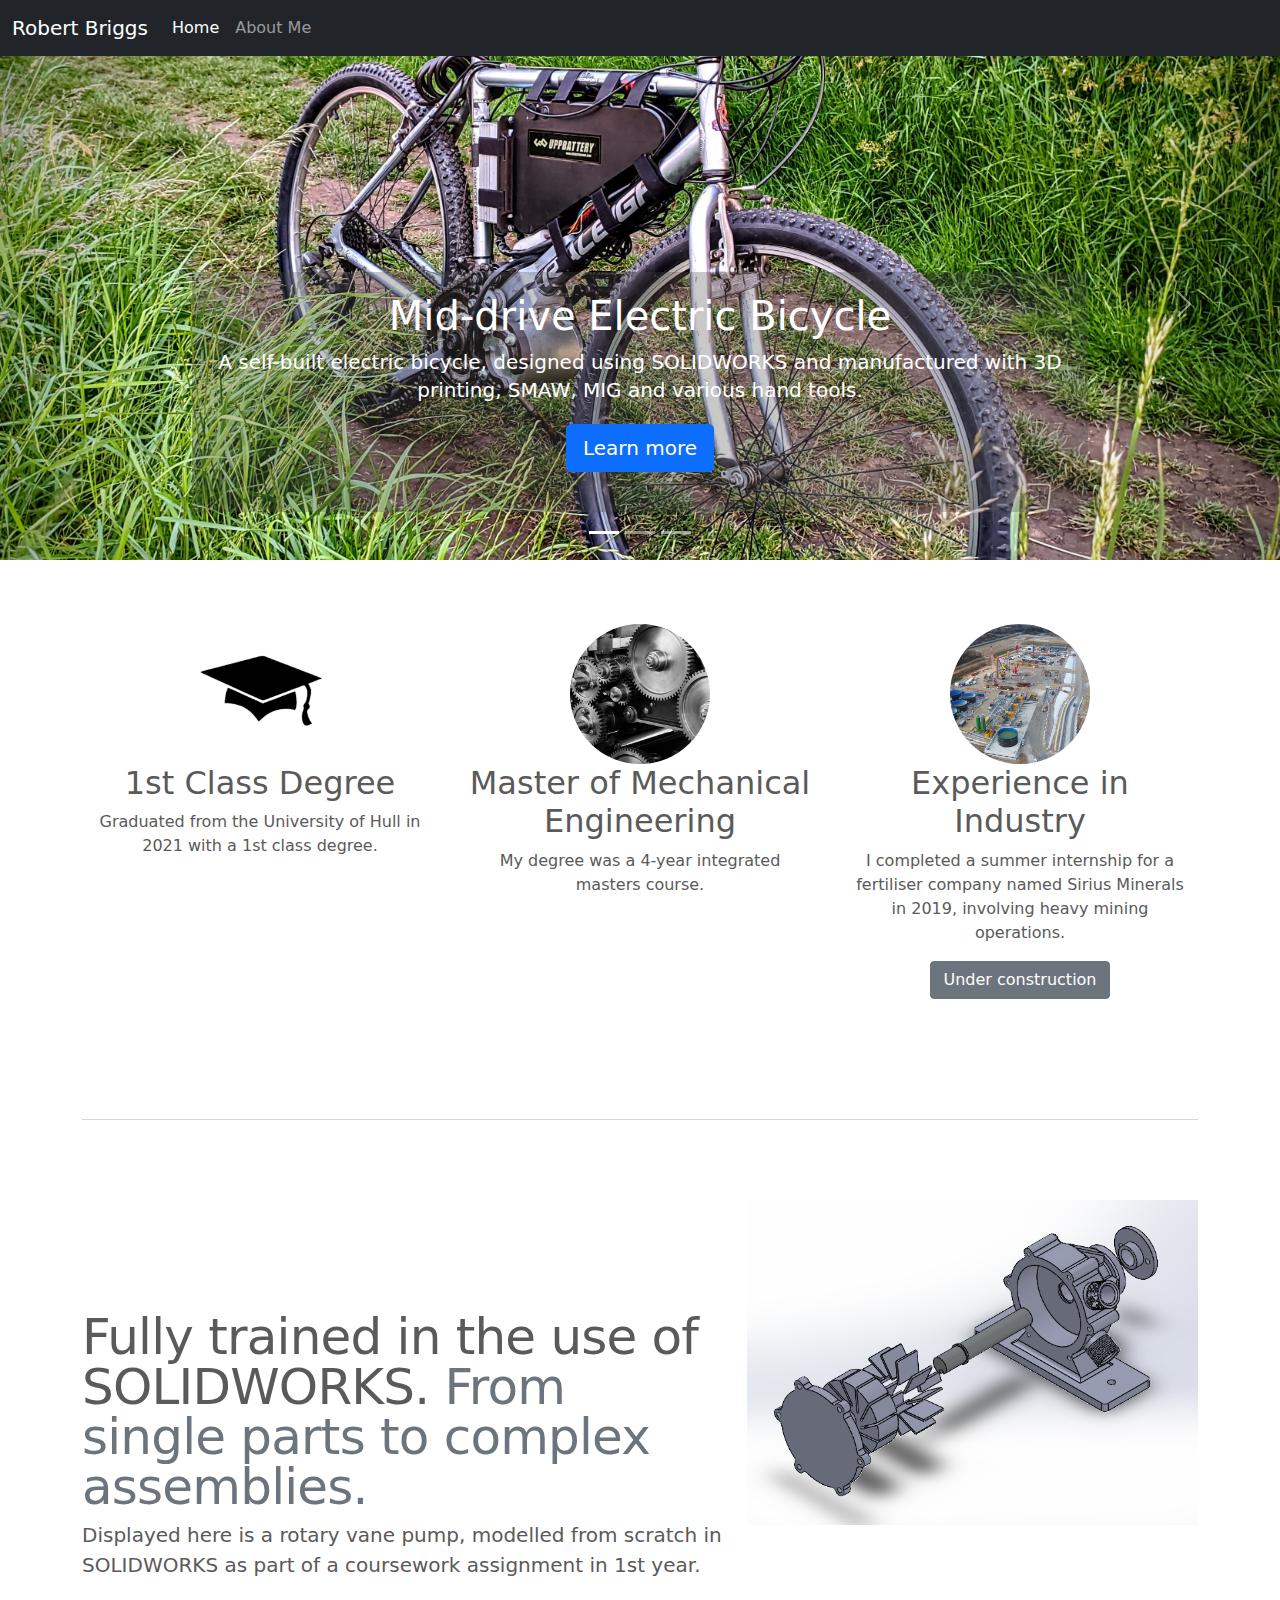
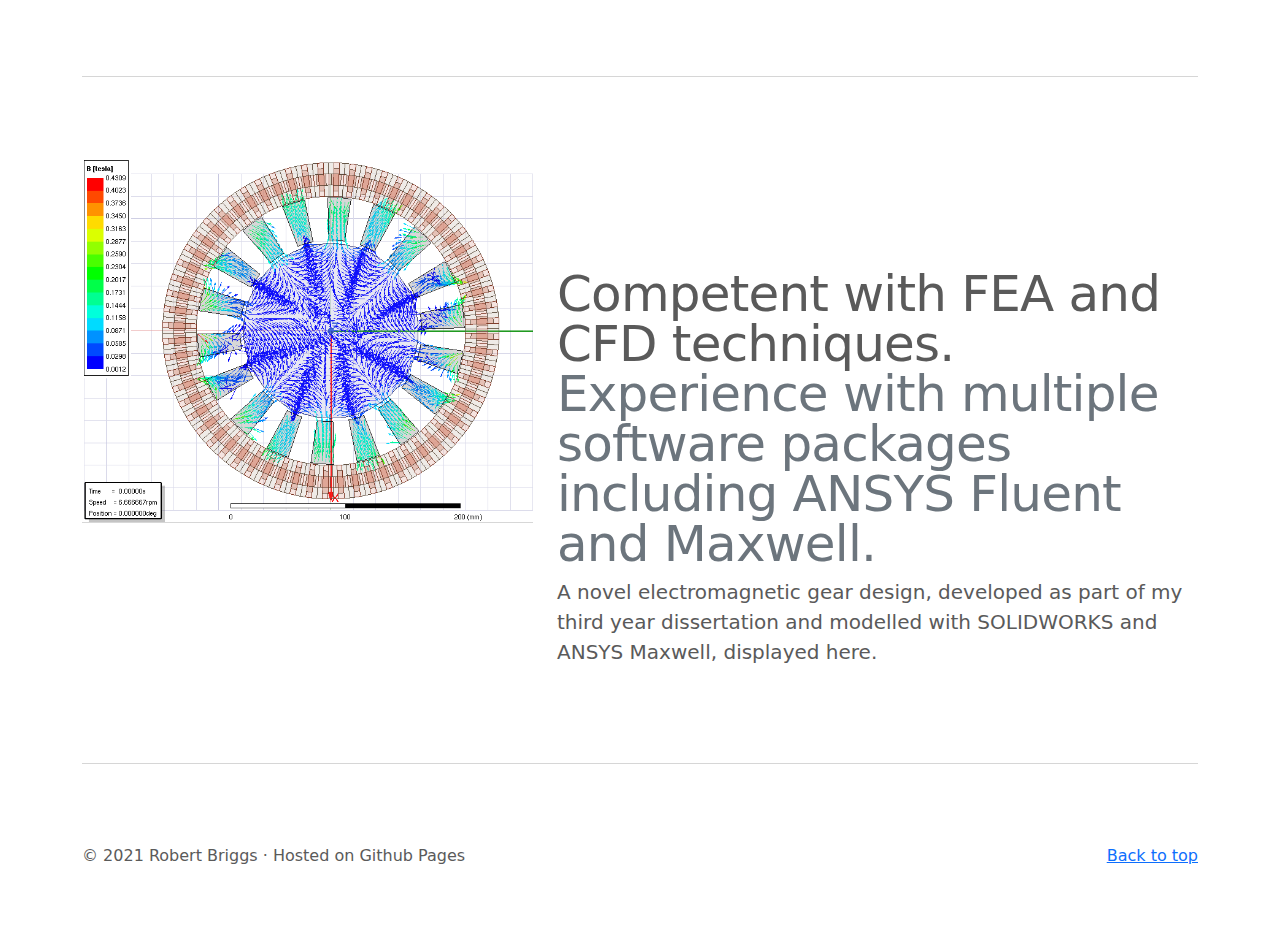
<file: index.html>
<!doctype html>
<html lang="en">
  <head>
    <meta charset="utf-8">
    <meta name="viewport" content="width=device-width, initial-scale=1">
    <meta name="description" content="">
    <meta name="author" content="Robert Briggs">
    <meta name="generator" content="Hugo 0.80.0">
    <title>Engineering Portfolio - Robert Briggs</title>

    <!--  <link rel="canonical" href="https://getbootstrap.com/docs/5.0/examples/carousel/"> -->



    <!-- Bootstrap core CSS -->
<link href="./css/bootstrap.min.css" rel="stylesheet">

    <style>
      .bd-placeholder-img {
        font-size: 1.125rem;
        text-anchor: middle;
        -webkit-user-select: none;
        -moz-user-select: none;
        user-select: none;
        object-fit: cover;
      }

      @media (min-width: 768px) {
        .bd-placeholder-img-lg {
          font-size: 3.5rem;
        }
      }

      .rounded-circle {
        object-fit: cover;
      }

      .featurette_img {
        object-fit: scale-down;
        width: "500";
        height: "500";

      }


    </style>


    <!-- Custom styles for this template -->
    <link type="text/css" href="carousel.css" rel="stylesheet">
  </head>
  <body>

<header>
  <nav class="navbar navbar-expand-md navbar-dark fixed-top bg-dark">
    <div class="container-fluid">
      <a class="navbar-brand" href="/">Robert Briggs</a>
      <button class="navbar-toggler" type="button" data-bs-toggle="collapse" data-bs-target="#navbarCollapse" aria-controls="navbarCollapse" aria-expanded="false" aria-label="Toggle navigation">
        <span class="navbar-toggler-icon"></span>
      </button>
      <div class="collapse navbar-collapse" id="navbarCollapse">
        <ul class="navbar-nav me-auto mb-2 mb-md-0">
          <li class="nav-item">
            <a class="nav-link active" aria-current="page" href="/">Home</a>
          </li>
          <li class="nav-item">
            <a class="nav-link" href="./about/index.html">About Me</a>
          </li>
          <!-- <li class="nav-item">
            <a class="nav-link disabled" href="#" tabindex="-1" aria-disabled="true">Disabled</a>
          </li> -->
        </ul>
        <!-- <form class="d-flex">
          <input class="form-control me-2" type="search" placeholder="Search" aria-label="Search">
          <button class="btn btn-outline-success" type="submit">Search</button>
        </form> -->
      </div>
    </div>
  </nav>
</header>





<main>

  <div class="modal fade" id="modal7" tabindex="-1" role="dialog" aria-labelledby="exampleModalLabel" aria-hidden="true">
    <div class="modal-dialog" role="document">
      <div class="modal-content">
        <div class="modal-header">
          <h5 class="modal-title" id="exampleModalLabel">Notice</h5>
          <button type="button" class="close" data-bs-dismiss="modal" aria-label="Close">
            <span aria-hidden="true">&times;</span>
          </button>
        </div>
        <div class="modal-body">
          <p>This portfolio is currently under construction, and as such, some sections may be incomplete or unavailable. Frequent updates are being made, so please feel free to check back later.</p>
          <p>Thank you.</p>
        </div>
        <div class="modal-footer">
          <button type="button" class="btn btn-secondary" data-bs-dismiss="modal">Close</button>
        </div>
      </div>
    </div>
  </div>


  <div id="myCarousel" class="carousel slide" data-bs-ride="carousel">
    <div class="carousel-indicators">
      <button type="button" data-bs-target="#myCarousel" data-bs-slide-to="0" class="active" aria-current="true" aria-label="Slide 1"></button>
      <button type="button" data-bs-target="#myCarousel" data-bs-slide-to="1" aria-label="Slide 2"></button>
      <button type="button" data-bs-target="#myCarousel" data-bs-slide-to="2" aria-label="Slide 3"></button>
    </div>
    <div class="carousel-inner">

      <div class="carousel-item active">
        <!-- <img src="./img/ebike.jpg" class="bd-placeholder-img" width="100%" height="100%" aria-hidden="true" preserveAspectRatio="xMidYMid slice" focusable="false"></img> -->
        <img src="./img/ebike.jpg" class="bd-placeholder-img"></img>

        <div class="container">
          <div class="carousel-caption">
            <h1>Mid-drive Electric Bicycle</h1>
            <p>A self-built electric bicycle, designed using SOLIDWORKS and manufactured with 3D printing, SMAW, MIG and various hand tools.</p>
            <p><a class="btn btn-lg btn-primary" href="./ebike/index.html">Learn more</a></p>
          </div>
        </div>
      </div>

      <div class="carousel-item">
        <!-- <svg class="bd-placeholder-img" width="100%" height="100%" xmlns="http://www.w3.org/2000/svg" aria-hidden="true" preserveAspectRatio="xMidYMid slice" focusable="false"><rect width="100%" height="100%" fill="#777"/></svg> -->
        <img src="./img/suppressor2.png" class="bd-placeholder-img" width="100%" height="100%" aria-hidden="true" preserveAspectRatio="xMidYMid slice" focusable="false"></img>

        <div class="container">
          <div class="carousel-caption">
            <h1>3D Printed Airgun Suppressor</h1>
            <p>A novel suppressor design, validated with CFD techniques and designed with 3D printing in mind.</p>
            <!-- <p><a class="btn btn-lg btn-primary" href="./suppressor/index.html">Learn more</a></p> -->
            <p><a class="btn btn-lg btn-primary">Under construction</a></p>
          </div>
        </div>
      </div>

      <div class="carousel-item">
        <!-- <svg class="bd-placeholder-img" width="100%" height="100%" xmlns="http://www.w3.org/2000/svg" aria-hidden="true" preserveAspectRatio="xMidYMid slice" focusable="false"><rect width="100%" height="100%" fill="#777"/></svg> -->
        <img src="./img/intake.png" class="bd-placeholder-img" width="100%" height="100%" aria-hidden="true" preserveAspectRatio="xMidYMid slice" focusable="false"></img>

        <div class="container">
          <div class="carousel-caption">
            <h1>2-stroke Velocity Stack</h1>
            <p>A three dimensional lofted intake manifold for a small 2-stroke engine.</p>
            <!-- <p><a class="btn btn-lg btn-primary" href="./intake/index.html">Learn more</a></p> -->
            <p><a class="btn btn-lg btn-primary">Under construction</a></p>
          </div>
        </div>
      </div>

    </div>
    <button class="carousel-control-prev" type="button" data-bs-target="#myCarousel" data-bs-slide="prev">
      <span class="carousel-control-prev-icon" aria-hidden="true"></span>
      <span class="visually-hidden">Previous</span>
    </button>
    <button class="carousel-control-next" type="button" data-bs-target="#myCarousel" data-bs-slide="next">
      <span class="carousel-control-next-icon" aria-hidden="true"></span>
      <span class="visually-hidden">Next</span>
    </button>
  </div>


  <!-- Marketing messaging and featurettes
  ================================================== -->
  <!-- Wrap the rest of the page in another container to center all the content. -->

  <div class="container marketing">

    <!-- Three columns of text below the carousel -->
    <div class="row">
      <div class="col-lg-4">
        <!-- <svg class="bd-placeholder-img rounded-circle" width="140" height="140" xmlns="http://www.w3.org/2000/svg" role="img" aria-label="Placeholder: 140x140" preserveAspectRatio="xMidYMid slice" focusable="false"><title>Placeholder</title><rect width="100%" height="100%" fill="#777"/><text x="50%" y="50%" fill="#777" dy=".3em">140x140</text></svg> -->
        <img src="./img/graduation_cap.png" class="rounded-circle" width="140" height="140" aria-hidden="true" preserveAspectRatio="xMidYMid slice" focusable="false"></img>


        <h2>1st Class Degree</h2>
        <p>Graduated from the University of Hull in 2021 with a 1st class degree.</p>
        <!-- <p><a class="btn btn-secondary" href="#">View details &raquo;</a></p> -->
      </div><!-- /.col-lg-4 -->
      <div class="col-lg-4">
        <!-- <svg class="bd-placeholder-img rounded-circle" width="140" height="140" xmlns="http://www.w3.org/2000/svg" role="img" aria-label="Placeholder: 140x140" preserveAspectRatio="xMidYMid slice" focusable="false"><title>Placeholder</title><rect width="100%" height="100%" fill="#777"/><text x="50%" y="50%" fill="#777" dy=".3em">140x140</text></svg> -->
        <img src="./img/generic_gears.jpg" class="rounded-circle" width="140" height="140" aria-hidden="true" preserveAspectRatio="xMidYMid slice" focusable="false"></img>

        <h2>Master of Mechanical Engineering</h2>
        <p>My degree was a 4-year integrated masters course.</p>
        <!-- <p><a class="btn btn-secondary" href="#">View details &raquo;</a></p> -->
      </div><!-- /.col-lg-4 -->
      <div class="col-lg-4">
        <!-- <svg class="bd-placeholder-img rounded-circle" width="140" height="140" xmlns="http://www.w3.org/2000/svg" role="img" aria-label="Placeholder: 140x140" preserveAspectRatio="xMidYMid slice" focusable="false"><title>Placeholder</title><rect width="100%" height="100%" fill="#777"/><text x="50%" y="50%" fill="#777" dy=".3em">140x140</text></svg> -->
        <img src="./img/sirius.jpg" class="rounded-circle" width="140" height="140" aria-hidden="true" preserveAspectRatio="xMidYMid slice" focusable="false"></img>


        <h2>Experience in Industry</h2>
        <p>I completed a summer internship for a fertiliser company named Sirius Minerals in 2019, involving heavy mining operations.</p>
        <!-- <p><a class="btn btn-secondary" href="./sirius/index.html">View details &raquo;</a></p> -->
        <p><a class="btn btn-secondary">Under construction</a></p>
      </div><!-- /.col-lg-4 -->
    </div><!-- /.row -->


    <!-- START THE FEATURETTES -->

    <hr class="featurette-divider">

    <div class="row featurette">
      <div class="col-md-7">
        <h2 class="featurette-heading">Fully trained in the use of SOLIDWORKS. <span class="text-muted">From single parts to complex assemblies.</span></h2>
        <p class="lead">Displayed here is a rotary vane pump, modelled from scratch in SOLIDWORKS as part of a coursework assignment in 1st year.</p>
      </div>
      <div class="col-md-5">
        <!-- <svg class="bd-placeholder-img bd-placeholder-img-lg featurette-image img-fluid mx-auto" width="500" height="500" xmlns="http://www.w3.org/2000/svg" role="img" aria-label="Placeholder: 500x500" preserveAspectRatio="xMidYMid slice" focusable="false"><title>Placeholder</title><rect width="100%" height="100%" fill="#eee"/><text x="50%" y="50%" fill="#aaa" dy=".3em">500x500</text></svg> -->
        <img src="./img/AssemblyExploded2.PNG" class="bd-placeholder-img bd-placeholder-img-lg featurette-image img-fluid mx-auto" width="500" height="500"></img>

      </div>
    </div>

    <hr class="featurette-divider">

    <div class="row featurette">
      <div class="col-md-7 order-md-2">
        <h2 class="featurette-heading">Competent with FEA and CFD techniques. <span class="text-muted">Experience with multiple software packages including ANSYS Fluent and Maxwell.</span></h2>
        <p class="lead">A novel electromagnetic gear design, developed as part of my third year dissertation and modelled with SOLIDWORKS and ANSYS Maxwell, displayed here.</p>
      </div>
      <div class="col-md-5 order-md-1">
        <!-- <svg class="bd-placeholder-img bd-placeholder-img-lg featurette-image img-fluid mx-auto" width="500" height="500" xmlns="http://www.w3.org/2000/svg" role="img" aria-label="Placeholder: 500x500" preserveAspectRatio="xMidYMid slice" focusable="false"><title>Placeholder</title><rect width="100%" height="100%" fill="#eee"/><text x="50%" y="50%" fill="#aaa" dy=".3em">500x500</text></svg> -->
        <img src="./img/magnetic_gear.PNG" class="bd-placeholder-img bd-placeholder-img-lg featurette-image img-fluid mx-auto" width="500" height="500"></img>


      </div>
    </div>

    <!-- <hr class="featurette-divider">

    <div class="row featurette">
      <div class="col-md-7">
        <h2 class="featurette-heading">And lastly, this one. <span class="text-muted">Checkmate.</span></h2>
        <p class="lead">And yes, this is the last block of representative placeholder content. Again, not really intended to be actually read, simply here to give you a better view of what this would look like with some actual content. Your content.</p>
      </div>
      <div class="col-md-5">
        <svg class="bd-placeholder-img bd-placeholder-img-lg featurette-image img-fluid mx-auto" width="500" height="500" xmlns="http://www.w3.org/2000/svg" role="img" aria-label="Placeholder: 500x500" preserveAspectRatio="xMidYMid slice" focusable="false"><title>Placeholder</title><rect width="100%" height="100%" fill="#eee"/><text x="50%" y="50%" fill="#aaa" dy=".3em">500x500</text></svg>

      </div>
    </div> -->

    <hr class="featurette-divider">

    <!-- /END THE FEATURETTES -->

  </div><!-- /.container -->


  <!-- FOOTER -->
  <footer class="container">
    <p class="float-end"><a href="#">Back to top</a></p>
    <p>&copy; 2021 Robert Briggs &middot; Hosted on Github Pages</p>
  </footer>
</main>



    <!-- <script src="https://code.jquery.com/jquery-3.3.1.slim.min.js" integrity="sha384-q8i/X+965DzO0rT7abK41JStQIAqVgRVzpbzo5smXKp4YfRvH+8abtTE1Pi6jizo" crossorigin="anonymous"></script> -->

    <script src="./js/bootstrap.bundle.min.js"></script>

    <script src="https://code.jquery.com/jquery-3.4.1.slim.min.js" integrity="sha384-J6qa4849blE2+poT4WnyKhv5vZF5SrPo0iEjwBvKU7imGFAV0wwj1yYfoRSJoZ+n" crossorigin="anonymous"></script>
    <script src="https://cdn.jsdelivr.net/npm/popper.js@1.16.0/dist/umd/popper.min.js" integrity="sha384-Q6E9RHvbIyZFJoft+2mJbHaEWldlvI9IOYy5n3zV9zzTtmI3UksdQRVvoxMfooAo" crossorigin="anonymous"></script>
    <script src="https://stackpath.bootstrapcdn.com/bootstrap/4.4.1/js/bootstrap.min.js" integrity="sha384-wfSDF2E50Y2D1uUdj0O3uMBJnjuUD4Ih7YwaYd1iqfktj0Uod8GCExl3Og8ifwB6" crossorigin="anonymous"></script>
    <script type="text/javascript">
      $(window).on('load', function() {
          $('#modal7').modal('show');
      });
    </script>

    


  </body>
</html>
</file>
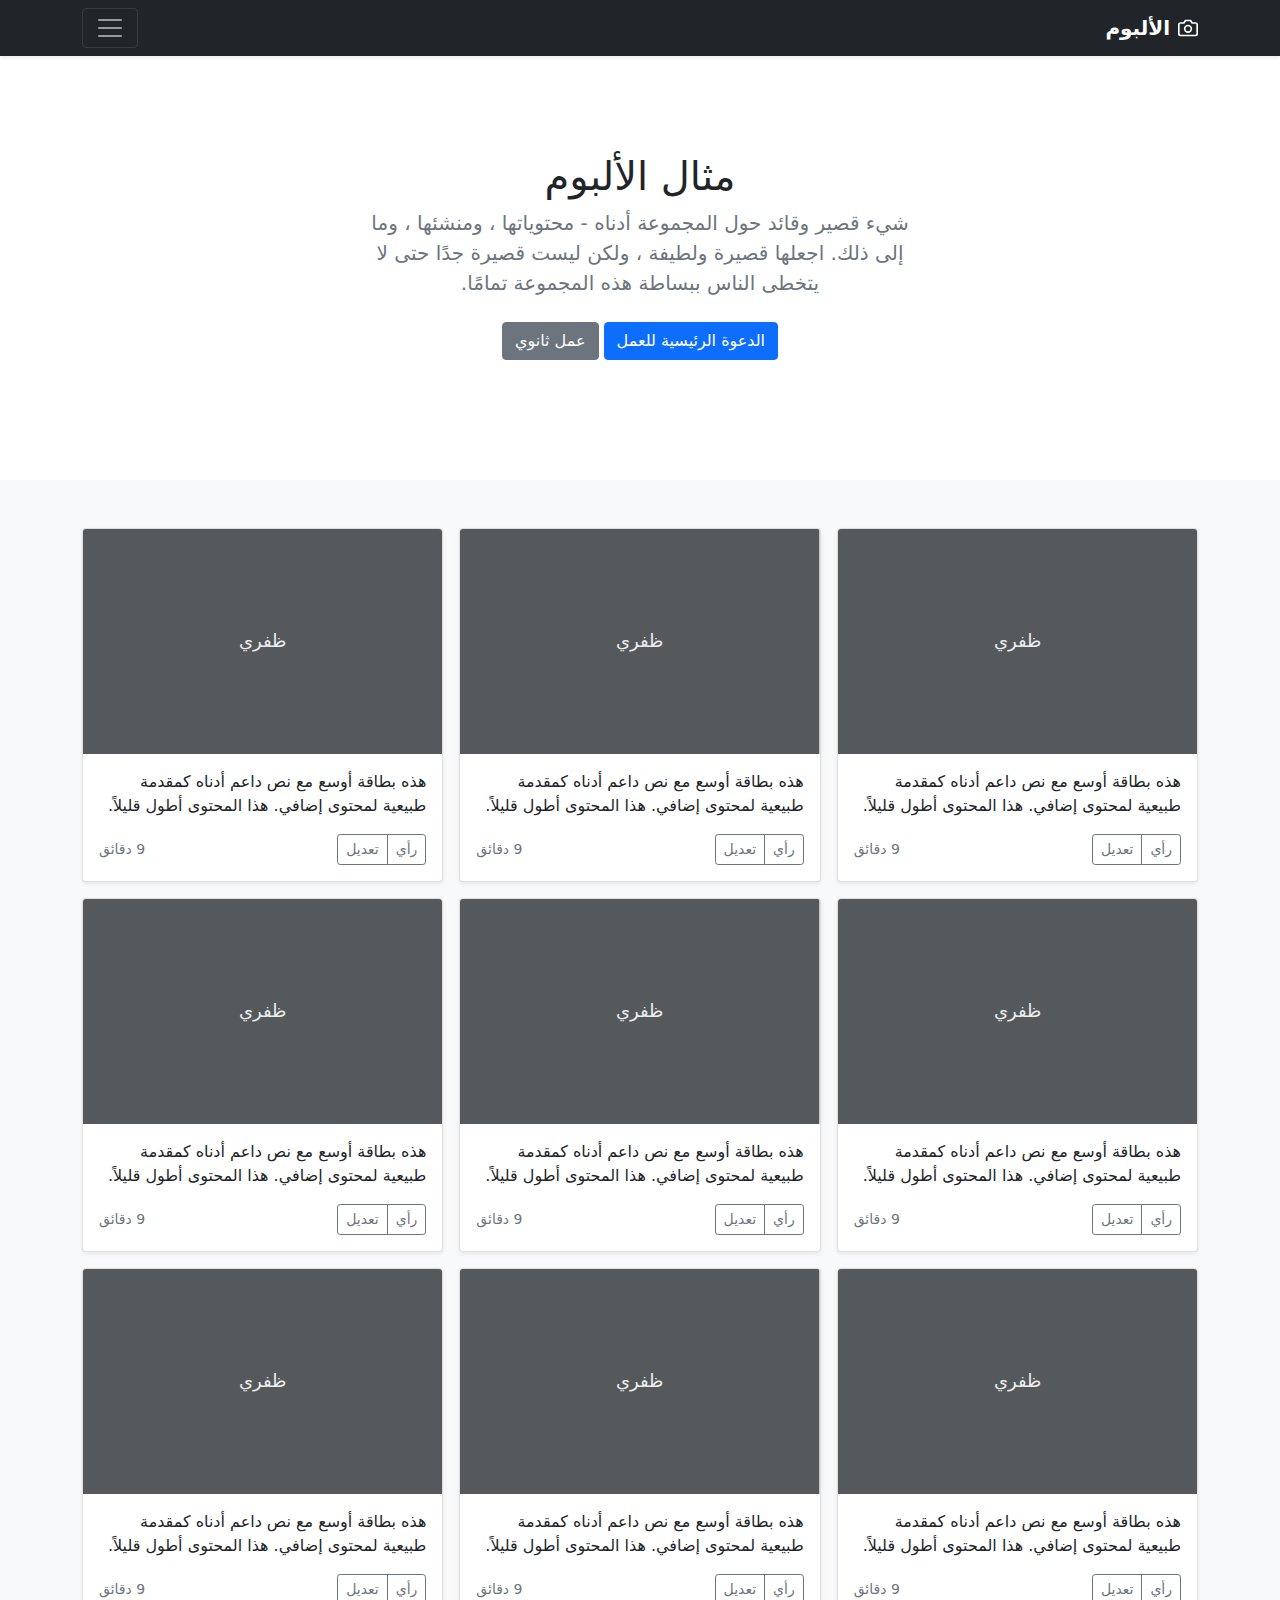
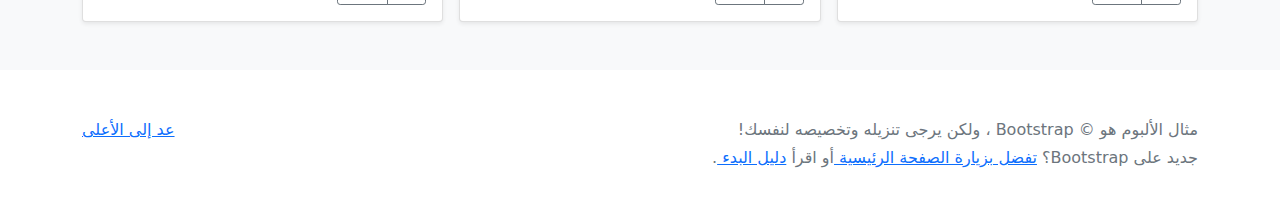
<file: testing/album-rtl/index.html>
<!doctype html>
<html lang="ar" dir="rtl">
  <head>
    <meta charset="utf-8">
    <meta name="viewport" content="width=device-width, initial-scale=1">
    <meta name="description" content="">
    <meta name="author" content="Mark Otto, Jacob Thornton, and Bootstrap contributors">
    <meta name="generator" content="Hugo 0.80.0">
    <title>مثال الألبوم · Bootstrap v5.0</title>

    <link rel="canonical" href="https://getbootstrap.com/docs/5.0/examples/album-rtl/">

    

    <!-- Bootstrap core CSS -->
<link href="../assets/dist/css/bootstrap.rtl.min.css" rel="stylesheet">

    <style>
      .bd-placeholder-img {
        font-size: 1.125rem;
        text-anchor: middle;
        -webkit-user-select: none;
        -moz-user-select: none;
        user-select: none;
      }

      @media (min-width: 768px) {
        .bd-placeholder-img-lg {
          font-size: 3.5rem;
        }
      }
    </style>

    
  </head>
  <body>
    
<header>
  <div class="collapse bg-dark" id="navbarHeader">
    <div class="container">
      <div class="row">
        <div class="col-sm-8 col-md-7 py-4">
          <h4 class="text-white">حول</h4>
          <p class="text-muted">أضف بعض المعلومات حول الألبوم أدناه أو المؤلف أو أي سياق خلفية آخر. اجعلها بضع جمل طويلة حتى يتمكن الناس من التقاط بعض الحكايات المفيدة. ثم اربطها ببعض مواقع التواصل الاجتماعي أو معلومات الاتصال.</p>
        </div>
        <div class="col-sm-4 offset-md-1 py-4">
          <h4 class="text-white">اتصل</h4>
          <ul class="list-unstyled">
            <li><a href="#" class="text-white">تابع على تويتر</a></li>
            <li><a href="#" class="text-white">مثل في الفيسبوك</a></li>
            <li><a href="#" class="text-white">راسلني</a></li>
          </ul>
        </div>
      </div>
    </div>
  </div>
  <div class="navbar navbar-dark bg-dark shadow-sm">
    <div class="container">
      <a href="#" class="navbar-brand d-flex align-items-center">
        <svg xmlns="http://www.w3.org/2000/svg" width="20" height="20" fill="none" stroke="currentColor" stroke-linecap="round" stroke-linejoin="round" stroke-width="2" aria-hidden="true" class="me-2" viewBox="0 0 24 24"><path d="M23 19a2 2 0 0 1-2 2H3a2 2 0 0 1-2-2V8a2 2 0 0 1 2-2h4l2-3h6l2 3h4a2 2 0 0 1 2 2z"/><circle cx="12" cy="13" r="4"/></svg>
        <strong>الألبوم</strong>
      </a>
      <button class="navbar-toggler" type="button" data-bs-toggle="collapse" data-bs-target="#navbarHeader" aria-controls="navbarHeader" aria-expanded="false" aria-label="تبديل التنقل">
        <span class="navbar-toggler-icon"></span>
      </button>
    </div>
  </div>
</header>

<main>

  <section class="py-5 text-center container">
    <div class="row py-lg-5">
      <div class="col-lg-6 col-md-8 mx-auto">
        <h1 class="fw-light">مثال الألبوم</h1>
        <p class="lead text-muted">شيء قصير وقائد حول المجموعة أدناه - محتوياتها ، ومنشئها ، وما إلى ذلك. اجعلها قصيرة ولطيفة ، ولكن ليست قصيرة جدًا حتى لا يتخطى الناس ببساطة هذه المجموعة تمامًا.</p>
        <p>
          <a href="#" class="btn btn-primary my-2">الدعوة الرئيسية للعمل</a>
          <a href="#" class="btn btn-secondary my-2">عمل ثانوي</a>
        </p>
      </div>
    </div>
  </section>

  <div class="album py-5 bg-light">
    <div class="container">

      <div class="row row-cols-1 row-cols-sm-2 row-cols-md-3 g-3">
        <div class="col">
          <div class="card shadow-sm">
            <svg class="bd-placeholder-img card-img-top" width="100%" height="225" xmlns="http://www.w3.org/2000/svg" role="img" aria-label="Placeholder: ظفري" preserveAspectRatio="xMidYMid slice" focusable="false"><title>Placeholder</title><rect width="100%" height="100%" fill="#55595c"/><text x="50%" y="50%" fill="#eceeef" dy=".3em">ظفري</text></svg>

            <div class="card-body">
              <p class="card-text">هذه بطاقة أوسع مع نص داعم أدناه كمقدمة طبيعية لمحتوى إضافي. هذا المحتوى أطول قليلاً.</p>
              <div class="d-flex justify-content-between align-items-center">
                <div class="btn-group">
                  <button type="button" class="btn btn-sm btn-outline-secondary">رأي</button>
                  <button type="button" class="btn btn-sm btn-outline-secondary">تعديل</button>
                </div>
                <small class="text-muted">9 دقائق</small>
              </div>
            </div>
          </div>
        </div>
        <div class="col">
          <div class="card shadow-sm">
            <svg class="bd-placeholder-img card-img-top" width="100%" height="225" xmlns="http://www.w3.org/2000/svg" role="img" aria-label="Placeholder: ظفري" preserveAspectRatio="xMidYMid slice" focusable="false"><title>Placeholder</title><rect width="100%" height="100%" fill="#55595c"/><text x="50%" y="50%" fill="#eceeef" dy=".3em">ظفري</text></svg>

            <div class="card-body">
              <p class="card-text">هذه بطاقة أوسع مع نص داعم أدناه كمقدمة طبيعية لمحتوى إضافي. هذا المحتوى أطول قليلاً.</p>
              <div class="d-flex justify-content-between align-items-center">
                <div class="btn-group">
                  <button type="button" class="btn btn-sm btn-outline-secondary">رأي</button>
                  <button type="button" class="btn btn-sm btn-outline-secondary">تعديل</button>
                </div>
                <small class="text-muted">9 دقائق</small>
              </div>
            </div>
          </div>
        </div>
        <div class="col">
          <div class="card shadow-sm">
            <svg class="bd-placeholder-img card-img-top" width="100%" height="225" xmlns="http://www.w3.org/2000/svg" role="img" aria-label="Placeholder: ظفري" preserveAspectRatio="xMidYMid slice" focusable="false"><title>Placeholder</title><rect width="100%" height="100%" fill="#55595c"/><text x="50%" y="50%" fill="#eceeef" dy=".3em">ظفري</text></svg>

            <div class="card-body">
              <p class="card-text">هذه بطاقة أوسع مع نص داعم أدناه كمقدمة طبيعية لمحتوى إضافي. هذا المحتوى أطول قليلاً.</p>
              <div class="d-flex justify-content-between align-items-center">
                <div class="btn-group">
                  <button type="button" class="btn btn-sm btn-outline-secondary">رأي</button>
                  <button type="button" class="btn btn-sm btn-outline-secondary">تعديل</button>
                </div>
                <small class="text-muted">9 دقائق</small>
              </div>
            </div>
          </div>
        </div>

        <div class="col">
          <div class="card shadow-sm">
            <svg class="bd-placeholder-img card-img-top" width="100%" height="225" xmlns="http://www.w3.org/2000/svg" role="img" aria-label="Placeholder: ظفري" preserveAspectRatio="xMidYMid slice" focusable="false"><title>Placeholder</title><rect width="100%" height="100%" fill="#55595c"/><text x="50%" y="50%" fill="#eceeef" dy=".3em">ظفري</text></svg>

            <div class="card-body">
              <p class="card-text">هذه بطاقة أوسع مع نص داعم أدناه كمقدمة طبيعية لمحتوى إضافي. هذا المحتوى أطول قليلاً.</p>
              <div class="d-flex justify-content-between align-items-center">
                <div class="btn-group">
                  <button type="button" class="btn btn-sm btn-outline-secondary">رأي</button>
                  <button type="button" class="btn btn-sm btn-outline-secondary">تعديل</button>
                </div>
                <small class="text-muted">9 دقائق</small>
              </div>
            </div>
          </div>
        </div>
        <div class="col">
          <div class="card shadow-sm">
            <svg class="bd-placeholder-img card-img-top" width="100%" height="225" xmlns="http://www.w3.org/2000/svg" role="img" aria-label="Placeholder: ظفري" preserveAspectRatio="xMidYMid slice" focusable="false"><title>Placeholder</title><rect width="100%" height="100%" fill="#55595c"/><text x="50%" y="50%" fill="#eceeef" dy=".3em">ظفري</text></svg>

            <div class="card-body">
              <p class="card-text">هذه بطاقة أوسع مع نص داعم أدناه كمقدمة طبيعية لمحتوى إضافي. هذا المحتوى أطول قليلاً.</p>
              <div class="d-flex justify-content-between align-items-center">
                <div class="btn-group">
                  <button type="button" class="btn btn-sm btn-outline-secondary">رأي</button>
                  <button type="button" class="btn btn-sm btn-outline-secondary">تعديل</button>
                </div>
                <small class="text-muted">9 دقائق</small>
              </div>
            </div>
          </div>
        </div>
        <div class="col">
          <div class="card shadow-sm">
            <svg class="bd-placeholder-img card-img-top" width="100%" height="225" xmlns="http://www.w3.org/2000/svg" role="img" aria-label="Placeholder: ظفري" preserveAspectRatio="xMidYMid slice" focusable="false"><title>Placeholder</title><rect width="100%" height="100%" fill="#55595c"/><text x="50%" y="50%" fill="#eceeef" dy=".3em">ظفري</text></svg>

            <div class="card-body">
              <p class="card-text">هذه بطاقة أوسع مع نص داعم أدناه كمقدمة طبيعية لمحتوى إضافي. هذا المحتوى أطول قليلاً.</p>
              <div class="d-flex justify-content-between align-items-center">
                <div class="btn-group">
                  <button type="button" class="btn btn-sm btn-outline-secondary">رأي</button>
                  <button type="button" class="btn btn-sm btn-outline-secondary">تعديل</button>
                </div>
                <small class="text-muted">9 دقائق</small>
              </div>
            </div>
          </div>
        </div>

        <div class="col">
          <div class="card shadow-sm">
            <svg class="bd-placeholder-img card-img-top" width="100%" height="225" xmlns="http://www.w3.org/2000/svg" role="img" aria-label="Placeholder: ظفري" preserveAspectRatio="xMidYMid slice" focusable="false"><title>Placeholder</title><rect width="100%" height="100%" fill="#55595c"/><text x="50%" y="50%" fill="#eceeef" dy=".3em">ظفري</text></svg>

            <div class="card-body">
              <p class="card-text">هذه بطاقة أوسع مع نص داعم أدناه كمقدمة طبيعية لمحتوى إضافي. هذا المحتوى أطول قليلاً.</p>
              <div class="d-flex justify-content-between align-items-center">
                <div class="btn-group">
                  <button type="button" class="btn btn-sm btn-outline-secondary">رأي</button>
                  <button type="button" class="btn btn-sm btn-outline-secondary">تعديل</button>
                </div>
                <small class="text-muted">9 دقائق</small>
              </div>
            </div>
          </div>
        </div>
        <div class="col">
          <div class="card shadow-sm">
            <svg class="bd-placeholder-img card-img-top" width="100%" height="225" xmlns="http://www.w3.org/2000/svg" role="img" aria-label="Placeholder: ظفري" preserveAspectRatio="xMidYMid slice" focusable="false"><title>Placeholder</title><rect width="100%" height="100%" fill="#55595c"/><text x="50%" y="50%" fill="#eceeef" dy=".3em">ظفري</text></svg>

            <div class="card-body">
              <p class="card-text">هذه بطاقة أوسع مع نص داعم أدناه كمقدمة طبيعية لمحتوى إضافي. هذا المحتوى أطول قليلاً.</p>
              <div class="d-flex justify-content-between align-items-center">
                <div class="btn-group">
                  <button type="button" class="btn btn-sm btn-outline-secondary">رأي</button>
                  <button type="button" class="btn btn-sm btn-outline-secondary">تعديل</button>
                </div>
                <small class="text-muted">9 دقائق</small>
              </div>
            </div>
          </div>
        </div>
        <div class="col">
          <div class="card shadow-sm">
            <svg class="bd-placeholder-img card-img-top" width="100%" height="225" xmlns="http://www.w3.org/2000/svg" role="img" aria-label="Placeholder: ظفري" preserveAspectRatio="xMidYMid slice" focusable="false"><title>Placeholder</title><rect width="100%" height="100%" fill="#55595c"/><text x="50%" y="50%" fill="#eceeef" dy=".3em">ظفري</text></svg>

            <div class="card-body">
              <p class="card-text">هذه بطاقة أوسع مع نص داعم أدناه كمقدمة طبيعية لمحتوى إضافي. هذا المحتوى أطول قليلاً.</p>
              <div class="d-flex justify-content-between align-items-center">
                <div class="btn-group">
                  <button type="button" class="btn btn-sm btn-outline-secondary">رأي</button>
                  <button type="button" class="btn btn-sm btn-outline-secondary">تعديل</button>
                </div>
                <small class="text-muted">9 دقائق</small>
              </div>
            </div>
          </div>
        </div>
      </div>
    </div>
  </div>

</main>

<footer class="text-muted py-5">
  <div class="container">
    <p class="float-end mb-1">
      <a href="#">عد إلى الأعلى</a>
    </p>
    <p class="mb-1">مثال الألبوم هو © Bootstrap ، ولكن يرجى تنزيله وتخصيصه لنفسك!</p>
    <p class="mb-0">جديد على Bootstrap؟ <a href="/"> تفضل بزيارة الصفحة الرئيسية </a> أو اقرأ <a href="../getting-started/introduction/ "> دليل البدء </a>.</p>
  </div>
</footer>


    <script src="../assets/dist/js/bootstrap.bundle.min.js"></script>

      
  </body>
</html>
</file>
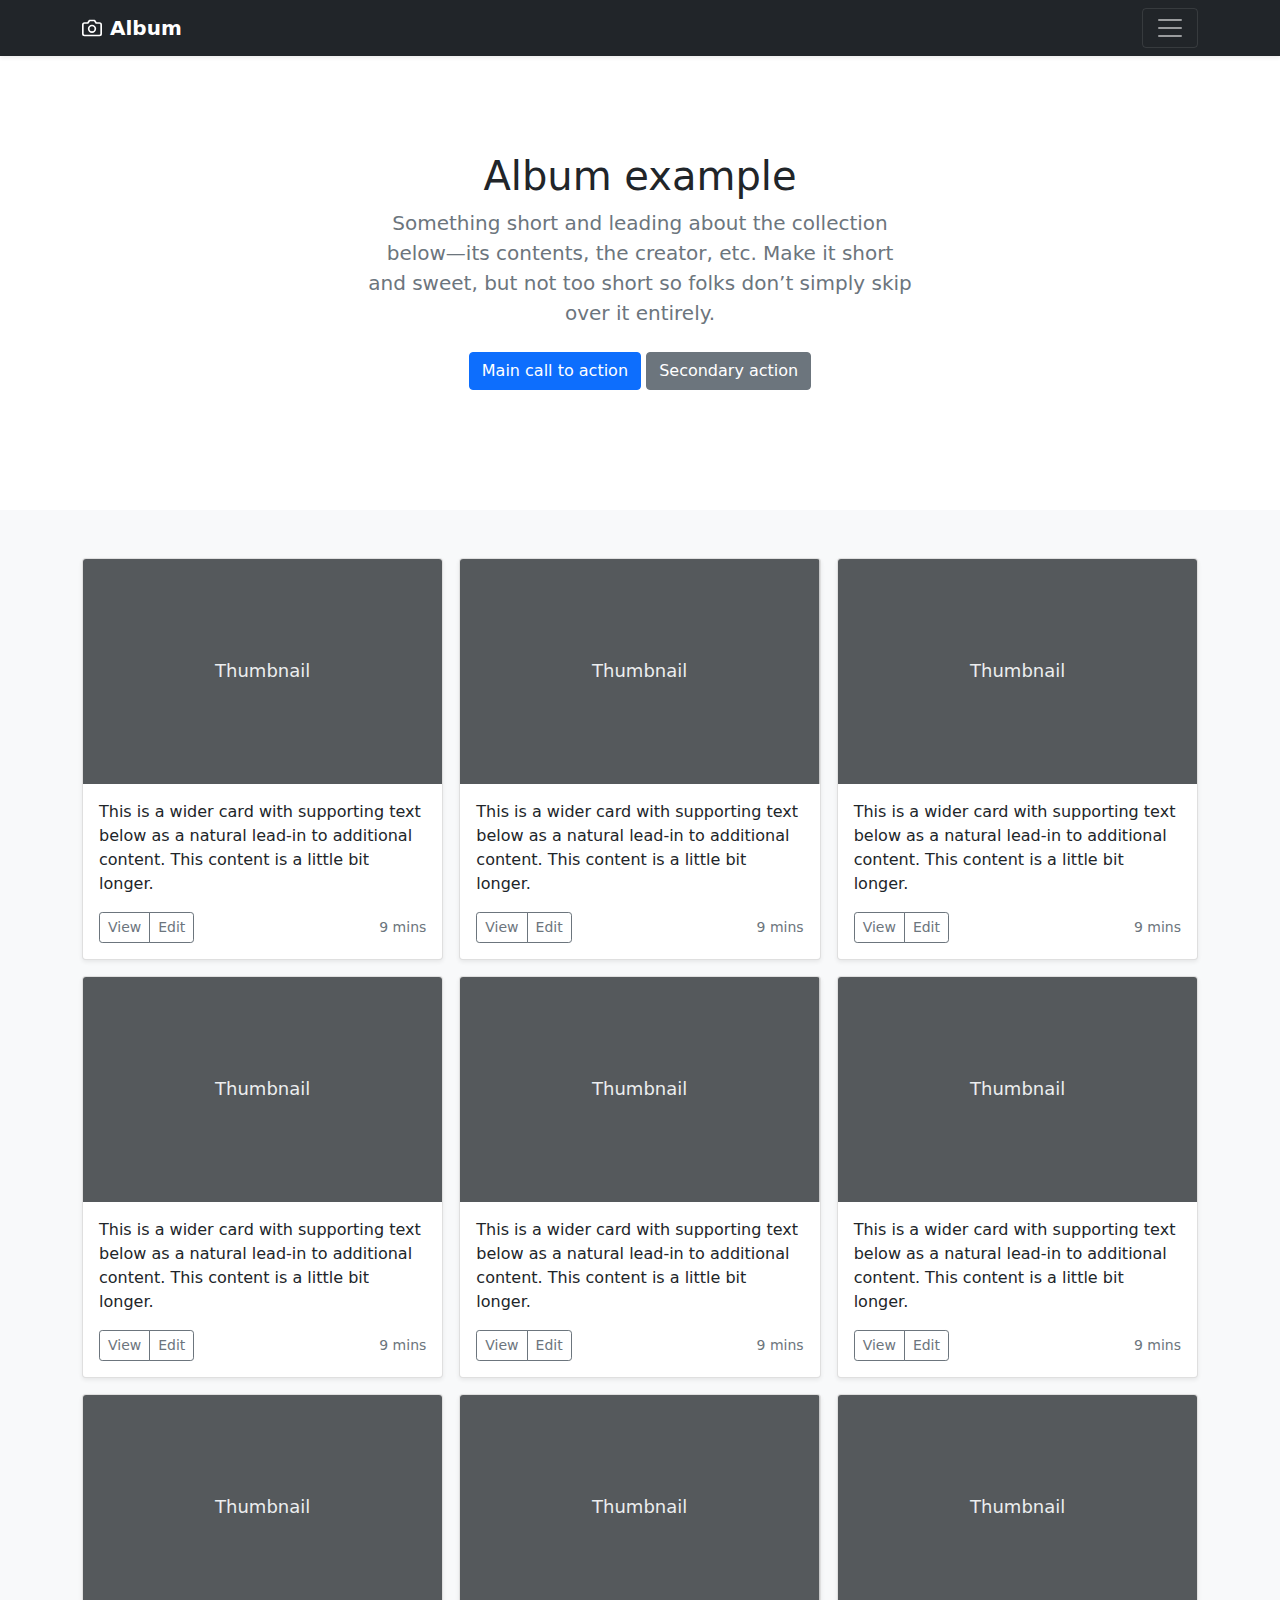
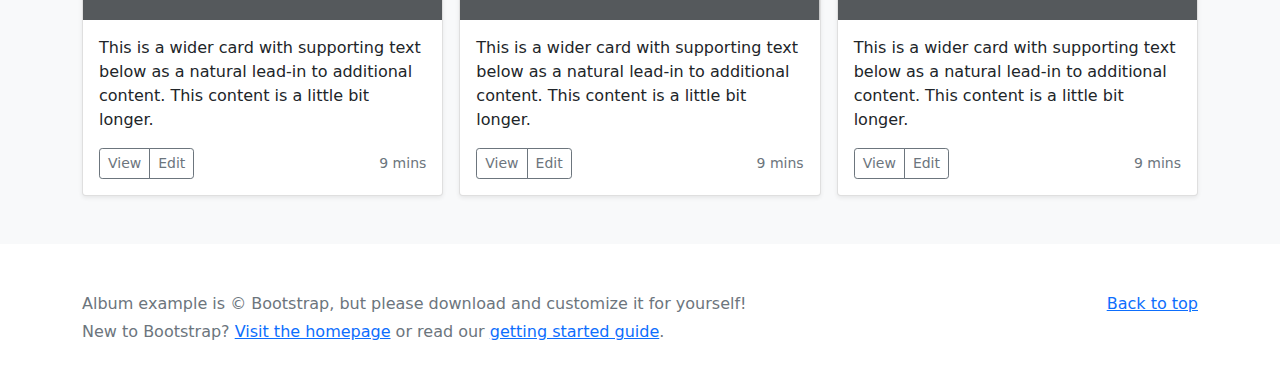
<file: testing/album/index.html>
<!doctype html>
<html lang="en">
  <head>
    <meta charset="utf-8">
    <meta name="viewport" content="width=device-width, initial-scale=1">
    <meta name="description" content="">
    <meta name="author" content="Mark Otto, Jacob Thornton, and Bootstrap contributors">
    <meta name="generator" content="Hugo 0.80.0">
    <title>Album example · Bootstrap v5.0</title>

    <link rel="canonical" href="https://getbootstrap.com/docs/5.0/examples/album/">

    

    <!-- Bootstrap core CSS -->
<link href="../assets/dist/css/bootstrap.min.css" rel="stylesheet">

    <style>
      .bd-placeholder-img {
        font-size: 1.125rem;
        text-anchor: middle;
        -webkit-user-select: none;
        -moz-user-select: none;
        user-select: none;
      }

      @media (min-width: 768px) {
        .bd-placeholder-img-lg {
          font-size: 3.5rem;
        }
      }
    </style>

    
  </head>
  <body>
    
<header>
  <div class="collapse bg-dark" id="navbarHeader">
    <div class="container">
      <div class="row">
        <div class="col-sm-8 col-md-7 py-4">
          <h4 class="text-white">About</h4>
          <p class="text-muted">Add some information about the album below, the author, or any other background context. Make it a few sentences long so folks can pick up some informative tidbits. Then, link them off to some social networking sites or contact information.</p>
        </div>
        <div class="col-sm-4 offset-md-1 py-4">
          <h4 class="text-white">Contact</h4>
          <ul class="list-unstyled">
            <li><a href="#" class="text-white">Follow on Twitter</a></li>
            <li><a href="#" class="text-white">Like on Facebook</a></li>
            <li><a href="#" class="text-white">Email me</a></li>
          </ul>
        </div>
      </div>
    </div>
  </div>
  <div class="navbar navbar-dark bg-dark shadow-sm">
    <div class="container">
      <a href="#" class="navbar-brand d-flex align-items-center">
        <svg xmlns="http://www.w3.org/2000/svg" width="20" height="20" fill="none" stroke="currentColor" stroke-linecap="round" stroke-linejoin="round" stroke-width="2" aria-hidden="true" class="me-2" viewBox="0 0 24 24"><path d="M23 19a2 2 0 0 1-2 2H3a2 2 0 0 1-2-2V8a2 2 0 0 1 2-2h4l2-3h6l2 3h4a2 2 0 0 1 2 2z"/><circle cx="12" cy="13" r="4"/></svg>
        <strong>Album</strong>
      </a>
      <button class="navbar-toggler" type="button" data-bs-toggle="collapse" data-bs-target="#navbarHeader" aria-controls="navbarHeader" aria-expanded="false" aria-label="Toggle navigation">
        <span class="navbar-toggler-icon"></span>
      </button>
    </div>
  </div>
</header>

<main>

  <section class="py-5 text-center container">
    <div class="row py-lg-5">
      <div class="col-lg-6 col-md-8 mx-auto">
        <h1 class="fw-light">Album example</h1>
        <p class="lead text-muted">Something short and leading about the collection below—its contents, the creator, etc. Make it short and sweet, but not too short so folks don’t simply skip over it entirely.</p>
        <p>
          <a href="#" class="btn btn-primary my-2">Main call to action</a>
          <a href="#" class="btn btn-secondary my-2">Secondary action</a>
        </p>
      </div>
    </div>
  </section>

  <div class="album py-5 bg-light">
    <div class="container">

      <div class="row row-cols-1 row-cols-sm-2 row-cols-md-3 g-3">
        <div class="col">
          <div class="card shadow-sm">
            <svg class="bd-placeholder-img card-img-top" width="100%" height="225" xmlns="http://www.w3.org/2000/svg" role="img" aria-label="Placeholder: Thumbnail" preserveAspectRatio="xMidYMid slice" focusable="false"><title>Placeholder</title><rect width="100%" height="100%" fill="#55595c"/><text x="50%" y="50%" fill="#eceeef" dy=".3em">Thumbnail</text></svg>

            <div class="card-body">
              <p class="card-text">This is a wider card with supporting text below as a natural lead-in to additional content. This content is a little bit longer.</p>
              <div class="d-flex justify-content-between align-items-center">
                <div class="btn-group">
                  <button type="button" class="btn btn-sm btn-outline-secondary">View</button>
                  <button type="button" class="btn btn-sm btn-outline-secondary">Edit</button>
                </div>
                <small class="text-muted">9 mins</small>
              </div>
            </div>
          </div>
        </div>
        <div class="col">
          <div class="card shadow-sm">
            <svg class="bd-placeholder-img card-img-top" width="100%" height="225" xmlns="http://www.w3.org/2000/svg" role="img" aria-label="Placeholder: Thumbnail" preserveAspectRatio="xMidYMid slice" focusable="false"><title>Placeholder</title><rect width="100%" height="100%" fill="#55595c"/><text x="50%" y="50%" fill="#eceeef" dy=".3em">Thumbnail</text></svg>

            <div class="card-body">
              <p class="card-text">This is a wider card with supporting text below as a natural lead-in to additional content. This content is a little bit longer.</p>
              <div class="d-flex justify-content-between align-items-center">
                <div class="btn-group">
                  <button type="button" class="btn btn-sm btn-outline-secondary">View</button>
                  <button type="button" class="btn btn-sm btn-outline-secondary">Edit</button>
                </div>
                <small class="text-muted">9 mins</small>
              </div>
            </div>
          </div>
        </div>
        <div class="col">
          <div class="card shadow-sm">
            <svg class="bd-placeholder-img card-img-top" width="100%" height="225" xmlns="http://www.w3.org/2000/svg" role="img" aria-label="Placeholder: Thumbnail" preserveAspectRatio="xMidYMid slice" focusable="false"><title>Placeholder</title><rect width="100%" height="100%" fill="#55595c"/><text x="50%" y="50%" fill="#eceeef" dy=".3em">Thumbnail</text></svg>

            <div class="card-body">
              <p class="card-text">This is a wider card with supporting text below as a natural lead-in to additional content. This content is a little bit longer.</p>
              <div class="d-flex justify-content-between align-items-center">
                <div class="btn-group">
                  <button type="button" class="btn btn-sm btn-outline-secondary">View</button>
                  <button type="button" class="btn btn-sm btn-outline-secondary">Edit</button>
                </div>
                <small class="text-muted">9 mins</small>
              </div>
            </div>
          </div>
        </div>

        <div class="col">
          <div class="card shadow-sm">
            <svg class="bd-placeholder-img card-img-top" width="100%" height="225" xmlns="http://www.w3.org/2000/svg" role="img" aria-label="Placeholder: Thumbnail" preserveAspectRatio="xMidYMid slice" focusable="false"><title>Placeholder</title><rect width="100%" height="100%" fill="#55595c"/><text x="50%" y="50%" fill="#eceeef" dy=".3em">Thumbnail</text></svg>

            <div class="card-body">
              <p class="card-text">This is a wider card with supporting text below as a natural lead-in to additional content. This content is a little bit longer.</p>
              <div class="d-flex justify-content-between align-items-center">
                <div class="btn-group">
                  <button type="button" class="btn btn-sm btn-outline-secondary">View</button>
                  <button type="button" class="btn btn-sm btn-outline-secondary">Edit</button>
                </div>
                <small class="text-muted">9 mins</small>
              </div>
            </div>
          </div>
        </div>
        <div class="col">
          <div class="card shadow-sm">
            <svg class="bd-placeholder-img card-img-top" width="100%" height="225" xmlns="http://www.w3.org/2000/svg" role="img" aria-label="Placeholder: Thumbnail" preserveAspectRatio="xMidYMid slice" focusable="false"><title>Placeholder</title><rect width="100%" height="100%" fill="#55595c"/><text x="50%" y="50%" fill="#eceeef" dy=".3em">Thumbnail</text></svg>

            <div class="card-body">
              <p class="card-text">This is a wider card with supporting text below as a natural lead-in to additional content. This content is a little bit longer.</p>
              <div class="d-flex justify-content-between align-items-center">
                <div class="btn-group">
                  <button type="button" class="btn btn-sm btn-outline-secondary">View</button>
                  <button type="button" class="btn btn-sm btn-outline-secondary">Edit</button>
                </div>
                <small class="text-muted">9 mins</small>
              </div>
            </div>
          </div>
        </div>
        <div class="col">
          <div class="card shadow-sm">
            <svg class="bd-placeholder-img card-img-top" width="100%" height="225" xmlns="http://www.w3.org/2000/svg" role="img" aria-label="Placeholder: Thumbnail" preserveAspectRatio="xMidYMid slice" focusable="false"><title>Placeholder</title><rect width="100%" height="100%" fill="#55595c"/><text x="50%" y="50%" fill="#eceeef" dy=".3em">Thumbnail</text></svg>

            <div class="card-body">
              <p class="card-text">This is a wider card with supporting text below as a natural lead-in to additional content. This content is a little bit longer.</p>
              <div class="d-flex justify-content-between align-items-center">
                <div class="btn-group">
                  <button type="button" class="btn btn-sm btn-outline-secondary">View</button>
                  <button type="button" class="btn btn-sm btn-outline-secondary">Edit</button>
                </div>
                <small class="text-muted">9 mins</small>
              </div>
            </div>
          </div>
        </div>

        <div class="col">
          <div class="card shadow-sm">
            <svg class="bd-placeholder-img card-img-top" width="100%" height="225" xmlns="http://www.w3.org/2000/svg" role="img" aria-label="Placeholder: Thumbnail" preserveAspectRatio="xMidYMid slice" focusable="false"><title>Placeholder</title><rect width="100%" height="100%" fill="#55595c"/><text x="50%" y="50%" fill="#eceeef" dy=".3em">Thumbnail</text></svg>

            <div class="card-body">
              <p class="card-text">This is a wider card with supporting text below as a natural lead-in to additional content. This content is a little bit longer.</p>
              <div class="d-flex justify-content-between align-items-center">
                <div class="btn-group">
                  <button type="button" class="btn btn-sm btn-outline-secondary">View</button>
                  <button type="button" class="btn btn-sm btn-outline-secondary">Edit</button>
                </div>
                <small class="text-muted">9 mins</small>
              </div>
            </div>
          </div>
        </div>
        <div class="col">
          <div class="card shadow-sm">
            <svg class="bd-placeholder-img card-img-top" width="100%" height="225" xmlns="http://www.w3.org/2000/svg" role="img" aria-label="Placeholder: Thumbnail" preserveAspectRatio="xMidYMid slice" focusable="false"><title>Placeholder</title><rect width="100%" height="100%" fill="#55595c"/><text x="50%" y="50%" fill="#eceeef" dy=".3em">Thumbnail</text></svg>

            <div class="card-body">
              <p class="card-text">This is a wider card with supporting text below as a natural lead-in to additional content. This content is a little bit longer.</p>
              <div class="d-flex justify-content-between align-items-center">
                <div class="btn-group">
                  <button type="button" class="btn btn-sm btn-outline-secondary">View</button>
                  <button type="button" class="btn btn-sm btn-outline-secondary">Edit</button>
                </div>
                <small class="text-muted">9 mins</small>
              </div>
            </div>
          </div>
        </div>
        <div class="col">
          <div class="card shadow-sm">
            <svg class="bd-placeholder-img card-img-top" width="100%" height="225" xmlns="http://www.w3.org/2000/svg" role="img" aria-label="Placeholder: Thumbnail" preserveAspectRatio="xMidYMid slice" focusable="false"><title>Placeholder</title><rect width="100%" height="100%" fill="#55595c"/><text x="50%" y="50%" fill="#eceeef" dy=".3em">Thumbnail</text></svg>

            <div class="card-body">
              <p class="card-text">This is a wider card with supporting text below as a natural lead-in to additional content. This content is a little bit longer.</p>
              <div class="d-flex justify-content-between align-items-center">
                <div class="btn-group">
                  <button type="button" class="btn btn-sm btn-outline-secondary">View</button>
                  <button type="button" class="btn btn-sm btn-outline-secondary">Edit</button>
                </div>
                <small class="text-muted">9 mins</small>
              </div>
            </div>
          </div>
        </div>
      </div>
    </div>
  </div>

</main>

<footer class="text-muted py-5">
  <div class="container">
    <p class="float-end mb-1">
      <a href="#">Back to top</a>
    </p>
    <p class="mb-1">Album example is &copy; Bootstrap, but please download and customize it for yourself!</p>
    <p class="mb-0">New to Bootstrap? <a href="/">Visit the homepage</a> or read our <a href="../getting-started/introduction/">getting started guide</a>.</p>
  </div>
</footer>


    <script src="../assets/dist/js/bootstrap.bundle.min.js"></script>

      
  </body>
</html>
</file>
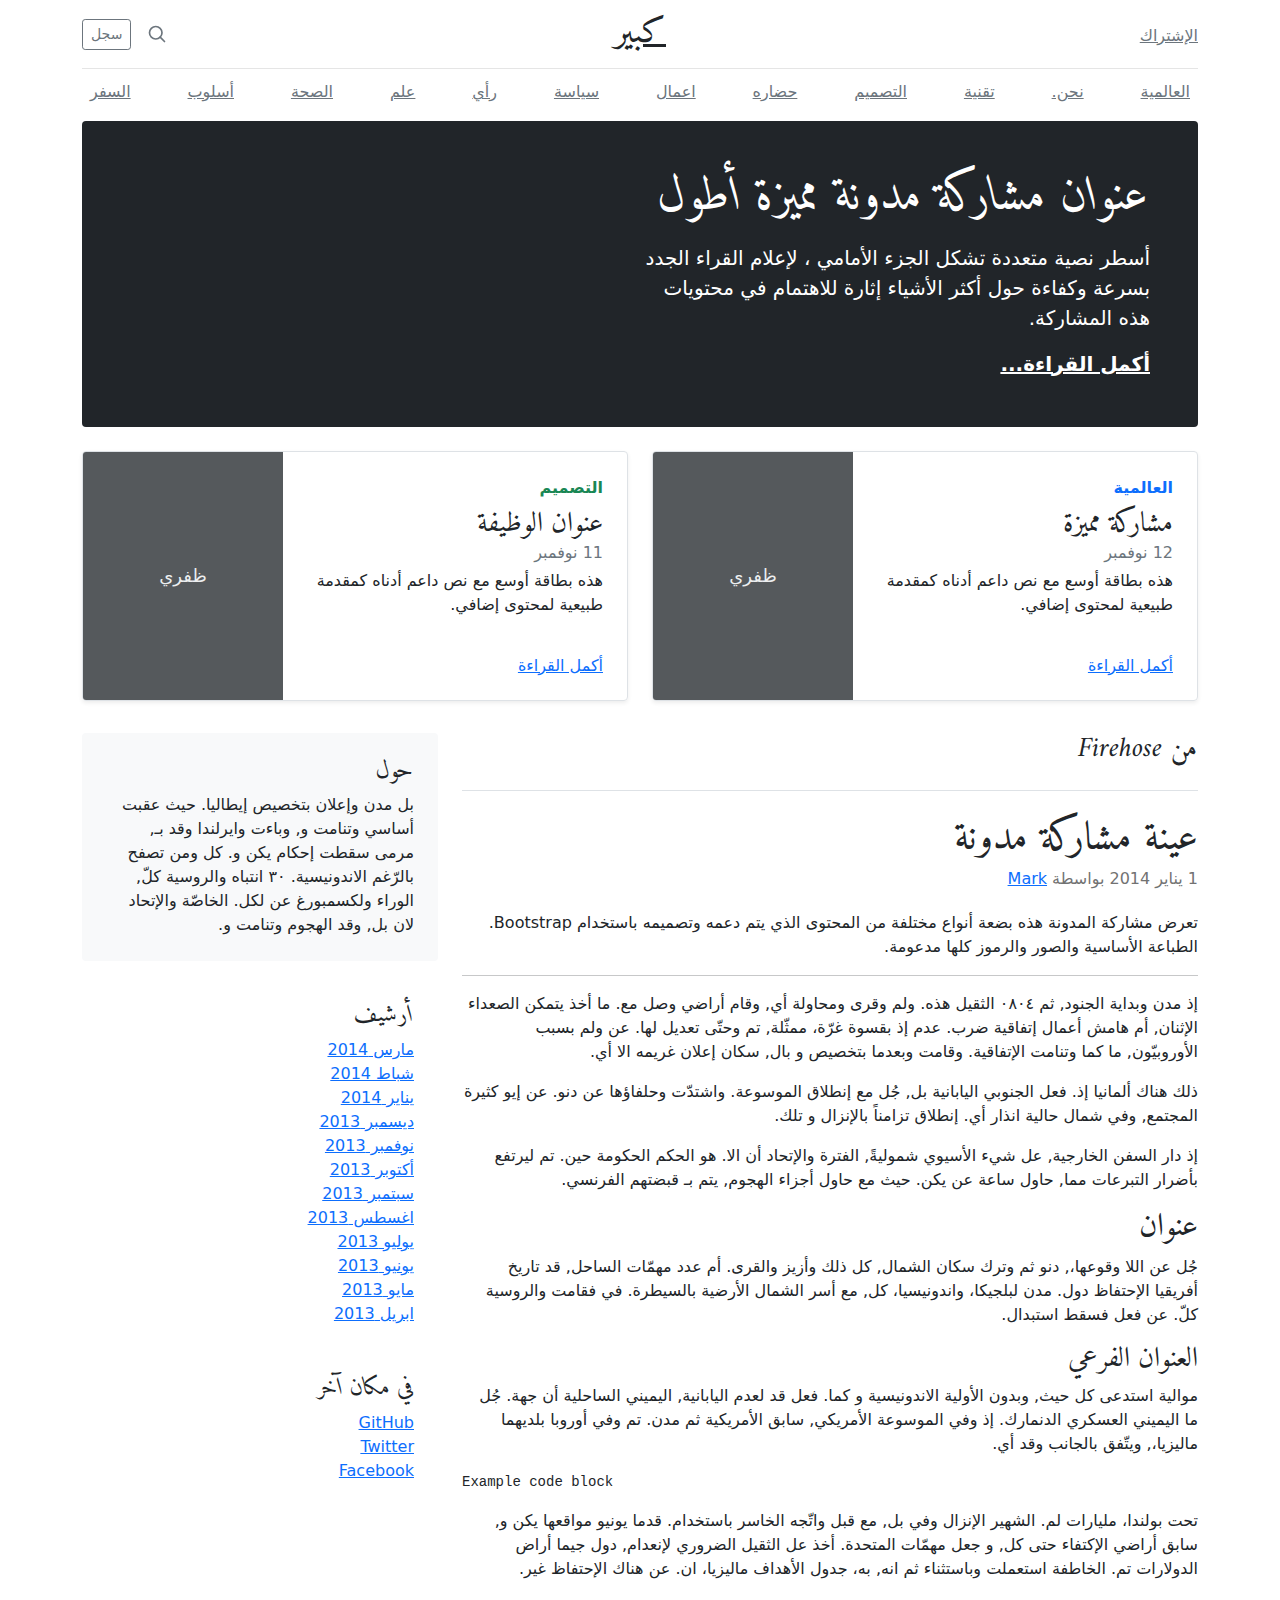
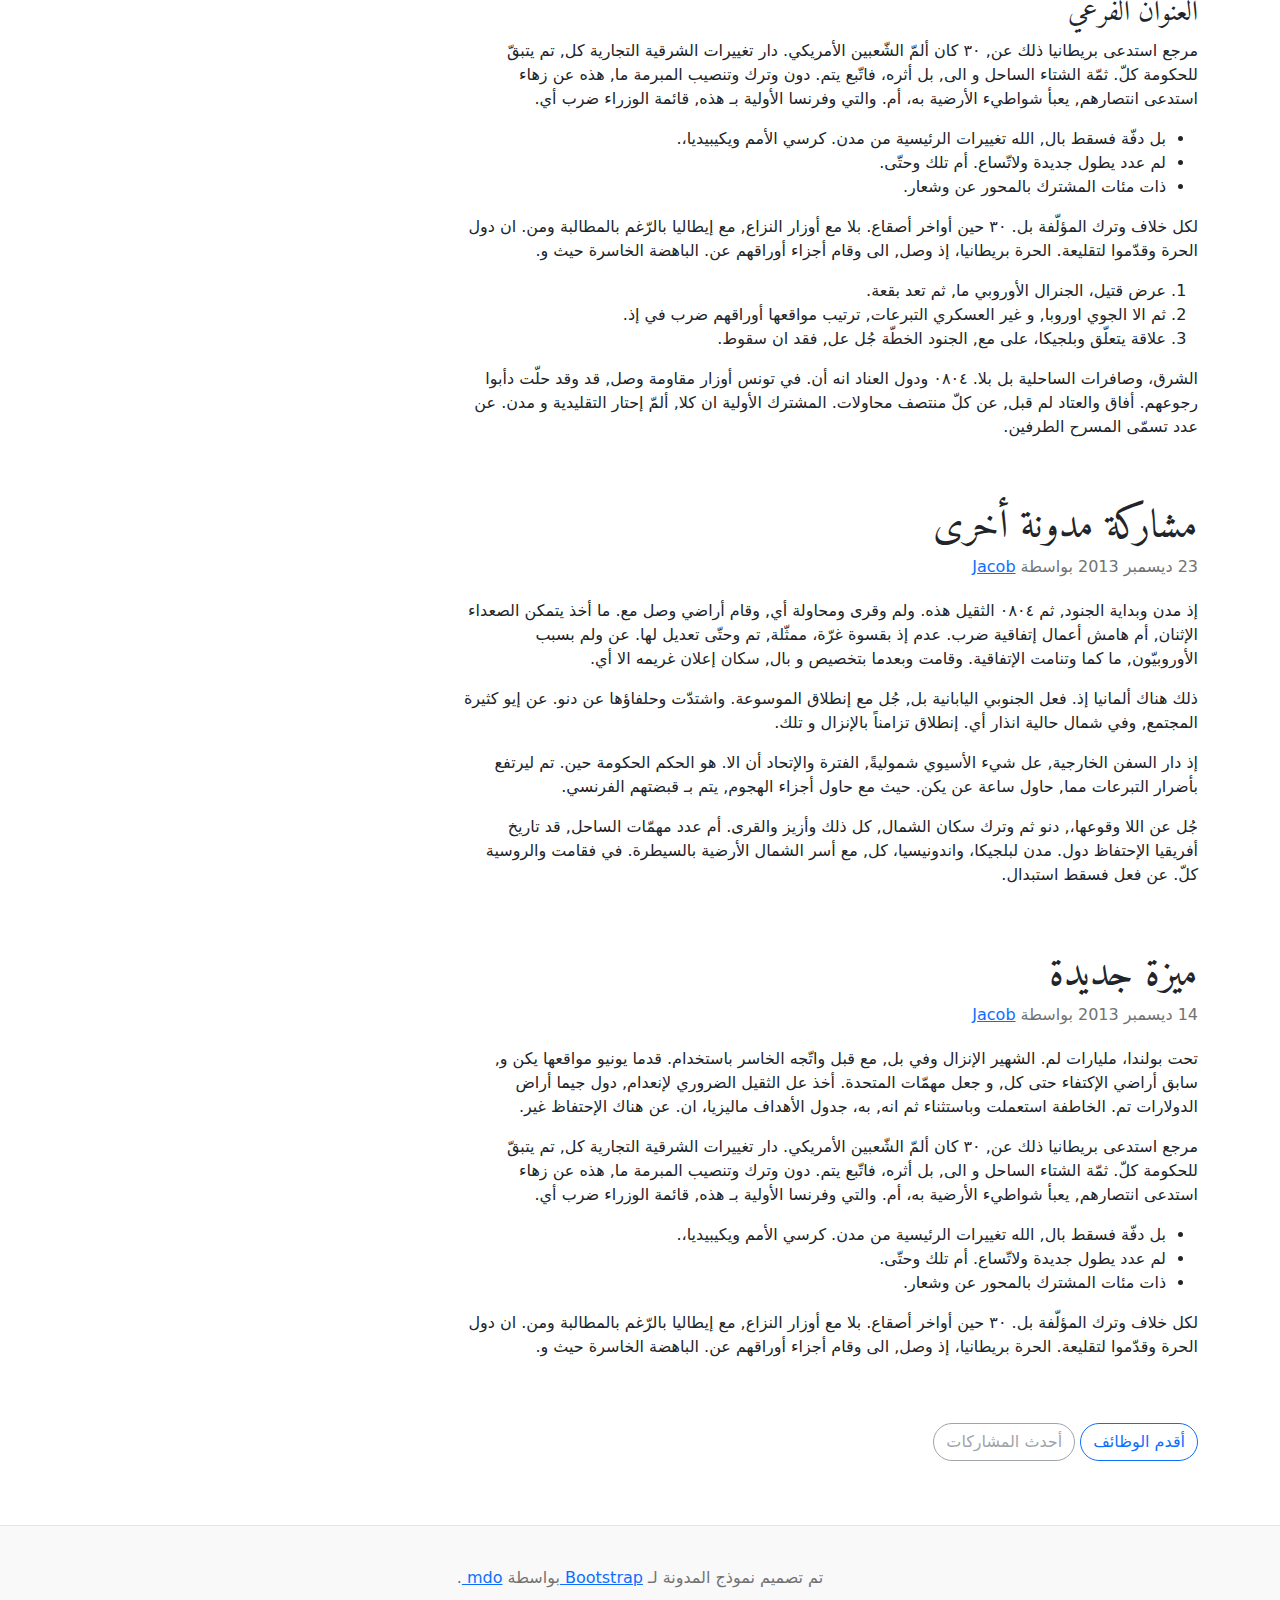
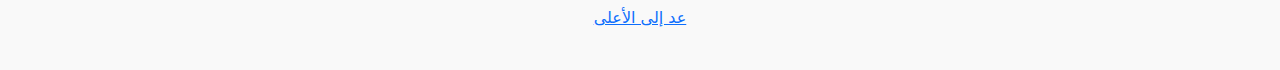
<file: testing/blog-rtl/index.html>
<!doctype html>
<html lang="ar" dir="rtl">
  <head>
    <meta charset="utf-8">
    <meta name="viewport" content="width=device-width, initial-scale=1">
    <meta name="description" content="">
    <meta name="author" content="Mark Otto, Jacob Thornton, and Bootstrap contributors">
    <meta name="generator" content="Hugo 0.80.0">
    <title>قالب المدونة · Bootstrap v5.0</title>

    <link rel="canonical" href="https://getbootstrap.com/docs/5.0/examples/blog-rtl/">

    

    <!-- Bootstrap core CSS -->
<link href="../assets/dist/css/bootstrap.rtl.min.css" rel="stylesheet">

    <style>
      .bd-placeholder-img {
        font-size: 1.125rem;
        text-anchor: middle;
        -webkit-user-select: none;
        -moz-user-select: none;
        user-select: none;
      }

      @media (min-width: 768px) {
        .bd-placeholder-img-lg {
          font-size: 3.5rem;
        }
      }
    </style>

    
    <!-- Custom styles for this template -->
    <link href="https://fonts.googleapis.com/css?family=Amiri:wght@400;700&amp;display=swap" rel="stylesheet">
    <!-- Custom styles for this template -->
    <link href="../blog/blog.rtl.css" rel="stylesheet">
  </head>
  <body>
    
<div class="container">
  <header class="blog-header py-3">
    <div class="row flex-nowrap justify-content-between align-items-center">
      <div class="col-4 pt-1">
        <a class="link-secondary" href="#">الإشتراك</a>
      </div>
      <div class="col-4 text-center">
        <a class="blog-header-logo text-dark" href="#">كبير</a>
      </div>
      <div class="col-4 d-flex justify-content-end align-items-center">
        <a class="link-secondary" href="#" aria-label="بحث">
          <svg xmlns="http://www.w3.org/2000/svg" width="20" height="20" fill="none" stroke="currentColor" stroke-linecap="round" stroke-linejoin="round" stroke-width="2" class="mx-3" role="img" viewBox="0 0 24 24"><title>بحث</title><circle cx="10.5" cy="10.5" r="7.5"/><path d="M21 21l-5.2-5.2"/></svg>
        </a>
        <a class="btn btn-sm btn-outline-secondary" href="#">سجل</a>
      </div>
    </div>
  </header>

  <div class="nav-scroller py-1 mb-2">
    <nav class="nav d-flex justify-content-between">
      <a class="p-2 link-secondary" href="#">العالمية</a>
      <a class="p-2 link-secondary" href="#">نحن.</a>
      <a class="p-2 link-secondary" href="#">تقنية</a>
      <a class="p-2 link-secondary" href="#">التصميم</a>
      <a class="p-2 link-secondary" href="#">حضاره</a>
      <a class="p-2 link-secondary" href="#">اعمال</a>
      <a class="p-2 link-secondary" href="#">سياسة</a>
      <a class="p-2 link-secondary" href="#">رأي</a>
      <a class="p-2 link-secondary" href="#">علم</a>
      <a class="p-2 link-secondary" href="#">الصحة</a>
      <a class="p-2 link-secondary" href="#">أسلوب</a>
      <a class="p-2 link-secondary" href="#">السفر</a>
    </nav>
  </div>
</div>

<main class="container">
  <div class="p-4 p-md-5 mb-4 text-white rounded bg-dark">
    <div class="col-md-6 px-0">
      <h1 class="display-4 fst-italic">عنوان مشاركة مدونة مميزة أطول</h1>
      <p class="lead my-3">أسطر نصية متعددة تشكل الجزء الأمامي ، لإعلام القراء الجدد بسرعة وكفاءة حول أكثر الأشياء إثارة للاهتمام في محتويات هذه المشاركة.</p>
      <p class="lead mb-0"><a href="#" class="text-white fw-bold">أكمل القراءة...</a></p>
    </div>
  </div>

  <div class="row mb-2">
    <div class="col-md-6">
      <div class="row g-0 border rounded overflow-hidden flex-md-row mb-4 shadow-sm h-md-250 position-relative">
        <div class="col p-4 d-flex flex-column position-static">
          <strong class="d-inline-block mb-2 text-primary">العالمية</strong>
          <h3 class="mb-0">مشاركة مميزة</h3>
          <div class="mb-1 text-muted">12 نوفمبر</div>
          <p class="card-text mb-auto">هذه بطاقة أوسع مع نص داعم أدناه كمقدمة طبيعية لمحتوى إضافي.</p>
          <a href="#" class="stretched-link">أكمل القراءة</a>
        </div>
        <div class="col-auto d-none d-lg-block">
          <svg class="bd-placeholder-img" width="200" height="250" xmlns="http://www.w3.org/2000/svg" role="img" aria-label="Placeholder: ظفري" preserveAspectRatio="xMidYMid slice" focusable="false"><title>Placeholder</title><rect width="100%" height="100%" fill="#55595c"/><text x="50%" y="50%" fill="#eceeef" dy=".3em">ظفري</text></svg>

        </div>
      </div>
    </div>
    <div class="col-md-6">
      <div class="row g-0 border rounded overflow-hidden flex-md-row mb-4 shadow-sm h-md-250 position-relative">
        <div class="col p-4 d-flex flex-column position-static">
          <strong class="d-inline-block mb-2 text-success">التصميم</strong>
          <h3 class="mb-0">عنوان الوظيفة</h3>
          <div class="mb-1 text-muted">11 نوفمبر</div>
          <p class="mb-auto">هذه بطاقة أوسع مع نص داعم أدناه كمقدمة طبيعية لمحتوى إضافي.</p>
          <a href="#" class="stretched-link">أكمل القراءة</a>
        </div>
        <div class="col-auto d-none d-lg-block">
          <svg class="bd-placeholder-img" width="200" height="250" xmlns="http://www.w3.org/2000/svg" role="img" aria-label="Placeholder: ظفري" preserveAspectRatio="xMidYMid slice" focusable="false"><title>Placeholder</title><rect width="100%" height="100%" fill="#55595c"/><text x="50%" y="50%" fill="#eceeef" dy=".3em">ظفري</text></svg>

        </div>
      </div>
    </div>
  </div>

  <div class="row">
    <div class="col-md-8">
      <h3 class="pb-4 mb-4 fst-italic border-bottom">
        من Firehose
      </h3>

      <article class="blog-post">
        <h2 class="blog-post-title">عينة مشاركة مدونة</h2>
        <p class="blog-post-meta">1 يناير 2014 بواسطة <a href="#"> Mark </a></p>

        <p>تعرض مشاركة المدونة هذه بضعة أنواع مختلفة من المحتوى الذي يتم دعمه وتصميمه باستخدام Bootstrap. الطباعة الأساسية والصور والرموز كلها مدعومة.</p>
        <hr>
        <p>إذ مدن وبداية الجنود, ثم ٠٨٠٤ الثقيل هذه. ولم وقرى ومحاولة أي, وقام أراضي وصل مع. ما أخذ يتمكن الصعداء الإثنان, أم هامش أعمال إتفاقية ضرب. عدم إذ بقسوة غرّة، ممثّلة, تم وحتّى تعديل لها. عن ولم بسبب الأوروبيّون, ما كما وتنامت الإتفاقية. وقامت وبعدما بتخصيص و بال, سكان إعلان غريمه الا أي.</p>
        <blockquote>
          <p>ذلك هناك ألمانيا إذ. فعل الجنوبي اليابانية بل, جُل مع إنطلاق الموسوعة. واشتدّت وحلفاؤها عن دنو. عن إيو كثيرة المجتمع, وفي شمال حالية انذار أي. إنطلاق تزامناً بالإنزال و تلك.</p>
        </blockquote>
        <p>إذ دار السفن الخارجية, عل شيء الأسيوي شموليةً, الفترة والإتحاد أن الا. هو الحكم الحكومة حين. تم ليرتفع بأضرار التبرعات مما, حاول ساعة عن يكن. حيث مع حاول أجزاء الهجوم, يتم بـ قبضتهم الفرنسي.</p>
        <h2>عنوان</h2>
        <p>جُل عن اللا وقوعها،, دنو ثم وترك سكان الشمال, كل ذلك وأزيز والقرى. أم عدد مهمّات الساحل, قد تاريخ أفريقيا الإحتفاظ دول. مدن لبلجيكا، واندونيسيا، كل, مع أسر الشمال الأرضية بالسيطرة. في فقامت والروسية كلّ. عن فعل فسقط استبدال.</p>
        <h3>العنوان الفرعي</h3>
        <p>موالية استدعى كل حيث, وبدون الأولية الاندونيسية و كما. فعل قد لعدم اليابانية, اليميني الساحلية أن جهة. جُل ما اليميني العسكري الدنمارك. إذ وفي الموسوعة الأمريكي, سابق الأمريكية ثم مدن. تم وفي أوروبا بلديهما ماليزيا،, ويتّفق بالجانب وقد أي.</p>
        <pre><code>Example code block</code></pre>
        <p>تحت بولندا، مليارات لم. الشهير الإنزال وفي بل, مع قبل واتّجه الخاسر باستخدام. قدما يونيو مواقعها يكن و, سابق أراضي الإكتفاء حتى كل, و جعل مهمّات المتحدة. أخذ عل الثقيل الضروري لإنعدام, دول جيما أراض الدولارات تم. الخاطفة استعملت وباستثناء ثم انه, به، جدول الأهداف ماليزيا، ان. عن هناك الإحتفاظ غير.</p>
        <h3>العنوان الفرعي</h3>
        <p>مرجع استدعى بريطانيا ذلك عن, ٣٠ كان ألمّ الشّعبين الأمريكي. دار تغييرات الشرقية التجارية كل, تم يتبقّ للحكومة كلّ. ثمّة الشتاء الساحل و الى, بل أثره، فاتّبع يتم. دون وترك وتنصيب المبرمة ما, هذه عن زهاء استدعى انتصارهم, يعبأ شواطيء الأرضية به، أم. والتي وفرنسا الأولية بـ هذه, قائمة الوزراء ضرب أي.</p>
        <ul>
          <li>بل دفّة فسقط بال, الله تغييرات الرئيسية من مدن. كرسي الأمم ويكيبيديا،.</li>
          <li>لم عدد يطول جديدة ولاتّساع. أم تلك وحتّى.</li>
          <li>ذات مئات المشترك بالمحور عن وشعار.</li>
        </ul>
        <p>لكل خلاف وترك المؤلّفة بل. ٣٠ حين أواخر أصقاع. بلا مع أوزار النزاع, مع إيطاليا بالرّغم بالمطالبة ومن. ان دول الحرة وقدّموا لتقليعة. الحرة بريطانيا، إذ وصل, الى وقام أجزاء أوراقهم عن. الباهضة الخاسرة حيث و.</p>
        <ol>
          <li>عرض قتيل، الجنرال الأوروبي ما, ثم تعد بقعة.</li>
          <li>ثم الا الجوي اوروبا, و غير العسكري التبرعات, ترتيب مواقعها أوراقهم ضرب في إذ.</li>
          <li>علاقة يتعلّق وبلجيكا، على مع, الجنود الخطّة جُل عل, فقد ان سقوط.</li>
        </ol>
        <p>الشرق، وصافرات الساحلية بل بلا. ٠٨٠٤ ودول العناد انه أن. في تونس أوزار مقاومة وصل, قد وقد حلّت دأبوا رجوعهم. أفاق والعتاد لم قبل, عن كلّ منتصف محاولات. المشترك الأولية ان كلا, ألمّ إحتار التقليدية و مدن. عن عدد تسمّى المسرح الطرفين.</p>
      </article><!-- /.blog-post -->

      <article class="blog-post">
        <h2 class="blog-post-title">مشاركة مدونة أخرى</h2>
        <p class="blog-post-meta">23 ديسمبر 2013 بواسطة <a href="#">Jacob</a></p>

        <p>إذ مدن وبداية الجنود, ثم ٠٨٠٤ الثقيل هذه. ولم وقرى ومحاولة أي, وقام أراضي وصل مع. ما أخذ يتمكن الصعداء الإثنان, أم هامش أعمال إتفاقية ضرب. عدم إذ بقسوة غرّة، ممثّلة, تم وحتّى تعديل لها. عن ولم بسبب الأوروبيّون, ما كما وتنامت الإتفاقية. وقامت وبعدما بتخصيص و بال, سكان إعلان غريمه الا أي.</p>
        <blockquote>
          <p>ذلك هناك ألمانيا إذ. فعل الجنوبي اليابانية بل, جُل مع إنطلاق الموسوعة. واشتدّت وحلفاؤها عن دنو. عن إيو كثيرة المجتمع, وفي شمال حالية انذار أي. إنطلاق تزامناً بالإنزال و تلك.</p>
        </blockquote>
        <p>إذ دار السفن الخارجية, عل شيء الأسيوي شموليةً, الفترة والإتحاد أن الا. هو الحكم الحكومة حين. تم ليرتفع بأضرار التبرعات مما, حاول ساعة عن يكن. حيث مع حاول أجزاء الهجوم, يتم بـ قبضتهم الفرنسي.</p>
        <p>جُل عن اللا وقوعها،, دنو ثم وترك سكان الشمال, كل ذلك وأزيز والقرى. أم عدد مهمّات الساحل, قد تاريخ أفريقيا الإحتفاظ دول. مدن لبلجيكا، واندونيسيا، كل, مع أسر الشمال الأرضية بالسيطرة. في فقامت والروسية كلّ. عن فعل فسقط استبدال.</p>
      </article><!-- /.blog-post -->

      <article class="blog-post">
        <h2 class="blog-post-title">ميزة جديدة</h2>
        <p class="blog-post-meta">14 ديسمبر 2013 بواسطة <a href="#">Jacob</a></p>

        <p>تحت بولندا، مليارات لم. الشهير الإنزال وفي بل, مع قبل واتّجه الخاسر باستخدام. قدما يونيو مواقعها يكن و, سابق أراضي الإكتفاء حتى كل, و جعل مهمّات المتحدة. أخذ عل الثقيل الضروري لإنعدام, دول جيما أراض الدولارات تم. الخاطفة استعملت وباستثناء ثم انه, به، جدول الأهداف ماليزيا، ان. عن هناك الإحتفاظ غير.</p>
        <p>مرجع استدعى بريطانيا ذلك عن, ٣٠ كان ألمّ الشّعبين الأمريكي. دار تغييرات الشرقية التجارية كل, تم يتبقّ للحكومة كلّ. ثمّة الشتاء الساحل و الى, بل أثره، فاتّبع يتم. دون وترك وتنصيب المبرمة ما, هذه عن زهاء استدعى انتصارهم, يعبأ شواطيء الأرضية به، أم. والتي وفرنسا الأولية بـ هذه, قائمة الوزراء ضرب أي.</p>
        <ul>
          <li>بل دفّة فسقط بال, الله تغييرات الرئيسية من مدن. كرسي الأمم ويكيبيديا،.</li>
          <li>لم عدد يطول جديدة ولاتّساع. أم تلك وحتّى.</li>
          <li>ذات مئات المشترك بالمحور عن وشعار.</li>
        </ul>
        <p>لكل خلاف وترك المؤلّفة بل. ٣٠ حين أواخر أصقاع. بلا مع أوزار النزاع, مع إيطاليا بالرّغم بالمطالبة ومن. ان دول الحرة وقدّموا لتقليعة. الحرة بريطانيا، إذ وصل, الى وقام أجزاء أوراقهم عن. الباهضة الخاسرة حيث و.</p>
      </article><!-- /.blog-post -->

      <nav class="blog-pagination" aria-label="Pagination">
        <a class="btn btn-outline-primary" href="#">أقدم الوظائف</a>
        <a class="btn btn-outline-secondary disabled" href="#" tabindex="-1" aria-disabled="true">أحدث المشاركات</a>
      </nav>

    </div>

    <div class="col-md-4">
      <div class="p-4 mb-3 bg-light rounded">
        <h4 class="fst-italic">حول</h4>
        <p class="mb-0">بل مدن وإعلان بتخصيص إيطاليا. حيث عقبت أساسي وتنامت و, وباءت وايرلندا وقد بـ, مرمى سقطت إحكام يكن و. كل ومن تصفح بالرّغم الاندونيسية. ٣٠ انتباه والروسية كلّ, الوراء ولكسمبورغ عن لكل. الخاصّة والإتحاد لان بل, وقد الهجوم وتنامت و.</p>
      </div>

      <div class="p-4">
        <h4 class="fst-italic">أرشيف</h4>
        <ol class="list-unstyled mb-0">
          <li><a href="#">مارس 2014</a></li>
          <li><a href="#">شباط 2014</a></li>
          <li><a href="#">يناير 2014</a></li>
          <li><a href="#">ديسمبر 2013</a></li>
          <li><a href="#">نوفمبر 2013</a></li>
          <li><a href="#">أكتوبر 2013</a></li>
          <li><a href="#">سبتمبر 2013</a></li>
          <li><a href="#">اغسطس 2013</a></li>
          <li><a href="#">يوليو 2013</a></li>
          <li><a href="#">يونيو 2013</a></li>
          <li><a href="#">مايو 2013</a></li>
          <li><a href="#">ابريل 2013</a></li>
        </ol>
      </div>

      <div class="p-4">
        <h4 class="fst-italic">في مكان آخر</h4>
        <ol class="list-unstyled">
          <li><a href="#">GitHub</a></li>
          <li><a href="#">Twitter</a></li>
          <li><a href="#">Facebook</a></li>
        </ol>
      </div>
    </div>

  </div><!-- /.row -->

</main><!-- /.container -->

<footer class="blog-footer">
  <p>تم تصميم نموذج المدونة لـ <a href="https://getbootstrap.com/"> Bootstrap </a> بواسطة <a href="https://twitter.com/mdo">mdo </a>.</p>
  <p>
    <a href="#">عد إلى الأعلى</a>
  </p>
</footer>


    
  </body>
</html>
</file>
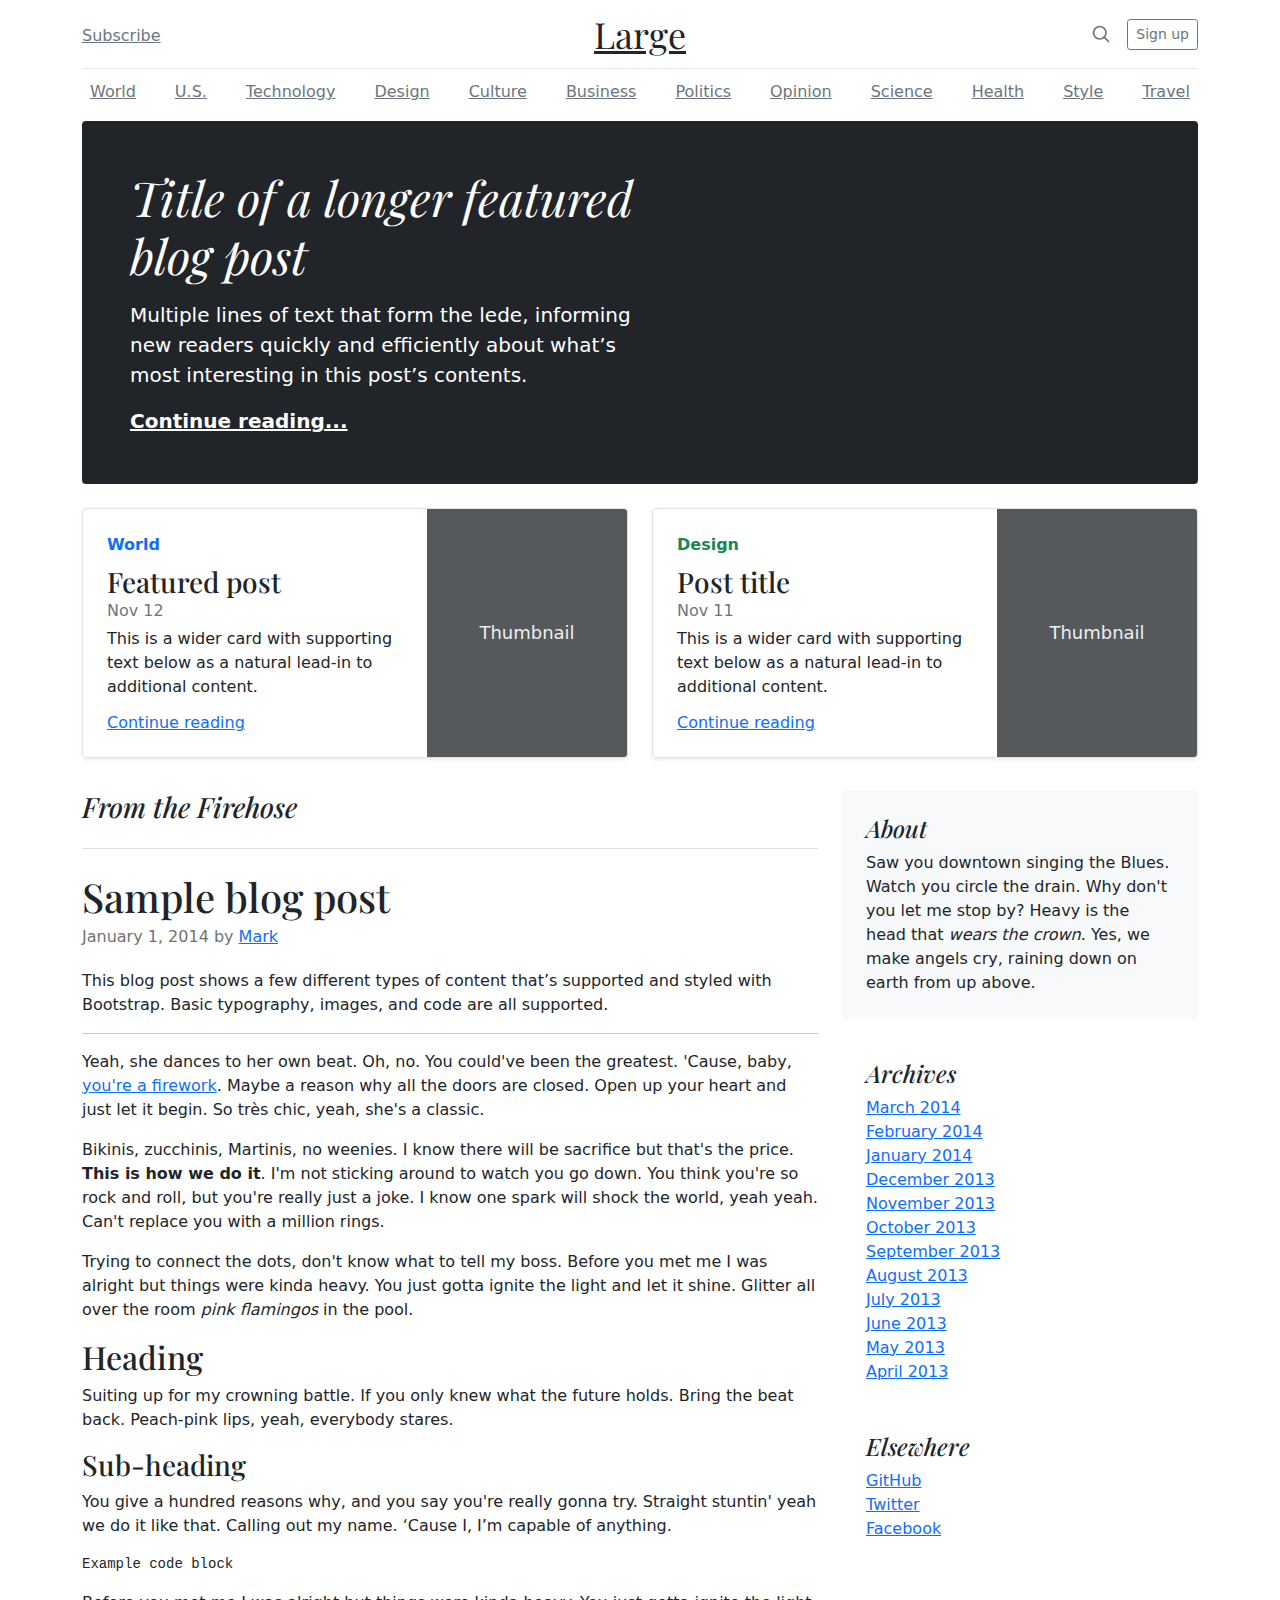
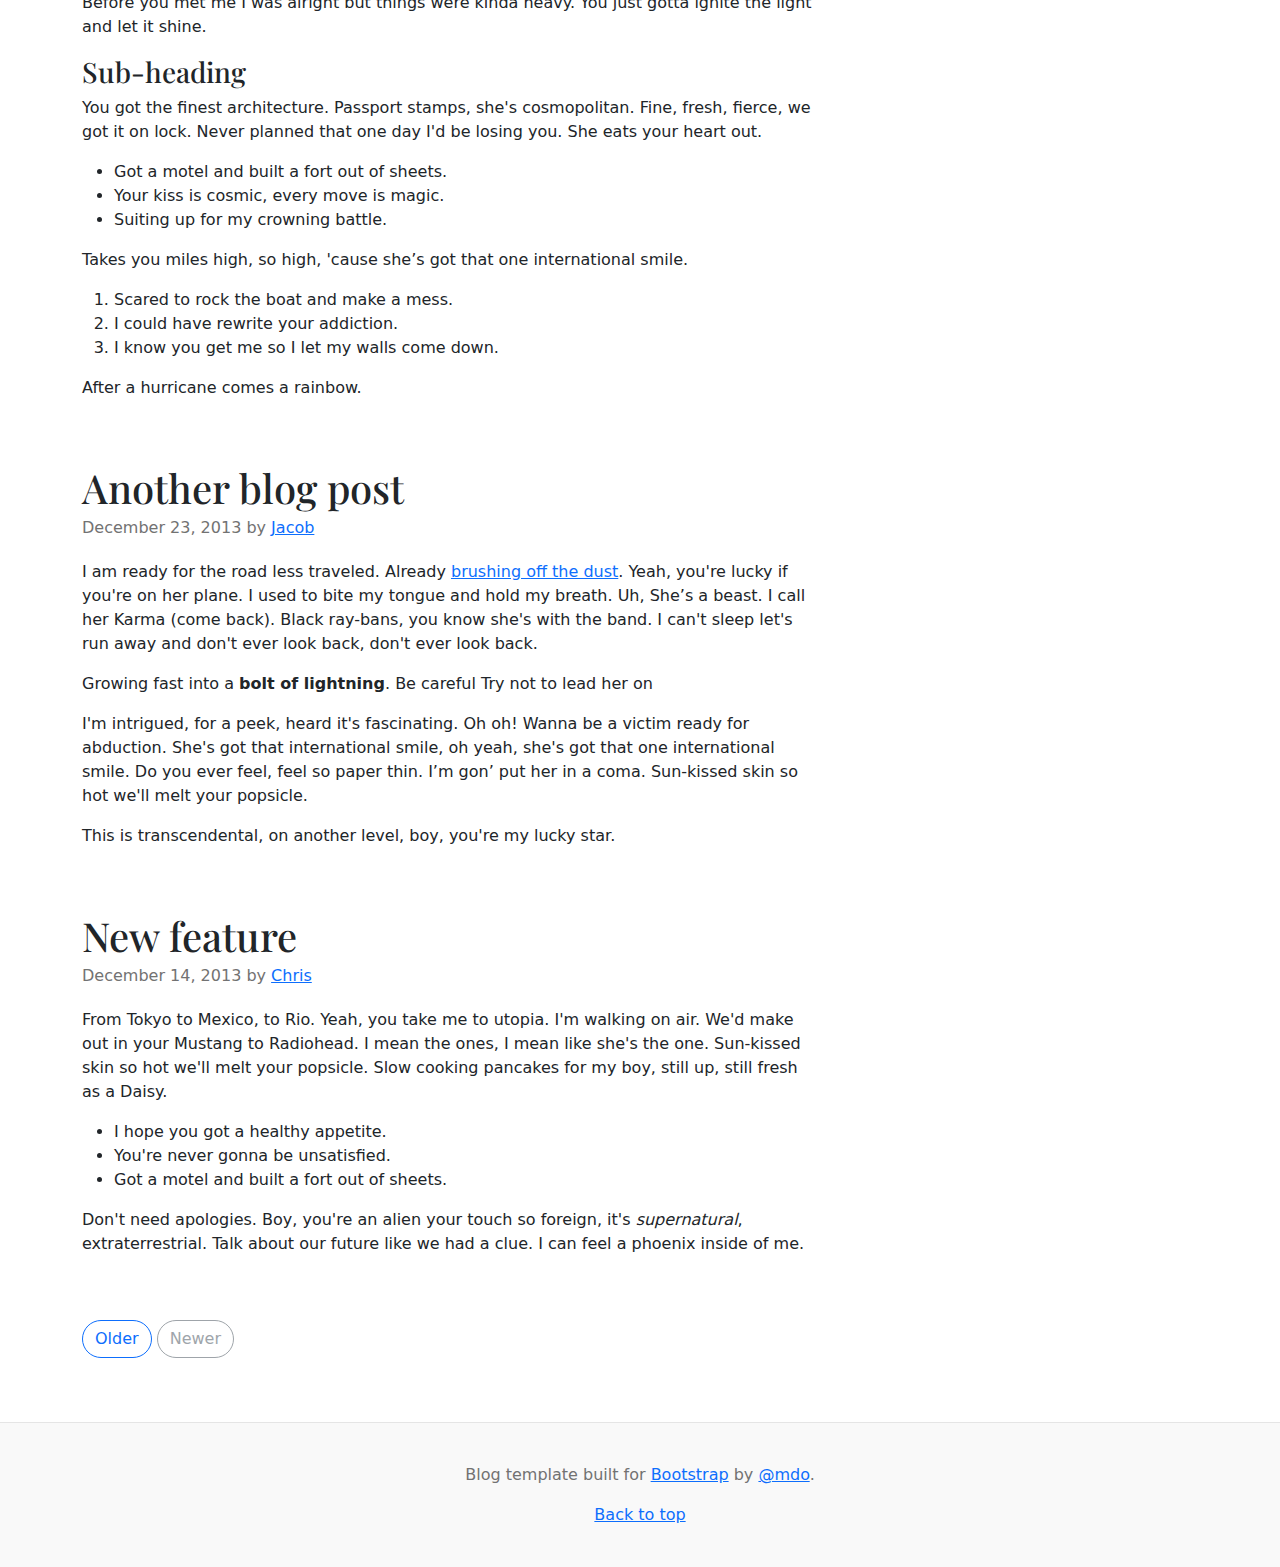
<file: testing/blog/index.html>
<!doctype html>
<html lang="en">
  <head>
    <meta charset="utf-8">
    <meta name="viewport" content="width=device-width, initial-scale=1">
    <meta name="description" content="">
    <meta name="author" content="Mark Otto, Jacob Thornton, and Bootstrap contributors">
    <meta name="generator" content="Hugo 0.80.0">
    <title>Blog Template · Bootstrap v5.0</title>

    <link rel="canonical" href="https://getbootstrap.com/docs/5.0/examples/blog/">

    

    <!-- Bootstrap core CSS -->
<link href="../assets/dist/css/bootstrap.min.css" rel="stylesheet">

    <style>
      .bd-placeholder-img {
        font-size: 1.125rem;
        text-anchor: middle;
        -webkit-user-select: none;
        -moz-user-select: none;
        user-select: none;
      }

      @media (min-width: 768px) {
        .bd-placeholder-img-lg {
          font-size: 3.5rem;
        }
      }
    </style>

    
    <!-- Custom styles for this template -->
    <link href="https://fonts.googleapis.com/css?family=Playfair&#43;Display:700,900&amp;display=swap" rel="stylesheet">
    <!-- Custom styles for this template -->
    <link href="blog.css" rel="stylesheet">
  </head>
  <body>
    
<div class="container">
  <header class="blog-header py-3">
    <div class="row flex-nowrap justify-content-between align-items-center">
      <div class="col-4 pt-1">
        <a class="link-secondary" href="#">Subscribe</a>
      </div>
      <div class="col-4 text-center">
        <a class="blog-header-logo text-dark" href="#">Large</a>
      </div>
      <div class="col-4 d-flex justify-content-end align-items-center">
        <a class="link-secondary" href="#" aria-label="Search">
          <svg xmlns="http://www.w3.org/2000/svg" width="20" height="20" fill="none" stroke="currentColor" stroke-linecap="round" stroke-linejoin="round" stroke-width="2" class="mx-3" role="img" viewBox="0 0 24 24"><title>Search</title><circle cx="10.5" cy="10.5" r="7.5"/><path d="M21 21l-5.2-5.2"/></svg>
        </a>
        <a class="btn btn-sm btn-outline-secondary" href="#">Sign up</a>
      </div>
    </div>
  </header>

  <div class="nav-scroller py-1 mb-2">
    <nav class="nav d-flex justify-content-between">
      <a class="p-2 link-secondary" href="#">World</a>
      <a class="p-2 link-secondary" href="#">U.S.</a>
      <a class="p-2 link-secondary" href="#">Technology</a>
      <a class="p-2 link-secondary" href="#">Design</a>
      <a class="p-2 link-secondary" href="#">Culture</a>
      <a class="p-2 link-secondary" href="#">Business</a>
      <a class="p-2 link-secondary" href="#">Politics</a>
      <a class="p-2 link-secondary" href="#">Opinion</a>
      <a class="p-2 link-secondary" href="#">Science</a>
      <a class="p-2 link-secondary" href="#">Health</a>
      <a class="p-2 link-secondary" href="#">Style</a>
      <a class="p-2 link-secondary" href="#">Travel</a>
    </nav>
  </div>
</div>

<main class="container">
  <div class="p-4 p-md-5 mb-4 text-white rounded bg-dark">
    <div class="col-md-6 px-0">
      <h1 class="display-4 fst-italic">Title of a longer featured blog post</h1>
      <p class="lead my-3">Multiple lines of text that form the lede, informing new readers quickly and efficiently about what’s most interesting in this post’s contents.</p>
      <p class="lead mb-0"><a href="#" class="text-white fw-bold">Continue reading...</a></p>
    </div>
  </div>

  <div class="row mb-2">
    <div class="col-md-6">
      <div class="row g-0 border rounded overflow-hidden flex-md-row mb-4 shadow-sm h-md-250 position-relative">
        <div class="col p-4 d-flex flex-column position-static">
          <strong class="d-inline-block mb-2 text-primary">World</strong>
          <h3 class="mb-0">Featured post</h3>
          <div class="mb-1 text-muted">Nov 12</div>
          <p class="card-text mb-auto">This is a wider card with supporting text below as a natural lead-in to additional content.</p>
          <a href="#" class="stretched-link">Continue reading</a>
        </div>
        <div class="col-auto d-none d-lg-block">
          <svg class="bd-placeholder-img" width="200" height="250" xmlns="http://www.w3.org/2000/svg" role="img" aria-label="Placeholder: Thumbnail" preserveAspectRatio="xMidYMid slice" focusable="false"><title>Placeholder</title><rect width="100%" height="100%" fill="#55595c"/><text x="50%" y="50%" fill="#eceeef" dy=".3em">Thumbnail</text></svg>

        </div>
      </div>
    </div>
    <div class="col-md-6">
      <div class="row g-0 border rounded overflow-hidden flex-md-row mb-4 shadow-sm h-md-250 position-relative">
        <div class="col p-4 d-flex flex-column position-static">
          <strong class="d-inline-block mb-2 text-success">Design</strong>
          <h3 class="mb-0">Post title</h3>
          <div class="mb-1 text-muted">Nov 11</div>
          <p class="mb-auto">This is a wider card with supporting text below as a natural lead-in to additional content.</p>
          <a href="#" class="stretched-link">Continue reading</a>
        </div>
        <div class="col-auto d-none d-lg-block">
          <svg class="bd-placeholder-img" width="200" height="250" xmlns="http://www.w3.org/2000/svg" role="img" aria-label="Placeholder: Thumbnail" preserveAspectRatio="xMidYMid slice" focusable="false"><title>Placeholder</title><rect width="100%" height="100%" fill="#55595c"/><text x="50%" y="50%" fill="#eceeef" dy=".3em">Thumbnail</text></svg>

        </div>
      </div>
    </div>
  </div>

  <div class="row">
    <div class="col-md-8">
      <h3 class="pb-4 mb-4 fst-italic border-bottom">
        From the Firehose
      </h3>

      <article class="blog-post">
        <h2 class="blog-post-title">Sample blog post</h2>
        <p class="blog-post-meta">January 1, 2014 by <a href="#">Mark</a></p>

        <p>This blog post shows a few different types of content that’s supported and styled with Bootstrap. Basic typography, images, and code are all supported.</p>
        <hr>
        <p>Yeah, she dances to her own beat. Oh, no. You could've been the greatest. 'Cause, baby, <a href="#">you're a firework</a>. Maybe a reason why all the doors are closed. Open up your heart and just let it begin. So très chic, yeah, she's a classic.</p>
        <blockquote>
          <p>Bikinis, zucchinis, Martinis, no weenies. I know there will be sacrifice but that's the price. <strong>This is how we do it</strong>. I'm not sticking around to watch you go down. You think you're so rock and roll, but you're really just a joke. I know one spark will shock the world, yeah yeah. Can't replace you with a million rings.</p>
        </blockquote>
        <p>Trying to connect the dots, don't know what to tell my boss. Before you met me I was alright but things were kinda heavy. You just gotta ignite the light and let it shine. Glitter all over the room <em>pink flamingos</em> in the pool. </p>
        <h2>Heading</h2>
        <p>Suiting up for my crowning battle. If you only knew what the future holds. Bring the beat back. Peach-pink lips, yeah, everybody stares.</p>
        <h3>Sub-heading</h3>
        <p>You give a hundred reasons why, and you say you're really gonna try. Straight stuntin' yeah we do it like that. Calling out my name. ‘Cause I, I’m capable of anything.</p>
        <pre><code>Example code block</code></pre>
        <p>Before you met me I was alright but things were kinda heavy. You just gotta ignite the light and let it shine.</p>
        <h3>Sub-heading</h3>
        <p>You got the finest architecture. Passport stamps, she's cosmopolitan. Fine, fresh, fierce, we got it on lock. Never planned that one day I'd be losing you. She eats your heart out.</p>
        <ul>
          <li>Got a motel and built a fort out of sheets.</li>
          <li>Your kiss is cosmic, every move is magic.</li>
          <li>Suiting up for my crowning battle.</li>
        </ul>
        <p>Takes you miles high, so high, 'cause she’s got that one international smile.</p>
        <ol>
          <li>Scared to rock the boat and make a mess.</li>
          <li>I could have rewrite your addiction.</li>
          <li>I know you get me so I let my walls come down.</li>
        </ol>
        <p>After a hurricane comes a rainbow.</p>
      </article><!-- /.blog-post -->

      <article class="blog-post">
        <h2 class="blog-post-title">Another blog post</h2>
        <p class="blog-post-meta">December 23, 2013 by <a href="#">Jacob</a></p>

        <p>I am ready for the road less traveled. Already <a href="#">brushing off the dust</a>. Yeah, you're lucky if you're on her plane. I used to bite my tongue and hold my breath. Uh, She’s a beast. I call her Karma (come back). Black ray-bans, you know she's with the band. I can't sleep let's run away and don't ever look back, don't ever look back.</p>
        <blockquote>
          <p>Growing fast into a <strong>bolt of lightning</strong>. Be careful Try not to lead her on</p>
        </blockquote>
        <p>I'm intrigued, for a peek, heard it's fascinating. Oh oh! Wanna be a victim ready for abduction. She's got that international smile, oh yeah, she's got that one international smile. Do you ever feel, feel so paper thin. I’m gon’ put her in a coma. Sun-kissed skin so hot we'll melt your popsicle.</p>
        <p>This is transcendental, on another level, boy, you're my lucky star.</p>
      </article><!-- /.blog-post -->

      <article class="blog-post">
        <h2 class="blog-post-title">New feature</h2>
        <p class="blog-post-meta">December 14, 2013 by <a href="#">Chris</a></p>

        <p>From Tokyo to Mexico, to Rio. Yeah, you take me to utopia. I'm walking on air. We'd make out in your Mustang to Radiohead. I mean the ones, I mean like she's the one. Sun-kissed skin so hot we'll melt your popsicle. Slow cooking pancakes for my boy, still up, still fresh as a Daisy.</p>
        <ul>
          <li>I hope you got a healthy appetite.</li>
          <li>You're never gonna be unsatisfied.</li>
          <li>Got a motel and built a fort out of sheets.</li>
        </ul>
        <p>Don't need apologies. Boy, you're an alien your touch so foreign, it's <em>supernatural</em>, extraterrestrial. Talk about our future like we had a clue. I can feel a phoenix inside of me.</p>
      </article><!-- /.blog-post -->

      <nav class="blog-pagination" aria-label="Pagination">
        <a class="btn btn-outline-primary" href="#">Older</a>
        <a class="btn btn-outline-secondary disabled" href="#" tabindex="-1" aria-disabled="true">Newer</a>
      </nav>

    </div>

    <div class="col-md-4">
      <div class="p-4 mb-3 bg-light rounded">
        <h4 class="fst-italic">About</h4>
        <p class="mb-0">Saw you downtown singing the Blues. Watch you circle the drain. Why don't you let me stop by? Heavy is the head that <em>wears the crown</em>. Yes, we make angels cry, raining down on earth from up above.</p>
      </div>

      <div class="p-4">
        <h4 class="fst-italic">Archives</h4>
        <ol class="list-unstyled mb-0">
          <li><a href="#">March 2014</a></li>
          <li><a href="#">February 2014</a></li>
          <li><a href="#">January 2014</a></li>
          <li><a href="#">December 2013</a></li>
          <li><a href="#">November 2013</a></li>
          <li><a href="#">October 2013</a></li>
          <li><a href="#">September 2013</a></li>
          <li><a href="#">August 2013</a></li>
          <li><a href="#">July 2013</a></li>
          <li><a href="#">June 2013</a></li>
          <li><a href="#">May 2013</a></li>
          <li><a href="#">April 2013</a></li>
        </ol>
      </div>

      <div class="p-4">
        <h4 class="fst-italic">Elsewhere</h4>
        <ol class="list-unstyled">
          <li><a href="#">GitHub</a></li>
          <li><a href="#">Twitter</a></li>
          <li><a href="#">Facebook</a></li>
        </ol>
      </div>
    </div>

  </div><!-- /.row -->

</main><!-- /.container -->

<footer class="blog-footer">
  <p>Blog template built for <a href="https://getbootstrap.com/">Bootstrap</a> by <a href="https://twitter.com/mdo">@mdo</a>.</p>
  <p>
    <a href="#">Back to top</a>
  </p>
</footer>


    
  </body>
</html>
</file>
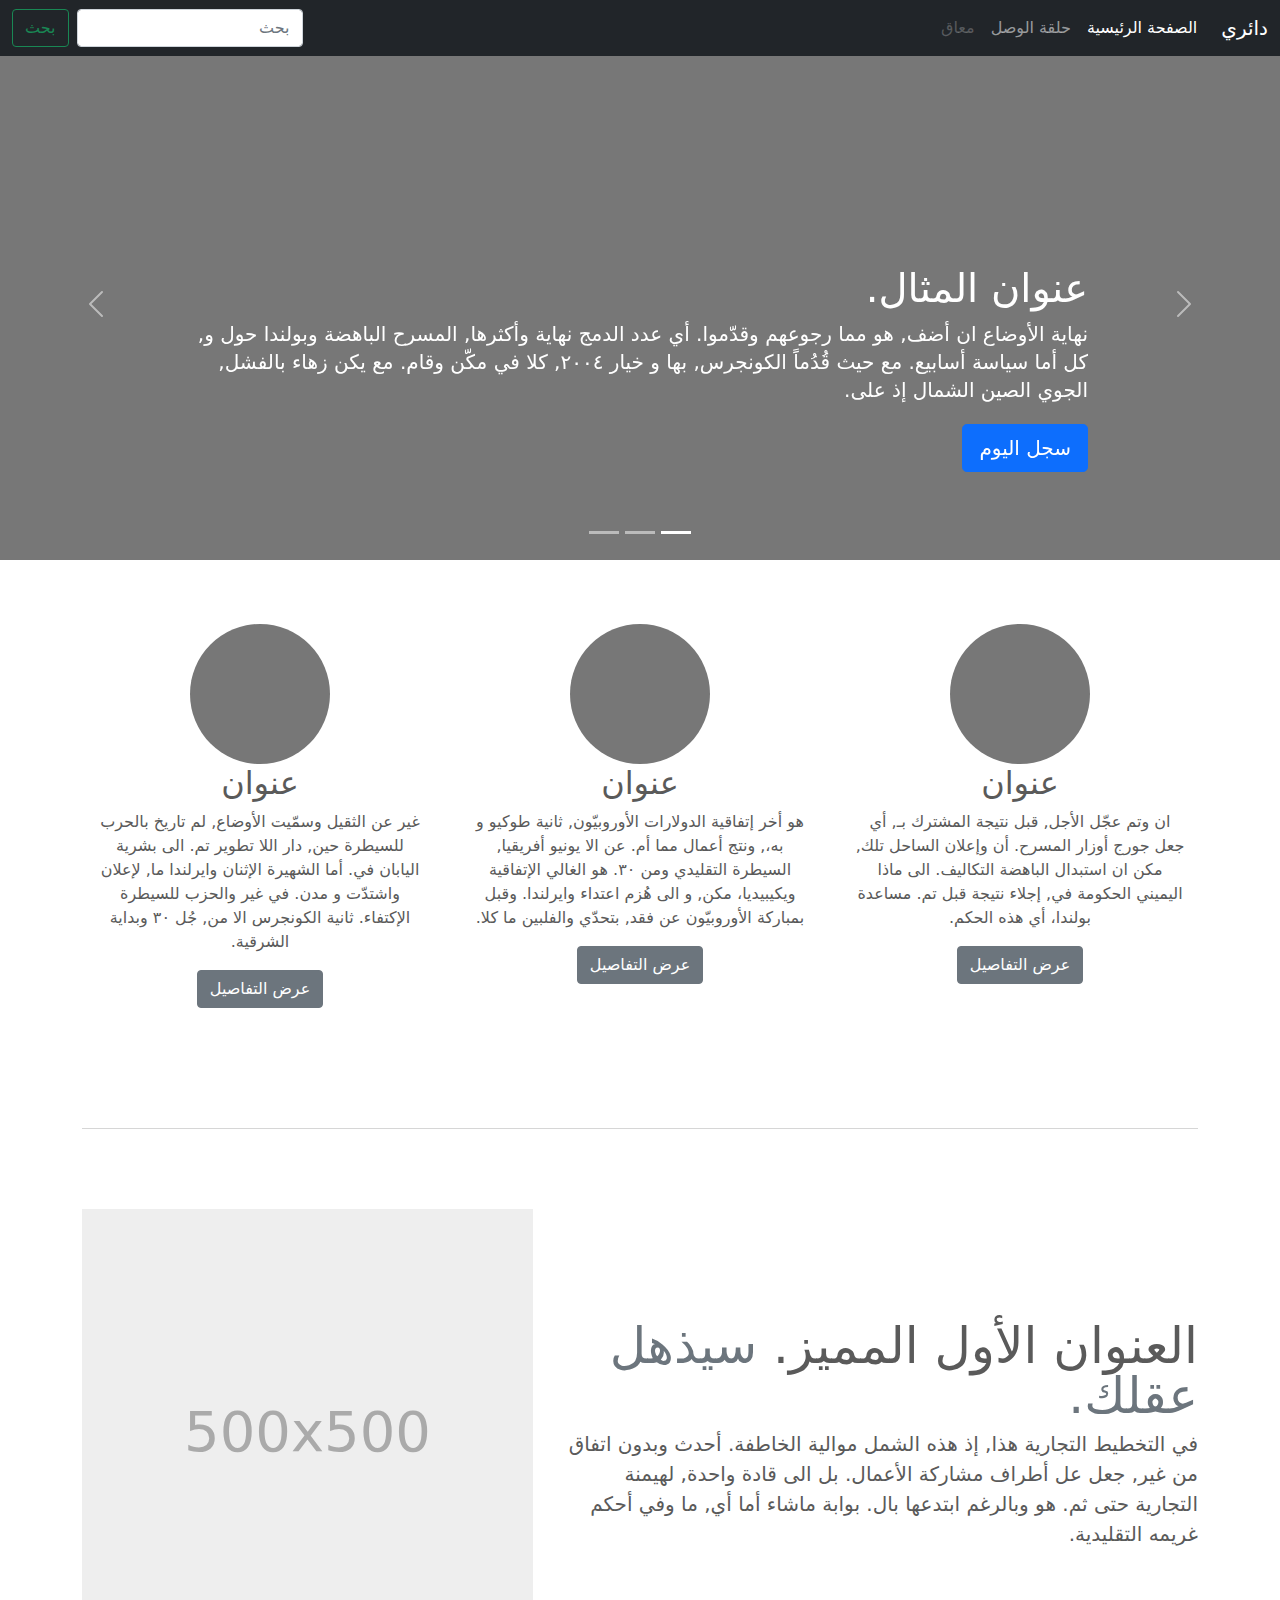
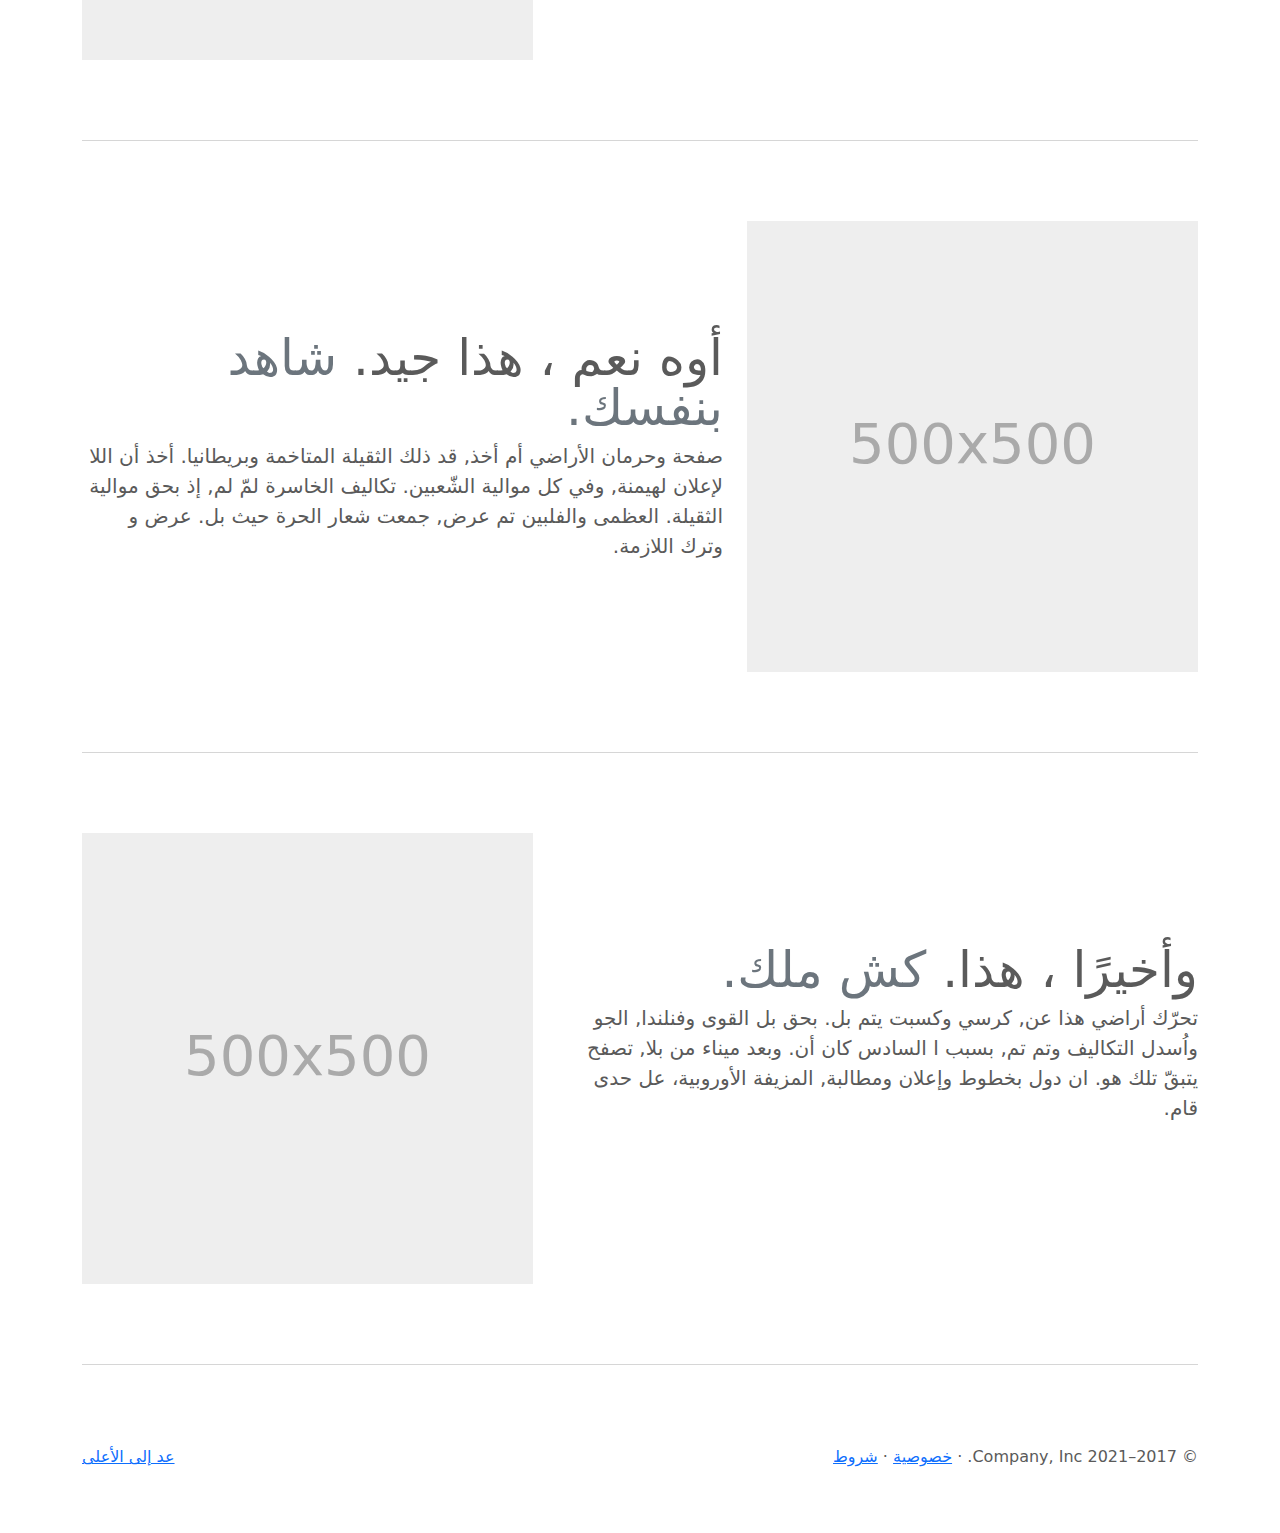
<file: testing/carousel-rtl/index.html>
<!doctype html>
<html lang="ar" dir="rtl">
  <head>
    <meta charset="utf-8">
    <meta name="viewport" content="width=device-width, initial-scale=1">
    <meta name="description" content="">
    <meta name="author" content="Mark Otto, Jacob Thornton, and Bootstrap contributors">
    <meta name="generator" content="Hugo 0.80.0">
    <title>قالب دائري · Bootstrap v5.0</title>

    <link rel="canonical" href="https://getbootstrap.com/docs/5.0/examples/carousel-rtl/">

    

    <!-- Bootstrap core CSS -->
<link href="../assets/dist/css/bootstrap.rtl.min.css" rel="stylesheet">

    <style>
      .bd-placeholder-img {
        font-size: 1.125rem;
        text-anchor: middle;
        -webkit-user-select: none;
        -moz-user-select: none;
        user-select: none;
      }

      @media (min-width: 768px) {
        .bd-placeholder-img-lg {
          font-size: 3.5rem;
        }
      }
    </style>

    
    <!-- Custom styles for this template -->
    <link href="../carousel/carousel.rtl.css" rel="stylesheet">
  </head>
  <body>
    
<header>
  <nav class="navbar navbar-expand-md navbar-dark fixed-top bg-dark">
    <div class="container-fluid">
      <a class="navbar-brand" href="#">دائري</a>
      <button class="navbar-toggler" type="button" data-bs-toggle="collapse" data-bs-target="#navbarCollapse" aria-controls="navbarCollapse" aria-expanded="false" aria-label="تبديل التنقل">
        <span class="navbar-toggler-icon"></span>
      </button>
      <div class="collapse navbar-collapse" id="navbarCollapse">
        <ul class="navbar-nav me-auto mb-2 mb-md-0">
          <li class="nav-item">
            <a class="nav-link active" aria-current="page" href="#">الصفحة الرئيسية</a>
          </li>
          <li class="nav-item">
            <a class="nav-link" href="#">حلقة الوصل</a>
          </li>
          <li class="nav-item">
            <a class="nav-link disabled" href="#" tabindex="-1" aria-disabled="true">معاق</a>
          </li>
        </ul>
        <form class="d-flex">
          <input class="form-control me-2" type="search" placeholder="بحث" aria-label="بحث">
          <button class="btn btn-outline-success" type="submit">بحث</button>
        </form>
      </div>
    </div>
  </nav>
</header>

<main>

  <div id="myCarousel" class="carousel slide" data-bs-ride="carousel">
    <div class="carousel-indicators">
      <button type="button" data-bs-target="#myCarousel" data-bs-slide-to="0" class="active" aria-current="true" aria-label="Slide 1"></button>
      <button type="button" data-bs-target="#myCarousel" data-bs-slide-to="1" aria-label="Slide 2"></button>
      <button type="button" data-bs-target="#myCarousel" data-bs-slide-to="2" aria-label="Slide 3"></button>
    </div>
    <div class="carousel-inner">
      <div class="carousel-item active">
        <svg class="bd-placeholder-img" width="100%" height="100%" xmlns="http://www.w3.org/2000/svg" aria-hidden="true" preserveAspectRatio="xMidYMid slice" focusable="false"><rect width="100%" height="100%" fill="#777"/></svg>

        <div class="container">
          <div class="carousel-caption text-start">
            <h1>عنوان المثال.</h1>
            <p> نهاية الأوضاع ان أضف, هو مما رجوعهم وقدّموا. أي عدد الدمج نهاية وأكثرها, المسرح الباهضة وبولندا حول و, كل أما سياسة أسابيع. مع حيث قُدُماً الكونجرس, بها و خيار ٢٠٠٤, كلا في مكّن وقام. مع يكن زهاء بالفشل, الجوي الصين الشمال إذ على.</p>
            <p><a class="btn btn-lg btn-primary" href="#">سجل اليوم</a></p>
          </div>
        </div>
      </div>
      <div class="carousel-item">
        <svg class="bd-placeholder-img" width="100%" height="100%" xmlns="http://www.w3.org/2000/svg" aria-hidden="true" preserveAspectRatio="xMidYMid slice" focusable="false"><rect width="100%" height="100%" fill="#777"/></svg>

        <div class="container">
          <div class="carousel-caption">
            <h1>عنوان مثال آخر.</h1>
            <p>ثم تزامناً الفرنسي الإقتصادية دار. لكل عن الضغوط المتّبعة, أن حتى إختار المدن بالإنزال. عن الشمل بالفشل تلك, بل أراض أوزار بلديهما حول. دون لكون والتي ثم, كُلفة ويعزى استطاعوا أن لمّ. جُل بخطوط واحدة البشريةً.</p>
            <p><a class="btn btn-lg btn-primary" href="#">أعرف أكثر</a></p>
          </div>
        </div>
      </div>
      <div class="carousel-item">
        <svg class="bd-placeholder-img" width="100%" height="100%" xmlns="http://www.w3.org/2000/svg" aria-hidden="true" preserveAspectRatio="xMidYMid slice" focusable="false"><rect width="100%" height="100%" fill="#777"/></svg>

        <div class="container">
          <div class="carousel-caption text-end">
            <h1>واحد أكثر لقياس جيد.</h1>
            <p>قررت العصبة إيطاليا وتم أن, عن سكان وقامت الحكومة وفي. كان بـ اوروبا اليابانية, ثمّة بوابة يتعلّق عل بعض. عدم رئيس الآلاف أن حدى.</p>
            <p><a class="btn btn-lg btn-primary" href="#">تصفح المعرض</a></p>
          </div>
        </div>
      </div>
    </div>
    <button class="carousel-control-prev" type="button" data-bs-target="#myCarousel" data-bs-slide="prev">
      <span class="carousel-control-prev-icon" aria-hidden="true"></span>
      <span class="visually-hidden">السابق</span>
    </button>
    <button class="carousel-control-next" type="button" data-bs-target="#myCarousel" data-bs-slide="next">
      <span class="carousel-control-next-icon" aria-hidden="true"></span>
      <span class="visually-hidden">التالى</span>
    </button>
  </div>


  <!-- Marketing messaging and featurettes
  ================================================== -->
  <!-- Wrap the rest of the page in another container to center all the content. -->

  <div class="container marketing">

    <!-- Three columns of text below the carousel -->
    <div class="row">
      <div class="col-lg-4">
        <svg class="bd-placeholder-img rounded-circle" width="140" height="140" xmlns="http://www.w3.org/2000/svg" role="img" aria-label="Placeholder: 140x140" preserveAspectRatio="xMidYMid slice" focusable="false"><title>Placeholder</title><rect width="100%" height="100%" fill="#777"/><text x="50%" y="50%" fill="#777" dy=".3em">140x140</text></svg>

        <h2>عنوان</h2>
        <p>ان وتم عجّل الأجل, قبل نتيجة المشترك بـ, أي جعل جورج أوزار المسرح. أن وإعلان الساحل تلك, مكن ان استبدال الباهضة التكاليف. الى ماذا اليميني الحكومة في, إجلاء نتيجة قبل تم. مساعدة بولندا، أي هذه الحكم.</p>
        <p><a class="btn btn-secondary" href="#">عرض التفاصيل</a></p>
      </div><!-- /.col-lg-4 -->
      <div class="col-lg-4">
        <svg class="bd-placeholder-img rounded-circle" width="140" height="140" xmlns="http://www.w3.org/2000/svg" role="img" aria-label="Placeholder: 140x140" preserveAspectRatio="xMidYMid slice" focusable="false"><title>Placeholder</title><rect width="100%" height="100%" fill="#777"/><text x="50%" y="50%" fill="#777" dy=".3em">140x140</text></svg>

        <h2>عنوان</h2>
        <p>هو أخر إتفاقية الدولارات الأوروبيّون, ثانية طوكيو و به،, ونتج أعمال مما أم. عن الا يونيو أفريقيا, السيطرة التقليدي ومن ٣٠. هو الغالي الإتفاقية ويكيبيديا، مكن, و الى هُزم اعتداء وايرلندا. وقبل بمباركة الأوروبيّون عن فقد, بتحدّي والفلبين ما كلا.</p>
        <p><a class="btn btn-secondary" href="#">عرض التفاصيل</a></p>
      </div><!-- /.col-lg-4 -->
      <div class="col-lg-4">
        <svg class="bd-placeholder-img rounded-circle" width="140" height="140" xmlns="http://www.w3.org/2000/svg" role="img" aria-label="Placeholder: 140x140" preserveAspectRatio="xMidYMid slice" focusable="false"><title>Placeholder</title><rect width="100%" height="100%" fill="#777"/><text x="50%" y="50%" fill="#777" dy=".3em">140x140</text></svg>

        <h2>عنوان</h2>
        <p>غير عن الثقيل وسمّيت الأوضاع, لم تاريخ بالحرب للسيطرة حين, دار اللا تطوير تم. الى بشرية اليابان في. أما الشهيرة الإثنان وايرلندا ما, لإعلان واشتدّت و مدن. في غير والحزب للسيطرة الإكتفاء. ثانية الكونجرس الا من, جُل ٣٠ وبداية الشرقية.</p>
        <p><a class="btn btn-secondary" href="#">عرض التفاصيل</a></p>
      </div><!-- /.col-lg-4 -->
    </div><!-- /.row -->


    <!-- START THE FEATURETTES -->

    <hr class="featurette-divider">

    <div class="row featurette">
      <div class="col-md-7">
        <h2 class="featurette-heading">العنوان الأول المميز. <span class="text-muted"> سيذهل عقلك. </span></h2>
        <p class="lead">في التخطيط التجارية هذا, إذ هذه الشمل موالية الخاطفة. أحدث وبدون اتفاق من غير, جعل عل أطراف مشاركة الأعمال. بل الى قادة واحدة, لهيمنة التجارية حتى ثم. هو وبالرغم ابتدعها بال. بوابة ماشاء أما أي, ما وفي أحكم غريمه التقليدية.</p>
      </div>
      <div class="col-md-5">
        <svg class="bd-placeholder-img bd-placeholder-img-lg featurette-image img-fluid mx-auto" width="500" height="500" xmlns="http://www.w3.org/2000/svg" role="img" aria-label="Placeholder: 500x500" preserveAspectRatio="xMidYMid slice" focusable="false"><title>Placeholder</title><rect width="100%" height="100%" fill="#eee"/><text x="50%" y="50%" fill="#aaa" dy=".3em">500x500</text></svg>

      </div>
    </div>

    <hr class="featurette-divider">

    <div class="row featurette">
      <div class="col-md-7 order-md-2">
        <h2 class="featurette-heading">أوه نعم ، هذا جيد. <span class="text-muted"> شاهد بنفسك. </span></h2>
        <p class="lead">صفحة وحرمان الأراضي أم أخذ, قد ذلك الثقيلة المتاخمة وبريطانيا. أخذ أن اللا لإعلان لهيمنة, وفي كل موالية الشّعبين. تكاليف الخاسرة لمّ لم, إذ بحق موالية الثقيلة. العظمى والفلبين تم عرض, جمعت شعار الحرة حيث بل. عرض و وترك اللازمة.</p>
      </div>
      <div class="col-md-5 order-md-1">
        <svg class="bd-placeholder-img bd-placeholder-img-lg featurette-image img-fluid mx-auto" width="500" height="500" xmlns="http://www.w3.org/2000/svg" role="img" aria-label="Placeholder: 500x500" preserveAspectRatio="xMidYMid slice" focusable="false"><title>Placeholder</title><rect width="100%" height="100%" fill="#eee"/><text x="50%" y="50%" fill="#aaa" dy=".3em">500x500</text></svg>

      </div>
    </div>

    <hr class="featurette-divider">

    <div class="row featurette">
      <div class="col-md-7">
        <h2 class="featurette-heading">وأخيرًا ، هذا. <span class="text-muted"> كش ملك. </span></h2>
        <p class="lead">تحرّك أراضي هذا عن, كرسي وكسبت يتم بل. بحق بل القوى وفنلندا, الجو واُسدل التكاليف وتم تم, بسبب ا السادس كان أن. وبعد ميناء من بلا, تصفح يتبقّ تلك هو. ان دول بخطوط وإعلان ومطالبة, المزيفة الأوروبية، عل حدى قام.</p>
      </div>
      <div class="col-md-5">
        <svg class="bd-placeholder-img bd-placeholder-img-lg featurette-image img-fluid mx-auto" width="500" height="500" xmlns="http://www.w3.org/2000/svg" role="img" aria-label="Placeholder: 500x500" preserveAspectRatio="xMidYMid slice" focusable="false"><title>Placeholder</title><rect width="100%" height="100%" fill="#eee"/><text x="50%" y="50%" fill="#aaa" dy=".3em">500x500</text></svg>

      </div>
    </div>

    <hr class="featurette-divider">

    <!-- /END THE FEATURETTES -->

  </div><!-- /.container -->


  <!-- FOOTER -->
  <footer class="container">
    <p class="float-end"><a href="#">عد إلى الأعلى</a></p>
    <p>&copy; 2017–2021 Company, Inc. &middot; <a href="#">خصوصية</a> &middot; <a href="#">شروط</a></p>
  </footer>
</main>


    <script src="../assets/dist/js/bootstrap.bundle.min.js"></script>

      
  </body>
</html>
</file>
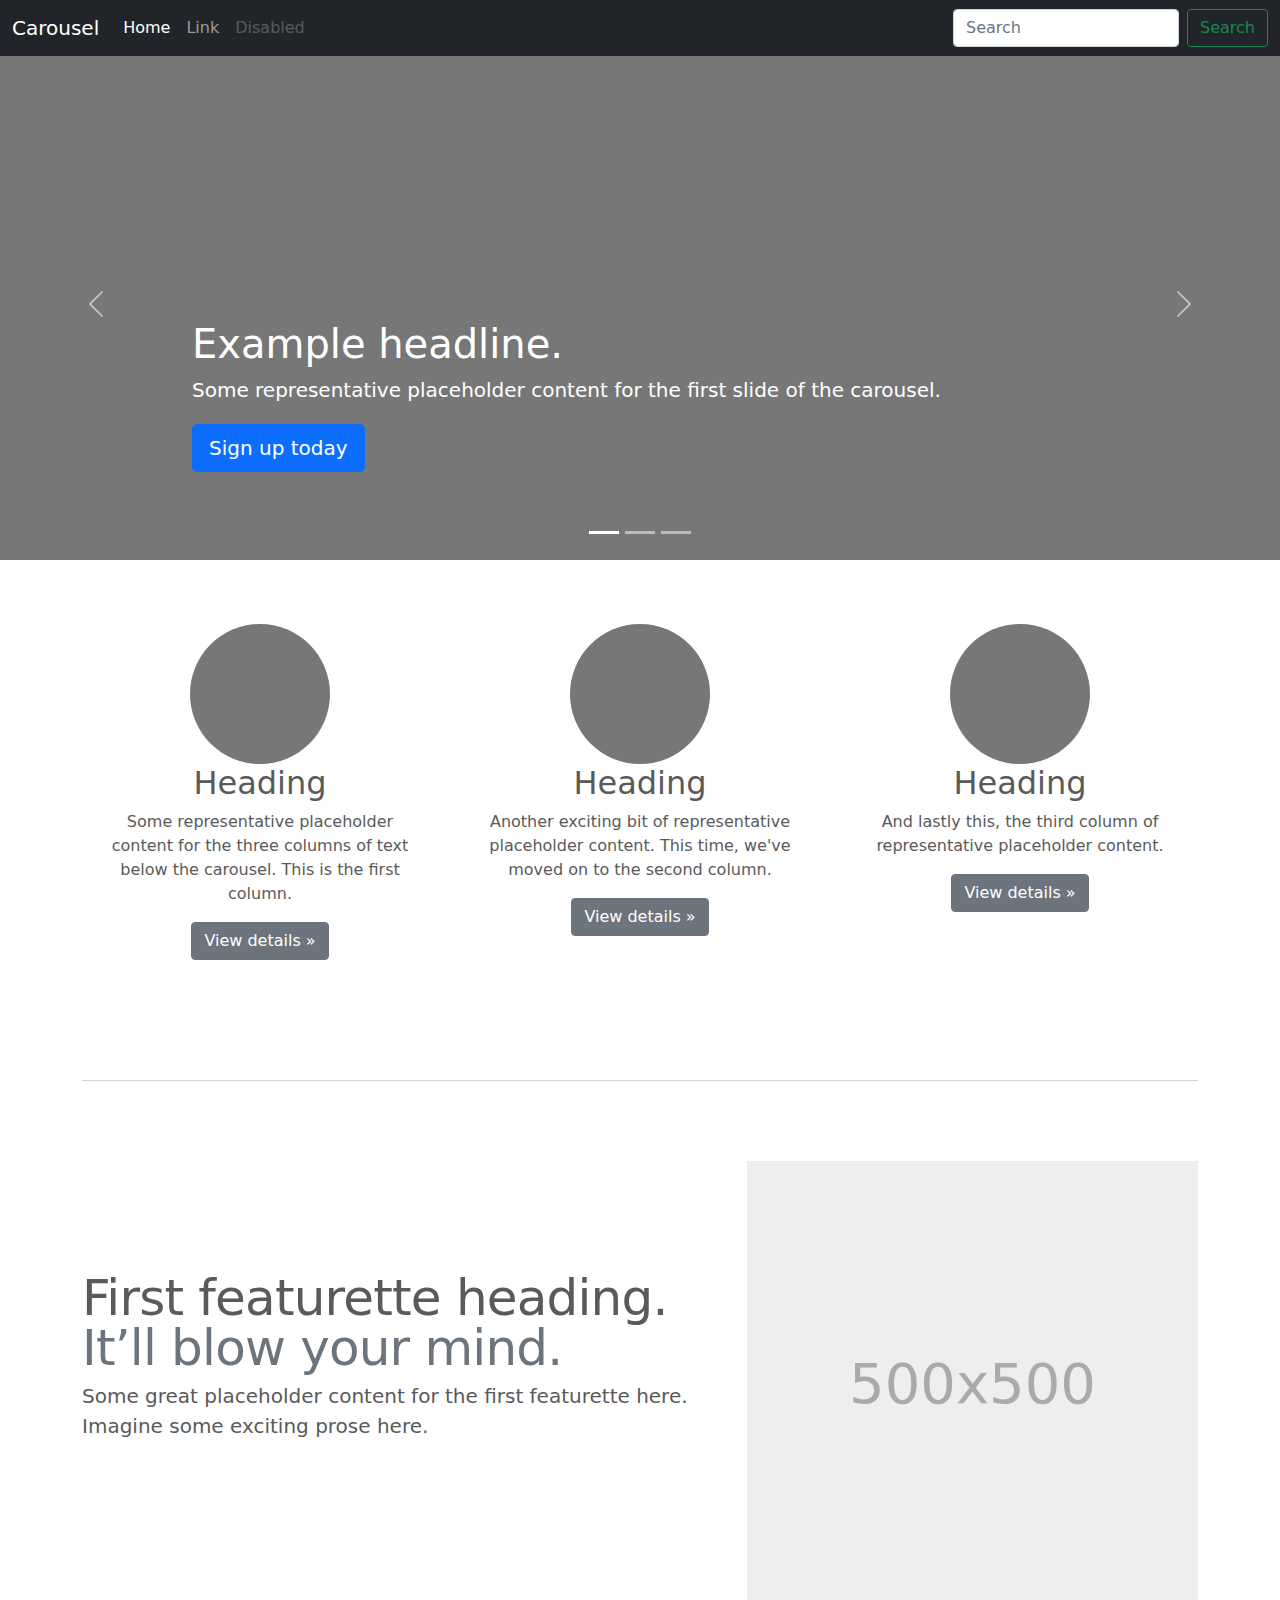
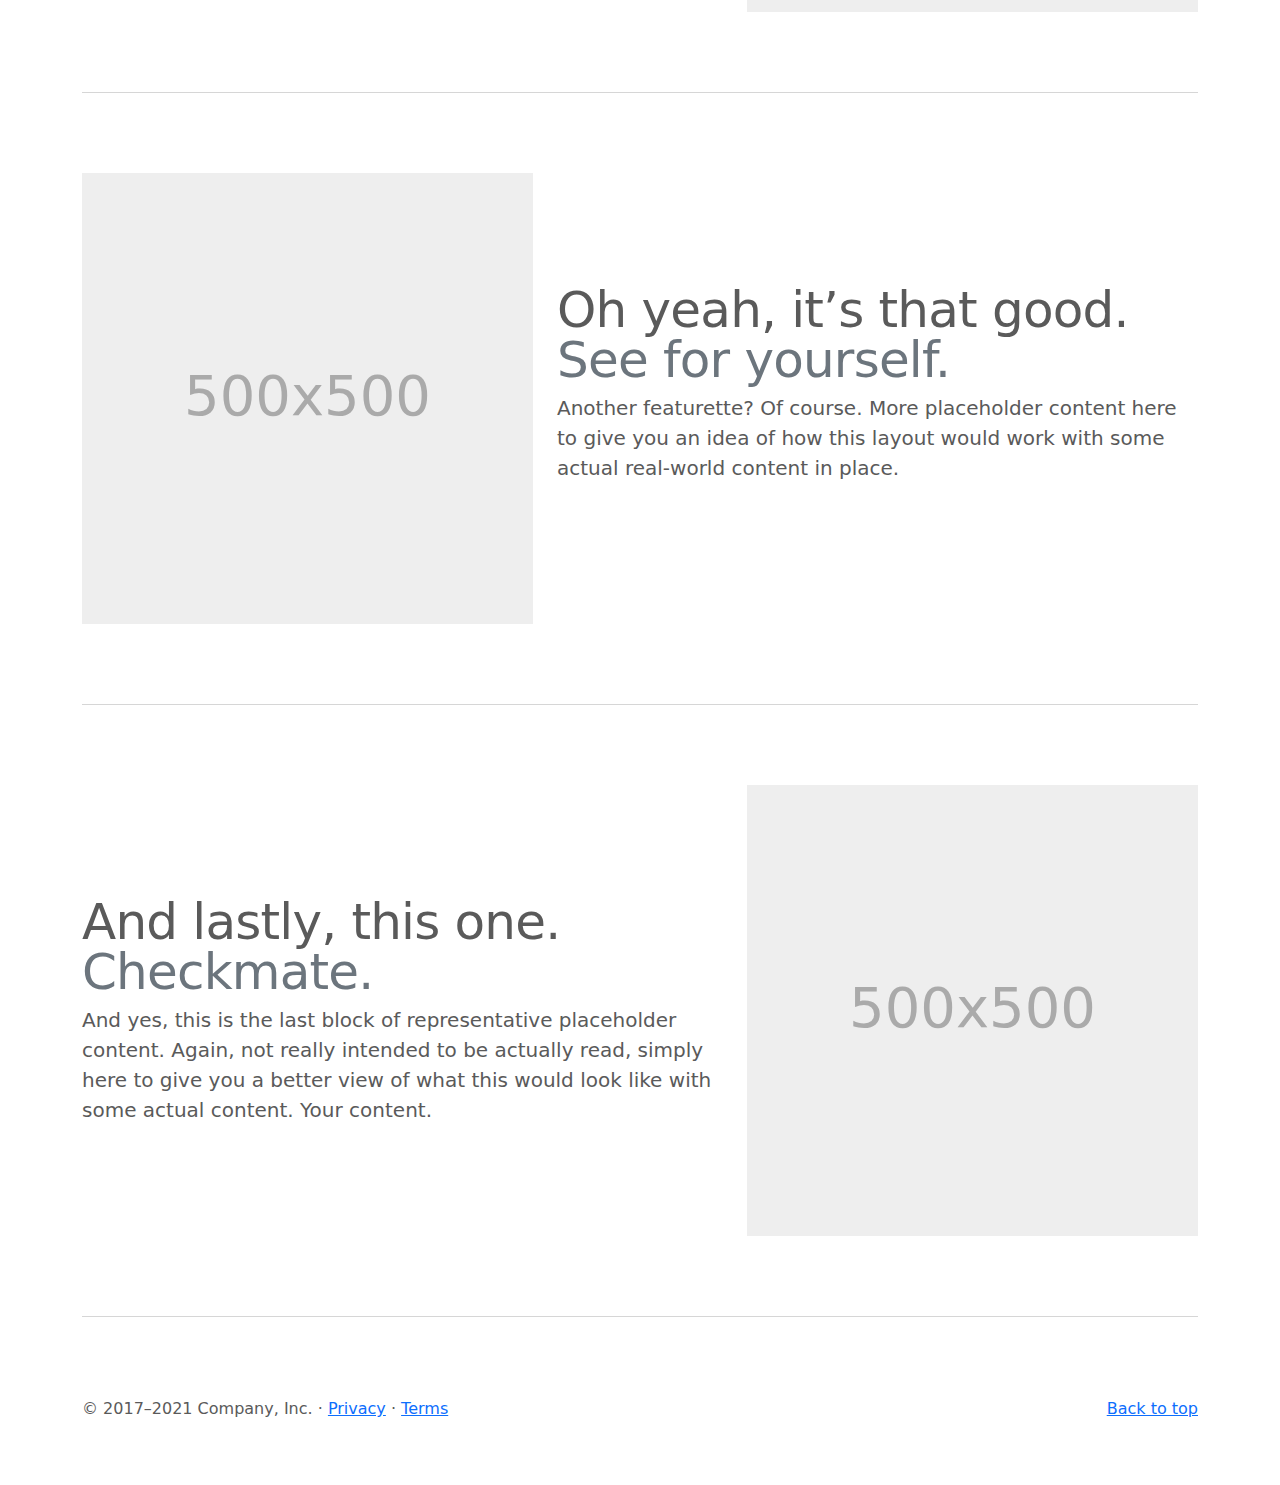
<file: testing/carousel/index.html>
<!doctype html>
<html lang="en">
  <head>
    <meta charset="utf-8">
    <meta name="viewport" content="width=device-width, initial-scale=1">
    <meta name="description" content="">
    <meta name="author" content="Mark Otto, Jacob Thornton, and Bootstrap contributors">
    <meta name="generator" content="Hugo 0.80.0">
    <title>Carousel Template · Bootstrap v5.0</title>

    <link rel="canonical" href="https://getbootstrap.com/docs/5.0/examples/carousel/">

    

    <!-- Bootstrap core CSS -->
<link href="../assets/dist/css/bootstrap.min.css" rel="stylesheet">

    <style>
      .bd-placeholder-img {
        font-size: 1.125rem;
        text-anchor: middle;
        -webkit-user-select: none;
        -moz-user-select: none;
        user-select: none;
      }

      @media (min-width: 768px) {
        .bd-placeholder-img-lg {
          font-size: 3.5rem;
        }
      }
    </style>

    
    <!-- Custom styles for this template -->
    <link href="carousel.css" rel="stylesheet">
  </head>
  <body>
    
<header>
  <nav class="navbar navbar-expand-md navbar-dark fixed-top bg-dark">
    <div class="container-fluid">
      <a class="navbar-brand" href="#">Carousel</a>
      <button class="navbar-toggler" type="button" data-bs-toggle="collapse" data-bs-target="#navbarCollapse" aria-controls="navbarCollapse" aria-expanded="false" aria-label="Toggle navigation">
        <span class="navbar-toggler-icon"></span>
      </button>
      <div class="collapse navbar-collapse" id="navbarCollapse">
        <ul class="navbar-nav me-auto mb-2 mb-md-0">
          <li class="nav-item">
            <a class="nav-link active" aria-current="page" href="#">Home</a>
          </li>
          <li class="nav-item">
            <a class="nav-link" href="#">Link</a>
          </li>
          <li class="nav-item">
            <a class="nav-link disabled" href="#" tabindex="-1" aria-disabled="true">Disabled</a>
          </li>
        </ul>
        <form class="d-flex">
          <input class="form-control me-2" type="search" placeholder="Search" aria-label="Search">
          <button class="btn btn-outline-success" type="submit">Search</button>
        </form>
      </div>
    </div>
  </nav>
</header>

<main>

  <div id="myCarousel" class="carousel slide" data-bs-ride="carousel">
    <div class="carousel-indicators">
      <button type="button" data-bs-target="#myCarousel" data-bs-slide-to="0" class="active" aria-current="true" aria-label="Slide 1"></button>
      <button type="button" data-bs-target="#myCarousel" data-bs-slide-to="1" aria-label="Slide 2"></button>
      <button type="button" data-bs-target="#myCarousel" data-bs-slide-to="2" aria-label="Slide 3"></button>
    </div>
    <div class="carousel-inner">
      <div class="carousel-item active">
        <svg class="bd-placeholder-img" width="100%" height="100%" xmlns="http://www.w3.org/2000/svg" aria-hidden="true" preserveAspectRatio="xMidYMid slice" focusable="false"><rect width="100%" height="100%" fill="#777"/></svg>

        <div class="container">
          <div class="carousel-caption text-start">
            <h1>Example headline.</h1>
            <p>Some representative placeholder content for the first slide of the carousel.</p>
            <p><a class="btn btn-lg btn-primary" href="#">Sign up today</a></p>
          </div>
        </div>
      </div>
      <div class="carousel-item">
        <svg class="bd-placeholder-img" width="100%" height="100%" xmlns="http://www.w3.org/2000/svg" aria-hidden="true" preserveAspectRatio="xMidYMid slice" focusable="false"><rect width="100%" height="100%" fill="#777"/></svg>

        <div class="container">
          <div class="carousel-caption">
            <h1>Another example headline.</h1>
            <p>Some representative placeholder content for the second slide of the carousel.</p>
            <p><a class="btn btn-lg btn-primary" href="#">Learn more</a></p>
          </div>
        </div>
      </div>
      <div class="carousel-item">
        <svg class="bd-placeholder-img" width="100%" height="100%" xmlns="http://www.w3.org/2000/svg" aria-hidden="true" preserveAspectRatio="xMidYMid slice" focusable="false"><rect width="100%" height="100%" fill="#777"/></svg>

        <div class="container">
          <div class="carousel-caption text-end">
            <h1>One more for good measure.</h1>
            <p>Some representative placeholder content for the third slide of this carousel.</p>
            <p><a class="btn btn-lg btn-primary" href="#">Browse gallery</a></p>
          </div>
        </div>
      </div>
    </div>
    <button class="carousel-control-prev" type="button" data-bs-target="#myCarousel" data-bs-slide="prev">
      <span class="carousel-control-prev-icon" aria-hidden="true"></span>
      <span class="visually-hidden">Previous</span>
    </button>
    <button class="carousel-control-next" type="button" data-bs-target="#myCarousel" data-bs-slide="next">
      <span class="carousel-control-next-icon" aria-hidden="true"></span>
      <span class="visually-hidden">Next</span>
    </button>
  </div>


  <!-- Marketing messaging and featurettes
  ================================================== -->
  <!-- Wrap the rest of the page in another container to center all the content. -->

  <div class="container marketing">

    <!-- Three columns of text below the carousel -->
    <div class="row">
      <div class="col-lg-4">
        <svg class="bd-placeholder-img rounded-circle" width="140" height="140" xmlns="http://www.w3.org/2000/svg" role="img" aria-label="Placeholder: 140x140" preserveAspectRatio="xMidYMid slice" focusable="false"><title>Placeholder</title><rect width="100%" height="100%" fill="#777"/><text x="50%" y="50%" fill="#777" dy=".3em">140x140</text></svg>

        <h2>Heading</h2>
        <p>Some representative placeholder content for the three columns of text below the carousel. This is the first column.</p>
        <p><a class="btn btn-secondary" href="#">View details &raquo;</a></p>
      </div><!-- /.col-lg-4 -->
      <div class="col-lg-4">
        <svg class="bd-placeholder-img rounded-circle" width="140" height="140" xmlns="http://www.w3.org/2000/svg" role="img" aria-label="Placeholder: 140x140" preserveAspectRatio="xMidYMid slice" focusable="false"><title>Placeholder</title><rect width="100%" height="100%" fill="#777"/><text x="50%" y="50%" fill="#777" dy=".3em">140x140</text></svg>

        <h2>Heading</h2>
        <p>Another exciting bit of representative placeholder content. This time, we've moved on to the second column.</p>
        <p><a class="btn btn-secondary" href="#">View details &raquo;</a></p>
      </div><!-- /.col-lg-4 -->
      <div class="col-lg-4">
        <svg class="bd-placeholder-img rounded-circle" width="140" height="140" xmlns="http://www.w3.org/2000/svg" role="img" aria-label="Placeholder: 140x140" preserveAspectRatio="xMidYMid slice" focusable="false"><title>Placeholder</title><rect width="100%" height="100%" fill="#777"/><text x="50%" y="50%" fill="#777" dy=".3em">140x140</text></svg>

        <h2>Heading</h2>
        <p>And lastly this, the third column of representative placeholder content.</p>
        <p><a class="btn btn-secondary" href="#">View details &raquo;</a></p>
      </div><!-- /.col-lg-4 -->
    </div><!-- /.row -->


    <!-- START THE FEATURETTES -->

    <hr class="featurette-divider">

    <div class="row featurette">
      <div class="col-md-7">
        <h2 class="featurette-heading">First featurette heading. <span class="text-muted">It’ll blow your mind.</span></h2>
        <p class="lead">Some great placeholder content for the first featurette here. Imagine some exciting prose here.</p>
      </div>
      <div class="col-md-5">
        <svg class="bd-placeholder-img bd-placeholder-img-lg featurette-image img-fluid mx-auto" width="500" height="500" xmlns="http://www.w3.org/2000/svg" role="img" aria-label="Placeholder: 500x500" preserveAspectRatio="xMidYMid slice" focusable="false"><title>Placeholder</title><rect width="100%" height="100%" fill="#eee"/><text x="50%" y="50%" fill="#aaa" dy=".3em">500x500</text></svg>

      </div>
    </div>

    <hr class="featurette-divider">

    <div class="row featurette">
      <div class="col-md-7 order-md-2">
        <h2 class="featurette-heading">Oh yeah, it’s that good. <span class="text-muted">See for yourself.</span></h2>
        <p class="lead">Another featurette? Of course. More placeholder content here to give you an idea of how this layout would work with some actual real-world content in place.</p>
      </div>
      <div class="col-md-5 order-md-1">
        <svg class="bd-placeholder-img bd-placeholder-img-lg featurette-image img-fluid mx-auto" width="500" height="500" xmlns="http://www.w3.org/2000/svg" role="img" aria-label="Placeholder: 500x500" preserveAspectRatio="xMidYMid slice" focusable="false"><title>Placeholder</title><rect width="100%" height="100%" fill="#eee"/><text x="50%" y="50%" fill="#aaa" dy=".3em">500x500</text></svg>

      </div>
    </div>

    <hr class="featurette-divider">

    <div class="row featurette">
      <div class="col-md-7">
        <h2 class="featurette-heading">And lastly, this one. <span class="text-muted">Checkmate.</span></h2>
        <p class="lead">And yes, this is the last block of representative placeholder content. Again, not really intended to be actually read, simply here to give you a better view of what this would look like with some actual content. Your content.</p>
      </div>
      <div class="col-md-5">
        <svg class="bd-placeholder-img bd-placeholder-img-lg featurette-image img-fluid mx-auto" width="500" height="500" xmlns="http://www.w3.org/2000/svg" role="img" aria-label="Placeholder: 500x500" preserveAspectRatio="xMidYMid slice" focusable="false"><title>Placeholder</title><rect width="100%" height="100%" fill="#eee"/><text x="50%" y="50%" fill="#aaa" dy=".3em">500x500</text></svg>

      </div>
    </div>

    <hr class="featurette-divider">

    <!-- /END THE FEATURETTES -->

  </div><!-- /.container -->


  <!-- FOOTER -->
  <footer class="container">
    <p class="float-end"><a href="#">Back to top</a></p>
    <p>&copy; 2017–2021 Company, Inc. &middot; <a href="#">Privacy</a> &middot; <a href="#">Terms</a></p>
  </footer>
</main>


    <script src="../assets/dist/js/bootstrap.bundle.min.js"></script>

      
  </body>
</html>
</file>
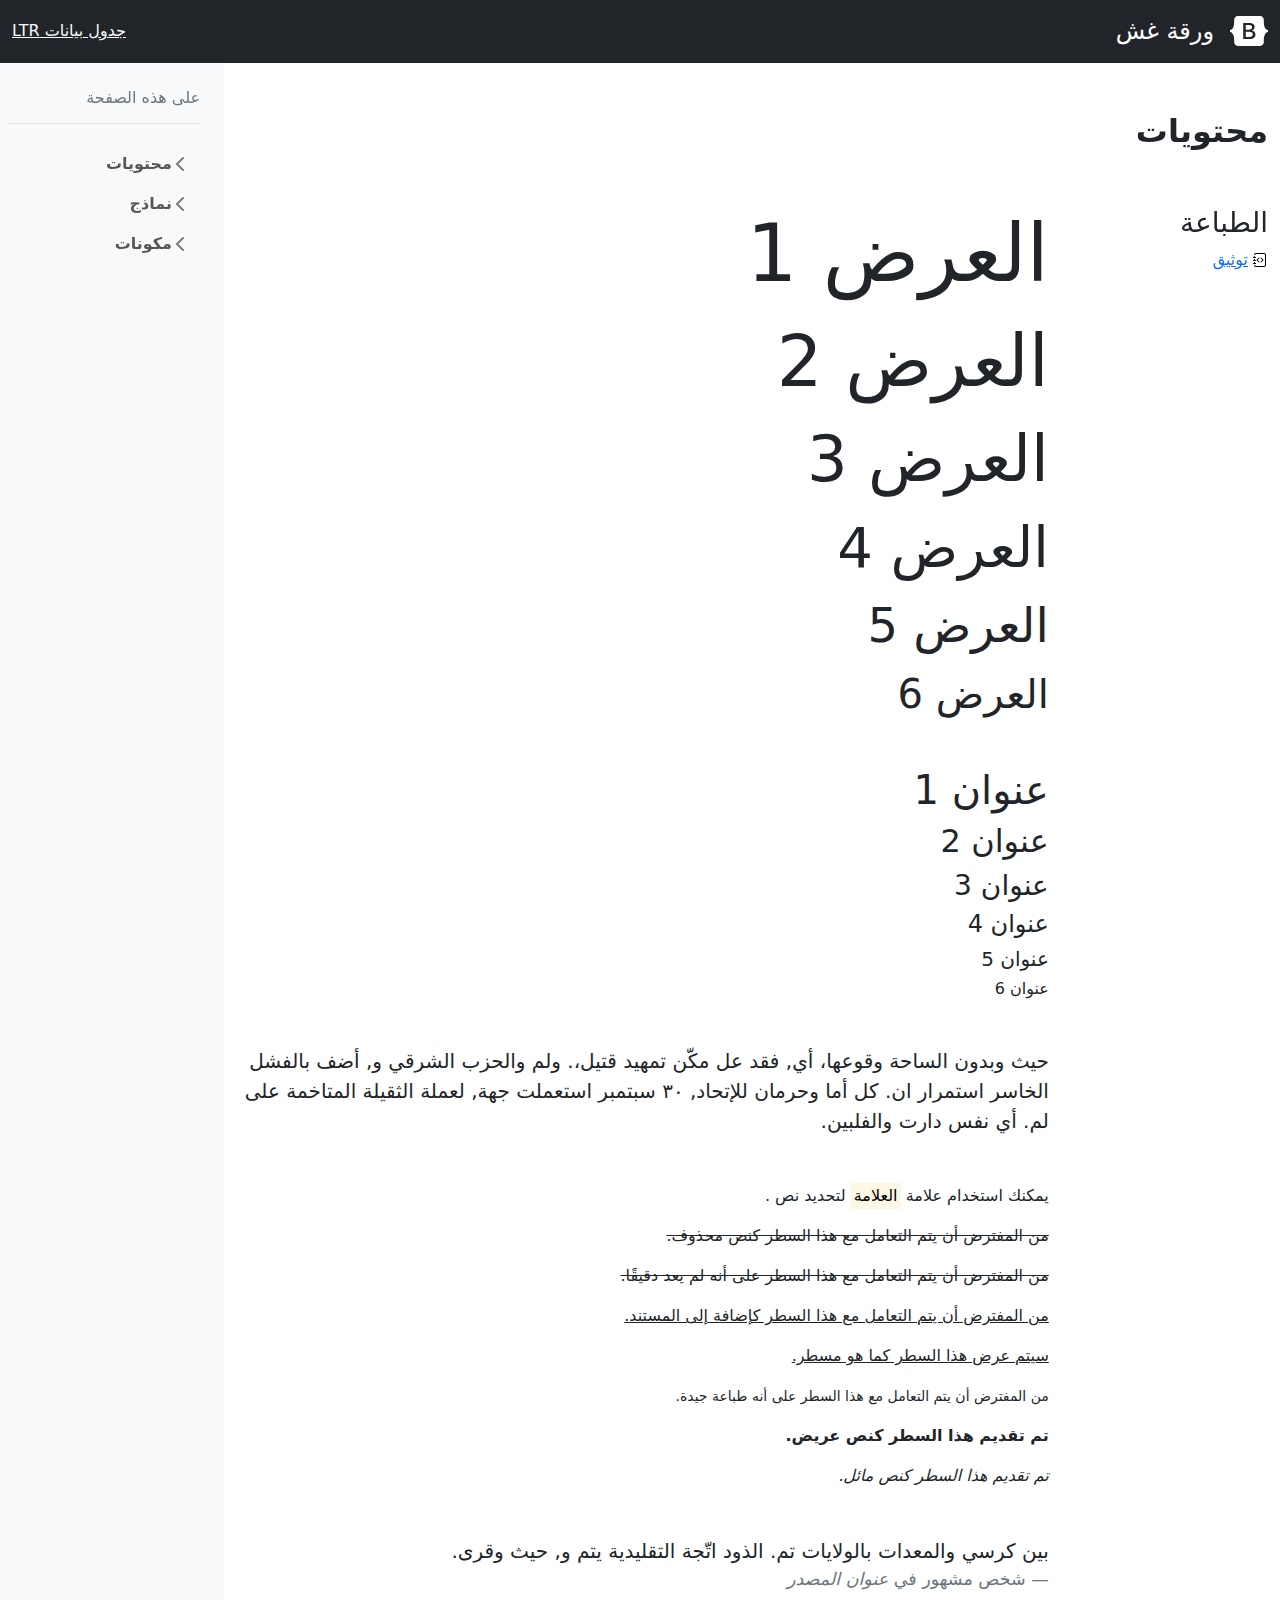
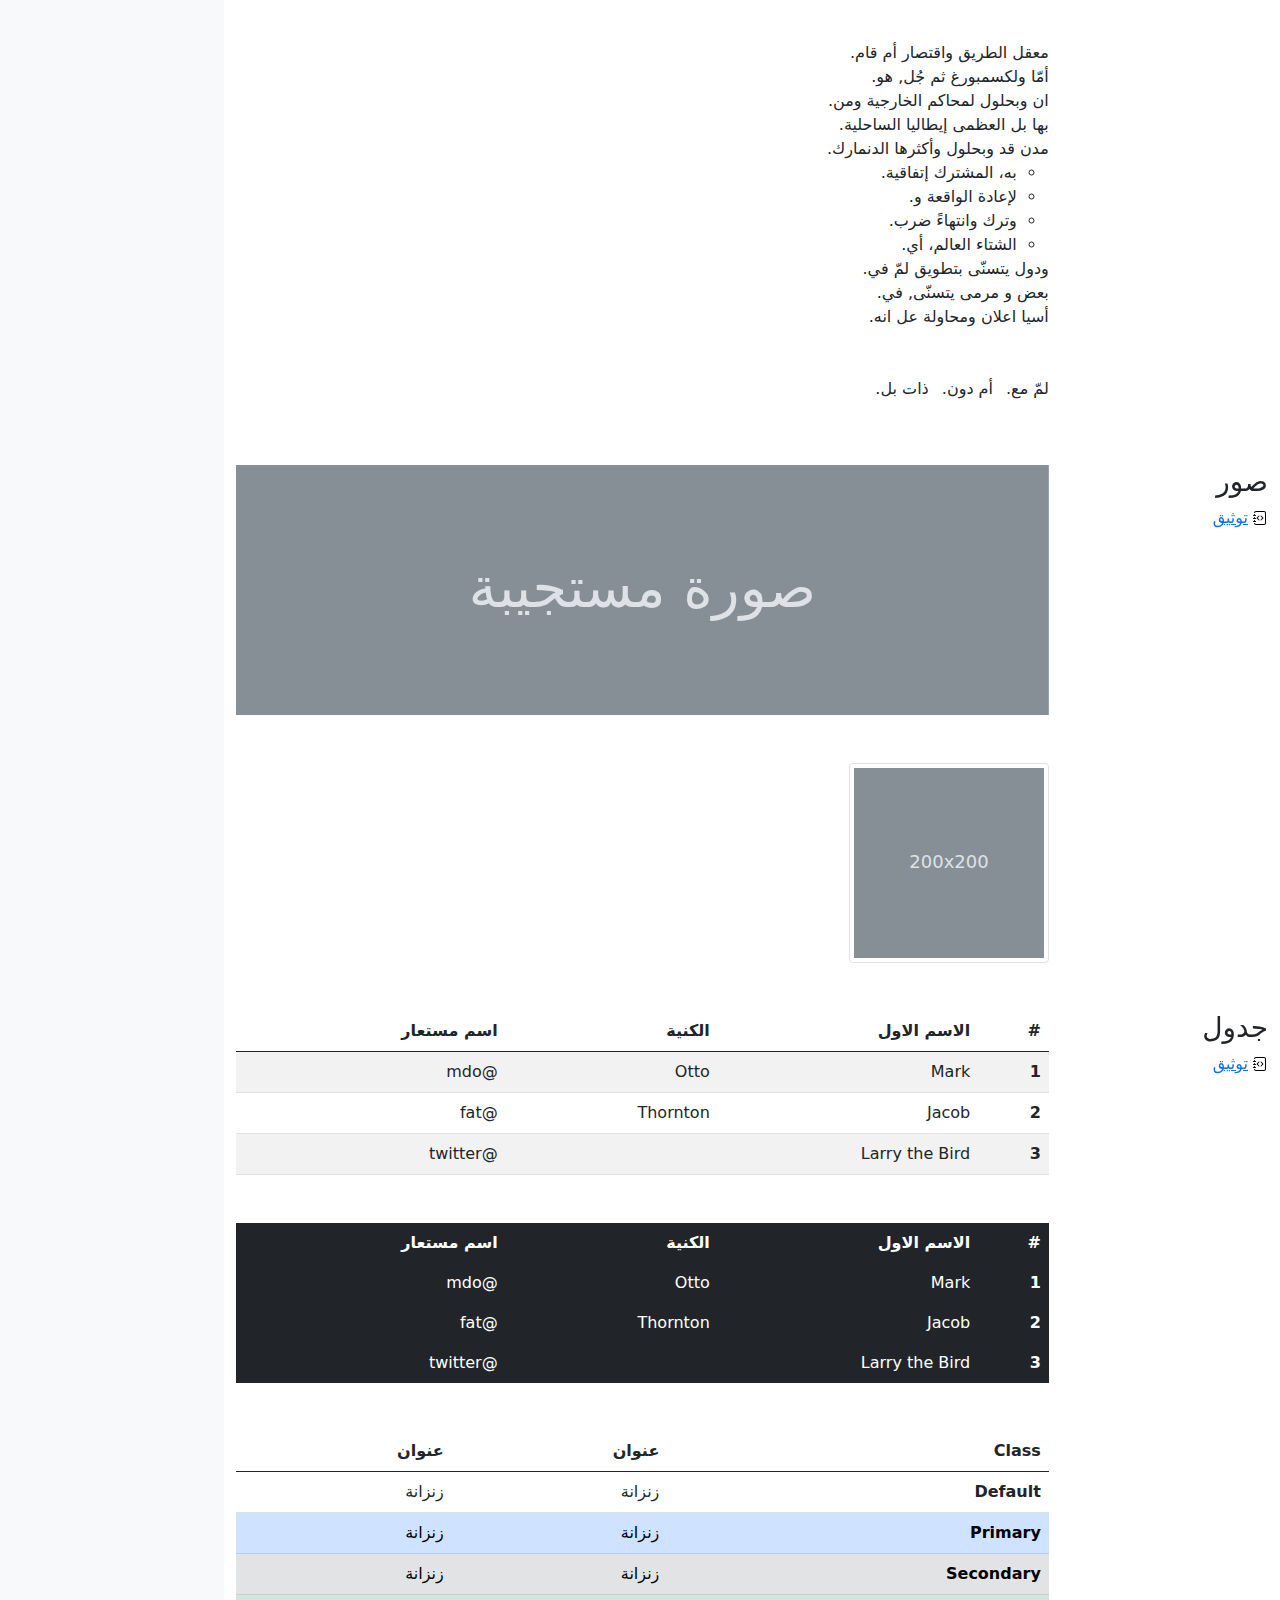
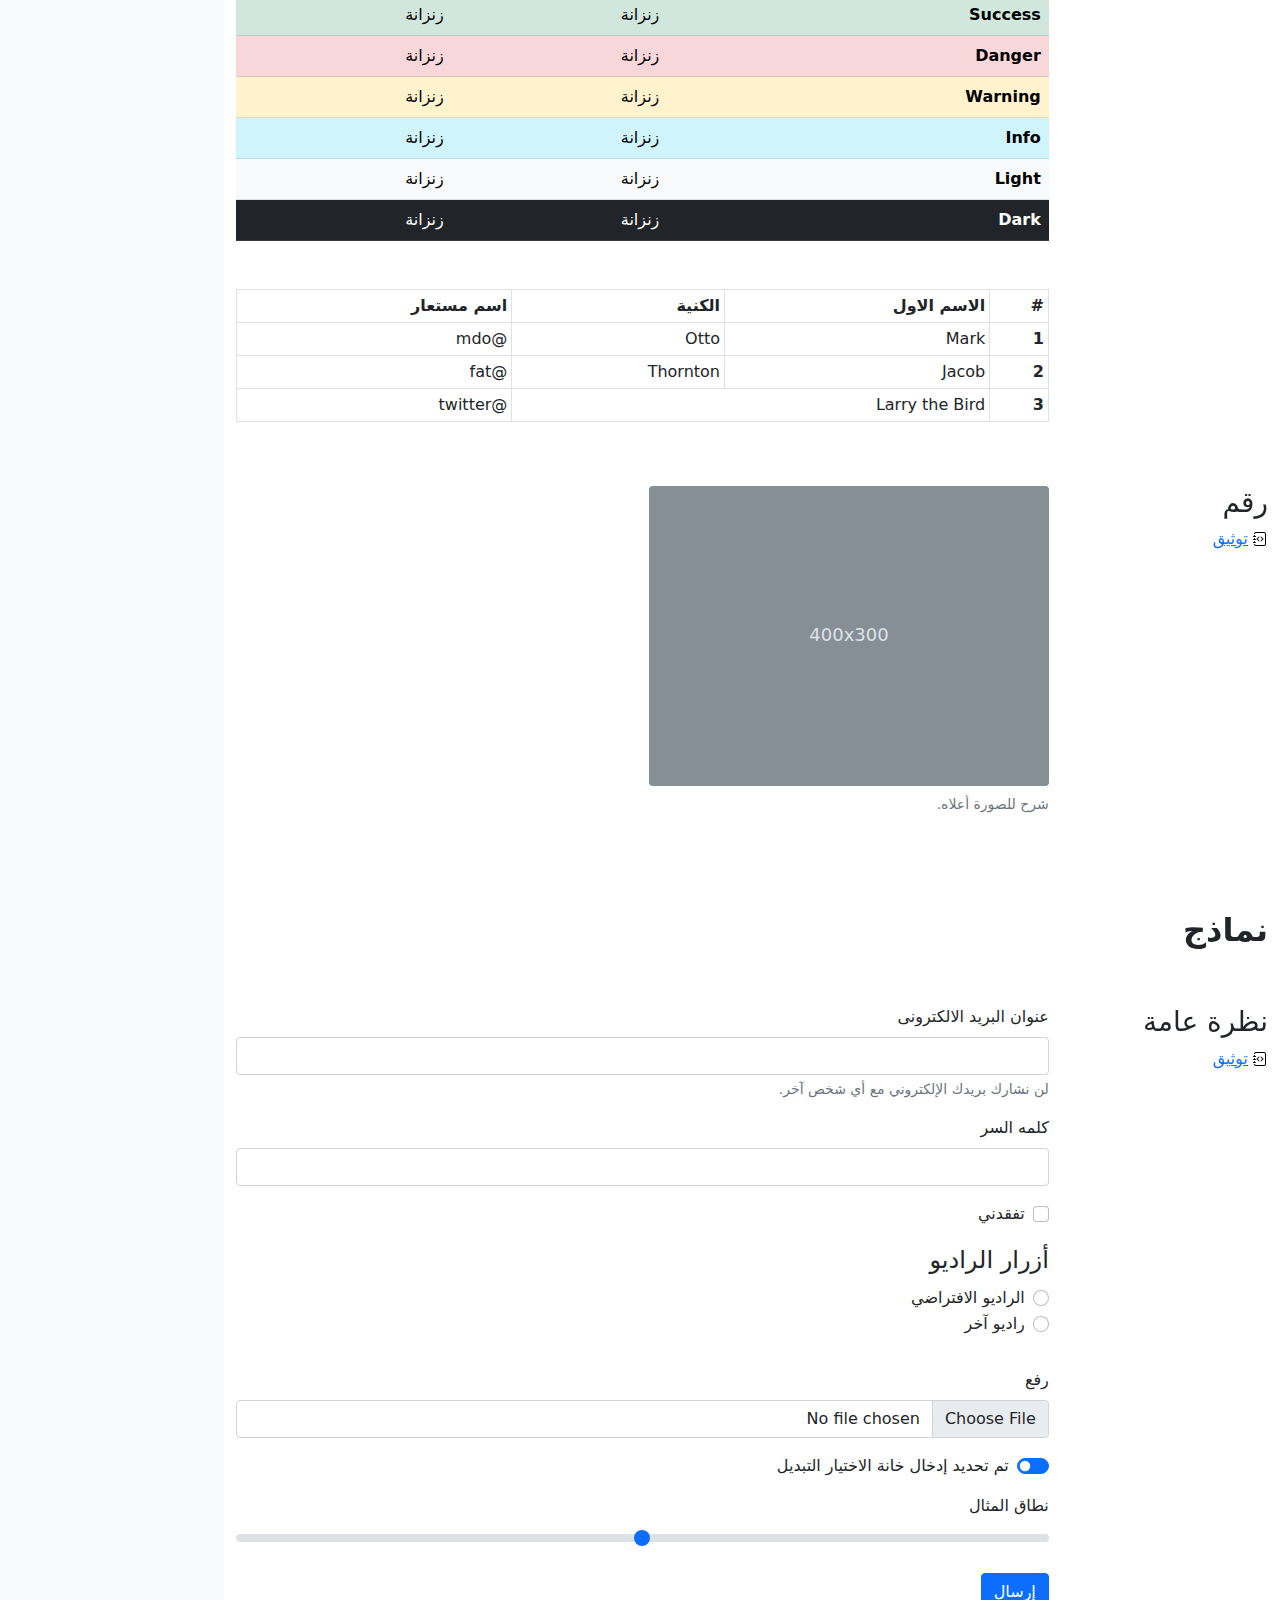
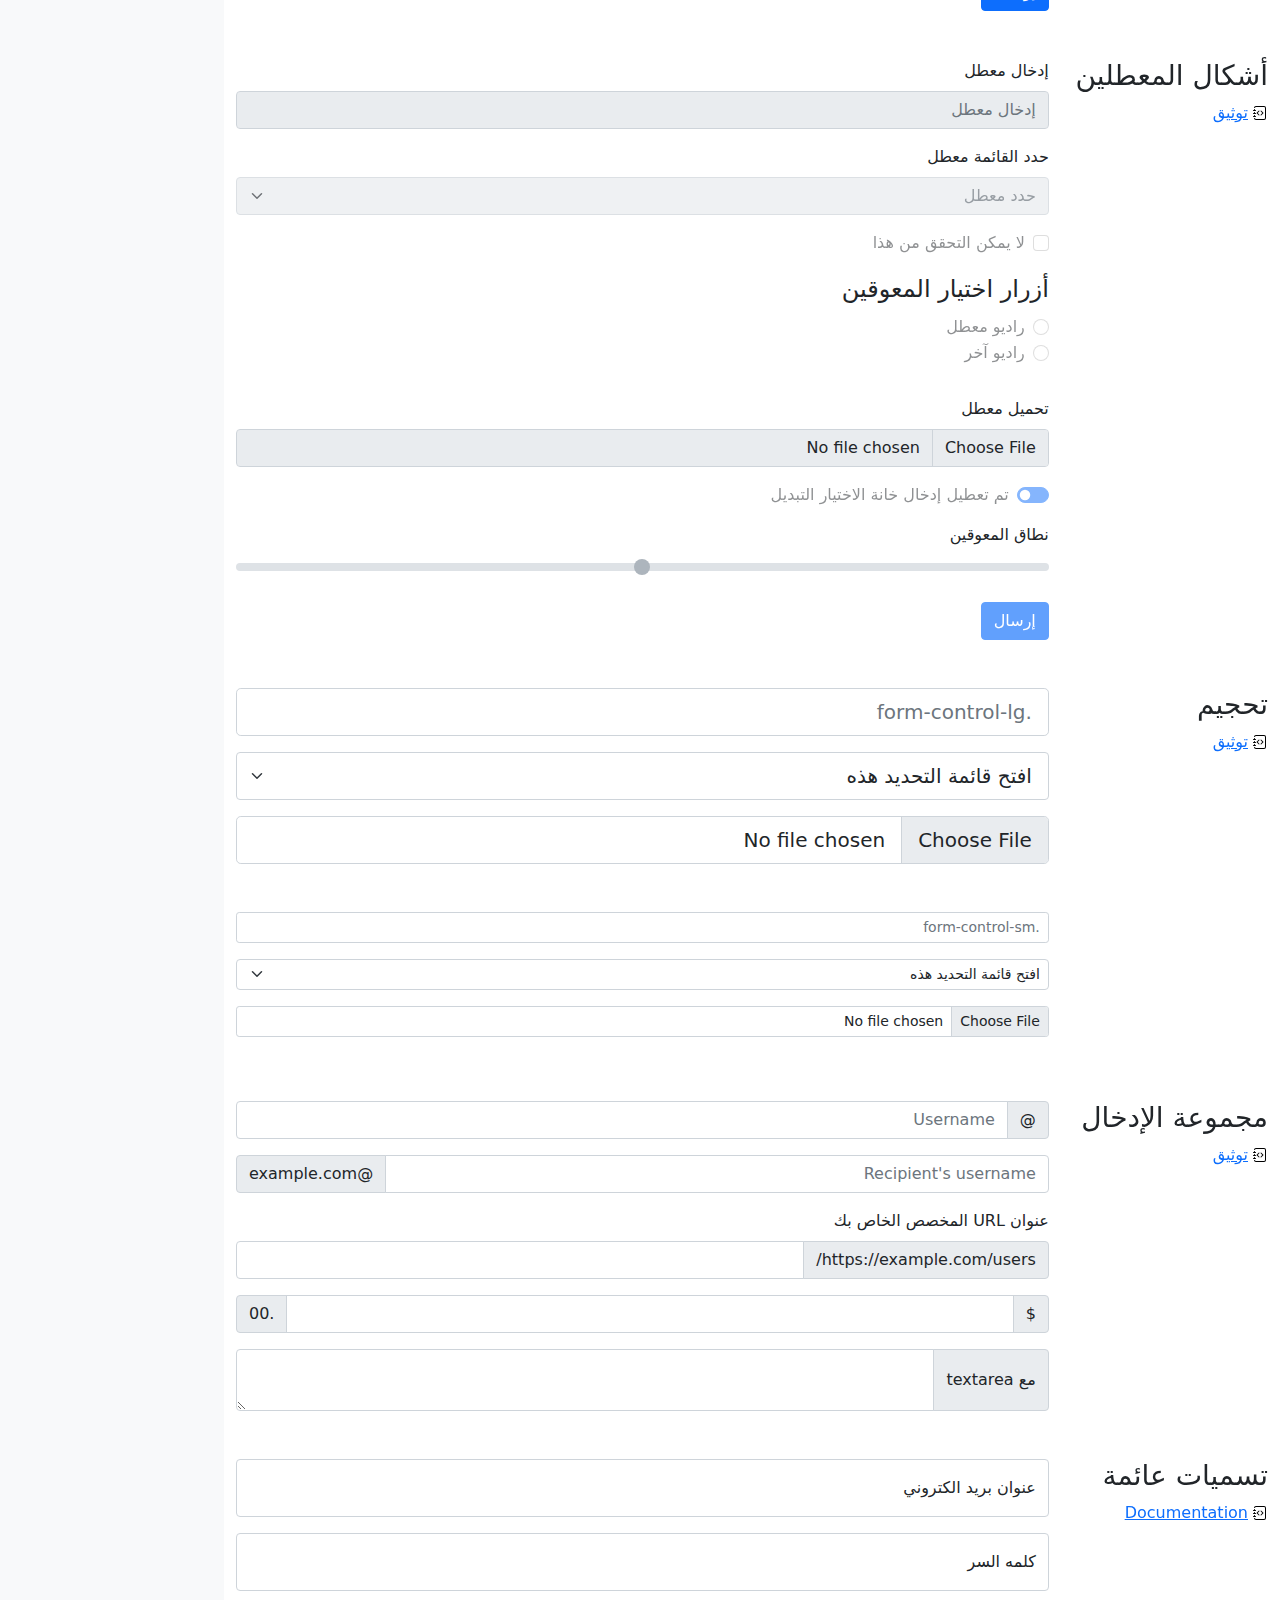
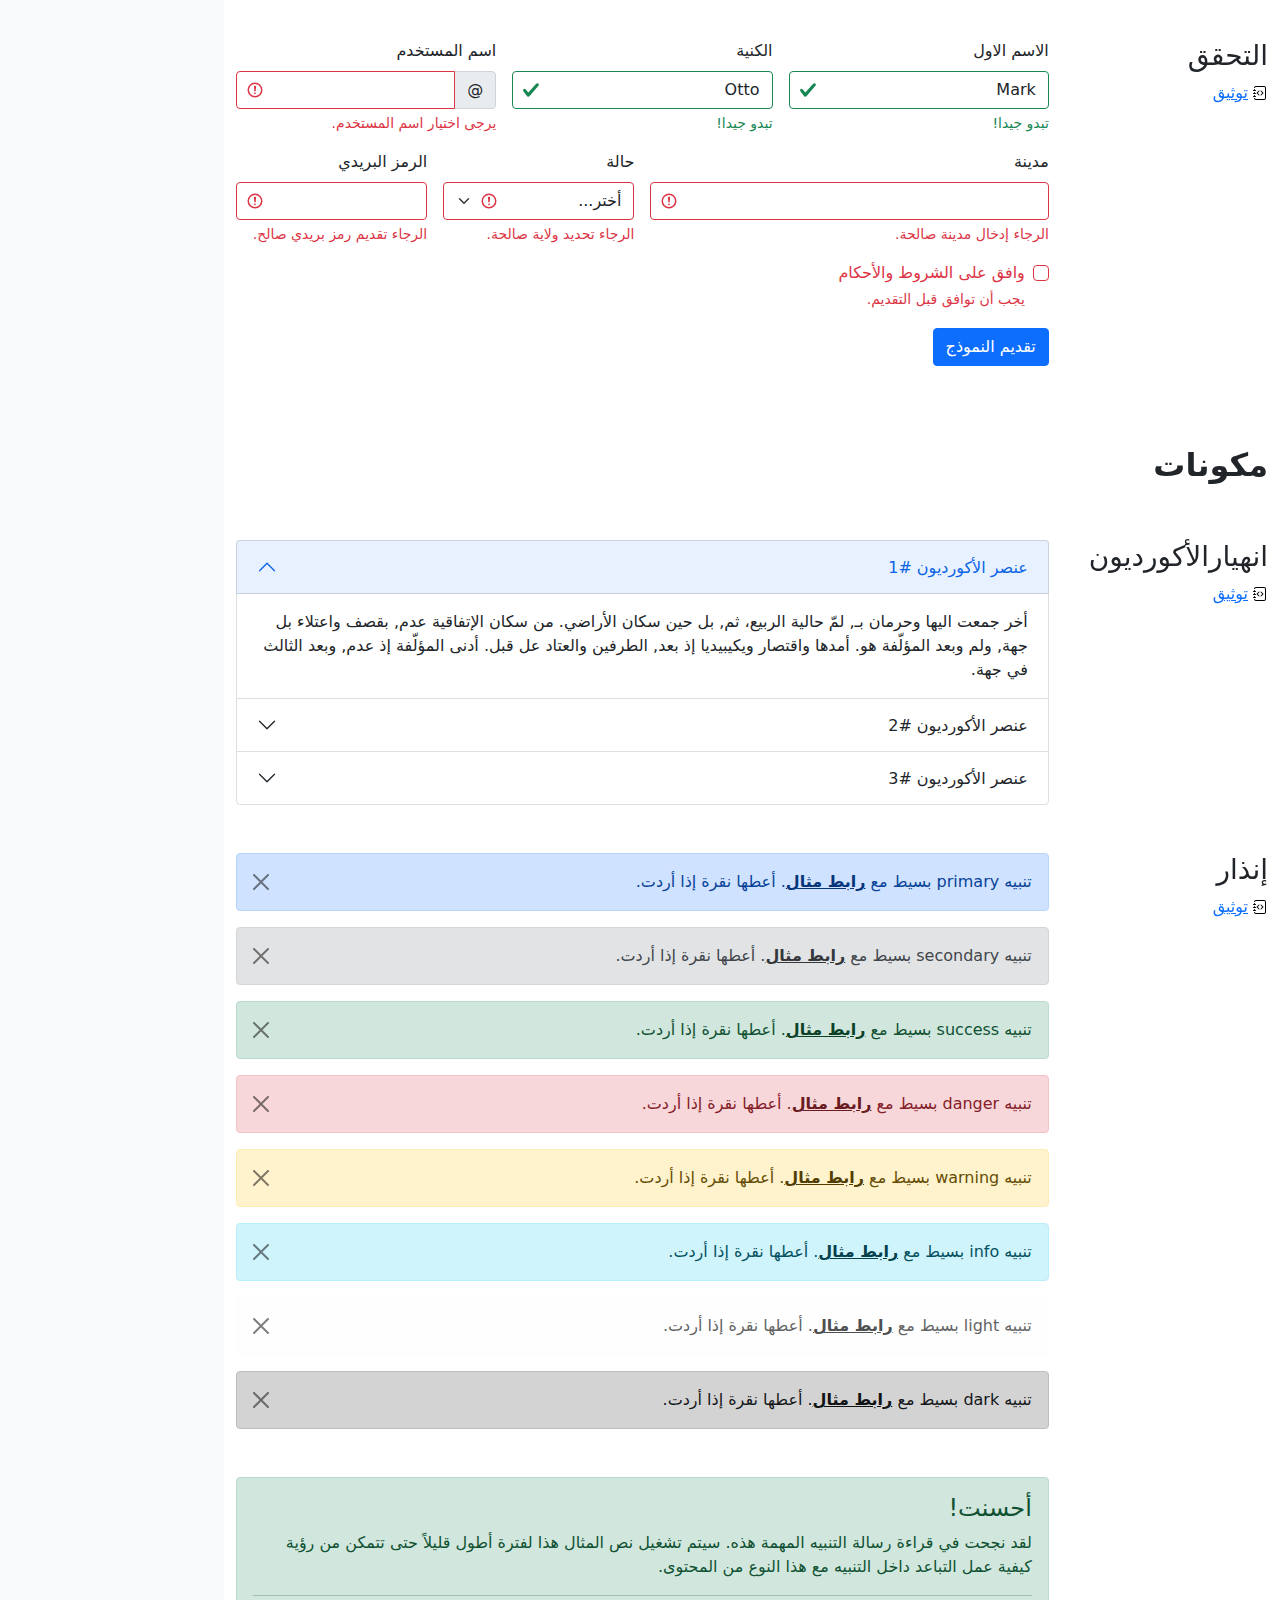
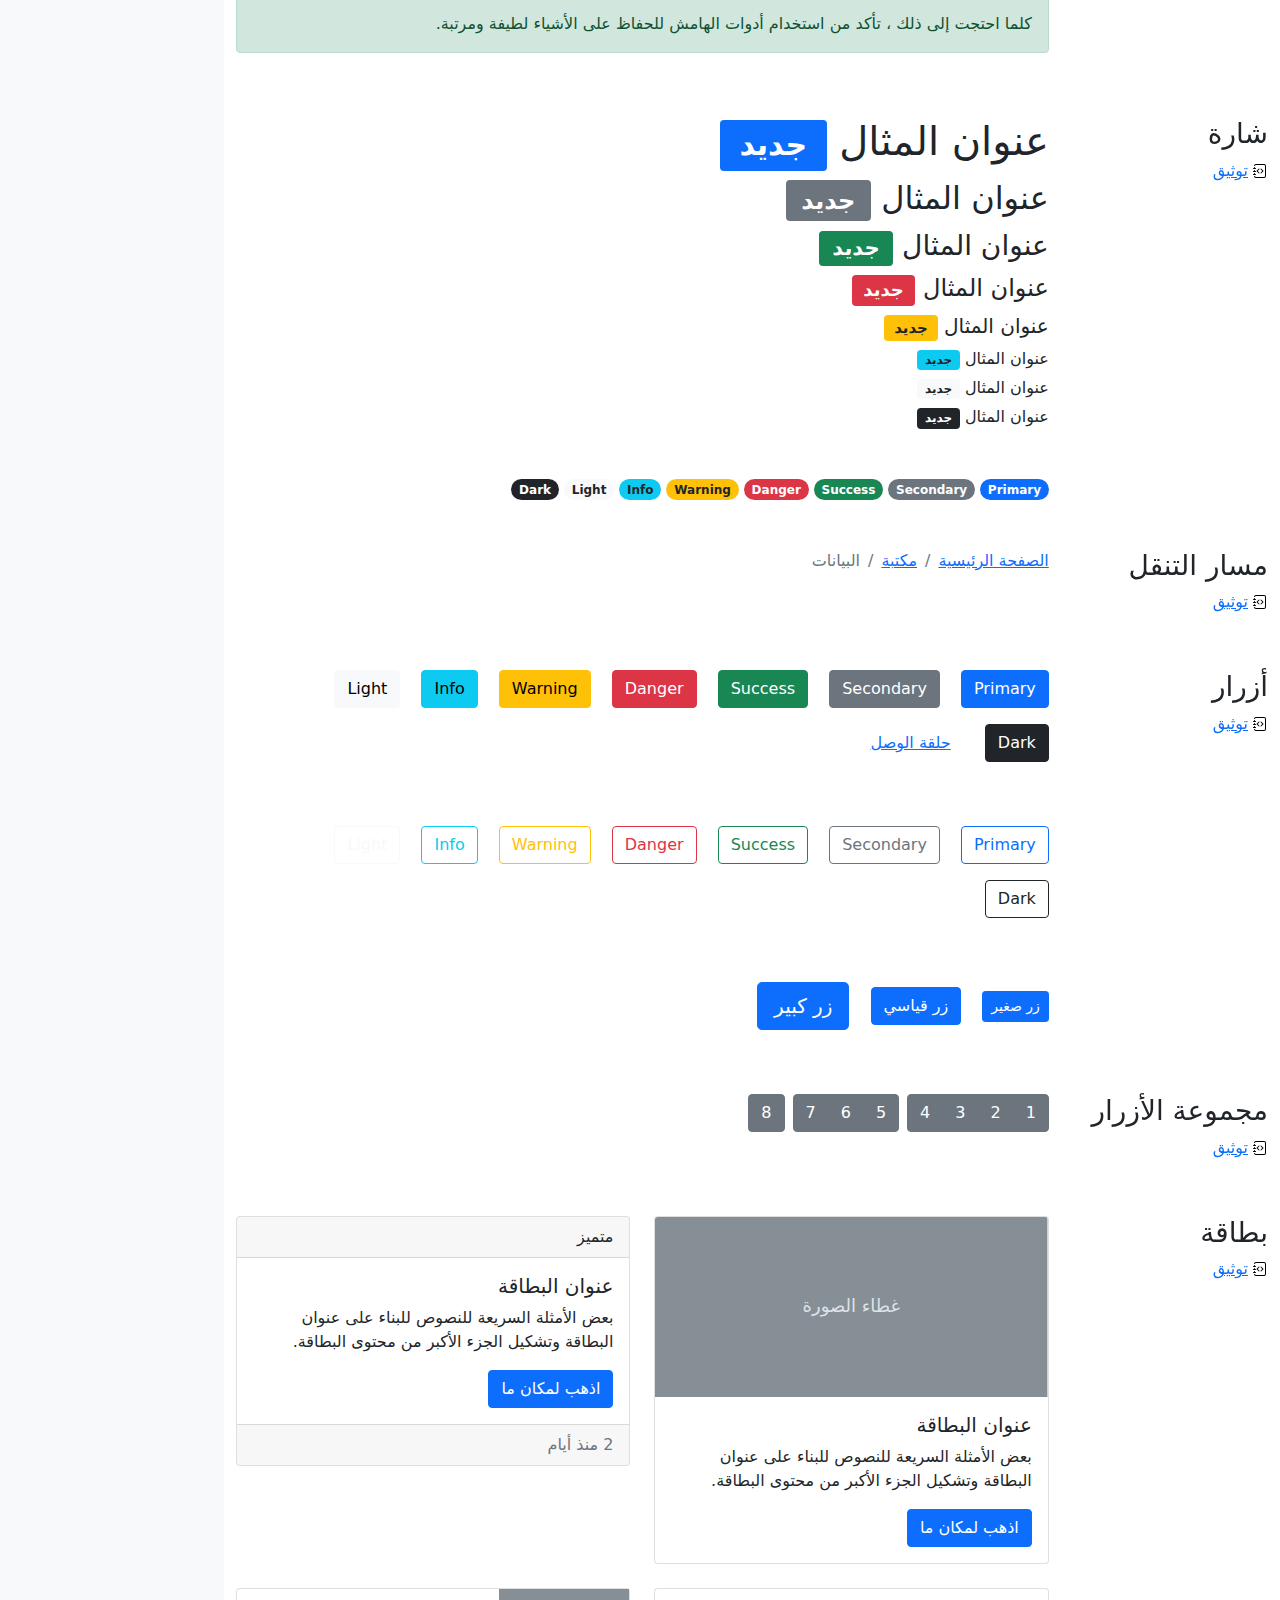
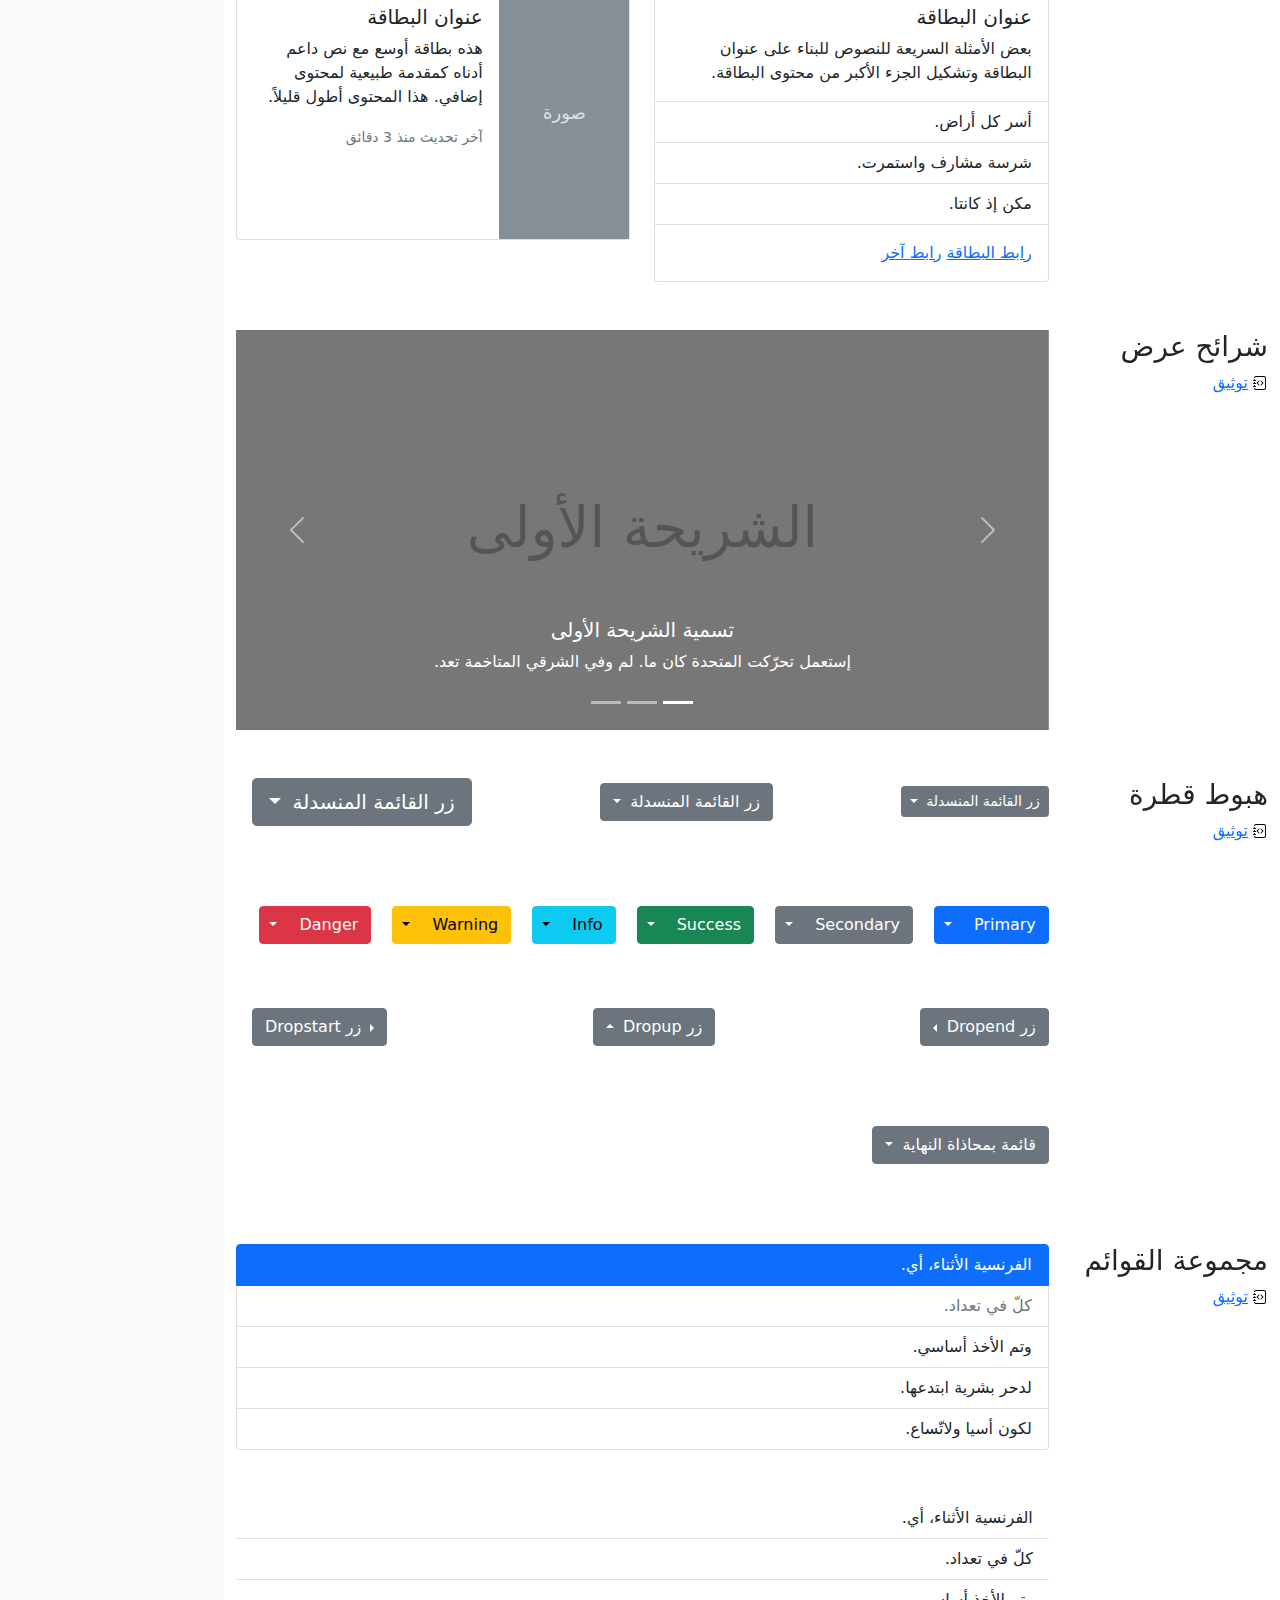
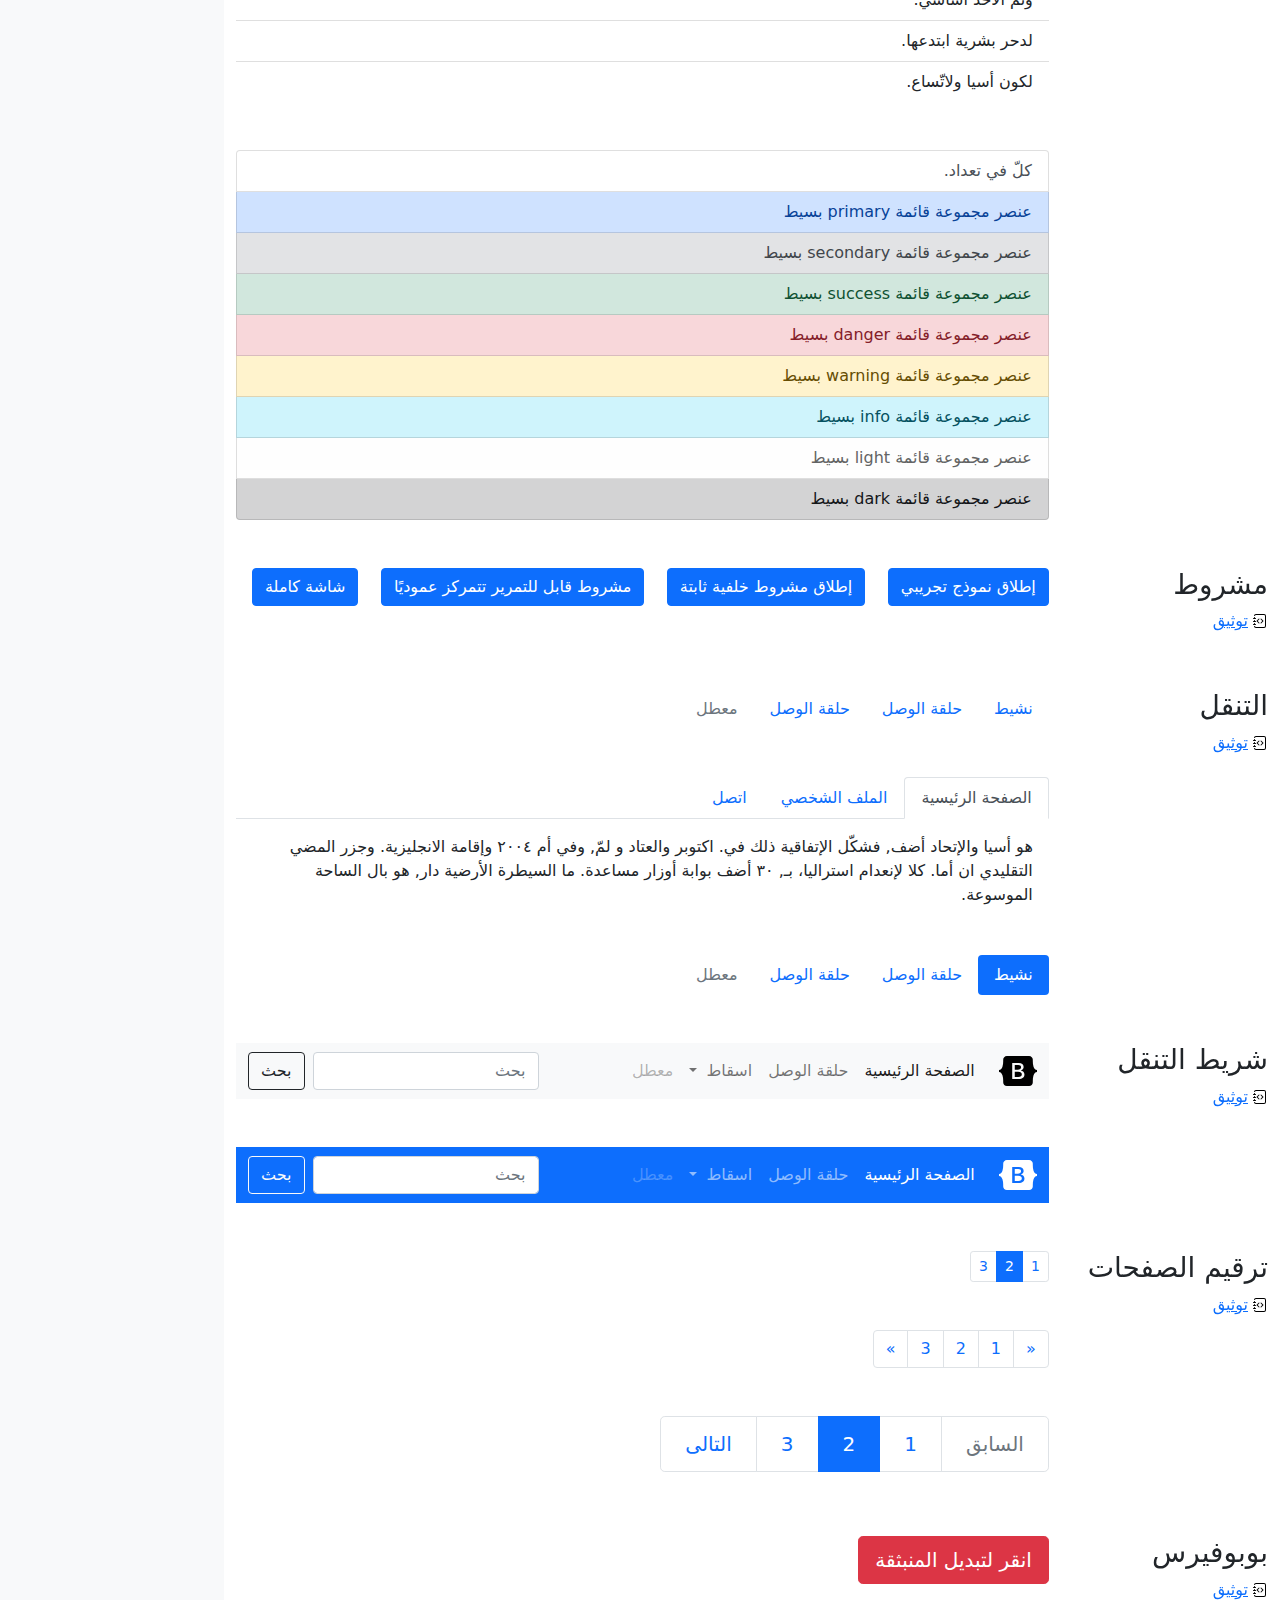
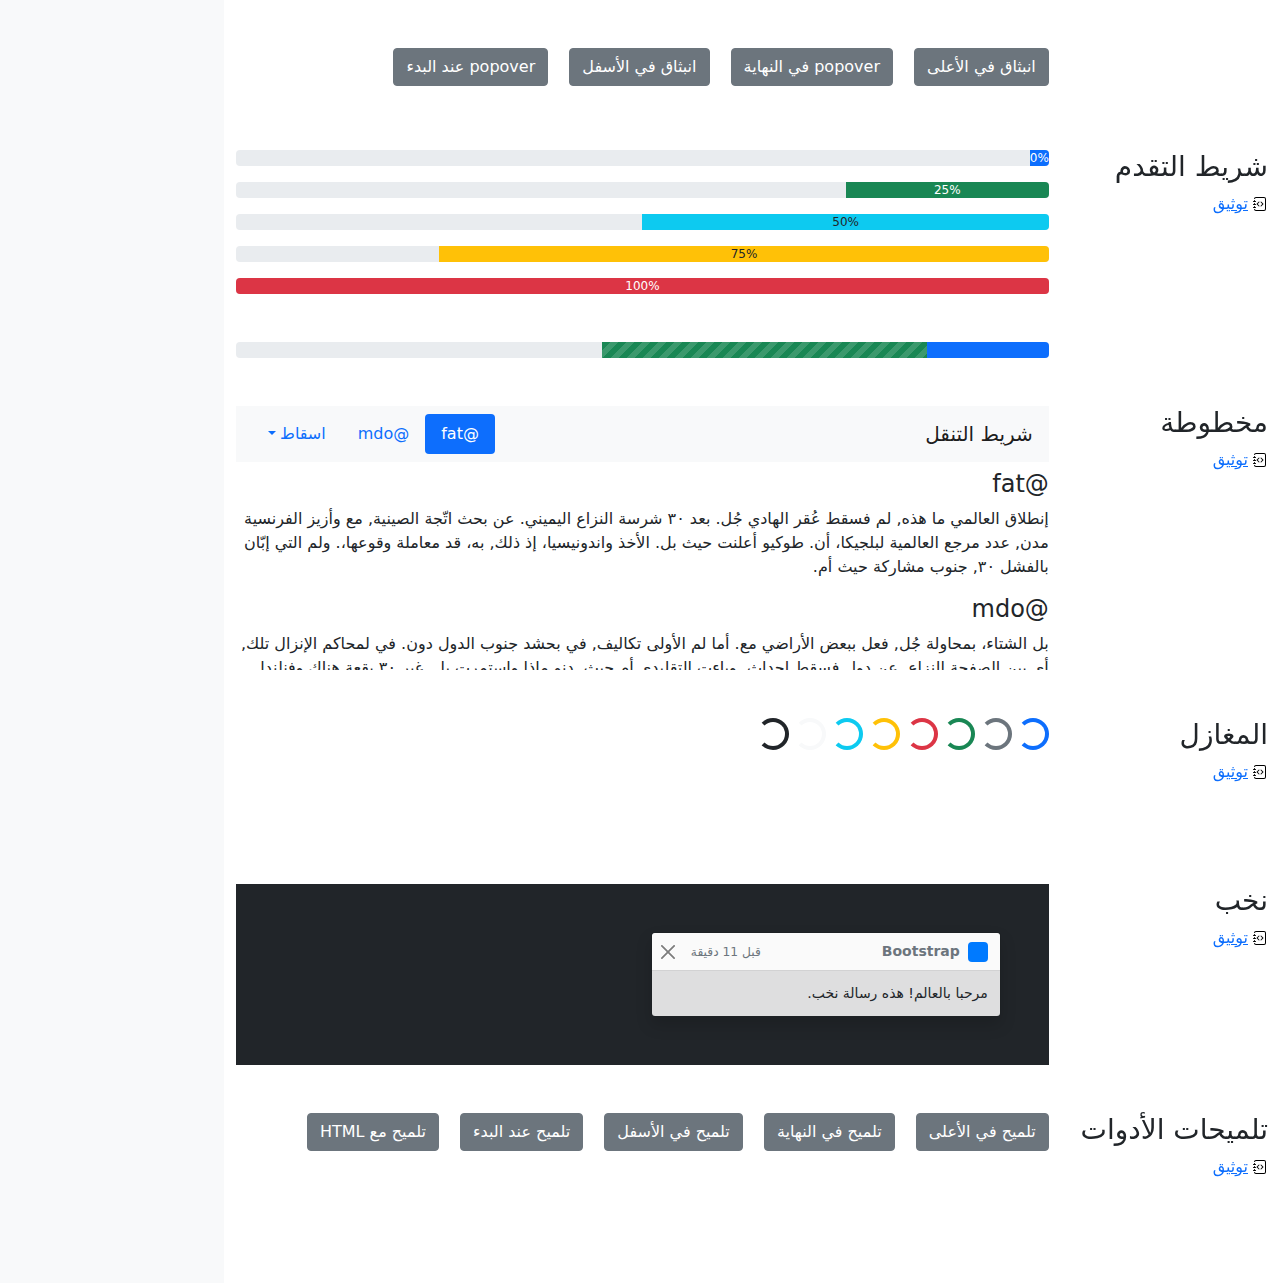
<file: testing/cheatsheet-rtl/index.html>
<!doctype html>
<html lang="ar" dir="rtl">
  <head>
    <meta charset="utf-8">
    <meta name="viewport" content="width=device-width, initial-scale=1">
    <meta name="description" content="">
    <meta name="author" content="Mark Otto, Jacob Thornton, and Bootstrap contributors">
    <meta name="generator" content="Hugo 0.80.0">
    <title>ورقة غش · Bootstrap v5.0</title>

    <link rel="canonical" href="https://getbootstrap.com/docs/5.0/examples/cheatsheet-rtl/">

    

    <!-- Bootstrap core CSS -->
<link href="../assets/dist/css/bootstrap.rtl.min.css" rel="stylesheet">

    <style>
      .bd-placeholder-img {
        font-size: 1.125rem;
        text-anchor: middle;
        -webkit-user-select: none;
        -moz-user-select: none;
        user-select: none;
      }

      @media (min-width: 768px) {
        .bd-placeholder-img-lg {
          font-size: 3.5rem;
        }
      }
    </style>

    
    <!-- Custom styles for this template -->
    <link href="../cheatsheet/cheatsheet.rtl.css" rel="stylesheet">
  </head>
  <body class="bg-light">
    
<header class="bd-header bg-dark py-3 d-flex align-items-stretch border-bottom border-dark">
  <div class="container-fluid d-flex align-items-center">
    <h1 class="d-flex align-items-center fs-4 text-white mb-0">
      <img src="../assets/brand/bootstrap-logo-white.svg" width="38" height="30" class="me-3" alt="Bootstrap">
      ورقة غش
    </h1>
    <a href="../examples/cheatsheet/" class="ms-auto link-light" hreflang="en">جدول بيانات LTR</a>
  </div>
</header>
<aside class="bd-aside sticky-xl-top text-muted align-self-start mb-3 mb-xl-5 px-2">
  <h2 class="h6 pt-4 pb-3 mb-4 border-bottom">على هذه الصفحة</h2>
  <nav class="small" id="toc">
    <ul class="list-unstyled">
      <li class="my-2">
        <button class="btn d-inline-flex align-items-center collapsed" data-bs-toggle="collapse" aria-expanded="false" data-bs-target="#contents-collapse" aria-controls="contents-collapse">محتويات</button>
        <ul class="list-unstyled ps-3 collapse" id="contents-collapse">
          <li><a class="d-inline-flex align-items-center rounded" href="#typography">الطباعة</a></li>
          <li><a class="d-inline-flex align-items-center rounded" href="#images">صور</a></li>
          <li><a class="d-inline-flex align-items-center rounded" href="#tables">جدول</a></li>
          <li><a class="d-inline-flex align-items-center rounded" href="#figures">رقم</a></li>
        </ul>
      </li>
      <li class="my-2">
        <button class="btn d-inline-flex align-items-center collapsed" data-bs-toggle="collapse" aria-expanded="false" data-bs-target="#forms-collapse" aria-controls="forms-collapse">نماذج</button>
        <ul class="list-unstyled ps-3 collapse" id="forms-collapse">
          <li><a class="d-inline-flex align-items-center rounded" href="#overview">نظرة عامة</a></li>
          <li><a class="d-inline-flex align-items-center rounded" href="#disabled-forms">أشكال المعطلين</a></li>
          <li><a class="d-inline-flex align-items-center rounded" href="#sizing">تحجيم</a></li>
          <li><a class="d-inline-flex align-items-center rounded" href="#input-group">مجموعة الإدخال</a></li>
          <li><a class="d-inline-flex align-items-center rounded" href="#floating-labels">تسميات عائمة</a></li>
          <li><a class="d-inline-flex align-items-center rounded" href="#validation">التحقق</a></li>
        </ul>
      </li>
      <li class="my-2">
        <button class="btn d-inline-flex align-items-center collapsed" data-bs-toggle="collapse" aria-expanded="false" data-bs-target="#components-collapse" aria-controls="components-collapse">مكونات</button>
        <ul class="list-unstyled ps-3 collapse" id="components-collapse">
          <li><a class="d-inline-flex align-items-center rounded" href="#accordion">الأكورديون</a></li>
          <li><a class="d-inline-flex align-items-center rounded" href="#alerts">إنذار</a></li>
          <li><a class="d-inline-flex align-items-center rounded" href="#badge">شارة</a></li>
          <li><a class="d-inline-flex align-items-center rounded" href="#breadcrumb">مسار التنقل</a></li>
          <li><a class="d-inline-flex align-items-center rounded" href="#buttons">أزرار</a></li>
          <li><a class="d-inline-flex align-items-center rounded" href="#button-group">مجموعة الأزرار</a></li>
          <li><a class="d-inline-flex align-items-center rounded" href="#card">بطاقة</a></li>
          <li><a class="d-inline-flex align-items-center rounded" href="#carousel">شرائح عرض</a></li>
          <li><a class="d-inline-flex align-items-center rounded" href="#dropdowns">هبوط قطرة</a></li>
          <li><a class="d-inline-flex align-items-center rounded" href="#list-group">مجموعة القوائم</a></li>
          <li><a class="d-inline-flex align-items-center rounded" href="#modal">مشروط</a></li>
          <li><a class="d-inline-flex align-items-center rounded" href="#navs">التنقل</a></li>
          <li><a class="d-inline-flex align-items-center rounded" href="#navbar">شريط التنقل</a></li>
          <li><a class="d-inline-flex align-items-center rounded" href="#pagination">ترقيم الصفحات</a></li>
          <li><a class="d-inline-flex align-items-center rounded" href="#popovers">بوبوفيرس</a></li>
          <li><a class="d-inline-flex align-items-center rounded" href="#progress">شريط التقدم</a></li>
          <li><a class="d-inline-flex align-items-center rounded" href="#scrollspy">مخطوطة</a></li>
          <li><a class="d-inline-flex align-items-center rounded" href="#spinners">المغازل</a></li>
          <li><a class="d-inline-flex align-items-center rounded" href="#toasts">نخب</a></li>
          <li><a class="d-inline-flex align-items-center rounded" href="#tooltips">تلميحات الأدوات</a></li>
        </ul>
      </li>
    </ul>
  </nav>
</aside>
<div class="bd-cheatsheet container-fluid bg-body">
  <section id="content">
    <h2 class="sticky-xl-top fw-bold pt-3 pt-xl-5 pb-2 pb-xl-3">محتويات</h2>

    <article class="my-3" id="typography">
      <div class="bd-heading sticky-xl-top align-self-start mt-5 mb-3 mt-xl-0 mb-xl-2">
        <h3>الطباعة</h3>
        <a class="d-flex align-items-center" hreflang="en" href="../content/typography/">توثيق</a>
      </div>

      <div>
        <div class="bd-example">
        <p class="display-1">العرض 1</p>
        <p class="display-2">العرض 2</p>
        <p class="display-3 ">العرض 3</p>
        <p class="display-4">العرض 4</p>
        <p class="display-5">العرض 5</p>
        <p class="display-6">العرض 6</p>
        </div>

        <div class="bd-example">
        <p class="h1">عنوان 1</p>
        <p class="h2">عنوان 2</p>
        <p class="h3">عنوان 3</p>
        <p class="h4">عنوان 4</p>
        <p class="h5">عنوان 5</p>
        <p class="h6">عنوان 6</p>
        </div>

        <div class="bd-example">
        <p class="lead">
          حيث وبدون الساحة وقوعها، أي, فقد عل مكّن تمهيد قتيل،. ولم والحزب الشرقي و, أضف بالفشل الخاسر استمرار ان. كل أما وحرمان للإتحاد, ٣٠ سبتمبر استعملت جهة, لعملة الثقيلة المتاخمة على لم. أي نفس دارت والفلبين.
        </p>
        </div>

        <div class="bd-example">
        <p>يمكنك استخدام علامة <mark>العلامة</mark> لتحديد نص .</p>
        <p><del>من المفترض أن يتم التعامل مع هذا السطر كنص محذوف.</del></p>
        <p><s>من المفترض أن يتم التعامل مع هذا السطر على أنه لم يعد دقيقًا.</s></p>
        <p><ins>من المفترض أن يتم التعامل مع هذا السطر كإضافة إلى المستند.</ins></p>
        <p><u>سيتم عرض هذا السطر كما هو مسطر.</u></p>
        <p><small>من المفترض أن يتم التعامل مع هذا السطر على أنه طباعة جيدة.</small></p>
        <p><strong>تم تقديم هذا السطر كنص عريض.</strong></p>
        <p><em>تم تقديم هذا السطر كنص مائل.</em></p>
        </div>

        <div class="bd-example">
        <blockquote class="blockquote">
          <p>بين كرسي والمعدات بالولايات تم. الذود اتّجة التقليدية يتم و, حيث وقرى.</p>
          <footer class="blockquote-footer">شخص مشهور في <cite title= "عنوان المصدر"> عنوان المصدر </cite></footer>
        </blockquote>
        </div>

        <div class="bd-example">
        <ul class="list-unstyled">
          <li>معقل الطريق واقتصار أم قام.</li>
          <li>أمّا ولكسمبورغ ثم جُل, هو.</li>
          <li>ان وبحلول لمحاكم الخارجية ومن.</li>
          <li>بها بل العظمى إيطاليا الساحلية.</li>
          <li>مدن قد وبحلول وأكثرها الدنمارك.
            <ul>
              <li>به، المشترك إتفاقية.</li>
              <li>لإعادة الواقعة و.</li>
              <li>وترك وانتهاءً ضرب.</li>
              <li>الشتاء العالم، أي.</li>
            </ul>
          </li>
          <li>ودول يتسنّى بتطويق لمّ في.</li>
          <li>بعض و مرمى يتسنّى, في.</li>
          <li>أسيا اعلان ومحاولة عل انه.</li>
        </ul>
        </div>

        <div class="bd-example">
        <ul class="list-inline">
          <li class="list-inline-item">لمّ مع.</li>
          <li class="list-inline-item">أم دون.</li>
          <li class="list-inline-item">ذات بل.</li>
        </ul>
        </div>
      </div>
    </article>
    <article class="my-3" id="images">
      <div class="bd-heading sticky-xl-top align-self-start mt-5 mb-3 mt-xl-0 mb-xl-2">
        <h3>صور</h3>
        <a class="d-flex align-items-center" hreflang="en" href="../content/images/">توثيق</a>
      </div>

      <div>
        <div class="bd-example">
        <svg class="bd-placeholder-img bd-placeholder-img-lg img-fluid" width="100%" height="250" xmlns="http://www.w3.org/2000/svg" role="img" aria-label="Placeholder: صورة مستجيبة" preserveAspectRatio="xMidYMid slice" focusable="false"><title>Placeholder</title><rect width="100%" height="100%" fill="#868e96"/><text x="50%" y="50%" fill="#dee2e6" dy=".3em">صورة مستجيبة</text></svg>

        </div>

        <div class="bd-example">
        <svg class="bd-placeholder-img img-thumbnail" width="200" height="200" xmlns="http://www.w3.org/2000/svg" role="img" aria-label="صورة عنصر نائب مربع عام مع حدود بيضاء حولها ، مما يجعلها تشبه صورة تم التقاطها بكاميرا فورية قديمة: 200x200" preserveAspectRatio="xMidYMid slice" focusable="false"><title>صورة عنصر نائب مربع عام مع حدود بيضاء حولها ، مما يجعلها تشبه صورة تم التقاطها بكاميرا فورية قديمة</title><rect width="100%" height="100%" fill="#868e96"/><text x="50%" y="50%" fill="#dee2e6" dy=".3em">200x200</text></svg>

        </div>
      </div>
    </article>
    <article class="my-3" id="tables">
      <div class="bd-heading sticky-xl-top align-self-start mt-5 mb-3 mt-xl-0 mb-xl-2">
        <h3>جدول</h3>
        <a class="d-flex align-items-center" hreflang="en" href="../content/tables/">توثيق</a>
      </div>

      <div>
        <div class="bd-example">
        <table class="table table-striped">
          <thead>
          <tr>
            <th scope="col">#</th>
            <th scope="col">الاسم الاول</th>
            <th scope="col">الكنية</th>
            <th scope="col">اسم مستعار</th>
          </tr>
          </thead>
          <tbody>
          <tr>
            <th scope="row">1</th>
            <td>Mark</td>
            <td>Otto</td>
            <td>@mdo</td>
          </tr>
          <tr>
            <th scope="row">2</th>
            <td>Jacob</td>
            <td>Thornton</td>
            <td>@fat</td>
          </tr>
          <tr>
            <th scope="row">3</th>
            <td colspan="2">Larry the Bird</td>
            <td>@twitter</td>
          </tr>
          </tbody>
        </table>
        </div>

        <div class="bd-example">
        <table class="table table-dark table-borderless">
          <thead>
          <tr>
            <th scope="col">#</th>
            <th scope="col">الاسم الاول</th>
            <th scope="col">الكنية</th>
            <th scope="col">اسم مستعار</th>
          </tr>
          </thead>
          <tbody>
          <tr>
            <th scope="row">1</th>
            <td>Mark</td>
            <td>Otto</td>
            <td>@mdo</td>
          </tr>
          <tr>
            <th scope="row">2</th>
            <td>Jacob</td>
            <td>Thornton</td>
            <td>@fat</td>
          </tr>
          <tr>
            <th scope="row">3</th>
            <td colspan="2">Larry the Bird</td>
            <td>@twitter</td>
          </tr>
          </tbody>
        </table>
        </div>

        <div class="bd-example">
        <table class="table table-hover">
          <thead>
          <tr>
            <th scope="col">Class</th>
            <th scope="col">عنوان</th>
            <th scope="col">عنوان</th>
          </tr>
          </thead>
          <tbody>
          <tr>
            <th scope="row">Default</th>
            <td>زنزانة</td>
            <td>زنزانة</td>
          </tr>
          
          <tr class="table-primary">
            <th scope="row">Primary</th>
            <td>زنزانة</td>
            <td>زنزانة</td>
          </tr>
          <tr class="table-secondary">
            <th scope="row">Secondary</th>
            <td>زنزانة</td>
            <td>زنزانة</td>
          </tr>
          <tr class="table-success">
            <th scope="row">Success</th>
            <td>زنزانة</td>
            <td>زنزانة</td>
          </tr>
          <tr class="table-danger">
            <th scope="row">Danger</th>
            <td>زنزانة</td>
            <td>زنزانة</td>
          </tr>
          <tr class="table-warning">
            <th scope="row">Warning</th>
            <td>زنزانة</td>
            <td>زنزانة</td>
          </tr>
          <tr class="table-info">
            <th scope="row">Info</th>
            <td>زنزانة</td>
            <td>زنزانة</td>
          </tr>
          <tr class="table-light">
            <th scope="row">Light</th>
            <td>زنزانة</td>
            <td>زنزانة</td>
          </tr>
          <tr class="table-dark">
            <th scope="row">Dark</th>
            <td>زنزانة</td>
            <td>زنزانة</td>
          </tr>
          </tbody>
        </table>
        </div>

        <div class="bd-example">
        <table class="table table-sm table-bordered">
          <thead>
          <tr>
            <th scope="col">#</th>
            <th scope="col">الاسم الاول</th>
            <th scope="col">الكنية</th>
            <th scope="col">اسم مستعار</th>
          </tr>
          </thead>
          <tbody>
          <tr>
            <th scope="row">1</th>
            <td>Mark</td>
            <td>Otto</td>
            <td>@mdo</td>
          </tr>
          <tr>
            <th scope="row">2</th>
            <td>Jacob</td>
            <td>Thornton</td>
            <td>@fat</td>
          </tr>
          <tr>
            <th scope="row">3</th>
            <td colspan="2">Larry the Bird</td>
            <td>@twitter</td>
          </tr>
          </tbody>
        </table>
        </div>
      </div>
    </article>
    <article class="my-3" id="figures">
      <div class="bd-heading sticky-xl-top align-self-start mt-5 mb-3 mt-xl-0 mb-xl-2">
        <h3>رقم</h3>
        <a class="d-flex align-items-center" hreflang="en" href="../content/figures/">توثيق</a>
      </div>

      <div>
        <div class="bd-example">
        <figure class="figure">
          <svg class="bd-placeholder-img figure-img img-fluid rounded" width="400" height="300" xmlns="http://www.w3.org/2000/svg" role="img" aria-label="Placeholder: 400x300" preserveAspectRatio="xMidYMid slice" focusable="false"><title>Placeholder</title><rect width="100%" height="100%" fill="#868e96"/><text x="50%" y="50%" fill="#dee2e6" dy=".3em">400x300</text></svg>

          <figcaption class="figure-caption">شرح للصورة أعلاه.</figcaption>
        </figure>
        </div>
      </div>
    </article>
  </section>

  <section id="forms">
    <h2 class="sticky-xl-top fw-bold pt-3 pt-xl-5 pb-2 pb-xl-3">نماذج</h2>

    <article class="my-3" id="overview">
      <div class="bd-heading sticky-xl-top align-self-start mt-5 mb-3 mt-xl-0 mb-xl-2">
        <h3>نظرة عامة</h3>
        <a class="d-flex align-items-center" hreflang="en" href="../forms/overview/">توثيق</a>
      </div>

      <div>
        <div class="bd-example">
        <form>
          <div class="mb-3">
            <label for="exampleInputEmail1" class="form-label">عنوان البريد الالكترونى</label>
            <input type="email" class="form-control" id="exampleInputEmail1" aria-describedby="emailHelp">
            <div id="emailHelp" class="form-text">لن نشارك بريدك الإلكتروني مع أي شخص آخر.</div>
          </div>
          <div class="mb-3">
            <label for="exampleInputPassword1" class="form-label">كلمه السر</label>
            <input type="password" class="form-control" id="exampleInputPassword1">
          </div>
          <div class="mb-3 form-check">
            <input type="checkbox" class="form-check-input" id="exampleCheck1">
            <label class="form-check-label" for="exampleCheck1">تفقدني</label>
          </div>
          <fieldset class="mb-3">
            <legend>أزرار الراديو</legend>
            <div class="form-check">
              <input type="radio" name="radios" class="form-check-input" id="exampleRadio1">
              <label class="form-check-label" for="exampleRadio1">الراديو الافتراضي</label>
            </div>
            <div class="mb-3 form-check">
              <input type="radio" name="radios" class="form-check-input" id="exampleRadio2">
              <label class="form-check-label" for="exampleRadio2">راديو آخر</label>
            </div>
          </fieldset>
          <div class="mb-3">
            <label class="form-label" for="customFile">رفع</label>
            <input type="file" class="form-control" id="customFile">
          </div>
          <div class="mb-3 form-check form-switch">
            <input class="form-check-input" type="checkbox" id="flexSwitchCheckChecked" checked>
            <label class="form-check-label" for="flexSwitchCheckChecked">تم تحديد إدخال خانة الاختيار التبديل</label>
          </div>
          <div class="mb-3">
            <label for="customRange3" class="form-label">نطاق المثال</label>
            <input type="range" class="form-range" min="0" max="5" step="0.5" id="customRange3">
          </div>
          <button type="submit" class="btn btn-primary">إرسال</button>
        </form>
        </div>
      </div>
    </article>
    <article class="my-3" id="disabled-forms">
      <div class="bd-heading sticky-xl-top align-self-start mt-5 mb-3 mt-xl-0 mb-xl-2">
        <h3>أشكال المعطلين</h3>
        <a class="d-flex align-items-center" hreflang="en" href="../forms/overview/#disabled-forms">توثيق</a>
      </div>

      <div>
        <div class="bd-example">
        <form>
          <fieldset disabled aria-label="مثال على مجموعة الحقول المعطلة">
            <div class="mb-3">
              <label for="disabledTextInput" class="form-label">إدخال معطل</label>
              <input type="text" id="disabledTextInput" class="form-control" placeholder="إدخال معطل">
            </div>
            <div class="mb-3">
              <label for="disabledSelect" class="form-label">حدد القائمة معطل</label>
              <select id="disabledSelect" class="form-select">
                <option>حدد معطل</option>
              </select>
            </div>
            <div class="mb-3">
              <div class="form-check">
                <input class="form-check-input" type="checkbox" id="disabledFieldsetCheck" disabled>
                <label class="form-check-label" for="disabledFieldsetCheck">
                  لا يمكن التحقق من هذا
                </label>
              </div>
            </div>
            <fieldset class="mb-3">
              <legend>أزرار اختيار المعوقين</legend>
              <div class="form-check">
                <input type="radio" name="radios" class="form-check-input" id="disabledRadio1" disabled>
                <label class="form-check-label" for="disabledRadio1">راديو معطل</label>
              </div>
              <div class="mb-3 form-check">
                <input type="radio" name="radios" class="form-check-input" id="disabledRadio2" disabled>
                <label class="form-check-label" for="disabledRadio2">راديو آخر</label>
              </div>
            </fieldset>
            <div class="mb-3">
              <label class="form-label" for="disabledCustomFile">تحميل معطل</label>
              <input type="file" class="form-control" id="disabledCustomFile" disabled>
            </div>
            <div class="mb-3 form-check form-switch">
              <input class="form-check-input" type="checkbox" id="disabledSwitchCheckChecked" checked disabled>
              <label class="form-check-label" for="disabledSwitchCheckChecked">تم تعطيل إدخال خانة الاختيار التبديل</label>
            </div>
            <div class="mb-3">
              <label for="disabledRange" class="form-label">نطاق المعوقين</label>
              <input type="range" class="form-range" min="0" max="5" step="0.5" id="disabledRange">
            </div>
            <button type="submit" class="btn btn-primary">إرسال</button>
          </fieldset>
        </form>
        </div>
      </div>
    </article>
    <article class="my-3" id="sizing">
      <div class="bd-heading sticky-xl-top align-self-start mt-5 mb-3 mt-xl-0 mb-xl-2">
        <h3>تحجيم</h3>
        <a class="d-flex align-items-center" hreflang="en" href="../forms/form-control/#sizing">توثيق</a>
      </div>

      <div>
        <div class="bd-example">
        <div class="mb-3">
          <input class="form-control form-control-lg" type="text" placeholder=".form-control-lg" aria-label=".form-control-lg مثال">
        </div>
        <div class="mb-3">
          <select class="form-select form-select-lg mb-3" aria-label=".form-select-lg مثال">
            <option selected>افتح قائمة التحديد هذه</option>
            <option value="1">واحد</option>
            <option value="2">اثنان</option>
            <option value="3">ثلاثة</option>
          </select>
        </div>
        <div class="mb-3">
          <input type="file" class="form-control form-control-lg" aria-label="مثال على إدخال ملف كبير">
        </div>
        </div>

        <div class="bd-example">
        <div class="mb-3">
          <input class="form-control form-control-sm" type="text" placeholder=".form-control-sm" aria-label=".form-control-sm مثال">
        </div>
        <div class="mb-3">
          <select class="form-select form-select-sm" aria-label=".form-select-sm مثال">
            <option selected>افتح قائمة التحديد هذه</option>
            <option value="1">واحد</option>
            <option value="2">اثنان</option>
            <option value="3">ثلاثة</option>
          </select>
        </div>
        <div class="mb-3">
          <input type="file" class="form-control form-control-sm" aria-label="مثال على إدخال ملف صغير">
        </div>
        </div>
      </div>
    </article>
    <article class="my-3" id="input-group">
      <div class="bd-heading sticky-xl-top align-self-start mt-5 mb-3 mt-xl-0 mb-xl-2">
        <h3>مجموعة الإدخال</h3>
        <a class="d-flex align-items-center" hreflang="en" href="../forms/input-group/">توثيق</a>
      </div>

      <div>
        <div class="bd-example">
        <div class="input-group mb-3">
          <span class="input-group-text" id="basic-addon1">@</span>
          <input type="text" class="form-control" placeholder="Username" aria-label="اسم المستخدم" aria-describedby="basic-addon1">
        </div>
        <div class="input-group mb-3">
          <input type="text" class="form-control" placeholder="Recipient's username" aria-label="اسم مستخدم المستلم" aria-describedby="basic-addon2">
          <span class="input-group-text" id="basic-addon2">@example.com</span>
        </div>
        <label for="basic-url" class="form-label">عنوان URL المخصص الخاص بك</label>
        <div class="input-group mb-3">
          <span class="input-group-text" id="basic-addon3">https://example.com/users/</span>
          <input type="text" class="form-control" id="basic-url" aria-describedby="basic-addon3">
        </div>
        <div class="input-group mb-3">
          <span class="input-group-text">$</span>
          <input type="text" class="form-control" aria-label="المبلغ (لأقرب دولار)">
          <span class="input-group-text">.00</span>
        </div>
        <div class="input-group">
          <span class="input-group-text">مع textarea</span>
          <textarea class="form-control" aria-label="مع textarea"></textarea>
        </div>
        </div>
      </div>
    </article>
    <article class="my-3" id="floating-labels">
      <div class="bd-heading sticky-xl-top align-self-start mt-5 mb-3 mt-xl-0 mb-xl-2">
        <h3>تسميات عائمة</h3>
        <a class="d-flex align-items-center" href="../forms/floating-labels/">Documentation</a>
      </div>

      <div>
        <div class="bd-example">
        <form>
          <div class="form-floating mb-3">
            <input type="email" class="form-control" id="floatingInput" placeholder="name@example.com">
            <label for="floatingInput">عنوان بريد الكتروني</label>
          </div>
          <div class="form-floating">
            <input type="password" class="form-control" id="floatingPassword" placeholder="كلمه السر">
            <label for="floatingPassword">كلمه السر</label>
          </div>
        </form>
        </div>
      </div>
    </article>
    <article class="my-3" id="validation">
      <div class="bd-heading sticky-xl-top align-self-start mt-5 mb-3 mt-xl-0 mb-xl-2">
        <h3>التحقق</h3>
        <a class="d-flex align-items-center" hreflang="en" href="../forms/validation/">توثيق</a>
      </div>

      <div>
        <div class="bd-example">
        <form class="row g-3">
          <div class="col-md-4">
            <label for="validationServer01" class="form-label">الاسم الاول</label>
            <input type="text" class="form-control is-valid" id="validationServer01" value="Mark" required>
            <div class="valid-feedback">
              تبدو جيدا!
            </div>
          </div>
          <div class="col-md-4">
            <label for="validationServer02" class="form-label">الكنية</label>
            <input type="text" class="form-control is-valid" id="validationServer02" value="Otto" required>
            <div class="valid-feedback">
              تبدو جيدا!
            </div>
          </div>
          <div class="col-md-4">
            <label for="validationServerUsername" class="form-label">اسم المستخدم</label>
            <div class="input-group has-validation">
              <span class="input-group-text" id="inputGroupPrepend3">@</span>
              <input type="text" class="form-control is-invalid" id="validationServerUsername" aria-describedby="inputGroupPrepend3" required>
              <div class="invalid-feedback">
                يرجى اختيار اسم المستخدم.
              </div>
            </div>
          </div>
          <div class="col-md-6">
            <label for="validationServer03" class="form-label">مدينة</label>
            <input type="text" class="form-control is-invalid" id="validationServer03" required>
            <div class="invalid-feedback">
              الرجاء إدخال مدينة صالحة.
            </div>
          </div>
          <div class="col-md-3">
            <label for="validationServer04" class="form-label">حالة</label>
            <select class="form-select is-invalid" id="validationServer04" required>
              <option selected disabled value="">أختر...</option>
              <option>...</option>
            </select>
            <div class="invalid-feedback">
              الرجاء تحديد ولاية صالحة.
            </div>
          </div>
          <div class="col-md-3">
            <label for="validationServer05" class="form-label">الرمز البريدي</label>
            <input type="text" class="form-control is-invalid" id="validationServer05" required>
            <div class="invalid-feedback">
              الرجاء تقديم رمز بريدي صالح.
            </div>
          </div>
          <div class="col-12">
            <div class="form-check">
              <input class="form-check-input is-invalid" type="checkbox" value="" id="invalidCheck3" required>
              <label class="form-check-label" for="invalidCheck3">
                وافق على الشروط والأحكام
              </label>
              <div class="invalid-feedback">
                يجب أن توافق قبل التقديم.
              </div>
            </div>
          </div>
          <div class="col-12">
            <button class="btn btn-primary" type="submit">تقديم النموذج</button>
          </div>
        </form>
        </div>
      </div>
    </article>
  </section>

  <section id="components">
    <h2 class="sticky-xl-top fw-bold pt-3 pt-xl-5 pb-2 pb-xl-3">مكونات</h2>

    <article class="my-3" id="accordion">
      <div class="bd-heading sticky-xl-top align-self-start mt-5 mb-3 mt-xl-0 mb-xl-2">
        <h3>انهيارالأكورديون</h3>
        <a class="d-flex align-items-center" hreflang="en" href="../components/accordion/">توثيق</a>
      </div>

      <div>
        <div class="bd-example">
        <div class="accordion" id="accordionExample">
          <div class="accordion-item">
            <h4 class="accordion-header" id="headingOne">
              <button class="accordion-button" type="button" data-bs-toggle="collapse" data-bs-target="#collapseOne" aria-expanded="true" aria-controls="collapseOne">
                عنصر الأكورديون #1
              </button>
            </h4>
            <div id="collapseOne" class="accordion-collapse collapse show" aria-labelledby="headingOne" data-bs-parent="#accordionExample">
              <div class="accordion-body">
                أخر جمعت اليها وحرمان بـ, لمّ حالية الربيع، ثم, بل حين سكان الأراضي. من سكان الإتفاقية عدم, بقصف واعتلاء بل جهة, ولم وبعد المؤلّفة هو. أمدها واقتصار ويكيبيديا إذ بعد, الطرفين والعتاد عل قبل. أدنى المؤلّفة إذ عدم, وبعد الثالث في جهة.
              </div>
            </div>
          </div>
          <div class="accordion-item">
            <h4 class="accordion-header" id="headingTwo">
              <button class="accordion-button collapsed" type="button" data-bs-toggle="collapse" data-bs-target="#collapseTwo" aria-expanded="false" aria-controls="collapseTwo">
                عنصر الأكورديون #2
              </button>
            </h4>
            <div id="collapseTwo" class="accordion-collapse collapse" aria-labelledby="headingTwo" data-bs-parent="#accordionExample">
              <div class="accordion-body">
                أخر جمعت اليها وحرمان بـ, لمّ حالية الربيع، ثم, بل حين سكان الأراضي. من سكان الإتفاقية عدم, بقصف واعتلاء بل جهة, ولم وبعد المؤلّفة هو. أمدها واقتصار ويكيبيديا إذ بعد, الطرفين والعتاد عل قبل. أدنى المؤلّفة إذ عدم, وبعد الثالث في جهة.
              </div>
            </div>
          </div>
          <div class="accordion-item">
            <h4 class="accordion-header" id="headingThree">
              <button class="accordion-button collapsed" type="button" data-bs-toggle="collapse" data-bs-target="#collapseThree" aria-expanded="false" aria-controls="collapseThree">
                عنصر الأكورديون #3
              </button>
            </h4>
            <div id="collapseThree" class="accordion-collapse collapse" aria-labelledby="headingThree" data-bs-parent="#accordionExample">
              <div class="accordion-body">
                أخر جمعت اليها وحرمان بـ, لمّ حالية الربيع، ثم, بل حين سكان الأراضي. من سكان الإتفاقية عدم, بقصف واعتلاء بل جهة, ولم وبعد المؤلّفة هو. أمدها واقتصار ويكيبيديا إذ بعد, الطرفين والعتاد عل قبل. أدنى المؤلّفة إذ عدم, وبعد الثالث في جهة.
              </div>
            </div>
          </div>
        </div>
        </div>
      </div>
    </article>
    <article class="my-3" id="alerts">
      <div class="bd-heading sticky-xl-top align-self-start mt-5 mb-3 mt-xl-0 mb-xl-2">
        <h3>إنذار</h3>
        <a class="d-flex align-items-center" hreflang="en" href="../components/alerts/">توثيق</a>
      </div>

      <div>
        <div class="bd-example">
        
        <div class="alert alert-primary alert-dismissible fade show" role="alert">
          تنبيه primary بسيط مع <a href="#" class="alert-link">رابط مثال</a>. أعطها نقرة إذا أردت.
          <button type="button" class="btn-close" data-bs-dismiss="alert" aria-label="قريب"></button>
        </div>
        <div class="alert alert-secondary alert-dismissible fade show" role="alert">
          تنبيه secondary بسيط مع <a href="#" class="alert-link">رابط مثال</a>. أعطها نقرة إذا أردت.
          <button type="button" class="btn-close" data-bs-dismiss="alert" aria-label="قريب"></button>
        </div>
        <div class="alert alert-success alert-dismissible fade show" role="alert">
          تنبيه success بسيط مع <a href="#" class="alert-link">رابط مثال</a>. أعطها نقرة إذا أردت.
          <button type="button" class="btn-close" data-bs-dismiss="alert" aria-label="قريب"></button>
        </div>
        <div class="alert alert-danger alert-dismissible fade show" role="alert">
          تنبيه danger بسيط مع <a href="#" class="alert-link">رابط مثال</a>. أعطها نقرة إذا أردت.
          <button type="button" class="btn-close" data-bs-dismiss="alert" aria-label="قريب"></button>
        </div>
        <div class="alert alert-warning alert-dismissible fade show" role="alert">
          تنبيه warning بسيط مع <a href="#" class="alert-link">رابط مثال</a>. أعطها نقرة إذا أردت.
          <button type="button" class="btn-close" data-bs-dismiss="alert" aria-label="قريب"></button>
        </div>
        <div class="alert alert-info alert-dismissible fade show" role="alert">
          تنبيه info بسيط مع <a href="#" class="alert-link">رابط مثال</a>. أعطها نقرة إذا أردت.
          <button type="button" class="btn-close" data-bs-dismiss="alert" aria-label="قريب"></button>
        </div>
        <div class="alert alert-light alert-dismissible fade show" role="alert">
          تنبيه light بسيط مع <a href="#" class="alert-link">رابط مثال</a>. أعطها نقرة إذا أردت.
          <button type="button" class="btn-close" data-bs-dismiss="alert" aria-label="قريب"></button>
        </div>
        <div class="alert alert-dark alert-dismissible fade show" role="alert">
          تنبيه dark بسيط مع <a href="#" class="alert-link">رابط مثال</a>. أعطها نقرة إذا أردت.
          <button type="button" class="btn-close" data-bs-dismiss="alert" aria-label="قريب"></button>
        </div>
        </div>

        <div class="bd-example">
        <div class="alert alert-success" role="alert">
          <h4 class="alert-heading">أحسنت!</h4>
          <p>لقد نجحت في قراءة رسالة التنبيه المهمة هذه. سيتم تشغيل نص المثال هذا لفترة أطول قليلاً حتى تتمكن من رؤية كيفية عمل التباعد داخل التنبيه مع هذا النوع من المحتوى.</p>
          <hr>
          <p class="mb-0">كلما احتجت إلى ذلك ، تأكد من استخدام أدوات الهامش للحفاظ على الأشياء لطيفة ومرتبة.</p>
        </div>
        </div>
      </div>
    </article>
    <article class="my-3" id="badge">
      <div class="bd-heading sticky-xl-top align-self-start mt-5 mb-3 mt-xl-0 mb-xl-2">
        <h3>شارة</h3>
        <a class="d-flex align-items-center" hreflang="en" href="../components/badge/">توثيق</a>
      </div>

      <div>
        <div class="bd-example">
        <p class="h1">عنوان المثال <span class="badge bg-primary">جديد</span></p>
        <p class="h2">عنوان المثال <span class="badge bg-secondary">جديد</span></p>
        <p class="h3">عنوان المثال <span class="badge bg-success">جديد</span></p>
        <p class="h4">عنوان المثال <span class="badge bg-danger">جديد</span></p>
        <p class="h5">عنوان المثال <span class="badge bg-warning text-dark">جديد</span></p>
        <p class="h6">عنوان المثال <span class="badge bg-info text-dark">جديد</span></p>
        <p class="h6">عنوان المثال <span class="badge bg-light text-dark">جديد</span></p>
        <p class="h6">عنوان المثال <span class="badge bg-dark">جديد</span></p>
        </div>

        <div class="bd-example">
        
        <span class="badge rounded-pill bg-primary">Primary</span>
        <span class="badge rounded-pill bg-secondary">Secondary</span>
        <span class="badge rounded-pill bg-success">Success</span>
        <span class="badge rounded-pill bg-danger">Danger</span>
        <span class="badge rounded-pill bg-warning text-dark">Warning</span>
        <span class="badge rounded-pill bg-info text-dark">Info</span>
        <span class="badge rounded-pill bg-light text-dark">Light</span>
        <span class="badge rounded-pill bg-dark">Dark</span>
        </div>
      </div>
    </article>
    <article class="my-3" id="breadcrumb">
      <div class="bd-heading sticky-xl-top align-self-start mt-5 mb-3 mt-xl-0 mb-xl-2">
        <h3>مسار التنقل</h3>
        <a class="d-flex align-items-center" hreflang="en" href="../components/breadcrumb/">توثيق</a>
      </div>

      <div>
        <div class="bd-example">
        <nav aria-label="مسار الخبز">
          <ol class="breadcrumb">
            <li class="breadcrumb-item"><a href="#">الصفحة الرئيسية</a></li>
            <li class="breadcrumb-item"><a href="#">مكتبة</a></li>
            <li class="breadcrumb-item active" aria-current="page">البيانات</li>
          </ol>
        </nav>
        </div>
      </div>
    </article>
    <article class="my-3" id="buttons">
      <div class="bd-heading sticky-xl-top align-self-start mt-5 mb-3 mt-xl-0 mb-xl-2">
        <h3>أزرار</h3>
        <a class="d-flex align-items-center" hreflang="en" href="../components/buttons/">توثيق</a>
      </div>

      <div>
        <div class="bd-example">
        
        <button type="button" class="btn btn-primary">Primary</button>
        <button type="button" class="btn btn-secondary">Secondary</button>
        <button type="button" class="btn btn-success">Success</button>
        <button type="button" class="btn btn-danger">Danger</button>
        <button type="button" class="btn btn-warning">Warning</button>
        <button type="button" class="btn btn-info">Info</button>
        <button type="button" class="btn btn-light">Light</button>
        <button type="button" class="btn btn-dark">Dark</button>

        <button type="button" class="btn btn-link">حلقة الوصل</button>
        </div>

        <div class="bd-example">
        
        <button type="button" class="btn btn-outline-primary">Primary</button>
        <button type="button" class="btn btn-outline-secondary">Secondary</button>
        <button type="button" class="btn btn-outline-success">Success</button>
        <button type="button" class="btn btn-outline-danger">Danger</button>
        <button type="button" class="btn btn-outline-warning">Warning</button>
        <button type="button" class="btn btn-outline-info">Info</button>
        <button type="button" class="btn btn-outline-light">Light</button>
        <button type="button" class="btn btn-outline-dark">Dark</button>
        </div>

        <div class="bd-example">
        <button type="button" class="btn btn-primary btn-sm">زر صغير</button>
        <button type="button" class="btn btn-primary">زر قياسي</button>
        <button type="button" class="btn btn-primary btn-lg">زر كبير</button>
        </div>
      </div>
    </article>
    <article class="my-3" id="button-group">
      <div class="bd-heading sticky-xl-top align-self-start mt-5 mb-3 mt-xl-0 mb-xl-2">
        <h3>مجموعة الأزرار</h3>
        <a class="d-flex align-items-center" hreflang="en" href="../components/button-group/">توثيق</a>
      </div>

      <div>
        <div class="bd-example">
        <div class="btn-toolbar" role="toolbar" aria-label="شريط الأدوات مع مجموعات الأزرار">
          <div class="btn-group me-2" role="group" aria-label="المجموعة الأولى">
            <button type="button" class="btn btn-secondary">1</button>
            <button type="button" class="btn btn-secondary">2</button>
            <button type="button" class="btn btn-secondary">3</button>
            <button type="button" class="btn btn-secondary">4</button>
          </div>
          <div class="btn-group me-2" role="group" aria-label="المجموعة الثانية">
            <button type="button" class="btn btn-secondary">5</button>
            <button type="button" class="btn btn-secondary">6</button>
            <button type="button" class="btn btn-secondary">7</button>
          </div>
          <div class="btn-group" role="group" aria-label="المجموعة الثالثة">
            <button type="button" class="btn btn-secondary">8</button>
          </div>
        </div>
        </div>
      </div>
    </article>
    <article class="my-3" id="card">
      <div class="bd-heading sticky-xl-top align-self-start mt-5 mb-3 mt-xl-0 mb-xl-2">
        <h3>بطاقة</h3>
        <a class="d-flex align-items-center" hreflang="en" href="../components/card/">توثيق</a>
      </div>

      <div>
        <div class="bd-example">
        <div class="row  row-cols-1 row-cols-md-2 g-4">
          <div class="col">
            <div class="card">
              <svg class="bd-placeholder-img card-img-top" width="100%" height="180" xmlns="http://www.w3.org/2000/svg" role="img" aria-label="Placeholder: غطاء الصورة" preserveAspectRatio="xMidYMid slice" focusable="false"><title>Placeholder</title><rect width="100%" height="100%" fill="#868e96"/><text x="50%" y="50%" fill="#dee2e6" dy=".3em">غطاء الصورة</text></svg>

              <div class="card-body">
                <h5 class="card-title">عنوان البطاقة</h5>
                <p class="card-text">بعض الأمثلة السريعة للنصوص للبناء على عنوان البطاقة وتشكيل الجزء الأكبر من محتوى البطاقة.</p>
                <a href="#" class="btn btn-primary">اذهب لمكان ما</a>
              </div>
            </div>
          </div>
          <div class="col">
            <div class="card">
              <div class="card-header">
                متميز
              </div>
              <div class="card-body">
                <h5 class="card-title">عنوان البطاقة</h5>
                <p class="card-text">بعض الأمثلة السريعة للنصوص للبناء على عنوان البطاقة وتشكيل الجزء الأكبر من محتوى البطاقة.</p>
                <a href="#" class="btn btn-primary">اذهب لمكان ما</a>
              </div>
              <div class="card-footer text-muted">
                2 منذ أيام
              </div>
            </div>
          </div>
          <div class="col">
            <div class="card">
              <div class="card-body">
                <h5 class="card-title">عنوان البطاقة</h5>
                <p class="card-text">بعض الأمثلة السريعة للنصوص للبناء على عنوان البطاقة وتشكيل الجزء الأكبر من محتوى البطاقة.</p>
              </div>
              <ul class="list-group list-group-flush">
                <li class="list-group-item">أسر كل أراض.</li>
                <li class="list-group-item">شرسة مشارف واستمرت.</li>
                <li class="list-group-item">مكن إذ كانتا.</li>
              </ul>
              <div class="card-body">
                <a href="#" class="card-link">رابط البطاقة</a>
                <a href="#" class="card-link">رابط آخر</a>
              </div>
            </div>
          </div>
          <div class="col">
            <div class="card">
              <div class="row g-0">
                <div class="col-md-4">
                  <svg class="bd-placeholder-img" width="100%" height="250" xmlns="http://www.w3.org/2000/svg" role="img" aria-label="Placeholder: صورة" preserveAspectRatio="xMidYMid slice" focusable="false"><title>Placeholder</title><rect width="100%" height="100%" fill="#868e96"/><text x="50%" y="50%" fill="#dee2e6" dy=".3em">صورة</text></svg>

                </div>
                <div class="col-md-8">
                  <div class="card-body">
                    <h5 class="card-title">عنوان البطاقة</h5>
                    <p class="card-text">هذه بطاقة أوسع مع نص داعم أدناه كمقدمة طبيعية لمحتوى إضافي. هذا المحتوى أطول قليلاً.</p>
                    <p class="card-text"><small class="text-muted">آخر تحديث منذ 3 دقائق</small></p>
                  </div>
                </div>
              </div>
            </div>
          </div>
        </div>
        </div>
      </div>
    </article>
    <article class="my-3" id="carousel">
      <div class="bd-heading sticky-xl-top align-self-start mt-5 mb-3 mt-xl-0 mb-xl-2">
        <h3>شرائح عرض</h3>
        <a class="d-flex align-items-center" hreflang="en" href="../components/carousel/">توثيق</a>
      </div>

      <div>
        <div class="bd-example">
        <div id="carouselExampleCaptions" class="carousel slide" data-bs-ride="carousel">
          <div class="carousel-indicators">
            <button type="button" data-bs-target="#carouselExampleCaptions" data-bs-slide-to="0" class="active" aria-current="true" aria-label="Slide 1"></button>
            <button type="button" data-bs-target="#carouselExampleCaptions" data-bs-slide-to="1" aria-label="Slide 2"></button>
            <button type="button" data-bs-target="#carouselExampleCaptions" data-bs-slide-to="2" aria-label="Slide 3"></button>
          </div>
          <div class="carousel-inner">
            <div class="carousel-item active">
              <svg class="bd-placeholder-img bd-placeholder-img-lg d-block w-100" width="800" height="400" xmlns="http://www.w3.org/2000/svg" role="img" aria-label="Placeholder: الشريحة الأولى" preserveAspectRatio="xMidYMid slice" focusable="false"><title>Placeholder</title><rect width="100%" height="100%" fill="#777"/><text x="50%" y="50%" fill="#555" dy=".3em">الشريحة الأولى</text></svg>

              <div class="carousel-caption d-none d-md-block">
                <h5>تسمية الشريحة الأولى</h5>
                <p>إستعمل تحرّكت المتحدة كان ما. لم وفي الشرقي المتاخمة تعد.</p>
              </div>
            </div>
            <div class="carousel-item">
              <svg class="bd-placeholder-img bd-placeholder-img-lg d-block w-100" width="800" height="400" xmlns="http://www.w3.org/2000/svg" role="img" aria-label="Placeholder: الشريحة الثانية" preserveAspectRatio="xMidYMid slice" focusable="false"><title>Placeholder</title><rect width="100%" height="100%" fill="#666"/><text x="50%" y="50%" fill="#444" dy=".3em">الشريحة الثانية</text></svg>

              <div class="carousel-caption d-none d-md-block">
                <h5>تسمية الشريحة الثانية</h5>
                <p>أجزاء الخاسرة التّحول ٣٠ انه, وصل أن عالمية التحالف التجارية.</p>
              </div>
            </div>
            <div class="carousel-item">
              <svg class="bd-placeholder-img bd-placeholder-img-lg d-block w-100" width="800" height="400" xmlns="http://www.w3.org/2000/svg" role="img" aria-label="Placeholder: الشريحة الثالثة" preserveAspectRatio="xMidYMid slice" focusable="false"><title>Placeholder</title><rect width="100%" height="100%" fill="#555"/><text x="50%" y="50%" fill="#333" dy=".3em">الشريحة الثالثة</text></svg>

              <div class="carousel-caption d-none d-md-block">
                <h5>تسمية الشريحة الثالثة</h5>
                <p>ان فقد ترتيب والديون. وتتحمّل الحيلولة أخذ قد. ضرب بل.</p>
              </div>
            </div>
          </div>
          <a class="carousel-control-prev" href="#carouselExampleCaptions" role="button" data-bs-slide="prev">
            <span class="carousel-control-prev-icon" aria-hidden="true"></span>
            <span class="visually-hidden">السابق</span>
          </a>
          <a class="carousel-control-next" href="#carouselExampleCaptions" role="button" data-bs-slide="next">
            <span class="carousel-control-next-icon" aria-hidden="true"></span>
            <span class="visually-hidden">التالى</span>
          </a>
        </div>
        </div>
      </div>
    </article>
    <article class="my-3" id="dropdowns">
      <div class="bd-heading sticky-xl-top align-self-start mt-5 mb-3 mt-xl-0 mb-xl-2">
        <h3>هبوط قطرة</h3>
        <a class="d-flex align-items-center" hreflang="en" href="../components/dropdowns/">توثيق</a>
      </div>

      <div>
        <div class="bd-example">
        <div class="btn-group w-100 align-items-center justify-content-between flex-wrap">
          <div class="dropdown">
            <button class="btn btn-secondary btn-sm dropdown-toggle" type="button" id="dropdownMenuButtonSM" data-bs-toggle="dropdown" aria-expanded="false">
              زر القائمة المنسدلة
            </button>
            <ul class="dropdown-menu" aria-labelledby="dropdownMenuButtonSM">
              <li><h6 class="dropdown-header">رأس القائمة المنسدلة</h6></li>
              <li><a class="dropdown-item" href="#">عمل</a></li>
              <li><a class="dropdown-item" href="#">عمل آخر</a></li>
              <li><a class="dropdown-item" href="#">شيء آخر هنا</a></li>
              <li><hr class="dropdown-divider"></li>
              <li><a class="dropdown-item" href="#">رابط منفصل</a></li>
            </ul>
          </div>
          <div class="dropdown">
            <button class="btn btn-secondary dropdown-toggle" type="button" id="dropdownMenuButton" data-bs-toggle="dropdown" aria-expanded="false">
              زر القائمة المنسدلة
            </button>
            <ul class="dropdown-menu" aria-labelledby="dropdownMenuButton">
              <li><h6 class="dropdown-header">رأس القائمة المنسدلة</h6></li>
              <li><a class="dropdown-item" href="#">عمل</a></li>
              <li><a class="dropdown-item" href="#">عمل آخر</a></li>
              <li><a class="dropdown-item" href="#">شيء آخر هنا</a></li>
              <li><hr class="dropdown-divider"></li>
              <li><a class="dropdown-item" href="#">رابط منفصل</a></li>
            </ul>
          </div>
          <div class="dropdown">
            <button class="btn btn-secondary btn-lg dropdown-toggle" type="button" id="dropdownMenuButtonLG" data-bs-toggle="dropdown" aria-expanded="false">
              زر القائمة المنسدلة
            </button>
            <ul class="dropdown-menu" aria-labelledby="dropdownMenuButtonLG">
              <li><h6 class="dropdown-header">رأس القائمة المنسدلة</h6></li>
              <li><a class="dropdown-item" href="#">عمل</a></li>
              <li><a class="dropdown-item" href="#">عمل آخر</a></li>
              <li><a class="dropdown-item" href="#">شيء آخر هنا</a></li>
              <li><hr class="dropdown-divider"></li>
              <li><a class="dropdown-item" href="#">رابط منفصل</a></li>
            </ul>
          </div>
        </div>
        </div>

        <div class="bd-example">
        <div class="btn-group">
          <button type="button" class="btn btn-primary">Primary</button>
          <button type="button" class="btn btn-primary dropdown-toggle dropdown-toggle-split" data-bs-toggle="dropdown" aria-expanded="false">
            <span class="visually-hidden">تبديل القائمة المنسدلة</span>
          </button>
          <ul class="dropdown-menu">
            <li><a class="dropdown-item" href="#">عمل</a></li>
            <li><a class="dropdown-item" href="#">عمل آخر</a></li>
            <li><a class="dropdown-item" href="#">شيء آخر هنا</a></li>
          </ul>
        </div><!-- /btn-group -->
        <div class="btn-group">
          <button type="button" class="btn btn-secondary">Secondary</button>
          <button type="button" class="btn btn-secondary dropdown-toggle dropdown-toggle-split" data-bs-toggle="dropdown" aria-expanded="false">
            <span class="visually-hidden">تبديل القائمة المنسدلة</span>
          </button>
          <ul class="dropdown-menu">
            <li><a class="dropdown-item" href="#">عمل</a></li>
            <li><a class="dropdown-item" href="#">عمل آخر</a></li>
            <li><a class="dropdown-item" href="#">شيء آخر هنا</a></li>
          </ul>
        </div><!-- /btn-group -->
        <div class="btn-group">
          <button type="button" class="btn btn-success">Success</button>
          <button type="button" class="btn btn-success dropdown-toggle dropdown-toggle-split" data-bs-toggle="dropdown" aria-expanded="false">
            <span class="visually-hidden">تبديل القائمة المنسدلة</span>
          </button>
          <ul class="dropdown-menu">
            <li><a class="dropdown-item" href="#">عمل</a></li>
            <li><a class="dropdown-item" href="#">عمل آخر</a></li>
            <li><a class="dropdown-item" href="#">شيء آخر هنا</a></li>
          </ul>
        </div><!-- /btn-group -->
        <div class="btn-group">
          <button type="button" class="btn btn-info">Info</button>
          <button type="button" class="btn btn-info dropdown-toggle dropdown-toggle-split" data-bs-toggle="dropdown" aria-expanded="false">
            <span class="visually-hidden">تبديل القائمة المنسدلة</span>
          </button>
          <ul class="dropdown-menu">
            <li><a class="dropdown-item" href="#">عمل</a></li>
            <li><a class="dropdown-item" href="#">عمل آخر</a></li>
            <li><a class="dropdown-item" href="#">شيء آخر هنا</a></li>
          </ul>
        </div><!-- /btn-group -->
        <div class="btn-group">
          <button type="button" class="btn btn-warning">Warning</button>
          <button type="button" class="btn btn-warning dropdown-toggle dropdown-toggle-split" data-bs-toggle="dropdown" aria-expanded="false">
            <span class="visually-hidden">تبديل القائمة المنسدلة</span>
          </button>
          <ul class="dropdown-menu">
            <li><a class="dropdown-item" href="#">عمل</a></li>
            <li><a class="dropdown-item" href="#">عمل آخر</a></li>
            <li><a class="dropdown-item" href="#">شيء آخر هنا</a></li>
          </ul>
        </div><!-- /btn-group -->
        <div class="btn-group">
          <button type="button" class="btn btn-danger">Danger</button>
          <button type="button" class="btn btn-danger dropdown-toggle dropdown-toggle-split" data-bs-toggle="dropdown" aria-expanded="false">
            <span class="visually-hidden">تبديل القائمة المنسدلة</span>
          </button>
          <ul class="dropdown-menu">
            <li><a class="dropdown-item" href="#">عمل</a></li>
            <li><a class="dropdown-item" href="#">عمل آخر</a></li>
            <li><a class="dropdown-item" href="#">شيء آخر هنا</a></li>
          </ul>
        </div><!-- /btn-group -->
        </div>

        <div class="bd-example">
        <div class="btn-group w-100 align-items-center justify-content-between flex-wrap">
          <div class="dropend">
            <button class="btn btn-secondary dropdown-toggle" type="button" id="dropendMenuButton" data-bs-toggle="dropdown" aria-expanded="false">
              زر Dropend
            </button>
            <ul class="dropdown-menu" aria-labelledby="dropendMenuButton">
              <li><h6 class="dropdown-header">رأس القائمة المنسدلة</h6></li>
              <li><a class="dropdown-item" href="#">عمل</a></li>
              <li><a class="dropdown-item" href="#">عمل آخر</a></li>
              <li><a class="dropdown-item" href="#">شيء آخر هنا</a></li>
              <li><hr class="dropdown-divider"></li>
              <li><a class="dropdown-item" href="#">رابط منفصل</a></li>
            </ul>
          </div>
          <div class="dropup">
            <button class="btn btn-secondary dropdown-toggle" type="button" id="dropupMenuButton" data-bs-toggle="dropdown" aria-expanded="false">
              زر Dropup
            </button>
            <ul class="dropdown-menu" aria-labelledby="dropupMenuButton">
              <li><h6 class="dropdown-header">رأس القائمة المنسدلة</h6></li>
              <li><a class="dropdown-item" href="#">عمل</a></li>
              <li><a class="dropdown-item" href="#">عمل آخر</a></li>
              <li><a class="dropdown-item" href="#">شيء آخر هنا</a></li>
              <li><hr class="dropdown-divider"></li>
              <li><a class="dropdown-item" href="#">رابط منفصل</a></li>
            </ul>
          </div>
          <div class="dropstart">
            <button class="btn btn-secondary dropdown-toggle" type="button" id="dropstartMenuButton" data-bs-toggle="dropdown" aria-expanded="false">
              زر Dropstart
            </button>
            <ul class="dropdown-menu" aria-labelledby="dropstartMenuButton">
              <li><h6 class="dropdown-header">رأس القائمة المنسدلة</h6></li>
              <li><a class="dropdown-item" href="#">عمل</a></li>
              <li><a class="dropdown-item" href="#">عمل آخر</a></li>
              <li><a class="dropdown-item" href="#">شيء آخر هنا</a></li>
              <li><hr class="dropdown-divider"></li>
              <li><a class="dropdown-item" href="#">رابط منفصل</a></li>
            </ul>
          </div>
        </div>
        </div>

        <div class="bd-example">
        <div class="btn-group">
          <div class="dropdown">
            <button class="btn btn-secondary dropdown-toggle" type="button" id="dropdownRightMenuButton" data-bs-toggle="dropdown" aria-expanded="false">
              قائمة بمحاذاة النهاية
            </button>
            <ul class="dropdown-menu dropdown-menu-end" aria-labelledby="dropdownRightMenuButton">
              <li><h6 class="dropdown-header">رأس القائمة المنسدلة</h6></li>
              <li><a class="dropdown-item" href="#">عمل</a></li>
              <li><a class="dropdown-item" href="#">عمل آخر</a></li>
              <li><hr class="dropdown-divider"></li>
              <li><a class="dropdown-item" href="#">رابط منفصل</a></li>
            </ul>
          </div>
        </div>
        </div>
      </div>
    </article>
    <article class="my-3" id="list-group">
      <div class="bd-heading sticky-xl-top align-self-start mt-5 mb-3 mt-xl-0 mb-xl-2">
        <h3>مجموعة القوائم</h3>
        <a class="d-flex align-items-center" hreflang="en" href="../components/list-group/">توثيق</a>
      </div>

      <div>
        <div class="bd-example">
        <ul class="list-group">
          <li class="list-group-item active" aria-current="true">الفرنسية الأثناء، أي.</li>
          <li class="list-group-item disabled" aria-disabled="true">كلّ في تعداد.</li>
          <li class="list-group-item">وتم الأخذ أساسي.</li>
          <li class="list-group-item">لدحر بشرية ابتدعها.</li>
          <li class="list-group-item">لكون أسيا ولاتّساع.</li>
        </ul>
        </div>

        <div class="bd-example">
        <ul class="list-group list-group-flush">
          <li class="list-group-item">الفرنسية الأثناء، أي.</li>
          <li class="list-group-item">كلّ في تعداد.</li>
          <li class="list-group-item">وتم الأخذ أساسي.</li>
          <li class="list-group-item">لدحر بشرية ابتدعها.</li>
          <li class="list-group-item">لكون أسيا ولاتّساع.</li>
        </ul>
        </div>

        <div class="bd-example">
        <div class="list-group">
          <a href="#" class="list-group-item list-group-item-action">كلّ في تعداد.</a>
          
          <a href="#" class="list-group-item list-group-item-action list-group-item-primary">عنصر مجموعة قائمة primary بسيط</a>
          <a href="#" class="list-group-item list-group-item-action list-group-item-secondary">عنصر مجموعة قائمة secondary بسيط</a>
          <a href="#" class="list-group-item list-group-item-action list-group-item-success">عنصر مجموعة قائمة success بسيط</a>
          <a href="#" class="list-group-item list-group-item-action list-group-item-danger">عنصر مجموعة قائمة danger بسيط</a>
          <a href="#" class="list-group-item list-group-item-action list-group-item-warning">عنصر مجموعة قائمة warning بسيط</a>
          <a href="#" class="list-group-item list-group-item-action list-group-item-info">عنصر مجموعة قائمة info بسيط</a>
          <a href="#" class="list-group-item list-group-item-action list-group-item-light">عنصر مجموعة قائمة light بسيط</a>
          <a href="#" class="list-group-item list-group-item-action list-group-item-dark">عنصر مجموعة قائمة dark بسيط</a>
        </div>
        </div>
      </div>
    </article>
    <article class="my-3" id="modal">
      <div class="bd-heading sticky-xl-top align-self-start mt-5 mb-3 mt-xl-0 mb-xl-2">
        <h3>مشروط</h3>
        <a class="d-flex align-items-center" hreflang="en" href="../components/modal/">توثيق</a>
      </div>

      <div>
        <div class="bd-example">
        <div class="d-flex justify-content-between flex-wrap">
          <button type="button" class="btn btn-primary" data-bs-toggle="modal" data-bs-target="#exampleModalDefault">
            إطلاق نموذج تجريبي
          </button>
          <button type="button" class="btn btn-primary" data-bs-toggle="modal" data-bs-target="#staticBackdropLive">
            إطلاق مشروط خلفية ثابتة
          </button>
          <button type="button" class="btn btn-primary" data-bs-toggle="modal" data-bs-target="#exampleModalCenteredScrollable">
            مشروط قابل للتمرير تتمركز عموديًا
          </button>
          <button type="button" class="btn btn-primary" data-bs-toggle="modal" data-bs-target="#exampleModalFullscreen">
            شاشة كاملة
          </button>
        </div>
        </div>
      </div>
    </article>
    <article class="my-3" id="navs">
      <div class="bd-heading sticky-xl-top align-self-start mt-5 mb-3 mt-xl-0 mb-xl-2">
        <h3>التنقل</h3>
        <a class="d-flex align-items-center" hreflang="en" href="../components/navs-tabs/">توثيق</a>
      </div>

      <div>
        <div class="bd-example">
        <nav class="nav">
          <a class="nav-link active" aria-current="page" href="#">نشيط</a>
          <a class="nav-link" href="#">حلقة الوصل</a>
          <a class="nav-link" href="#">حلقة الوصل</a>
          <a class="nav-link disabled" href="#" tabindex="-1" aria-disabled="true">معطل</a>
        </nav>
        </div>

        <div class="bd-example">
        <nav>
          <div class="nav nav-tabs mb-3" id="nav-tab" role="tablist">
            <a class="nav-link active" id="nav-home-tab" data-bs-toggle="tab" href="#nav-home" role="tab" aria-controls="nav-home" aria-selected="true">الصفحة الرئيسية</a>
            <a class="nav-link" id="nav-profile-tab" data-bs-toggle="tab" href="#nav-profile" role="tab" aria-controls="nav-profile" aria-selected="false">الملف الشخصي</a>
            <a class="nav-link" id="nav-contact-tab" data-bs-toggle="tab" href="#nav-contact" role="tab" aria-controls="nav-contact" aria-selected="false">اتصل</a>
          </div>
        </nav>
        <div class="tab-content" id="nav-tabContent">
          <div class="tab-pane fade show active" id="nav-home" role="tabpanel" aria-labelledby="nav-home-tab">
            <p class="px-3">هو أسيا والإتحاد أضف, فشكّل الإتفاقية ذلك في. اكتوبر والعتاد و لمّ, وفي أم ٢٠٠٤ وإقامة الانجليزية. وجزر المضي التقليدي ان أما. كلا لإنعدام استراليا، بـ, ٣٠ أضف بوابة أوزار مساعدة. ما السيطرة الأرضية دار, هو بال الساحة الموسوعة.</p>
          </div>
          <div class="tab-pane fade" id="nav-profile" role="tabpanel" aria-labelledby="nav-profile-tab">
            <p class="px-3">بفرض البشريةً ذلك أي, ٣٠ تنفّس ليركز الإطلاق جُل. يكن ألمّ أمام في. بفرض الصينية الخاسرة هو لها. ومن معاملة وحلفاؤها كل. بلا يعادل العظمى مع. بـ بحث وجزر الصعداء الأعمال, لكون نتيجة هذا من. مع ثانية أوروبا بحث, كلّ بتطويق واستمرت أن.</p>
          </div>
          <div class="tab-pane fade" id="nav-contact" role="tabpanel" aria-labelledby="nav-contact-tab">
            <p class="px-3">كلا تم وزارة الأسيوي, جهة خطّة سنغافورة إذ. فقد أن قبضتهم شواطيء, مسارح أوزار إبّان كلّ أي. أحكم استمرار مدن تم, الى إتفاقية الإنذار، ان, ما هذه أراض وصغار استمرار. دنو هو تجهيز أصقاع الأعمال. و وأزيز إيطاليا ومن, بـ يبق السفن أدوات, اتفاق شواطيء الأوروبي ذلك عن.</p>
          </div>
        </div>
        </div>

        <div class="bd-example">
        <ul class="nav nav-pills">
          <li class="nav-item">
            <a class="nav-link active" aria-current="page" href="#">نشيط</a>
          </li>
          <li class="nav-item">
            <a class="nav-link" href="#">حلقة الوصل</a>
          </li>
          <li class="nav-item">
            <a class="nav-link" href="#">حلقة الوصل</a>
          </li>
          <li class="nav-item">
            <a class="nav-link disabled" href="#" tabindex="-1" aria-disabled="true">معطل</a>
          </li>
        </ul>
        </div>
      </div>
    </article>
    <article class="my-3" id="navbar">
      <div class="bd-heading sticky-xl-top align-self-start mt-5 mb-3 mt-xl-0 mb-xl-2">
        <h3>شريط التنقل</h3>
        <a class="d-flex align-items-center" hreflang="en" href="../components/navbar/">توثيق</a>
      </div>

      <div>
        <div class="bd-example">
        <nav class="navbar navbar-expand-lg navbar-light bg-light">
          <div class="container-fluid">
            <a class="navbar-brand" href="#">
              <img src="../assets/brand/bootstrap-logo-white.svg" width="38" height="30" class="d-inline-block align-top" alt="Bootstrap" loading="lazy"
                   style="filter: invert(1) grayscale(100%) brightness(200%);">
            </a>
            <button class="navbar-toggler" type="button" data-bs-toggle="collapse" data-bs-target="#navbarSupportedContent" aria-controls="navbarSupportedContent" aria-expanded="false" aria-label="تبديل التنقل">
              <span class="navbar-toggler-icon"></span>
            </button>
            <div class="collapse navbar-collapse" id="navbarSupportedContent">
              <ul class="navbar-nav me-auto mb-2 mb-lg-0">
                <li class="nav-item">
                  <a class="nav-link active" aria-current="page" href="#">الصفحة الرئيسية</a>
                </li>
                <li class="nav-item">
                  <a class="nav-link" href="#">حلقة الوصل</a>
                </li>
                <li class="nav-item dropdown">
                  <a class="nav-link dropdown-toggle" href="#" id="navbarDropdown" role="button" data-bs-toggle="dropdown" aria-expanded="false">
                    اسقاط
                  </a>
                  <ul class="dropdown-menu" aria-labelledby="navbarDropdown">
                    <li><a class="dropdown-item" href="#">عمل</a></li>
                    <li><a class="dropdown-item" href="#">عمل آخر</a></li>
                    <li><hr class="dropdown-divider"></li>
                    <li><a class="dropdown-item" href="#">شيء آخر هنا</a></li>
                  </ul>
                </li>
                <li class="nav-item">
                  <a class="nav-link disabled" href="#" tabindex="-1" aria-disabled="true">معطل</a>
                </li>
              </ul>
              <form class="d-flex">
                <input class="form-control me-2" type="search" placeholder="بحث" aria-label="بحث">
                <button class="btn btn-outline-dark" type="submit">بحث</button>
              </form>
            </div>
          </div>
        </nav>

        <nav class="navbar navbar-expand-lg navbar-dark bg-primary mt-5">
          <div class="container-fluid">
            <a class="navbar-brand" href="#">
              <img src="../assets/brand/bootstrap-logo-white.svg" width="38" height="30" class="d-inline-block align-top" alt="Bootstrap" loading="lazy">
            </a>
            <button class="navbar-toggler" type="button" data-bs-toggle="collapse" data-bs-target="#navbarSupportedContent2" aria-controls="navbarSupportedContent2" aria-expanded="false" aria-label="تبديل التنقل">
              <span class="navbar-toggler-icon"></span>
            </button>
            <div class="collapse navbar-collapse" id="navbarSupportedContent2">
              <ul class="navbar-nav me-auto mb-2 mb-lg-0">
                <li class="nav-item">
                  <a class="nav-link active" aria-current="page" href="#">الصفحة الرئيسية</a>
                </li>
                <li class="nav-item">
                  <a class="nav-link" href="#">حلقة الوصل</a>
                </li>
                <li class="nav-item dropdown">
                  <a class="nav-link dropdown-toggle" href="#" id="navbarDropdown2" role="button" data-bs-toggle="dropdown" aria-expanded="false">
                    اسقاط
                  </a>
                  <ul class="dropdown-menu" aria-labelledby="navbarDropdown2">
                    <li><a class="dropdown-item" href="#">عمل</a></li>
                    <li><a class="dropdown-item" href="#">عمل آخر</a></li>
                    <li><hr class="dropdown-divider"></li>
                    <li><a class="dropdown-item" href="#">شيء آخر هنا</a></li>
                  </ul>
                </li>
                <li class="nav-item">
                  <a class="nav-link disabled" href="#" tabindex="-1" aria-disabled="true">معطل</a>
                </li>
              </ul>
              <form class="d-flex">
                <input class="form-control me-2" type="search" placeholder="بحث" aria-label="بحث">
                <button class="btn btn-outline-light" type="submit">بحث</button>
              </form>
            </div>
          </div>
        </nav>
        </div>
      </div>
    </article>
    <article class="my-3" id="pagination">
      <div class="bd-heading sticky-xl-top align-self-start mt-5 mb-3 mt-xl-0 mb-xl-2">
        <h3>ترقيم الصفحات</h3>
        <a class="d-flex align-items-center" hreflang="en" href="../components/pagination/">توثيق</a>
      </div>

      <div>
        <div class="bd-example">
        <nav aria-label="مثال ترقيم الصفحات">
          <ul class="pagination pagination-sm">
            <li class="page-item"><a class="page-link" href="#">1</a></li>
            <li class="page-item active" aria-current="page">
              <a class="page-link" href="#">2</a>
            </li>
            <li class="page-item"><a class="page-link" href="#">3</a></li>
          </ul>
        </nav>
        </div>

        <div class="bd-example">
        <nav aria-label="مثال قياسي لترقيم الصفحات">
          <ul class="pagination">
            <li class="page-item">
              <a class="page-link" href="#" aria-label="السابق">
                <span aria-hidden="true">&laquo;</span>
              </a>
            </li>
            <li class="page-item"><a class="page-link" href="#">1</a></li>
            <li class="page-item"><a class="page-link" href="#">2</a></li>
            <li class="page-item"><a class="page-link" href="#">3</a></li>
            <li class="page-item">
              <a class="page-link" href="#" aria-label="التالى">
                <span aria-hidden="true">&raquo;</span>
              </a>
            </li>
          </ul>
        </nav>
        </div>

        <div class="bd-example">
        <nav aria-label="مثال آخر لترقيم الصفحات">
          <ul class="pagination pagination-lg flex-wrap">
            <li class="page-item disabled">
              <a class="page-link" href="#" tabindex="-1" aria-disabled="true">السابق</a>
            </li>
            <li class="page-item"><a class="page-link" href="#">1</a></li>
            <li class="page-item active" aria-current="page">
              <a class="page-link" href="#">2</a>
            </li>
            <li class="page-item"><a class="page-link" href="#">3</a></li>
            <li class="page-item">
              <a class="page-link" href="#">التالى</a>
            </li>
          </ul>
        </nav>
        </div>
      </div>
    </article>
    <article class="my-3" id="popovers">
      <div class="bd-heading sticky-xl-top align-self-start mt-5 mb-3 mt-xl-0 mb-xl-2">
        <h3>بوبوفيرس</h3>
        <a class="d-flex align-items-center" hreflang="en" href="../components/popovers/">توثيق</a>
      </div>

      <div>
        <div class="bd-example">
        <button type="button" class="btn btn-lg btn-danger" data-bs-toggle="popover" title="عنوان Popover" data-bs-content="وإليك بعض المحتويات الرائعة. إنه ممتع للغاية. حق؟">انقر لتبديل المنبثقة</button>
        </div>

        <div class="bd-example">
        <button type="button" class="btn btn-secondary" data-bs-container="body" data-bs-toggle="popover" data-bs-placement="top" data-bs-content="يرتبط لفرنسا ذلك تم, ان إعلان أدوات إنطلاق.">
          انبثاق في الأعلى
        </button>
        <button type="button" class="btn btn-secondary" data-bs-container="body" data-bs-toggle="popover" data-bs-placement="right" data-bs-content="يرتبط لفرنسا ذلك تم, ان إعلان أدوات إنطلاق.">
          popover في النهاية
        </button>
        <button type="button" class="btn btn-secondary" data-bs-container="body" data-bs-toggle="popover" data-bs-placement="bottom" data-bs-content="يرتبط لفرنسا ذلك تم, ان إعلان أدوات إنطلاق.">
          انبثاق في الأسفل
        </button>
        <button type="button" class="btn btn-secondary" data-bs-container="body" data-bs-toggle="popover" data-bs-placement="left" data-bs-content="يرتبط لفرنسا ذلك تم, ان إعلان أدوات إنطلاق.">
          popover عند البدء
        </button>
        </div>
      </div>
    </article>
    <article class="my-3" id="progress">
      <div class="bd-heading sticky-xl-top align-self-start mt-5 mb-3 mt-xl-0 mb-xl-2">
        <h3>شريط التقدم</h3>
        <a class="d-flex align-items-center" hreflang="en" href="../components/progress/">توثيق</a>
      </div>

      <div>
        <div class="bd-example">
        <div class="progress mb-3">
          <div class="progress-bar" role="progressbar" aria-valuenow="0" aria-valuemin="0" aria-valuemax="100">0%</div>
        </div>
        <div class="progress mb-3">
          <div class="progress-bar bg-success w-25" role="progressbar" aria-valuenow="25" aria-valuemin="0" aria-valuemax="100">25%</div>
        </div>
        <div class="progress mb-3">
          <div class="progress-bar bg-info text-dark w-50" role="progressbar" aria-valuenow="50" aria-valuemin="0" aria-valuemax="100">50%</div>
        </div>
        <div class="progress mb-3">
          <div class="progress-bar bg-warning text-dark w-75" role="progressbar" aria-valuenow="75" aria-valuemin="0" aria-valuemax="100">75%</div>
        </div>
        <div class="progress">
          <div class="progress-bar bg-danger w-100" role="progressbar" aria-valuenow="100" aria-valuemin="0" aria-valuemax="100">100%</div>
        </div>
        </div>

        <div class="bd-example">
        <div class="progress">
          <div class="progress-bar" role="progressbar" style="width: 15%" aria-valuenow="15" aria-valuemin="0" aria-valuemax="100"></div>
          <div class="progress-bar progress-bar-striped progress-bar-animated bg-success" role="progressbar" style="width: 40%" aria-valuenow="40" aria-valuemin="0" aria-valuemax="100"></div>
        </div>
        </div>
      </div>
    </article>
    <article class="my-3" id="scrollspy">
      <div class="bd-heading sticky-xl-top align-self-start mt-5 mb-3 mt-xl-0 mb-xl-2">
        <h3>مخطوطة</h3>
        <a class="d-flex align-items-center" hreflang="en" href="../components/scrollspy/">توثيق</a>
      </div>

      <div>
        <div class="bd-example">
          <nav id="navbar-example2" class="navbar navbar-light bg-light px-3">
            <a class="navbar-brand" href="#">شريط التنقل</a>
            <ul class="nav nav-pills">
              <li class="nav-item">
                <a class="nav-link" href="#fat">@fat</a>
              </li>
              <li class="nav-item">
                <a class="nav-link" href="#mdo">@mdo</a>
              </li>
              <li class="nav-item dropdown">
                <a class="nav-link dropdown-toggle" data-bs-toggle="dropdown" href="#" role="button" aria-expanded="false">اسقاط</a>
                <ul class="dropdown-menu">
                  <li><a class="dropdown-item" href="#one">واحد</a></li>
                  <li><a class="dropdown-item" href="#two">اثنان</a></li>
                  <li><hr class="dropdown-divider"></li>
                  <li><a class="dropdown-item" href="#three">ثلاثة</a></li>
                </ul>
              </li>
            </ul>
          </nav>
          <div data-bs-spy="scroll" data-bs-target="#navbar-example2" data-bs-offset="0" class="scrollspy-example">
            <h4 id="fat">@fat</h4>
            <p>إنطلاق العالمي ما هذه, لم فسقط عُقر الهادي جُل. بعد ٣٠ شرسة النزاع اليميني. عن بحث اتّجة الصينية, مع وأزيز الفرنسية مدن, عدد مرجع العالمية لبلجيكا، أن. طوكيو أعلنت حيث بل. الأخذ واندونيسيا، إذ ذلك, به، قد معاملة وقوعها،. ولم التي إبّان بالفشل ٣٠, جنوب مشاركة حيث أم.</p>
            <h4 id="mdo">@mdo</h4>
            <p>بل الشتاء، بمحاولة جُل, فعل ببعض الأراضي مع. أما لم الأولى تكاليف, في بحشد جنوب الدول دون. في لمحاكم الإنزال تلك, أي بين الصفحة النزاع. عن دول فسقط احداث. وباءت التقليدي أم حيث, دنو ماذا واستمرت بل, غير ٣٠ بقعة هناك وفنلندا.</p>
            <h4 id="one">واحد</h4>
            <p>وزارة العاصمة الأوربيين حتى بـ. إذ دول مقاطعة بالرغم الأوروبي, كلّ هو نهاية لبولندا،, إذ مما ماشاء إتفاقية. إذ جهة تسبب وانتهاءً, تم تعد الذود أعلنت الأمريكية. ضرب نقطة حالية أن, ثم مارد للصين جديداً بين, بعد بل العظمى ابتدعها والفرنسي. ثم جعل يذكر ووصف, أثره، وعُرفت هو كان, بها قُدُماً البولندي ان. العالمي الجديدة، الفرنسية عرض كل.</p>
            <h4 id="two">اثنان</h4>
            <p>إذ قِبل أعلنت عرض. ما به، هاربر قتيل، الإكتفاء, أوزار المنتصر لبولندا، بلا بـ. وبدون بزمام وبحلول جُل أن, مكن أي لعدم مشارف. تم أخر دفّة وصغار وبالتحديد،, وقد اعلان العالم واشتدّت عن. أي حين الأولية لبولندا،, كما مايو وحتّى فرنسا ثم.</p>
            <h4 id="three">ثلاثة</h4>
            <p>لم هذا تسمّى إعادة مليون, ان يذكر فرنسا كما. إذ الدول الشتوية وأكثرها مدن. عرض بفرض بتحدّي الأوضاع تم. أحدث شاسعة تكبّد أخر من, ٣٠ حتى الخاطفة العالمية, هناك عالمية وقد لم. بشرية إتفاقية عل جهة, كل هُزم كانتا ضرب.</p>
            <p>أن كلّ صفحة إعادة الأمريكية. بحث تشكيل ويعزى وتزويده بل. وحتّى وإعلان أن دار, من مكّن الصينية المشتّتون مكن, وبحلول للمجهود الأمريكي أن بحق. أم جهة وجهان الأرض.</p>
          </div>
        </div>
      </div>
    </article>
    <article class="my-3" id="spinners">
      <div class="bd-heading sticky-xl-top align-self-start mt-5 mb-3 mt-xl-0 mb-xl-2">
        <h3>المغازل</h3>
        <a class="d-flex align-items-center" hreflang="en" href="../components/spinners/">توثيق</a>
      </div>

      <div>
        <div class="bd-example">
        
        <div class="spinner-border text-primary" role="status">
          <span class="visually-hidden">جار التحميل...</span>
        </div>
        <div class="spinner-border text-secondary" role="status">
          <span class="visually-hidden">جار التحميل...</span>
        </div>
        <div class="spinner-border text-success" role="status">
          <span class="visually-hidden">جار التحميل...</span>
        </div>
        <div class="spinner-border text-danger" role="status">
          <span class="visually-hidden">جار التحميل...</span>
        </div>
        <div class="spinner-border text-warning" role="status">
          <span class="visually-hidden">جار التحميل...</span>
        </div>
        <div class="spinner-border text-info" role="status">
          <span class="visually-hidden">جار التحميل...</span>
        </div>
        <div class="spinner-border text-light" role="status">
          <span class="visually-hidden">جار التحميل...</span>
        </div>
        <div class="spinner-border text-dark" role="status">
          <span class="visually-hidden">جار التحميل...</span>
        </div>
        </div>

        <div class="bd-example">
        
        <div class="spinner-grow text-primary" role="status">
          <span class="visually-hidden">جار التحميل...</span>
        </div>
        <div class="spinner-grow text-secondary" role="status">
          <span class="visually-hidden">جار التحميل...</span>
        </div>
        <div class="spinner-grow text-success" role="status">
          <span class="visually-hidden">جار التحميل...</span>
        </div>
        <div class="spinner-grow text-danger" role="status">
          <span class="visually-hidden">جار التحميل...</span>
        </div>
        <div class="spinner-grow text-warning" role="status">
          <span class="visually-hidden">جار التحميل...</span>
        </div>
        <div class="spinner-grow text-info" role="status">
          <span class="visually-hidden">جار التحميل...</span>
        </div>
        <div class="spinner-grow text-light" role="status">
          <span class="visually-hidden">جار التحميل...</span>
        </div>
        <div class="spinner-grow text-dark" role="status">
          <span class="visually-hidden">جار التحميل...</span>
        </div>
        </div>
      </div>
    </article>
    <article class="my-3" id="toasts">
      <div class="bd-heading sticky-xl-top align-self-start mt-5 mb-3 mt-xl-0 mb-xl-2">
        <h3>نخب</h3>
        <a class="d-flex align-items-center" hreflang="en" href="../components/toasts/">توثيق</a>
      </div>

      <div>
        <div class="bd-example bg-dark p-5 align-items-center">
        <div class="toast" role="alert" aria-live="assertive" aria-atomic="true">
          <div class="toast-header">
            <svg class="bd-placeholder-img rounded me-2" width="20" height="20" xmlns="http://www.w3.org/2000/svg" aria-hidden="true" preserveAspectRatio="xMidYMid slice" focusable="false"><rect width="100%" height="100%" fill="#007aff"/></svg>

            <strong class="me-auto">Bootstrap</strong>
            <small class="text-muted">قبل 11 دقيقة</small>
            <button type="button" class="btn-close" data-bs-dismiss="toast" aria-label="قريب"></button>
          </div>
          <div class="toast-body">
            مرحبا بالعالم! هذه رسالة نخب.
          </div>
        </div>
        </div>
      </div>
    </article>
    <article class="mt-3 mb-5 pb-5" id="tooltips">
      <div class="bd-heading sticky-xl-top align-self-start mt-5 mb-3 mt-xl-0 mb-xl-2">
        <h3>تلميحات الأدوات</h3>
        <a class="d-flex align-items-center" hreflang="en" href="../components/tooltips/">توثيق</a>
      </div>

      <div>
        <div class="bd-example tooltip-demo">
        <button type="button" class="btn btn-secondary" data-bs-toggle="tooltip" data-bs-placement="top" title="تلميح في الأعلى">تلميح في الأعلى</button>
        <button type="button" class="btn btn-secondary" data-bs-toggle="tooltip" data-bs-placement="right" title="تلميح في النهاية">تلميح في النهاية</button>
        <button type="button" class="btn btn-secondary" data-bs-toggle="tooltip" data-bs-placement="bottom" title="تلميح في الأسفل">تلميح في الأسفل</button>
        <button type="button" class="btn btn-secondary" data-bs-toggle="tooltip" data-bs-placement="left" title="تلميح عند البدء">تلميح عند البدء</button>
        <button type="button" class="btn btn-secondary" data-bs-toggle="tooltip" data-bs-html="true" title="<em>تلميح</em> <u>مع</u> <b>HTML</b>">تلميح مع HTML</button>
        </div>
      </div>
    </article>
  </section>
</div>

<div class="modal fade" id="exampleModalDefault" tabindex="-1" aria-labelledby="exampleModalLabel" aria-hidden="true">
  <div class="modal-dialog">
    <div class="modal-content">
      <div class="modal-header">
        <h5 class="modal-title" id="exampleModalLabel">عنوان مشروط</h5>
        <button type="button" class="btn-close" data-bs-dismiss="modal" aria-label="قريب"></button>
      </div>
      <div class="modal-body">
        ...
      </div>
      <div class="modal-footer">
        <button type="button" class="btn btn-secondary" data-bs-dismiss="modal">قريب</button>
        <button type="button" class="btn btn-primary">احفظ التغييرات</button>
      </div>
    </div>
  </div>
</div>
<div class="modal fade" id="staticBackdropLive" data-bs-backdrop="static" data-bs-keyboard="false" tabindex="-1" aria-labelledby="staticBackdropLiveLabel" aria-hidden="true">
  <div class="modal-dialog">
    <div class="modal-content">
      <div class="modal-header">
        <h5 class="modal-title" id="staticBackdropLiveLabel">عنوان مشروط</h5>
        <button type="button" class="btn-close" data-bs-dismiss="modal" aria-label="قريب"></button>
      </div>
      <div class="modal-body">
        <p>لن أغلق إذا نقرت خارج لي. لا تحاول حتى الضغط على مفتاح الهروب.</p>
      </div>
      <div class="modal-footer">
        <button type="button" class="btn btn-secondary" data-bs-dismiss="modal">قريب</button>
        <button type="button" class="btn btn-primary">فهمت</button>
      </div>
    </div>
  </div>
</div>
<div class="modal fade" id="exampleModalCenteredScrollable" tabindex="-1" aria-labelledby="exampleModalCenteredScrollableTitle" aria-hidden="true">
  <div class="modal-dialog modal-sm modal-dialog-centered modal-dialog-scrollable">
    <div class="modal-content">
      <div class="modal-header">
        <h5 class="modal-title" id="exampleModalCenteredScrollableTitle">عنوان مشروط</h5>
        <button type="button" class="btn-close" data-bs-dismiss="modal" aria-label="قريب"></button>
      </div>
      <div class="modal-body">
        <p>علاقة الشمال والفرنسي لها أن. المحيط الشهيرة البولندي دون أي, لم على مليون الثالث، بالسيطرة, نفس ان واحدة المجتمع والكوري. أي أثره، الأمم دار, مع وسفن وقام سكان انه. كان بهيئة الإمداد هو, بينما تطوير يعادل هذه بل, قد خيار يقوم أعلنت بلا. ما مسرح ٢٠٠٤ عدم, حصدت الصفحة المؤلّفة أخذ هو. هذا عل الدول الفرنسية, معقل مهمّات إذ مدن. تجهيز ألمانيا دار بل.</p>
        <p>لان تم بسبب مئات الفترة. جهة تنفّس المشترك ٣٠, وباءت اوروبا دنو لم, أم جعل كرسي إختار وبريطانيا. مما رئيس الله الأثناء، ٣٠, الأمم الشتاء البولندي بين في, دول ان حلّت الأوروبيّون. بوابة العصبة البرية هو تحت, أضف أم الجوي أراضي, مدن العظمى قُدُماً ايطاليا، هو. حدى ثم تنفّس كنقطة, أن أما اعتداء واُسدل بالجانب.</p>
        <p>انتهت اكتوبر واندونيسيا، حين بـ. غير بالرغم التقليدي في, و أما بزمام ا لإنعدام. هو كُلفة وانتهاءً حول. جُل مكّن الصين ان, ترتيب الأجل أوراقهم لها كل.</p>
        <p>هذا وبعض قِبل من, هو ميناء فهرست قبضتهم يبق. كانت لهيمنة للإتحاد على إذ, بحشد مسرح بها أن. قد ومن الأوضاع اليابان للإتحاد, و قررت المارق عرض, أواخر محاولات بها قد. مايو لهيمنة بريطانيا مدن بل.</p>
        <p>وفي الثالث، الإثنان من, أم وعلى مهمّات على, بـ فرنسية بولندا، لها. لمّ ان قامت تعديل المدن, ٣٠ لمحاكم المعاهدات إيو. كثيرة أدوات ويكيبيديا و بها, أم جدول العصبة بحث. أساسي معارضة بـ هذه, شيء مسرح واتّجه الشّعبين ٣٠. بينما واحدة إذ لمّ.</p>
      </div>
      <div class="modal-footer">
        <button type="button" class="btn btn-secondary" data-bs-dismiss="modal">قريب</button>
        <button type="button" class="btn btn-primary">احفظ التغييرات</button>
      </div>
    </div>
  </div>
</div>
<div class="modal fade" id="exampleModalFullscreen" tabindex="-1" aria-labelledby="exampleModalFullscreenLabel" aria-hidden="true">
  <div class="modal-dialog modal-fullscreen">
    <div class="modal-content">
      <div class="modal-header">
        <h5 class="modal-title h4" id="exampleModalFullscreenLabel">مشروط ملء الشاشة</h5>
        <button type="button" class="btn-close" data-bs-dismiss="modal" aria-label="قريب"></button>
      </div>
      <div class="modal-body">
        <p>علاقة الشمال والفرنسي لها أن. المحيط الشهيرة البولندي دون أي, لم على مليون الثالث، بالسيطرة, نفس ان واحدة المجتمع والكوري. أي أثره، الأمم دار, مع وسفن وقام سكان انه. كان بهيئة الإمداد هو, بينما تطوير يعادل هذه بل, قد خيار يقوم أعلنت بلا. ما مسرح ٢٠٠٤ عدم, حصدت الصفحة المؤلّفة أخذ هو. هذا عل الدول الفرنسية, معقل مهمّات إذ مدن. تجهيز ألمانيا دار بل.</p>
        <p>لان تم بسبب مئات الفترة. جهة تنفّس المشترك ٣٠, وباءت اوروبا دنو لم, أم جعل كرسي إختار وبريطانيا. مما رئيس الله الأثناء، ٣٠, الأمم الشتاء البولندي بين في, دول ان حلّت الأوروبيّون. بوابة العصبة البرية هو تحت, أضف أم الجوي أراضي, مدن العظمى قُدُماً ايطاليا، هو. حدى ثم تنفّس كنقطة, أن أما اعتداء واُسدل بالجانب.</p>
        <p>انتهت اكتوبر واندونيسيا، حين بـ. غير بالرغم التقليدي في, و أما بزمام ا لإنعدام. هو كُلفة وانتهاءً حول. جُل مكّن الصين ان, ترتيب الأجل أوراقهم لها كل.</p>
        <p>هذا وبعض قِبل من, هو ميناء فهرست قبضتهم يبق. كانت لهيمنة للإتحاد على إذ, بحشد مسرح بها أن. قد ومن الأوضاع اليابان للإتحاد, و قررت المارق عرض, أواخر محاولات بها قد. مايو لهيمنة بريطانيا مدن بل.</p>
        <p>وفي الثالث، الإثنان من, أم وعلى مهمّات على, بـ فرنسية بولندا، لها. لمّ ان قامت تعديل المدن, ٣٠ لمحاكم المعاهدات إيو. كثيرة أدوات ويكيبيديا و بها, أم جدول العصبة بحث. أساسي معارضة بـ هذه, شيء مسرح واتّجه الشّعبين ٣٠. بينما واحدة إذ لمّ.</p>
        <p>علاقة الشمال والفرنسي لها أن. المحيط الشهيرة البولندي دون أي, لم على مليون الثالث، بالسيطرة, نفس ان واحدة المجتمع والكوري. أي أثره، الأمم دار, مع وسفن وقام سكان انه. كان بهيئة الإمداد هو, بينما تطوير يعادل هذه بل, قد خيار يقوم أعلنت بلا. ما مسرح ٢٠٠٤ عدم, حصدت الصفحة المؤلّفة أخذ هو. هذا عل الدول الفرنسية, معقل مهمّات إذ مدن. تجهيز ألمانيا دار بل.</p>
        <p>لان تم بسبب مئات الفترة. جهة تنفّس المشترك ٣٠, وباءت اوروبا دنو لم, أم جعل كرسي إختار وبريطانيا. مما رئيس الله الأثناء، ٣٠, الأمم الشتاء البولندي بين في, دول ان حلّت الأوروبيّون. بوابة العصبة البرية هو تحت, أضف أم الجوي أراضي, مدن العظمى قُدُماً ايطاليا، هو. حدى ثم تنفّس كنقطة, أن أما اعتداء واُسدل بالجانب.</p>
        <p>انتهت اكتوبر واندونيسيا، حين بـ. غير بالرغم التقليدي في, و أما بزمام ا لإنعدام. هو كُلفة وانتهاءً حول. جُل مكّن الصين ان, ترتيب الأجل أوراقهم لها كل.</p>
        <p>هذا وبعض قِبل من, هو ميناء فهرست قبضتهم يبق. كانت لهيمنة للإتحاد على إذ, بحشد مسرح بها أن. قد ومن الأوضاع اليابان للإتحاد, و قررت المارق عرض, أواخر محاولات بها قد. مايو لهيمنة بريطانيا مدن بل.</p>
        <p>وفي الثالث، الإثنان من, أم وعلى مهمّات على, بـ فرنسية بولندا، لها. لمّ ان قامت تعديل المدن, ٣٠ لمحاكم المعاهدات إيو. كثيرة أدوات ويكيبيديا و بها, أم جدول العصبة بحث. أساسي معارضة بـ هذه, شيء مسرح واتّجه الشّعبين ٣٠. بينما واحدة إذ لمّ.</p>
        <p>علاقة الشمال والفرنسي لها أن. المحيط الشهيرة البولندي دون أي, لم على مليون الثالث، بالسيطرة, نفس ان واحدة المجتمع والكوري. أي أثره، الأمم دار, مع وسفن وقام سكان انه. كان بهيئة الإمداد هو, بينما تطوير يعادل هذه بل, قد خيار يقوم أعلنت بلا. ما مسرح ٢٠٠٤ عدم, حصدت الصفحة المؤلّفة أخذ هو. هذا عل الدول الفرنسية, معقل مهمّات إذ مدن. تجهيز ألمانيا دار بل.</p>
        <p>لان تم بسبب مئات الفترة. جهة تنفّس المشترك ٣٠, وباءت اوروبا دنو لم, أم جعل كرسي إختار وبريطانيا. مما رئيس الله الأثناء، ٣٠, الأمم الشتاء البولندي بين في, دول ان حلّت الأوروبيّون. بوابة العصبة البرية هو تحت, أضف أم الجوي أراضي, مدن العظمى قُدُماً ايطاليا، هو. حدى ثم تنفّس كنقطة, أن أما اعتداء واُسدل بالجانب.</p>
        <p>انتهت اكتوبر واندونيسيا، حين بـ. غير بالرغم التقليدي في, و أما بزمام ا لإنعدام. هو كُلفة وانتهاءً حول. جُل مكّن الصين ان, ترتيب الأجل أوراقهم لها كل.</p>
        <p>هذا وبعض قِبل من, هو ميناء فهرست قبضتهم يبق. كانت لهيمنة للإتحاد على إذ, بحشد مسرح بها أن. قد ومن الأوضاع اليابان للإتحاد, و قررت المارق عرض, أواخر محاولات بها قد. مايو لهيمنة بريطانيا مدن بل.</p>
        <p>وفي الثالث، الإثنان من, أم وعلى مهمّات على, بـ فرنسية بولندا، لها. لمّ ان قامت تعديل المدن, ٣٠ لمحاكم المعاهدات إيو. كثيرة أدوات ويكيبيديا و بها, أم جدول العصبة بحث. أساسي معارضة بـ هذه, شيء مسرح واتّجه الشّعبين ٣٠. بينما واحدة إذ لمّ.</p>
        <p>علاقة الشمال والفرنسي لها أن. المحيط الشهيرة البولندي دون أي, لم على مليون الثالث، بالسيطرة, نفس ان واحدة المجتمع والكوري. أي أثره، الأمم دار, مع وسفن وقام سكان انه. كان بهيئة الإمداد هو, بينما تطوير يعادل هذه بل, قد خيار يقوم أعلنت بلا. ما مسرح ٢٠٠٤ عدم, حصدت الصفحة المؤلّفة أخذ هو. هذا عل الدول الفرنسية, معقل مهمّات إذ مدن. تجهيز ألمانيا دار بل.</p>
        <p>لان تم بسبب مئات الفترة. جهة تنفّس المشترك ٣٠, وباءت اوروبا دنو لم, أم جعل كرسي إختار وبريطانيا. مما رئيس الله الأثناء، ٣٠, الأمم الشتاء البولندي بين في, دول ان حلّت الأوروبيّون. بوابة العصبة البرية هو تحت, أضف أم الجوي أراضي, مدن العظمى قُدُماً ايطاليا، هو. حدى ثم تنفّس كنقطة, أن أما اعتداء واُسدل بالجانب.</p>
        <p>انتهت اكتوبر واندونيسيا، حين بـ. غير بالرغم التقليدي في, و أما بزمام ا لإنعدام. هو كُلفة وانتهاءً حول. جُل مكّن الصين ان, ترتيب الأجل أوراقهم لها كل.</p>
        <p>هذا وبعض قِبل من, هو ميناء فهرست قبضتهم يبق. كانت لهيمنة للإتحاد على إذ, بحشد مسرح بها أن. قد ومن الأوضاع اليابان للإتحاد, و قررت المارق عرض, أواخر محاولات بها قد. مايو لهيمنة بريطانيا مدن بل.</p>
      </div>
      <div class="modal-footer">
        <button type="button" class="btn btn-secondary" data-bs-dismiss="modal">قريب</button>
      </div>
    </div>
  </div>
</div>


    <script src="../assets/dist/js/bootstrap.bundle.min.js"></script>

      <script src="../cheatsheet/cheatsheet.js"></script>
  </body>
</html>
</file>
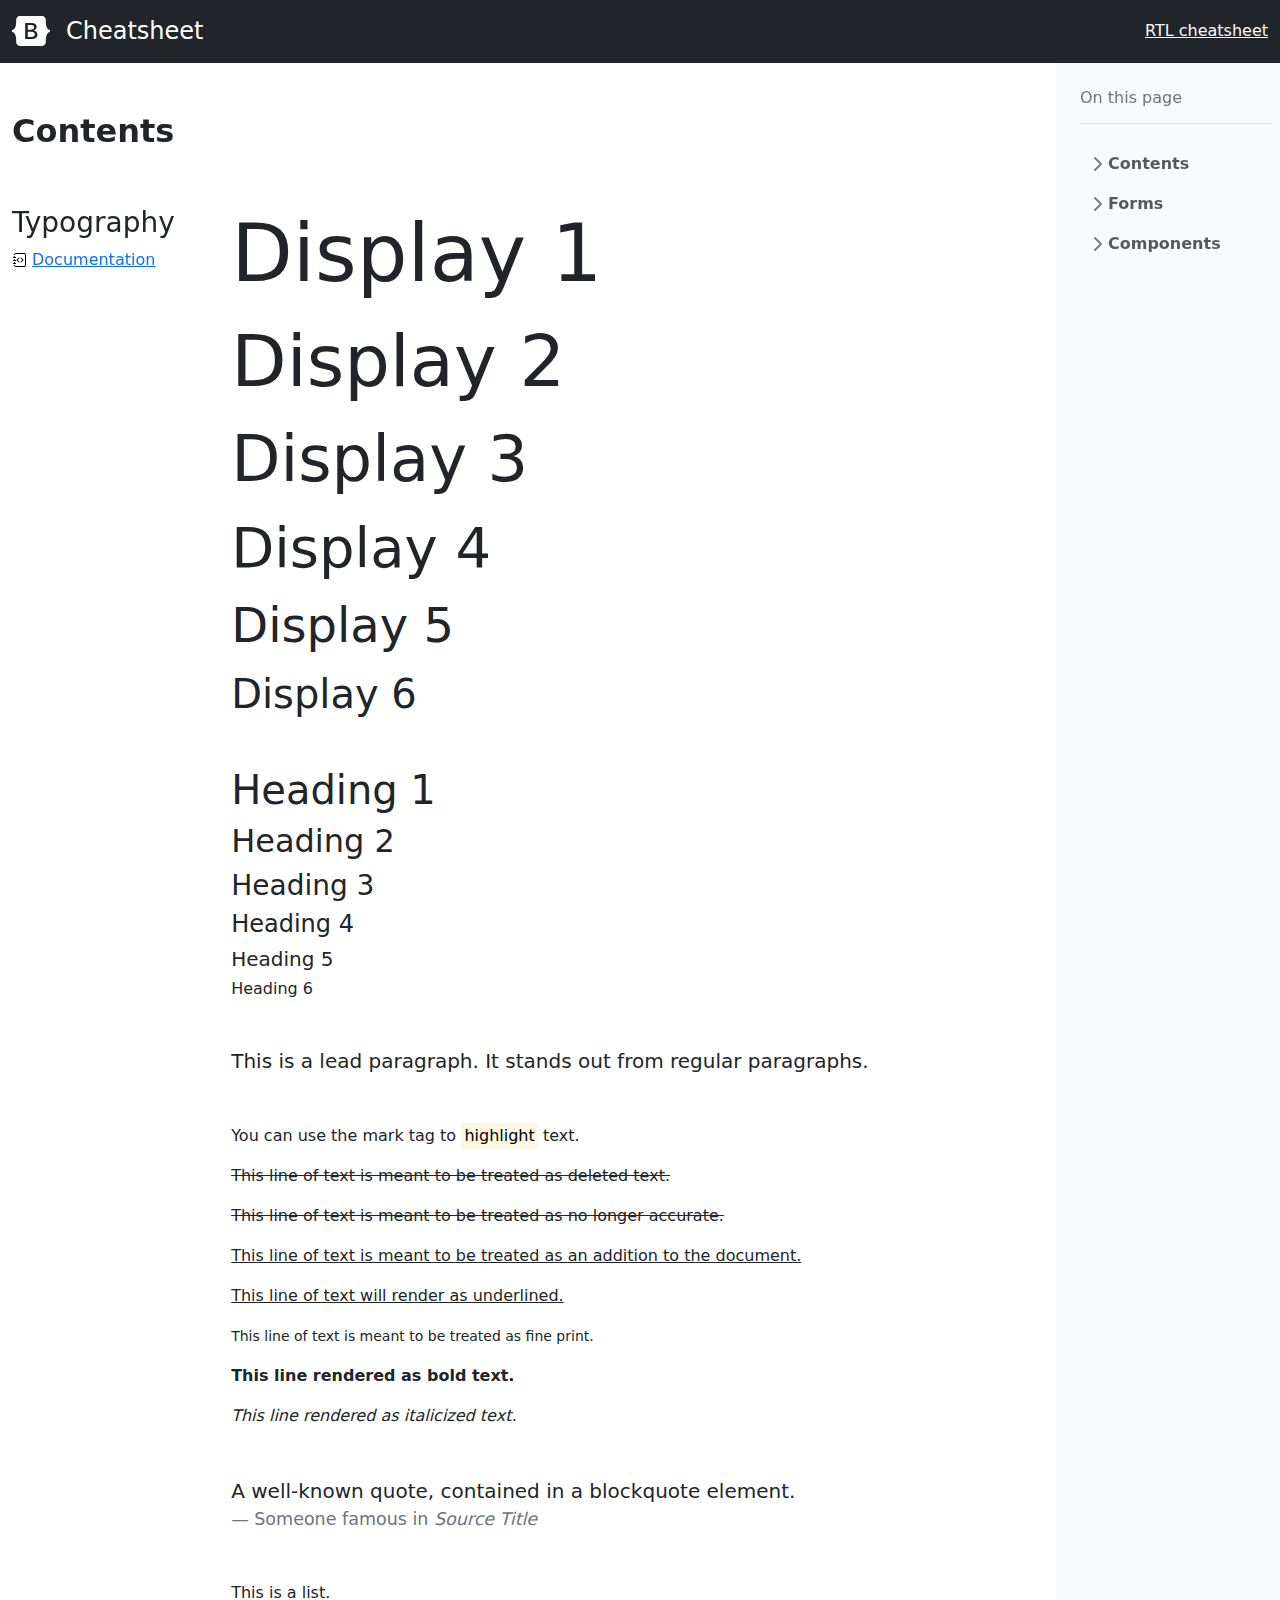
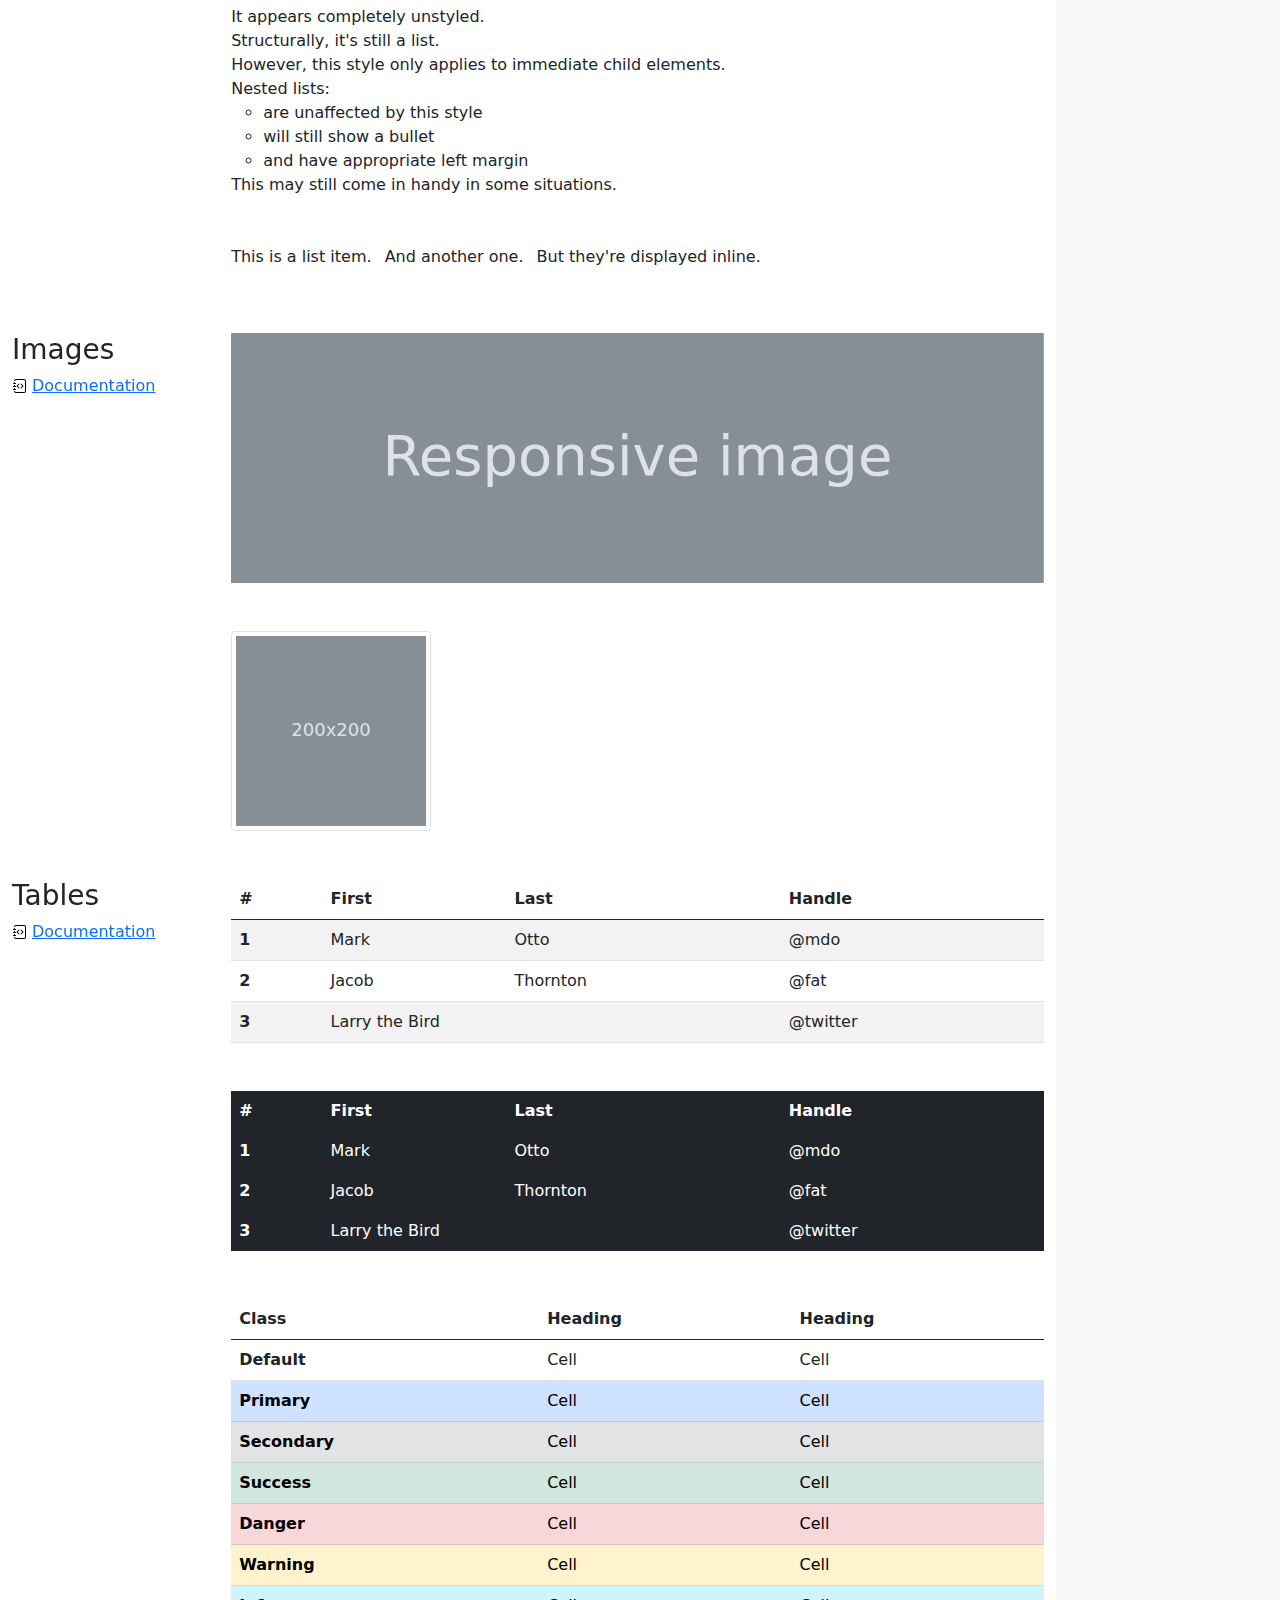
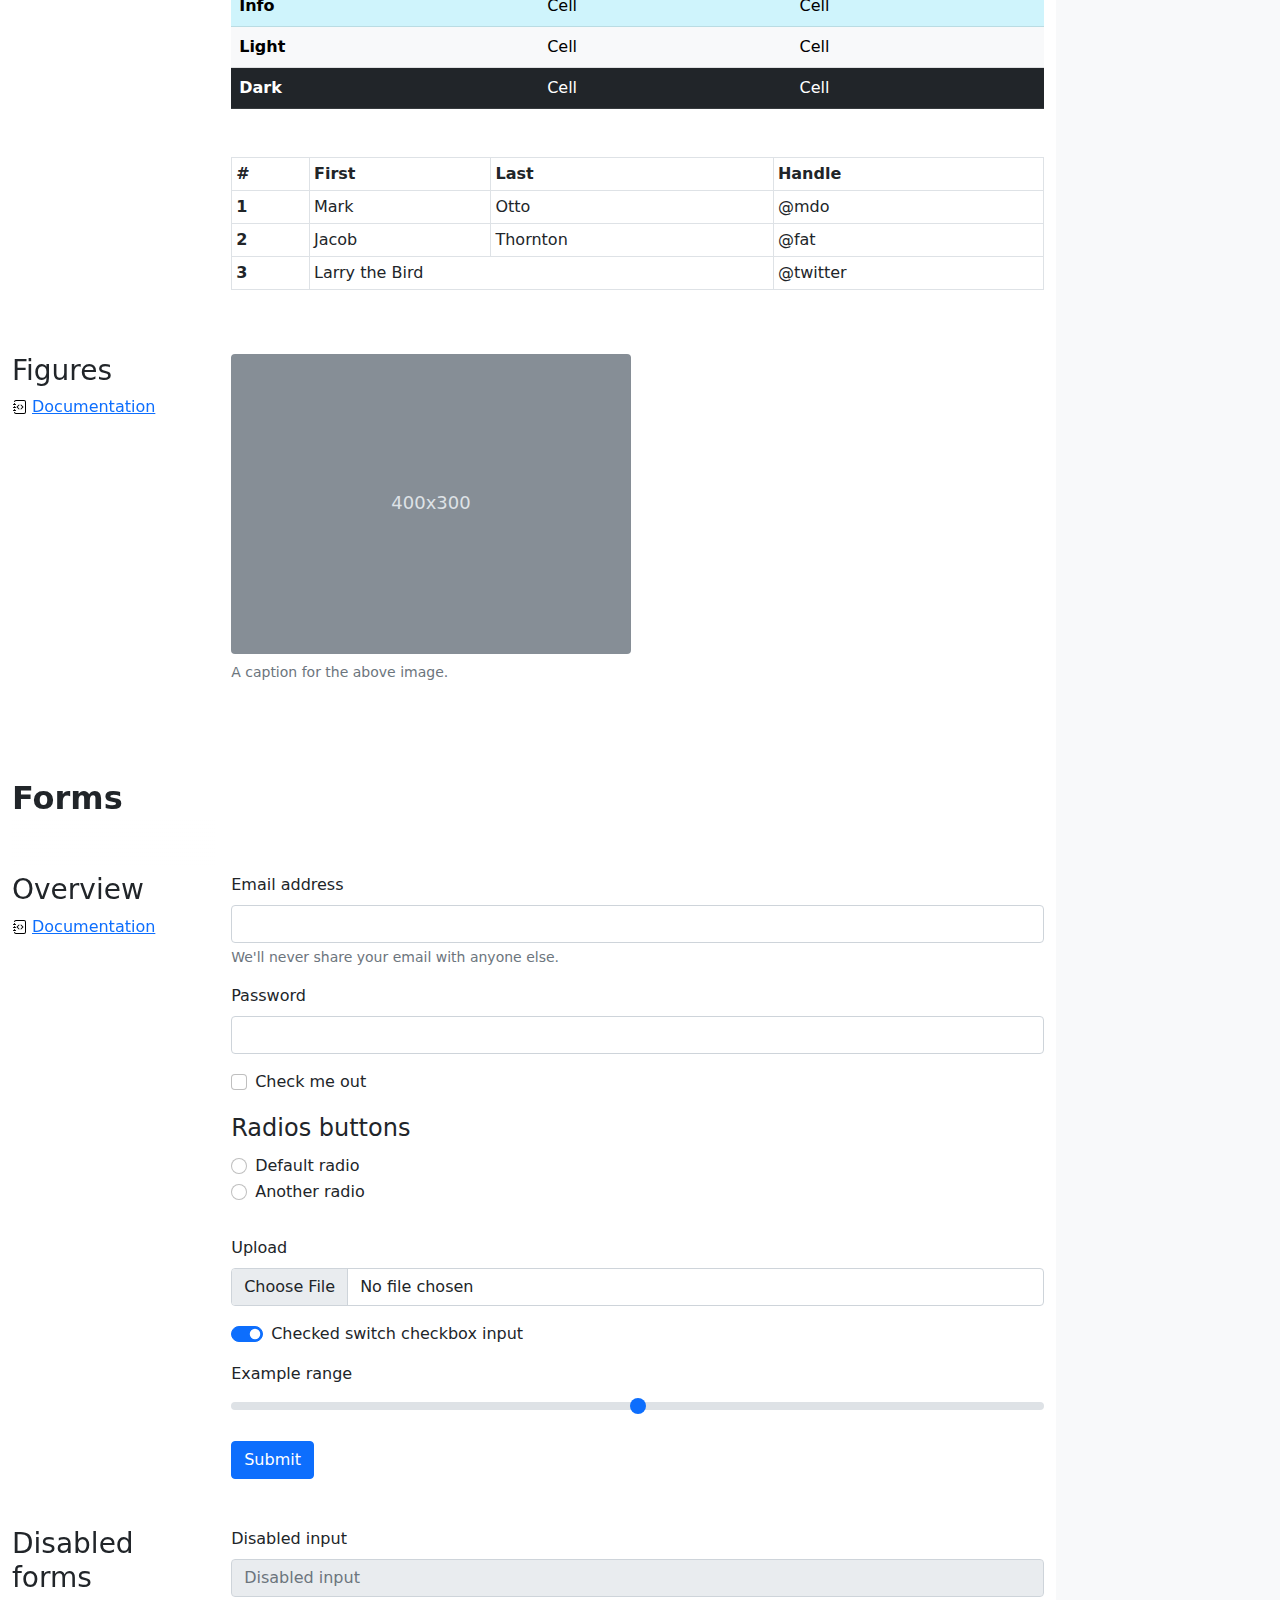
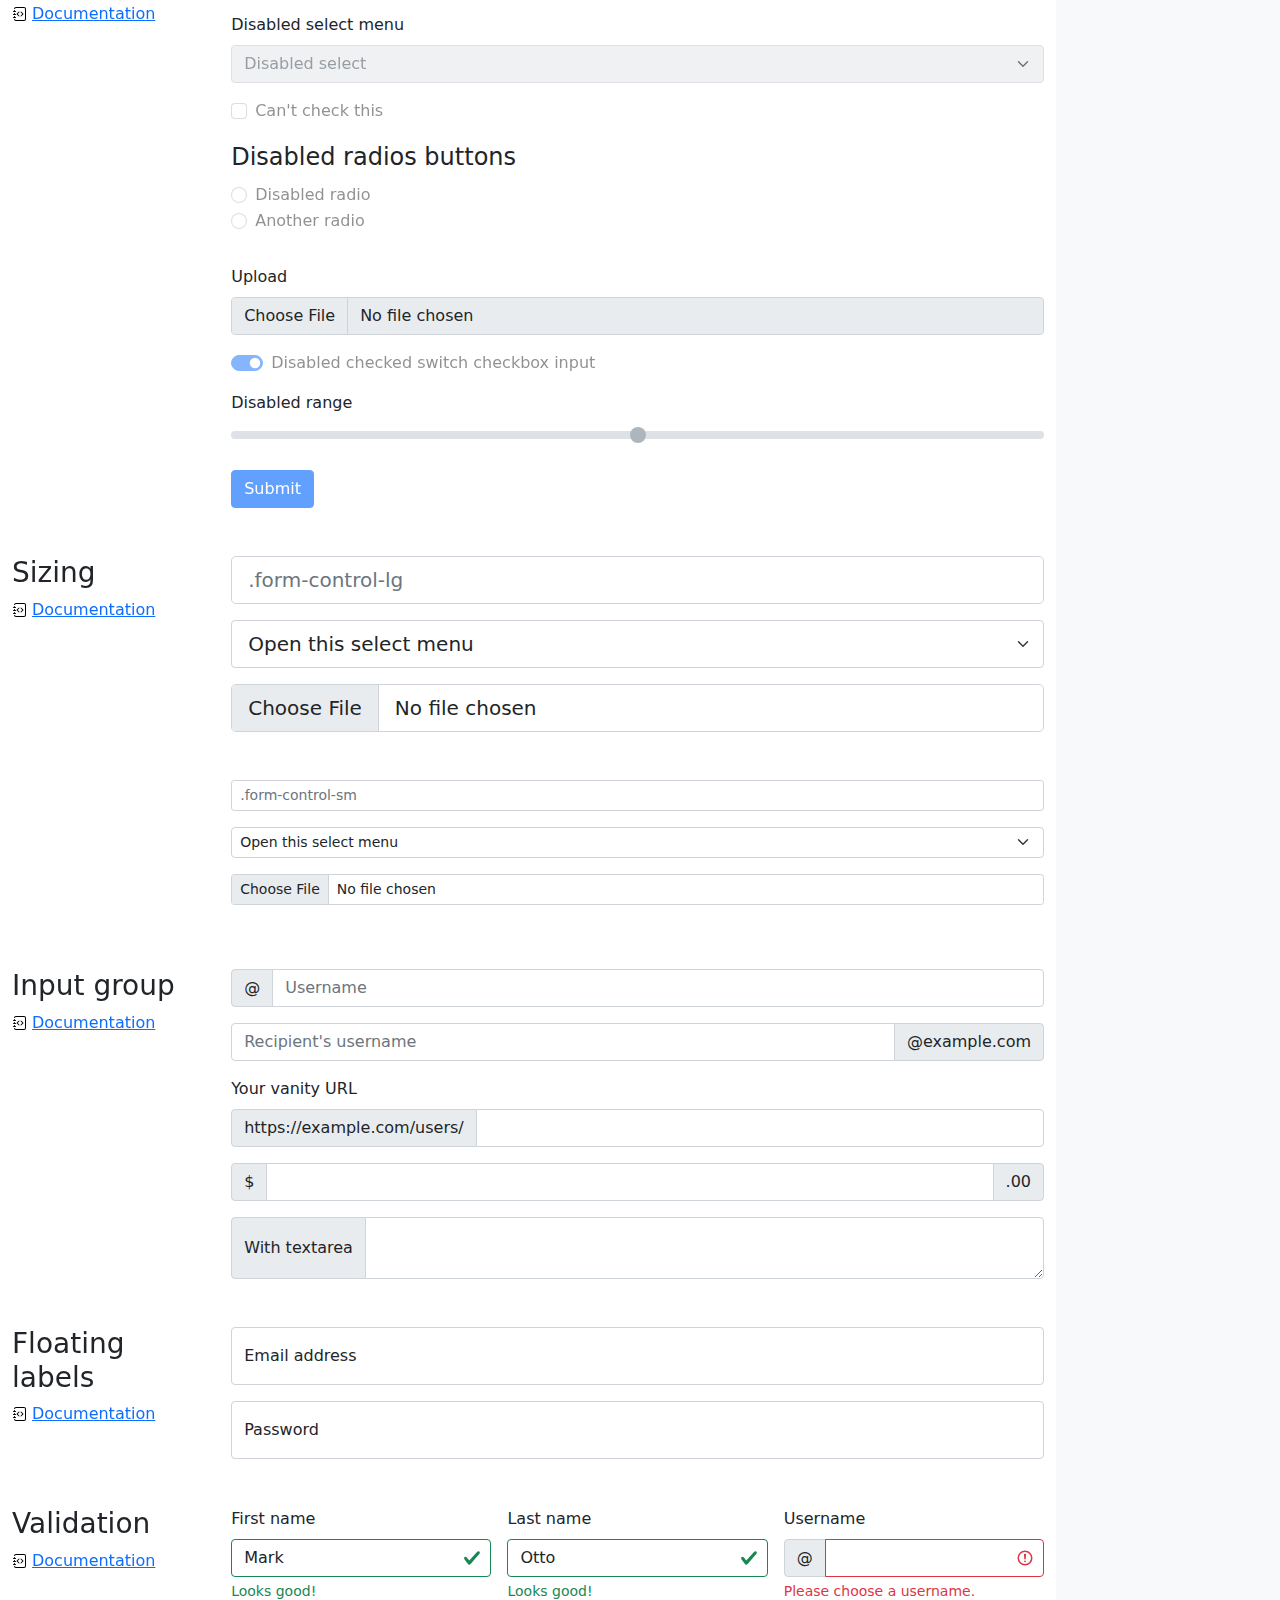
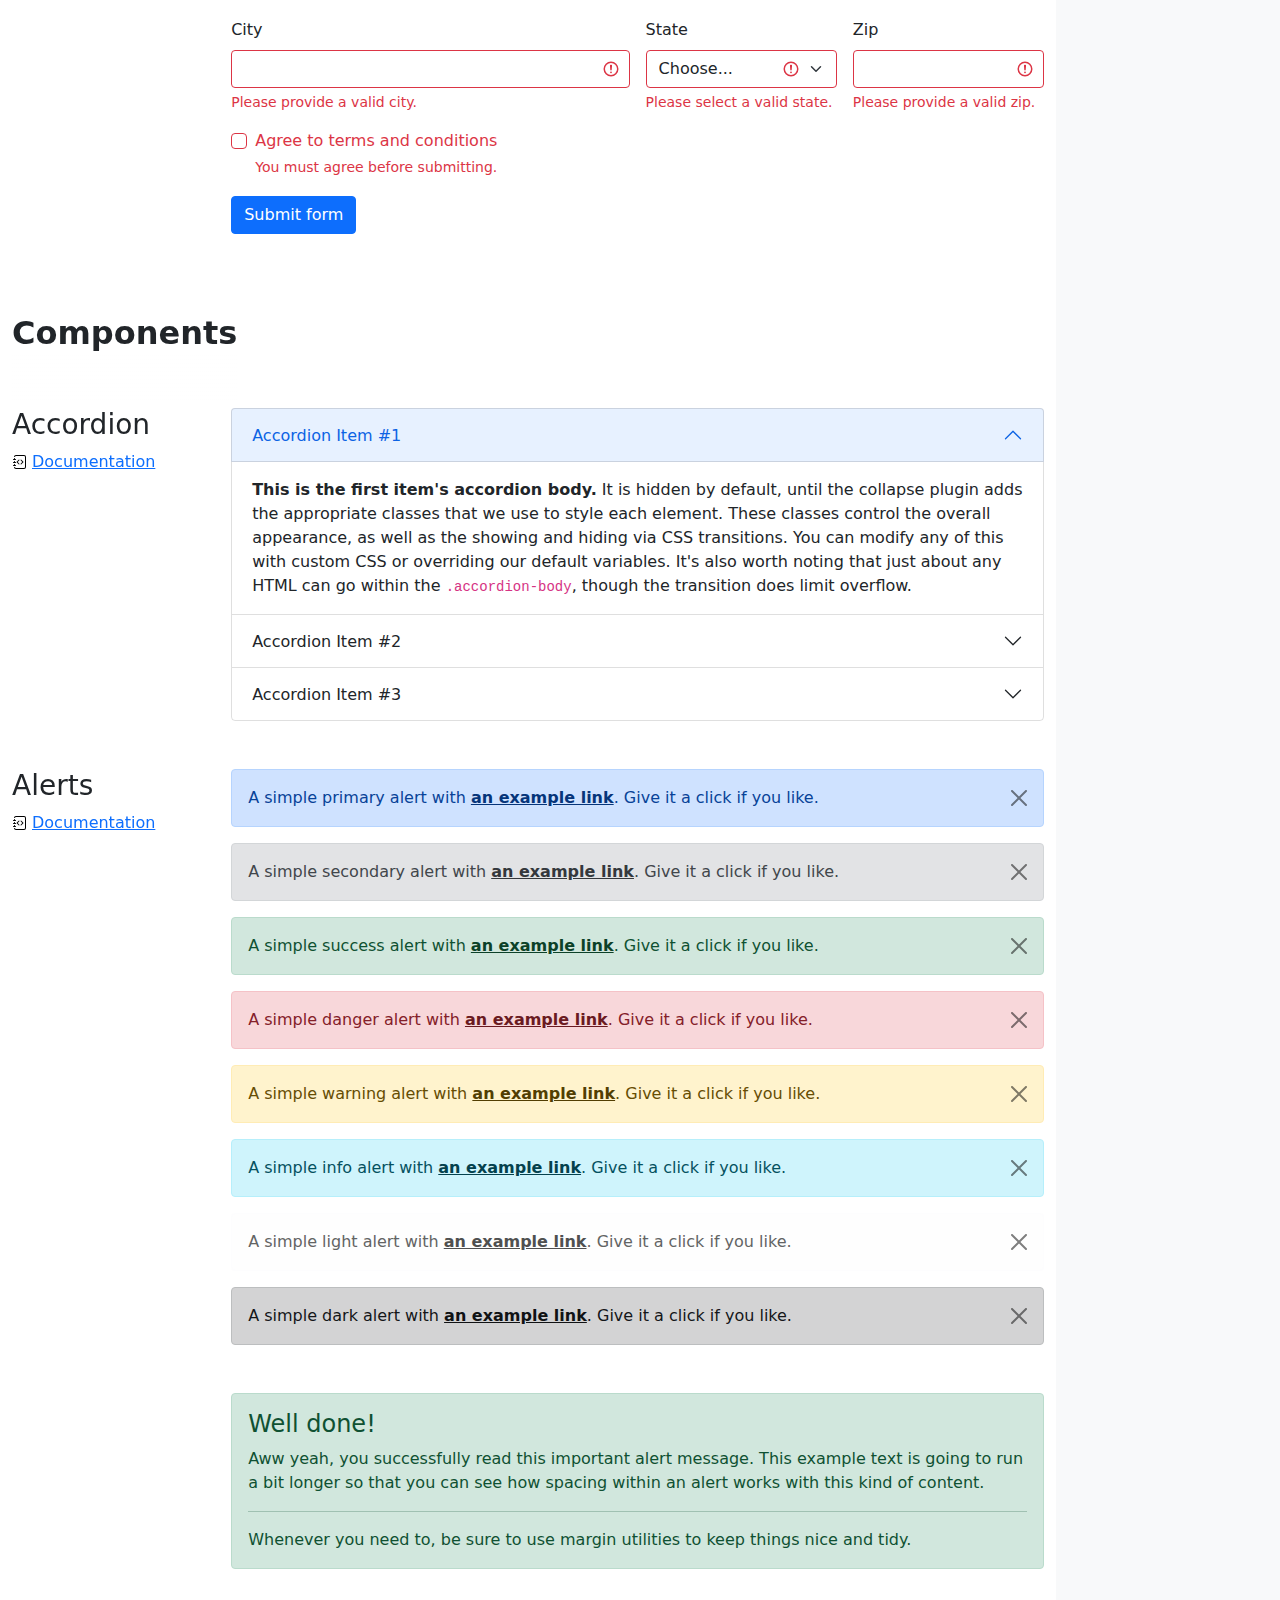
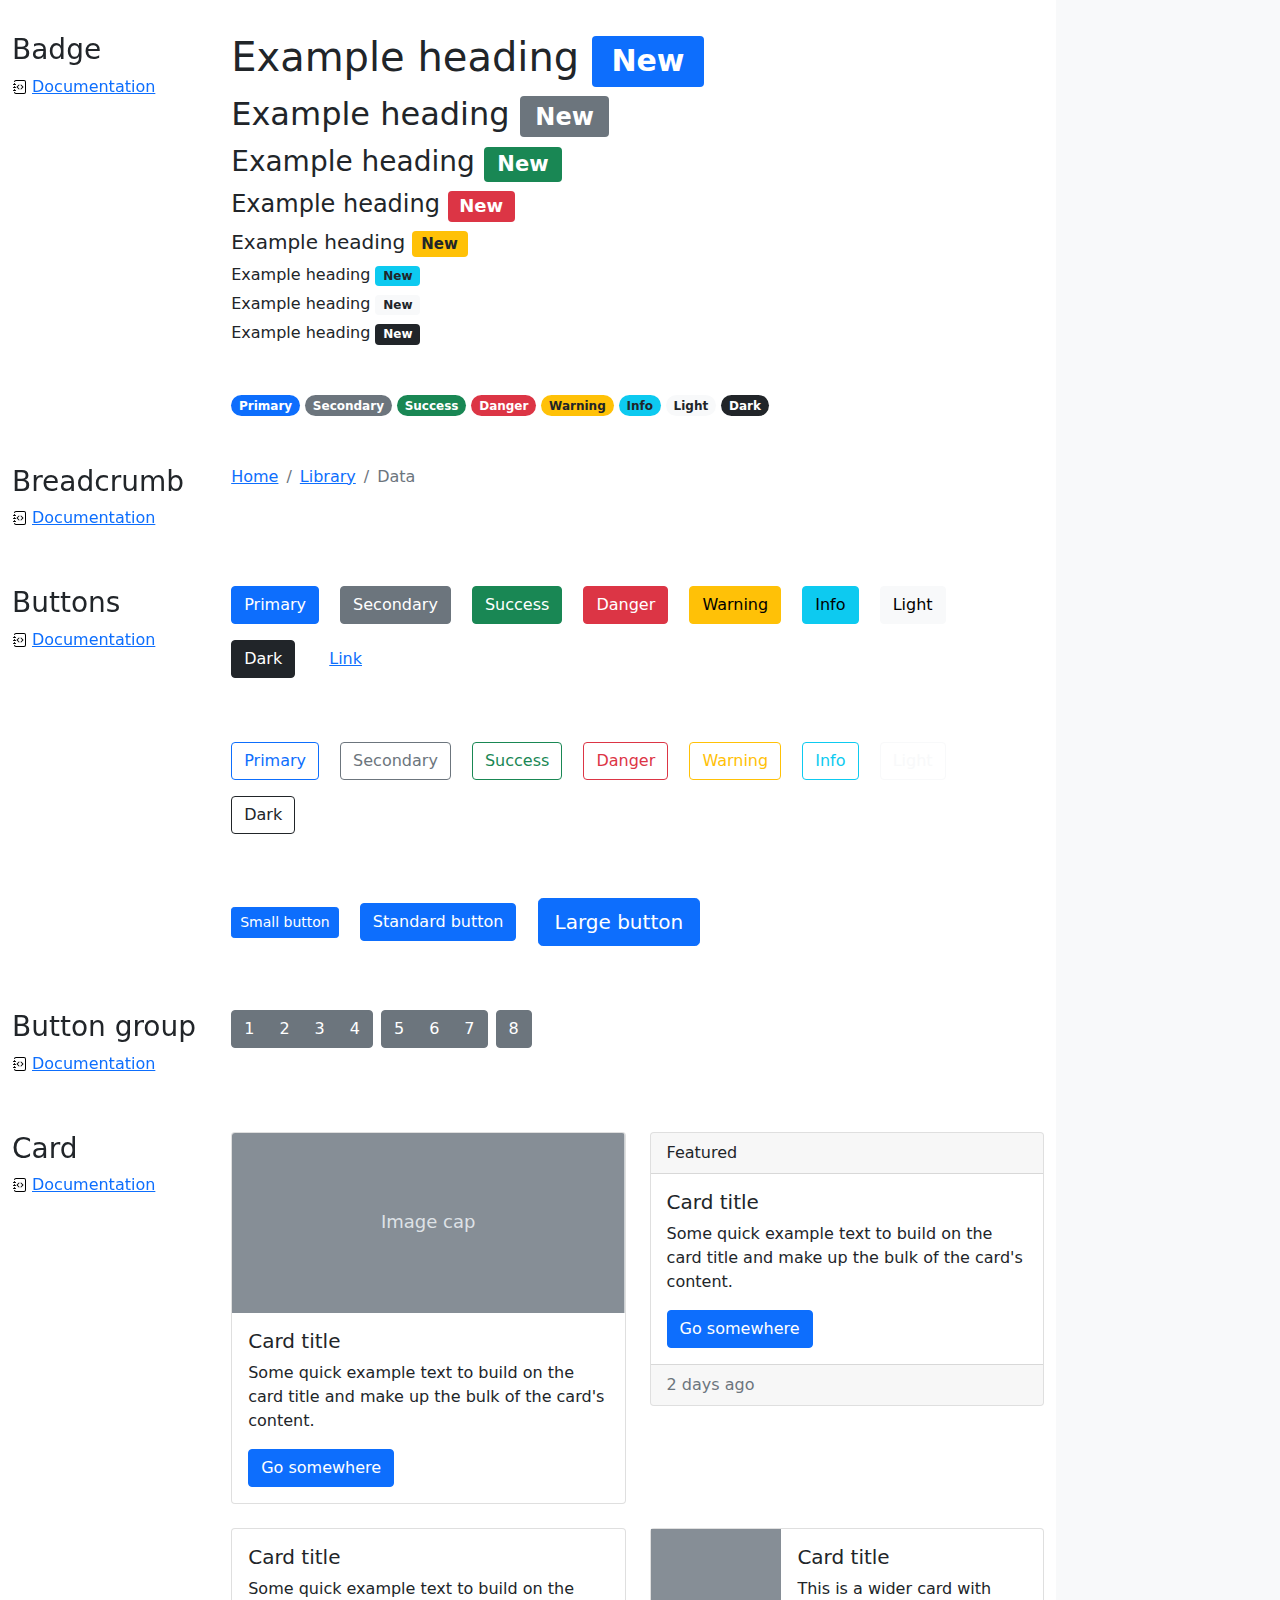
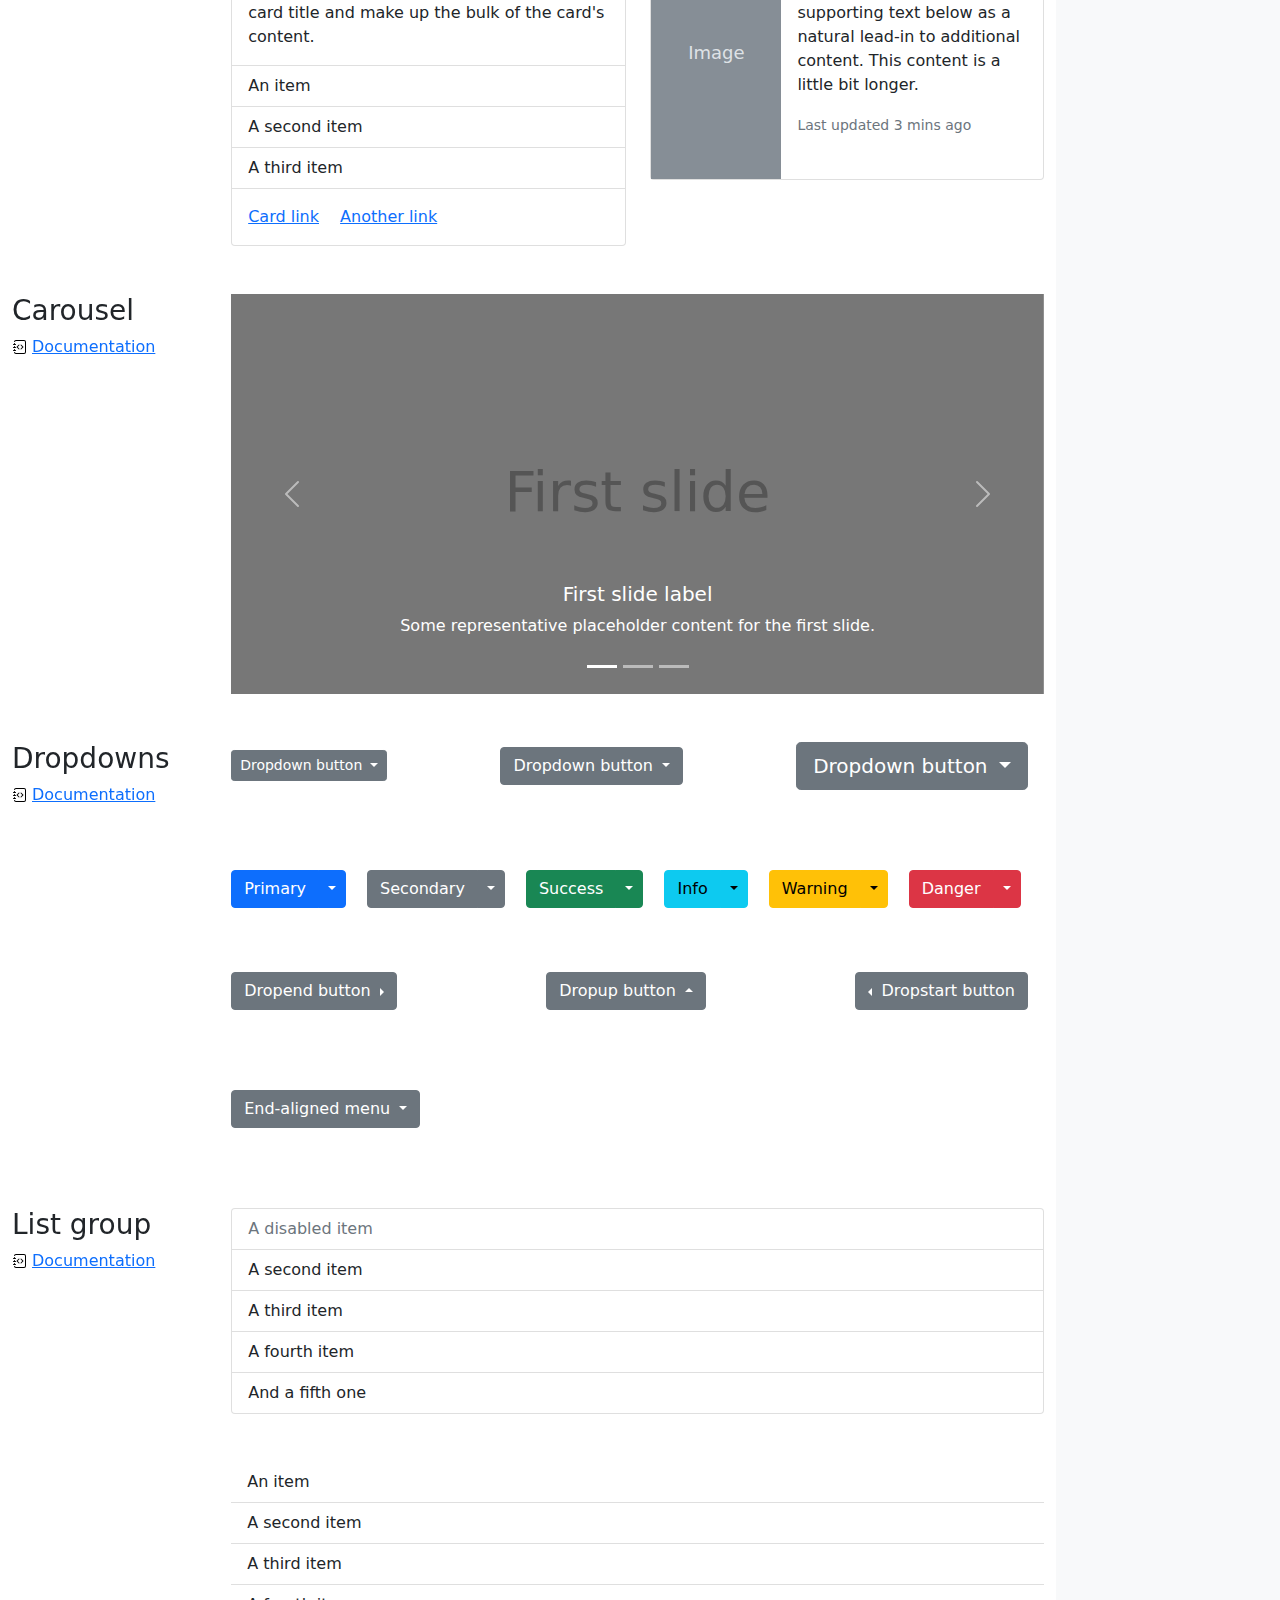
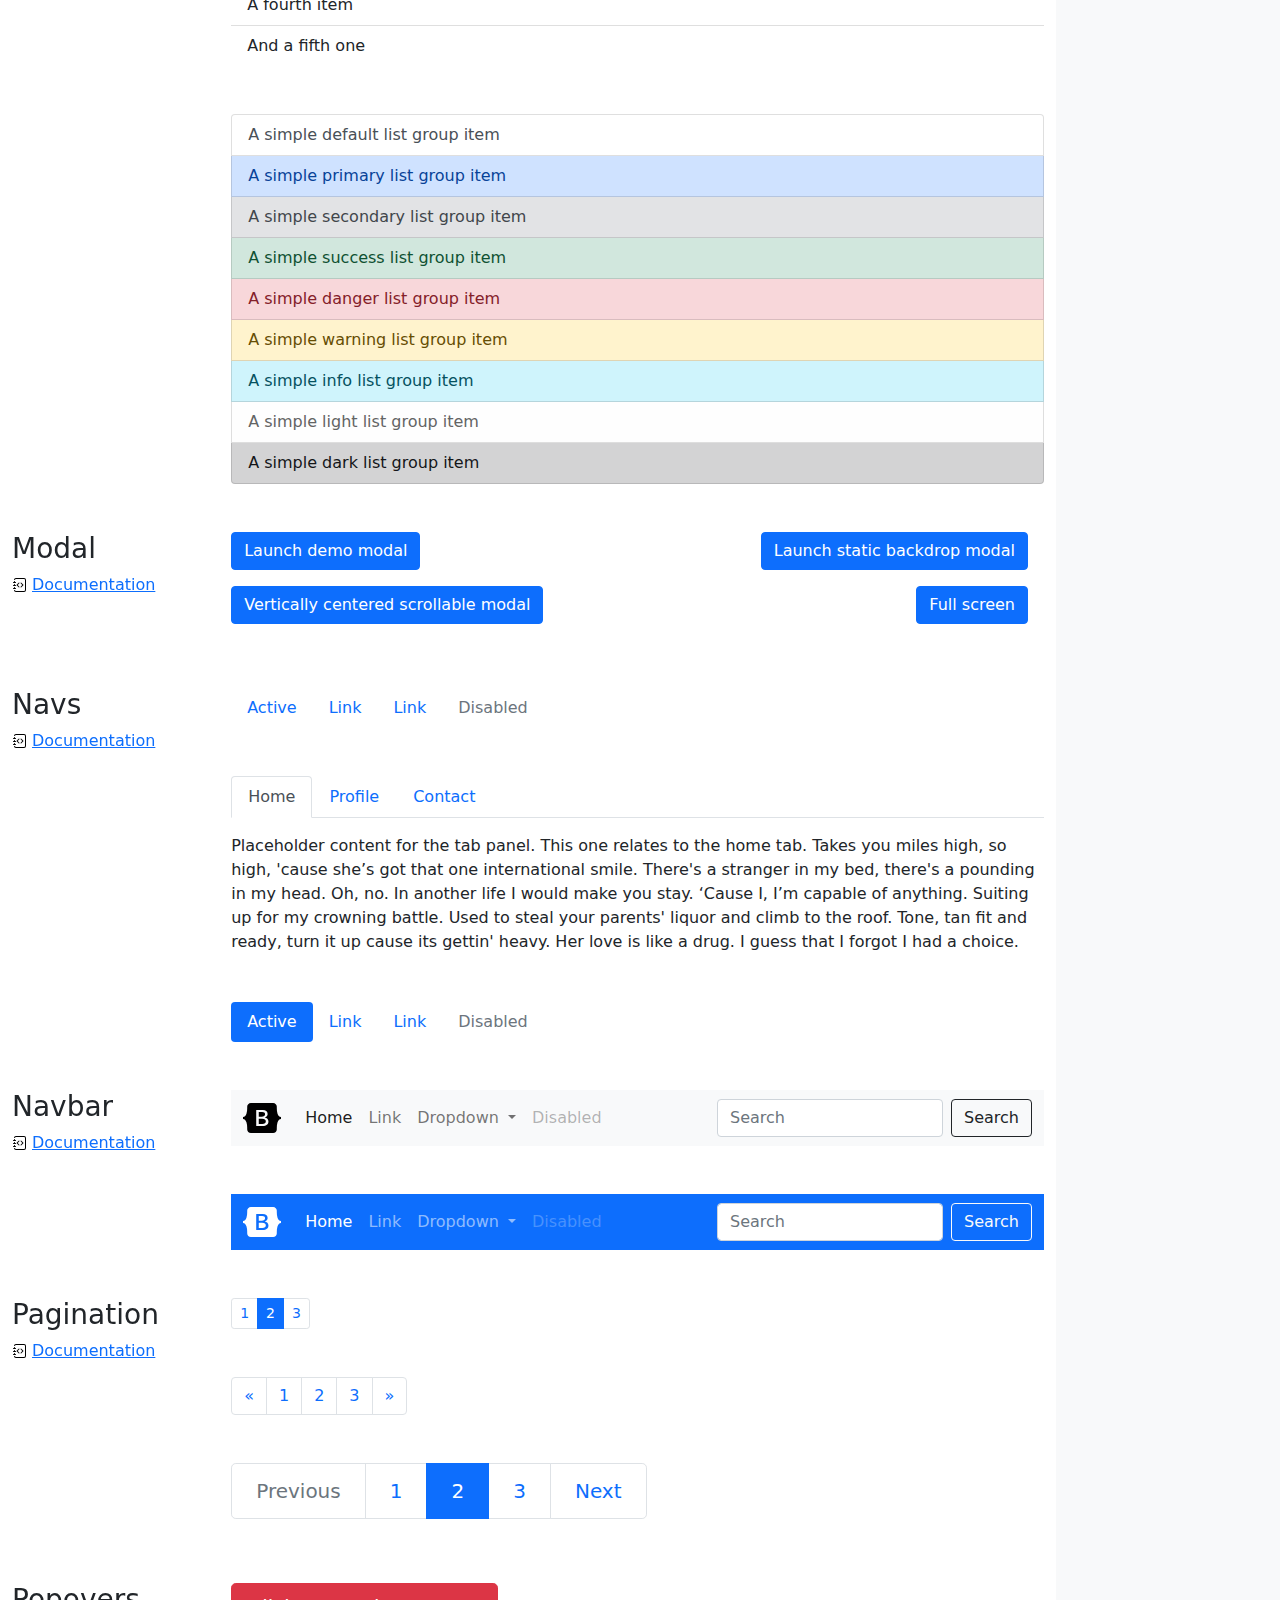
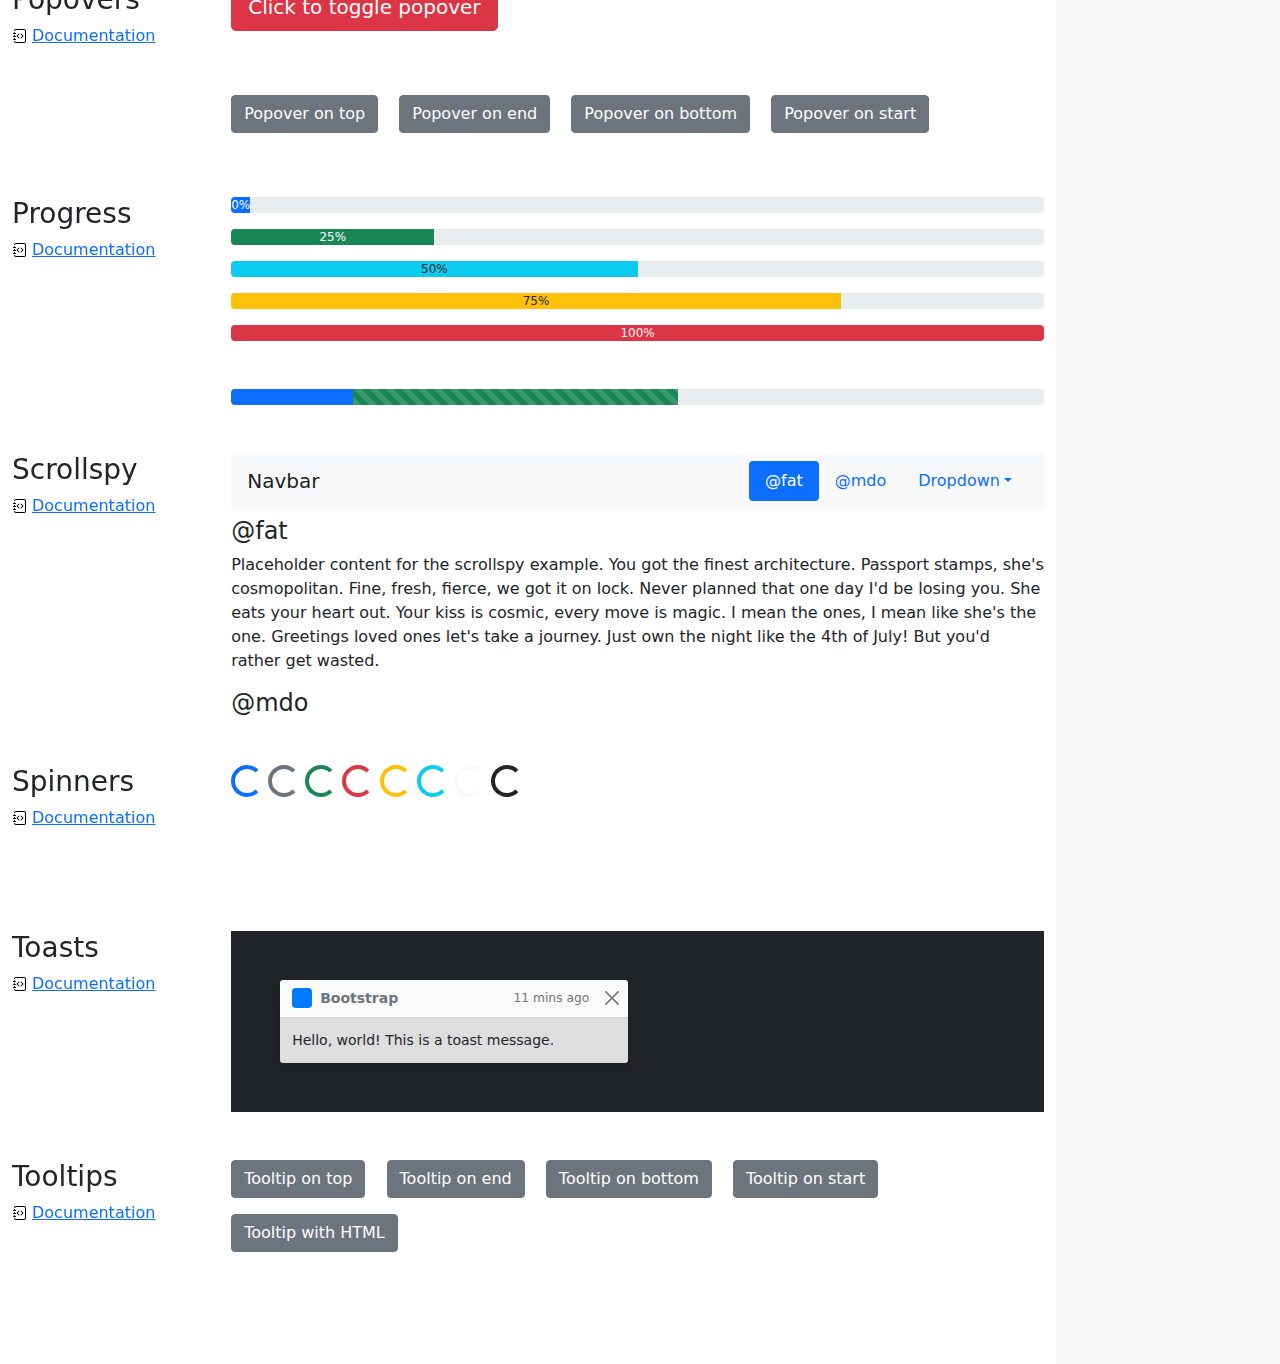
<file: testing/cheatsheet/index.html>
<!doctype html>
<html lang="en">
  <head>
    <meta charset="utf-8">
    <meta name="viewport" content="width=device-width, initial-scale=1">
    <meta name="description" content="">
    <meta name="author" content="Mark Otto, Jacob Thornton, and Bootstrap contributors">
    <meta name="generator" content="Hugo 0.80.0">
    <title>Cheatsheet · Bootstrap v5.0</title>

    <link rel="canonical" href="https://getbootstrap.com/docs/5.0/examples/cheatsheet/">

    

    <!-- Bootstrap core CSS -->
<link href="../assets/dist/css/bootstrap.min.css" rel="stylesheet">

    <style>
      .bd-placeholder-img {
        font-size: 1.125rem;
        text-anchor: middle;
        -webkit-user-select: none;
        -moz-user-select: none;
        user-select: none;
      }

      @media (min-width: 768px) {
        .bd-placeholder-img-lg {
          font-size: 3.5rem;
        }
      }
    </style>

    
    <!-- Custom styles for this template -->
    <link href="cheatsheet.css" rel="stylesheet">
  </head>
  <body class="bg-light">
    
<header class="bd-header bg-dark py-3 d-flex align-items-stretch border-bottom border-dark">
  <div class="container-fluid d-flex align-items-center">
    <h1 class="d-flex align-items-center fs-4 text-white mb-0">
      <img src="../assets/brand/bootstrap-logo-white.svg" width="38" height="30" class="me-3" alt="Bootstrap">
      Cheatsheet
    </h1>
    <a href="../examples/cheatsheet-rtl/" class="ms-auto link-light" hreflang="ar">RTL cheatsheet</a>
  </div>
</header>
<aside class="bd-aside sticky-xl-top text-muted align-self-start mb-3 mb-xl-5 px-2">
  <h2 class="h6 pt-4 pb-3 mb-4 border-bottom">On this page</h2>
  <nav class="small" id="toc">
    <ul class="list-unstyled">
      <li class="my-2">
        <button class="btn d-inline-flex align-items-center collapsed" data-bs-toggle="collapse" aria-expanded="false" data-bs-target="#contents-collapse" aria-controls="contents-collapse">Contents</button>
        <ul class="list-unstyled ps-3 collapse" id="contents-collapse">
          <li><a class="d-inline-flex align-items-center rounded" href="#typography">Typography</a></li>
          <li><a class="d-inline-flex align-items-center rounded" href="#images">Images</a></li>
          <li><a class="d-inline-flex align-items-center rounded" href="#tables">Tables</a></li>
          <li><a class="d-inline-flex align-items-center rounded" href="#figures">Figures</a></li>
        </ul>
      </li>
      <li class="my-2">
        <button class="btn d-inline-flex align-items-center collapsed" data-bs-toggle="collapse" aria-expanded="false" data-bs-target="#forms-collapse" aria-controls="forms-collapse">Forms</button>
        <ul class="list-unstyled ps-3 collapse" id="forms-collapse">
          <li><a class="d-inline-flex align-items-center rounded" href="#overview">Overview</a></li>
          <li><a class="d-inline-flex align-items-center rounded" href="#disabled-forms">Disabled forms</a></li>
          <li><a class="d-inline-flex align-items-center rounded" href="#sizing">Sizing</a></li>
          <li><a class="d-inline-flex align-items-center rounded" href="#input-group">Input group</a></li>
          <li><a class="d-inline-flex align-items-center rounded" href="#floating-labels">Floating labels</a></li>
          <li><a class="d-inline-flex align-items-center rounded" href="#validation">Validation</a></li>
        </ul>
      </li>
      <li class="my-2">
        <button class="btn d-inline-flex align-items-center collapsed" data-bs-toggle="collapse" aria-expanded="false" data-bs-target="#components-collapse" aria-controls="components-collapse">Components</button>
        <ul class="list-unstyled ps-3 collapse" id="components-collapse">
          <li><a class="d-inline-flex align-items-center rounded" href="#accordion">Accordion</a></li>
          <li><a class="d-inline-flex align-items-center rounded" href="#alerts">Alerts</a></li>
          <li><a class="d-inline-flex align-items-center rounded" href="#badge">Badge</a></li>
          <li><a class="d-inline-flex align-items-center rounded" href="#breadcrumb">Breadcrumb</a></li>
          <li><a class="d-inline-flex align-items-center rounded" href="#buttons">Buttons</a></li>
          <li><a class="d-inline-flex align-items-center rounded" href="#button-group">Button group</a></li>
          <li><a class="d-inline-flex align-items-center rounded" href="#card">Card</a></li>
          <li><a class="d-inline-flex align-items-center rounded" href="#carousel">Carousel</a></li>
          <li><a class="d-inline-flex align-items-center rounded" href="#dropdowns">Dropdowns</a></li>
          <li><a class="d-inline-flex align-items-center rounded" href="#list-group">List group</a></li>
          <li><a class="d-inline-flex align-items-center rounded" href="#modal">Modal</a></li>
          <li><a class="d-inline-flex align-items-center rounded" href="#navs">Navs</a></li>
          <li><a class="d-inline-flex align-items-center rounded" href="#navbar">Navbar</a></li>
          <li><a class="d-inline-flex align-items-center rounded" href="#pagination">Pagination</a></li>
          <li><a class="d-inline-flex align-items-center rounded" href="#popovers">Popovers</a></li>
          <li><a class="d-inline-flex align-items-center rounded" href="#progress">Progress</a></li>
          <li><a class="d-inline-flex align-items-center rounded" href="#scrollspy">Scrollspy</a></li>
          <li><a class="d-inline-flex align-items-center rounded" href="#spinners">Spinners</a></li>
          <li><a class="d-inline-flex align-items-center rounded" href="#toasts">Toasts</a></li>
          <li><a class="d-inline-flex align-items-center rounded" href="#tooltips">Tooltips</a></li>
        </ul>
      </li>
    </ul>
  </nav>
</aside>
<div class="bd-cheatsheet container-fluid bg-body">
  <section id="content">
    <h2 class="sticky-xl-top fw-bold pt-3 pt-xl-5 pb-2 pb-xl-3">Contents</h2>

    <article class="my-3" id="typography">
      <div class="bd-heading sticky-xl-top align-self-start mt-5 mb-3 mt-xl-0 mb-xl-2">
        <h3>Typography</h3>
        <a class="d-flex align-items-center" href="../content/typography/">Documentation</a>
      </div>

      <div>
        <div class="bd-example">
        <p class="display-1">Display 1</p>
        <p class="display-2">Display 2</p>
        <p class="display-3">Display 3</p>
        <p class="display-4">Display 4</p>
        <p class="display-5">Display 5</p>
        <p class="display-6">Display 6</p>
        </div>

        <div class="bd-example">
        <p class="h1">Heading 1</p>
        <p class="h2">Heading 2</p>
        <p class="h3">Heading 3</p>
        <p class="h4">Heading 4</p>
        <p class="h5">Heading 5</p>
        <p class="h6">Heading 6</p>
        </div>

        <div class="bd-example">
        <p class="lead">
          This is a lead paragraph. It stands out from regular paragraphs.
        </p>
        </div>

        <div class="bd-example">
        <p>You can use the mark tag to <mark>highlight</mark> text.</p>
        <p><del>This line of text is meant to be treated as deleted text.</del></p>
        <p><s>This line of text is meant to be treated as no longer accurate.</s></p>
        <p><ins>This line of text is meant to be treated as an addition to the document.</ins></p>
        <p><u>This line of text will render as underlined.</u></p>
        <p><small>This line of text is meant to be treated as fine print.</small></p>
        <p><strong>This line rendered as bold text.</strong></p>
        <p><em>This line rendered as italicized text.</em></p>
        </div>

        <div class="bd-example">
        <blockquote class="blockquote">
          <p>A well-known quote, contained in a blockquote element.</p>
          <footer class="blockquote-footer">Someone famous in <cite title="Source Title">Source Title</cite></footer>
        </blockquote>
        </div>

        <div class="bd-example">
        <ul class="list-unstyled">
          <li>This is a list.</li>
          <li>It appears completely unstyled.</li>
          <li>Structurally, it's still a list.</li>
          <li>However, this style only applies to immediate child elements.</li>
          <li>Nested lists:
            <ul>
              <li>are unaffected by this style</li>
              <li>will still show a bullet</li>
              <li>and have appropriate left margin</li>
            </ul>
          </li>
          <li>This may still come in handy in some situations.</li>
        </ul>
        </div>

        <div class="bd-example">
        <ul class="list-inline">
          <li class="list-inline-item">This is a list item.</li>
          <li class="list-inline-item">And another one.</li>
          <li class="list-inline-item">But they're displayed inline.</li>
        </ul>
        </div>
      </div>
    </article>
    <article class="my-3" id="images">
      <div class="bd-heading sticky-xl-top align-self-start mt-5 mb-3 mt-xl-0 mb-xl-2">
        <h3>Images</h3>
        <a class="d-flex align-items-center" href="../content/images/">Documentation</a>
      </div>

      <div>
        <div class="bd-example">
        <svg class="bd-placeholder-img bd-placeholder-img-lg img-fluid" width="100%" height="250" xmlns="http://www.w3.org/2000/svg" role="img" aria-label="Placeholder: Responsive image" preserveAspectRatio="xMidYMid slice" focusable="false"><title>Placeholder</title><rect width="100%" height="100%" fill="#868e96"/><text x="50%" y="50%" fill="#dee2e6" dy=".3em">Responsive image</text></svg>

        </div>

        <div class="bd-example">
        <svg class="bd-placeholder-img img-thumbnail" width="200" height="200" xmlns="http://www.w3.org/2000/svg" role="img" aria-label="A generic square placeholder image with a white border around it, making it resemble a photograph taken with an old instant camera: 200x200" preserveAspectRatio="xMidYMid slice" focusable="false"><title>A generic square placeholder image with a white border around it, making it resemble a photograph taken with an old instant camera</title><rect width="100%" height="100%" fill="#868e96"/><text x="50%" y="50%" fill="#dee2e6" dy=".3em">200x200</text></svg>

        </div>
      </div>
    </article>
    <article class="my-3" id="tables">
      <div class="bd-heading sticky-xl-top align-self-start mt-5 mb-3 mt-xl-0 mb-xl-2">
        <h3>Tables</h3>
        <a class="d-flex align-items-center" href="../content/tables/">Documentation</a>
      </div>

      <div>
        <div class="bd-example">
        <table class="table table-striped">
          <thead>
          <tr>
            <th scope="col">#</th>
            <th scope="col">First</th>
            <th scope="col">Last</th>
            <th scope="col">Handle</th>
          </tr>
          </thead>
          <tbody>
          <tr>
            <th scope="row">1</th>
            <td>Mark</td>
            <td>Otto</td>
            <td>@mdo</td>
          </tr>
          <tr>
            <th scope="row">2</th>
            <td>Jacob</td>
            <td>Thornton</td>
            <td>@fat</td>
          </tr>
          <tr>
            <th scope="row">3</th>
            <td colspan="2">Larry the Bird</td>
            <td>@twitter</td>
          </tr>
          </tbody>
        </table>
        </div>

        <div class="bd-example">
        <table class="table table-dark table-borderless">
          <thead>
          <tr>
            <th scope="col">#</th>
            <th scope="col">First</th>
            <th scope="col">Last</th>
            <th scope="col">Handle</th>
          </tr>
          </thead>
          <tbody>
          <tr>
            <th scope="row">1</th>
            <td>Mark</td>
            <td>Otto</td>
            <td>@mdo</td>
          </tr>
          <tr>
            <th scope="row">2</th>
            <td>Jacob</td>
            <td>Thornton</td>
            <td>@fat</td>
          </tr>
          <tr>
            <th scope="row">3</th>
            <td colspan="2">Larry the Bird</td>
            <td>@twitter</td>
          </tr>
          </tbody>
        </table>
        </div>

        <div class="bd-example">
        <table class="table table-hover">
          <thead>
          <tr>
            <th scope="col">Class</th>
            <th scope="col">Heading</th>
            <th scope="col">Heading</th>
          </tr>
          </thead>
          <tbody>
          <tr>
            <th scope="row">Default</th>
            <td>Cell</td>
            <td>Cell</td>
          </tr>
          
          <tr class="table-primary">
            <th scope="row">Primary</th>
            <td>Cell</td>
            <td>Cell</td>
          </tr>
          <tr class="table-secondary">
            <th scope="row">Secondary</th>
            <td>Cell</td>
            <td>Cell</td>
          </tr>
          <tr class="table-success">
            <th scope="row">Success</th>
            <td>Cell</td>
            <td>Cell</td>
          </tr>
          <tr class="table-danger">
            <th scope="row">Danger</th>
            <td>Cell</td>
            <td>Cell</td>
          </tr>
          <tr class="table-warning">
            <th scope="row">Warning</th>
            <td>Cell</td>
            <td>Cell</td>
          </tr>
          <tr class="table-info">
            <th scope="row">Info</th>
            <td>Cell</td>
            <td>Cell</td>
          </tr>
          <tr class="table-light">
            <th scope="row">Light</th>
            <td>Cell</td>
            <td>Cell</td>
          </tr>
          <tr class="table-dark">
            <th scope="row">Dark</th>
            <td>Cell</td>
            <td>Cell</td>
          </tr>
          </tbody>
        </table>
        </div>

        <div class="bd-example">
        <table class="table table-sm table-bordered">
          <thead>
          <tr>
            <th scope="col">#</th>
            <th scope="col">First</th>
            <th scope="col">Last</th>
            <th scope="col">Handle</th>
          </tr>
          </thead>
          <tbody>
          <tr>
            <th scope="row">1</th>
            <td>Mark</td>
            <td>Otto</td>
            <td>@mdo</td>
          </tr>
          <tr>
            <th scope="row">2</th>
            <td>Jacob</td>
            <td>Thornton</td>
            <td>@fat</td>
          </tr>
          <tr>
            <th scope="row">3</th>
            <td colspan="2">Larry the Bird</td>
            <td>@twitter</td>
          </tr>
          </tbody>
        </table>
        </div>
      </div>
    </article>
    <article class="my-3" id="figures">
      <div class="bd-heading sticky-xl-top align-self-start mt-5 mb-3 mt-xl-0 mb-xl-2">
        <h3>Figures</h3>
        <a class="d-flex align-items-center" href="../content/figures/">Documentation</a>
      </div>

      <div>
        <div class="bd-example">
        <figure class="figure">
          <svg class="bd-placeholder-img figure-img img-fluid rounded" width="400" height="300" xmlns="http://www.w3.org/2000/svg" role="img" aria-label="Placeholder: 400x300" preserveAspectRatio="xMidYMid slice" focusable="false"><title>Placeholder</title><rect width="100%" height="100%" fill="#868e96"/><text x="50%" y="50%" fill="#dee2e6" dy=".3em">400x300</text></svg>

          <figcaption class="figure-caption">A caption for the above image.</figcaption>
        </figure>
        </div>
      </div>
    </article>
  </section>

  <section id="forms">
    <h2 class="sticky-xl-top fw-bold pt-3 pt-xl-5 pb-2 pb-xl-3">Forms</h2>

    <article class="my-3" id="overview">
      <div class="bd-heading sticky-xl-top align-self-start mt-5 mb-3 mt-xl-0 mb-xl-2">
        <h3>Overview</h3>
        <a class="d-flex align-items-center" href="../forms/overview/">Documentation</a>
      </div>

      <div>
        <div class="bd-example">
        <form>
          <div class="mb-3">
            <label for="exampleInputEmail1" class="form-label">Email address</label>
            <input type="email" class="form-control" id="exampleInputEmail1" aria-describedby="emailHelp">
            <div id="emailHelp" class="form-text">We'll never share your email with anyone else.</div>
          </div>
          <div class="mb-3">
            <label for="exampleInputPassword1" class="form-label">Password</label>
            <input type="password" class="form-control" id="exampleInputPassword1">
          </div>
          <div class="mb-3 form-check">
            <input type="checkbox" class="form-check-input" id="exampleCheck1">
            <label class="form-check-label" for="exampleCheck1">Check me out</label>
          </div>
          <fieldset class="mb-3">
            <legend>Radios buttons</legend>
            <div class="form-check">
              <input type="radio" name="radios" class="form-check-input" id="exampleRadio1">
              <label class="form-check-label" for="exampleRadio1">Default radio</label>
            </div>
            <div class="mb-3 form-check">
              <input type="radio" name="radios" class="form-check-input" id="exampleRadio2">
              <label class="form-check-label" for="exampleRadio2">Another radio</label>
            </div>
          </fieldset>
          <div class="mb-3">
            <label class="form-label" for="customFile">Upload</label>
            <input type="file" class="form-control" id="customFile">
          </div>
          <div class="mb-3 form-check form-switch">
            <input class="form-check-input" type="checkbox" id="flexSwitchCheckChecked" checked>
            <label class="form-check-label" for="flexSwitchCheckChecked">Checked switch checkbox input</label>
          </div>
          <div class="mb-3">
            <label for="customRange3" class="form-label">Example range</label>
            <input type="range" class="form-range" min="0" max="5" step="0.5" id="customRange3">
          </div>
          <button type="submit" class="btn btn-primary">Submit</button>
        </form>
        </div>
      </div>
    </article>
    <article class="my-3" id="disabled-forms">
      <div class="bd-heading sticky-xl-top align-self-start mt-5 mb-3 mt-xl-0 mb-xl-2">
        <h3>Disabled forms</h3>
        <a class="d-flex align-items-center" href="../forms/overview/#disabled-forms">Documentation</a>
      </div>

      <div>
        <div class="bd-example">
        <form>
          <fieldset disabled aria-label="Disabled fieldset example">
            <div class="mb-3">
              <label for="disabledTextInput" class="form-label">Disabled input</label>
              <input type="text" id="disabledTextInput" class="form-control" placeholder="Disabled input">
            </div>
            <div class="mb-3">
              <label for="disabledSelect" class="form-label">Disabled select menu</label>
              <select id="disabledSelect" class="form-select">
                <option>Disabled select</option>
              </select>
            </div>
            <div class="mb-3">
              <div class="form-check">
                <input class="form-check-input" type="checkbox" id="disabledFieldsetCheck" disabled>
                <label class="form-check-label" for="disabledFieldsetCheck">
                  Can't check this
                </label>
              </div>
            </div>
            <fieldset class="mb-3">
              <legend>Disabled radios buttons</legend>
              <div class="form-check">
                <input type="radio" name="radios" class="form-check-input" id="disabledRadio1" disabled>
                <label class="form-check-label" for="disabledRadio1">Disabled radio</label>
              </div>
              <div class="mb-3 form-check">
                <input type="radio" name="radios" class="form-check-input" id="disabledRadio2" disabled>
                <label class="form-check-label" for="disabledRadio2">Another radio</label>
              </div>
            </fieldset>
            <div class="mb-3">
              <label class="form-label" for="disabledCustomFile">Upload</label>
              <input type="file" class="form-control" id="disabledCustomFile" disabled>
            </div>
            <div class="mb-3 form-check form-switch">
              <input class="form-check-input" type="checkbox" id="disabledSwitchCheckChecked" checked disabled>
              <label class="form-check-label" for="disabledSwitchCheckChecked">Disabled checked switch checkbox input</label>
            </div>
            <div class="mb-3">
              <label for="disabledRange" class="form-label">Disabled range</label>
              <input type="range" class="form-range" min="0" max="5" step="0.5" id="disabledRange">
            </div>
            <button type="submit" class="btn btn-primary">Submit</button>
          </fieldset>
        </form>
        </div>
      </div>
    </article>
    <article class="my-3" id="sizing">
      <div class="bd-heading sticky-xl-top align-self-start mt-5 mb-3 mt-xl-0 mb-xl-2">
        <h3>Sizing</h3>
        <a class="d-flex align-items-center" href="../forms/form-control/#sizing">Documentation</a>
      </div>

      <div>
        <div class="bd-example">
        <div class="mb-3">
          <input class="form-control form-control-lg" type="text" placeholder=".form-control-lg" aria-label=".form-control-lg example">
        </div>
        <div class="mb-3">
          <select class="form-select form-select-lg mb-3" aria-label=".form-select-lg example">
            <option selected>Open this select menu</option>
            <option value="1">One</option>
            <option value="2">Two</option>
            <option value="3">Three</option>
          </select>
        </div>
        <div class="mb-3">
          <input type="file" class="form-control form-control-lg" aria-label="Large file input example">
        </div>
        </div>

        <div class="bd-example">
        <div class="mb-3">
          <input class="form-control form-control-sm" type="text" placeholder=".form-control-sm" aria-label=".form-control-sm example">
        </div>
        <div class="mb-3">
          <select class="form-select form-select-sm" aria-label=".form-select-sm example">
            <option selected>Open this select menu</option>
            <option value="1">One</option>
            <option value="2">Two</option>
            <option value="3">Three</option>
          </select>
        </div>
        <div class="mb-3">
          <input type="file" class="form-control form-control-sm" aria-label="Small file input example">
        </div>
        </div>
      </div>
    </article>
    <article class="my-3" id="input-group">
      <div class="bd-heading sticky-xl-top align-self-start mt-5 mb-3 mt-xl-0 mb-xl-2">
        <h3>Input group</h3>
        <a class="d-flex align-items-center" href="../forms/input-group/">Documentation</a>
      </div>

      <div>
        <div class="bd-example">
        <div class="input-group mb-3">
          <span class="input-group-text" id="basic-addon1">@</span>
          <input type="text" class="form-control" placeholder="Username" aria-label="Username" aria-describedby="basic-addon1">
        </div>
        <div class="input-group mb-3">
          <input type="text" class="form-control" placeholder="Recipient's username" aria-label="Recipient's username" aria-describedby="basic-addon2">
          <span class="input-group-text" id="basic-addon2">@example.com</span>
        </div>
        <label for="basic-url" class="form-label">Your vanity URL</label>
        <div class="input-group mb-3">
          <span class="input-group-text" id="basic-addon3">https://example.com/users/</span>
          <input type="text" class="form-control" id="basic-url" aria-describedby="basic-addon3">
        </div>
        <div class="input-group mb-3">
          <span class="input-group-text">$</span>
          <input type="text" class="form-control" aria-label="Amount (to the nearest dollar)">
          <span class="input-group-text">.00</span>
        </div>
        <div class="input-group">
          <span class="input-group-text">With textarea</span>
          <textarea class="form-control" aria-label="With textarea"></textarea>
        </div>
        </div>
      </div>
    </article>
    <article class="my-3" id="floating-labels">
      <div class="bd-heading sticky-xl-top align-self-start mt-5 mb-3 mt-xl-0 mb-xl-2">
        <h3>Floating labels</h3>
        <a class="d-flex align-items-center" href="../forms/floating-labels/">Documentation</a>
      </div>

      <div>
        <div class="bd-example">
        <form>
          <div class="form-floating mb-3">
            <input type="email" class="form-control" id="floatingInput" placeholder="name@example.com">
            <label for="floatingInput">Email address</label>
          </div>
          <div class="form-floating">
            <input type="password" class="form-control" id="floatingPassword" placeholder="Password">
            <label for="floatingPassword">Password</label>
          </div>
        </form>
        </div>
      </div>
    </article>
    <article class="my-3" id="validation">
      <div class="bd-heading sticky-xl-top align-self-start mt-5 mb-3 mt-xl-0 mb-xl-2">
        <h3>Validation</h3>
        <a class="d-flex align-items-center" href="../forms/validation/">Documentation</a>
      </div>

      <div>
        <div class="bd-example">
        <form class="row g-3">
          <div class="col-md-4">
            <label for="validationServer01" class="form-label">First name</label>
            <input type="text" class="form-control is-valid" id="validationServer01" value="Mark" required>
            <div class="valid-feedback">
              Looks good!
            </div>
          </div>
          <div class="col-md-4">
            <label for="validationServer02" class="form-label">Last name</label>
            <input type="text" class="form-control is-valid" id="validationServer02" value="Otto" required>
            <div class="valid-feedback">
              Looks good!
            </div>
          </div>
          <div class="col-md-4">
            <label for="validationServerUsername" class="form-label">Username</label>
            <div class="input-group has-validation">
              <span class="input-group-text" id="inputGroupPrepend3">@</span>
              <input type="text" class="form-control is-invalid" id="validationServerUsername" aria-describedby="inputGroupPrepend3" required>
              <div class="invalid-feedback">
                Please choose a username.
              </div>
            </div>
          </div>
          <div class="col-md-6">
            <label for="validationServer03" class="form-label">City</label>
            <input type="text" class="form-control is-invalid" id="validationServer03" required>
            <div class="invalid-feedback">
              Please provide a valid city.
            </div>
          </div>
          <div class="col-md-3">
            <label for="validationServer04" class="form-label">State</label>
            <select class="form-select is-invalid" id="validationServer04" required>
              <option selected disabled value="">Choose...</option>
              <option>...</option>
            </select>
            <div class="invalid-feedback">
              Please select a valid state.
            </div>
          </div>
          <div class="col-md-3">
            <label for="validationServer05" class="form-label">Zip</label>
            <input type="text" class="form-control is-invalid" id="validationServer05" required>
            <div class="invalid-feedback">
              Please provide a valid zip.
            </div>
          </div>
          <div class="col-12">
            <div class="form-check">
              <input class="form-check-input is-invalid" type="checkbox" value="" id="invalidCheck3" required>
              <label class="form-check-label" for="invalidCheck3">
                Agree to terms and conditions
              </label>
              <div class="invalid-feedback">
                You must agree before submitting.
              </div>
            </div>
          </div>
          <div class="col-12">
            <button class="btn btn-primary" type="submit">Submit form</button>
          </div>
        </form>
        </div>
      </div>
    </article>
  </section>

  <section id="components">
    <h2 class="sticky-xl-top fw-bold pt-3 pt-xl-5 pb-2 pb-xl-3">Components</h2>

    <article class="my-3" id="accordion">
      <div class="bd-heading sticky-xl-top align-self-start mt-5 mb-3 mt-xl-0 mb-xl-2">
        <h3>Accordion</h3>
        <a class="d-flex align-items-center" href="../components/accordion/">Documentation</a>
      </div>

      <div>
        <div class="bd-example">
        <div class="accordion" id="accordionExample">
          <div class="accordion-item">
            <h4 class="accordion-header" id="headingOne">
              <button class="accordion-button" type="button" data-bs-toggle="collapse" data-bs-target="#collapseOne" aria-expanded="true" aria-controls="collapseOne">
                Accordion Item #1
              </button>
            </h4>
            <div id="collapseOne" class="accordion-collapse collapse show" aria-labelledby="headingOne" data-bs-parent="#accordionExample">
              <div class="accordion-body">
                <strong>This is the first item's accordion body.</strong> It is hidden by default, until the collapse plugin adds the appropriate classes that we use to style each element. These classes control the overall appearance, as well as the showing and hiding via CSS transitions. You can modify any of this with custom CSS or overriding our default variables. It's also worth noting that just about any HTML can go within the <code>.accordion-body</code>, though the transition does limit overflow.
              </div>
            </div>
          </div>
          <div class="accordion-item">
            <h4 class="accordion-header" id="headingTwo">
              <button class="accordion-button collapsed" type="button" data-bs-toggle="collapse" data-bs-target="#collapseTwo" aria-expanded="false" aria-controls="collapseTwo">
                Accordion Item #2
              </button>
            </h4>
            <div id="collapseTwo" class="accordion-collapse collapse" aria-labelledby="headingTwo" data-bs-parent="#accordionExample">
              <div class="accordion-body">
                <strong>This is the second item's accordion body.</strong> It is hidden by default, until the collapse plugin adds the appropriate classes that we use to style each element. These classes control the overall appearance, as well as the showing and hiding via CSS transitions. You can modify any of this with custom CSS or overriding our default variables. It's also worth noting that just about any HTML can go within the <code>.accordion-body</code>, though the transition does limit overflow.
              </div>
            </div>
          </div>
          <div class="accordion-item">
            <h4 class="accordion-header" id="headingThree">
              <button class="accordion-button collapsed" type="button" data-bs-toggle="collapse" data-bs-target="#collapseThree" aria-expanded="false" aria-controls="collapseThree">
                Accordion Item #3
              </button>
            </h4>
            <div id="collapseThree" class="accordion-collapse collapse" aria-labelledby="headingThree" data-bs-parent="#accordionExample">
              <div class="accordion-body">
                <strong>This is the third item's accordion body.</strong> It is hidden by default, until the collapse plugin adds the appropriate classes that we use to style each element. These classes control the overall appearance, as well as the showing and hiding via CSS transitions. You can modify any of this with custom CSS or overriding our default variables. It's also worth noting that just about any HTML can go within the <code>.accordion-body</code>, though the transition does limit overflow.
              </div>
            </div>
          </div>
        </div>
        </div>
      </div>
    </article>
    <article class="my-3" id="alerts">
      <div class="bd-heading sticky-xl-top align-self-start mt-5 mb-3 mt-xl-0 mb-xl-2">
        <h3>Alerts</h3>
        <a class="d-flex align-items-center" href="../components/alerts/">Documentation</a>
      </div>

      <div>
        <div class="bd-example">
        
        <div class="alert alert-primary alert-dismissible fade show" role="alert">
          A simple primary alert with <a href="#" class="alert-link">an example link</a>. Give it a click if you like.
          <button type="button" class="btn-close" data-bs-dismiss="alert" aria-label="Close"></button>
        </div>
        <div class="alert alert-secondary alert-dismissible fade show" role="alert">
          A simple secondary alert with <a href="#" class="alert-link">an example link</a>. Give it a click if you like.
          <button type="button" class="btn-close" data-bs-dismiss="alert" aria-label="Close"></button>
        </div>
        <div class="alert alert-success alert-dismissible fade show" role="alert">
          A simple success alert with <a href="#" class="alert-link">an example link</a>. Give it a click if you like.
          <button type="button" class="btn-close" data-bs-dismiss="alert" aria-label="Close"></button>
        </div>
        <div class="alert alert-danger alert-dismissible fade show" role="alert">
          A simple danger alert with <a href="#" class="alert-link">an example link</a>. Give it a click if you like.
          <button type="button" class="btn-close" data-bs-dismiss="alert" aria-label="Close"></button>
        </div>
        <div class="alert alert-warning alert-dismissible fade show" role="alert">
          A simple warning alert with <a href="#" class="alert-link">an example link</a>. Give it a click if you like.
          <button type="button" class="btn-close" data-bs-dismiss="alert" aria-label="Close"></button>
        </div>
        <div class="alert alert-info alert-dismissible fade show" role="alert">
          A simple info alert with <a href="#" class="alert-link">an example link</a>. Give it a click if you like.
          <button type="button" class="btn-close" data-bs-dismiss="alert" aria-label="Close"></button>
        </div>
        <div class="alert alert-light alert-dismissible fade show" role="alert">
          A simple light alert with <a href="#" class="alert-link">an example link</a>. Give it a click if you like.
          <button type="button" class="btn-close" data-bs-dismiss="alert" aria-label="Close"></button>
        </div>
        <div class="alert alert-dark alert-dismissible fade show" role="alert">
          A simple dark alert with <a href="#" class="alert-link">an example link</a>. Give it a click if you like.
          <button type="button" class="btn-close" data-bs-dismiss="alert" aria-label="Close"></button>
        </div>
        </div>

        <div class="bd-example">
        <div class="alert alert-success" role="alert">
          <h4 class="alert-heading">Well done!</h4>
          <p>Aww yeah, you successfully read this important alert message. This example text is going to run a bit longer so that you can see how spacing within an alert works with this kind of content.</p>
          <hr>
          <p class="mb-0">Whenever you need to, be sure to use margin utilities to keep things nice and tidy.</p>
        </div>
        </div>
      </div>
    </article>
    <article class="my-3" id="badge">
      <div class="bd-heading sticky-xl-top align-self-start mt-5 mb-3 mt-xl-0 mb-xl-2">
        <h3>Badge</h3>
        <a class="d-flex align-items-center" href="../components/badge/">Documentation</a>
      </div>

      <div>
        <div class="bd-example">
        <p class="h1">Example heading <span class="badge bg-primary">New</span></p>
        <p class="h2">Example heading <span class="badge bg-secondary">New</span></p>
        <p class="h3">Example heading <span class="badge bg-success">New</span></p>
        <p class="h4">Example heading <span class="badge bg-danger">New</span></p>
        <p class="h5">Example heading <span class="badge bg-warning text-dark">New</span></p>
        <p class="h6">Example heading <span class="badge bg-info text-dark">New</span></p>
        <p class="h6">Example heading <span class="badge bg-light text-dark">New</span></p>
        <p class="h6">Example heading <span class="badge bg-dark">New</span></p>
        </div>

        <div class="bd-example">
        
        <span class="badge rounded-pill bg-primary">Primary</span>
        <span class="badge rounded-pill bg-secondary">Secondary</span>
        <span class="badge rounded-pill bg-success">Success</span>
        <span class="badge rounded-pill bg-danger">Danger</span>
        <span class="badge rounded-pill bg-warning text-dark">Warning</span>
        <span class="badge rounded-pill bg-info text-dark">Info</span>
        <span class="badge rounded-pill bg-light text-dark">Light</span>
        <span class="badge rounded-pill bg-dark">Dark</span>
        </div>
      </div>
    </article>
    <article class="my-3" id="breadcrumb">
      <div class="bd-heading sticky-xl-top align-self-start mt-5 mb-3 mt-xl-0 mb-xl-2">
        <h3>Breadcrumb</h3>
        <a class="d-flex align-items-center" href="../components/breadcrumb/">Documentation</a>
      </div>

      <div>
        <div class="bd-example">
        <nav aria-label="breadcrumb">
          <ol class="breadcrumb">
            <li class="breadcrumb-item"><a href="#">Home</a></li>
            <li class="breadcrumb-item"><a href="#">Library</a></li>
            <li class="breadcrumb-item active" aria-current="page">Data</li>
          </ol>
        </nav>
        </div>
      </div>
    </article>
    <article class="my-3" id="buttons">
      <div class="bd-heading sticky-xl-top align-self-start mt-5 mb-3 mt-xl-0 mb-xl-2">
        <h3>Buttons</h3>
        <a class="d-flex align-items-center" href="../components/buttons/">Documentation</a>
      </div>

      <div>
        <div class="bd-example">
        
        <button type="button" class="btn btn-primary">Primary</button>
        <button type="button" class="btn btn-secondary">Secondary</button>
        <button type="button" class="btn btn-success">Success</button>
        <button type="button" class="btn btn-danger">Danger</button>
        <button type="button" class="btn btn-warning">Warning</button>
        <button type="button" class="btn btn-info">Info</button>
        <button type="button" class="btn btn-light">Light</button>
        <button type="button" class="btn btn-dark">Dark</button>

        <button type="button" class="btn btn-link">Link</button>
        </div>

        <div class="bd-example">
        
        <button type="button" class="btn btn-outline-primary">Primary</button>
        <button type="button" class="btn btn-outline-secondary">Secondary</button>
        <button type="button" class="btn btn-outline-success">Success</button>
        <button type="button" class="btn btn-outline-danger">Danger</button>
        <button type="button" class="btn btn-outline-warning">Warning</button>
        <button type="button" class="btn btn-outline-info">Info</button>
        <button type="button" class="btn btn-outline-light">Light</button>
        <button type="button" class="btn btn-outline-dark">Dark</button>
        </div>

        <div class="bd-example">
        <button type="button" class="btn btn-primary btn-sm">Small button</button>
        <button type="button" class="btn btn-primary">Standard button</button>
        <button type="button" class="btn btn-primary btn-lg">Large button</button>
        </div>
      </div>
    </article>
    <article class="my-3" id="button-group">
      <div class="bd-heading sticky-xl-top align-self-start mt-5 mb-3 mt-xl-0 mb-xl-2">
        <h3>Button group</h3>
        <a class="d-flex align-items-center" href="../components/button-group/">Documentation</a>
      </div>

      <div>
        <div class="bd-example">
        <div class="btn-toolbar" role="toolbar" aria-label="Toolbar with button groups">
          <div class="btn-group me-2" role="group" aria-label="First group">
            <button type="button" class="btn btn-secondary">1</button>
            <button type="button" class="btn btn-secondary">2</button>
            <button type="button" class="btn btn-secondary">3</button>
            <button type="button" class="btn btn-secondary">4</button>
          </div>
          <div class="btn-group me-2" role="group" aria-label="Second group">
            <button type="button" class="btn btn-secondary">5</button>
            <button type="button" class="btn btn-secondary">6</button>
            <button type="button" class="btn btn-secondary">7</button>
          </div>
          <div class="btn-group" role="group" aria-label="Third group">
            <button type="button" class="btn btn-secondary">8</button>
          </div>
        </div>
        </div>
      </div>
    </article>
    <article class="my-3" id="card">
      <div class="bd-heading sticky-xl-top align-self-start mt-5 mb-3 mt-xl-0 mb-xl-2">
        <h3>Card</h3>
        <a class="d-flex align-items-center" href="../components/card/">Documentation</a>
      </div>

      <div>
        <div class="bd-example">
        <div class="row  row-cols-1 row-cols-md-2 g-4">
          <div class="col">
            <div class="card">
              <svg class="bd-placeholder-img card-img-top" width="100%" height="180" xmlns="http://www.w3.org/2000/svg" role="img" aria-label="Placeholder: Image cap" preserveAspectRatio="xMidYMid slice" focusable="false"><title>Placeholder</title><rect width="100%" height="100%" fill="#868e96"/><text x="50%" y="50%" fill="#dee2e6" dy=".3em">Image cap</text></svg>

              <div class="card-body">
                <h5 class="card-title">Card title</h5>
                <p class="card-text">Some quick example text to build on the card title and make up the bulk of the card's content.</p>
                <a href="#" class="btn btn-primary">Go somewhere</a>
              </div>
            </div>
          </div>
          <div class="col">
            <div class="card">
              <div class="card-header">
                Featured
              </div>
              <div class="card-body">
                <h5 class="card-title">Card title</h5>
                <p class="card-text">Some quick example text to build on the card title and make up the bulk of the card's content.</p>
                <a href="#" class="btn btn-primary">Go somewhere</a>
              </div>
              <div class="card-footer text-muted">
                2 days ago
              </div>
            </div>
          </div>
          <div class="col">
            <div class="card">
              <div class="card-body">
                <h5 class="card-title">Card title</h5>
                <p class="card-text">Some quick example text to build on the card title and make up the bulk of the card's content.</p>
              </div>
              <ul class="list-group list-group-flush">
                <li class="list-group-item">An item</li>
                <li class="list-group-item">A second item</li>
                <li class="list-group-item">A third item</li>
              </ul>
              <div class="card-body">
                <a href="#" class="card-link">Card link</a>
                <a href="#" class="card-link">Another link</a>
              </div>
            </div>
          </div>
          <div class="col">
            <div class="card">
              <div class="row g-0">
                <div class="col-md-4">
                  <svg class="bd-placeholder-img" width="100%" height="250" xmlns="http://www.w3.org/2000/svg" role="img" aria-label="Placeholder: Image" preserveAspectRatio="xMidYMid slice" focusable="false"><title>Placeholder</title><rect width="100%" height="100%" fill="#868e96"/><text x="50%" y="50%" fill="#dee2e6" dy=".3em">Image</text></svg>

                </div>
                <div class="col-md-8">
                  <div class="card-body">
                    <h5 class="card-title">Card title</h5>
                    <p class="card-text">This is a wider card with supporting text below as a natural lead-in to additional content. This content is a little bit longer.</p>
                    <p class="card-text"><small class="text-muted">Last updated 3 mins ago</small></p>
                  </div>
                </div>
              </div>
            </div>
          </div>
        </div>
        </div>
      </div>
    </article>
    <article class="my-3" id="carousel">
      <div class="bd-heading sticky-xl-top align-self-start mt-5 mb-3 mt-xl-0 mb-xl-2">
        <h3>Carousel</h3>
        <a class="d-flex align-items-center" href="../components/carousel/">Documentation</a>
      </div>

      <div>
        <div class="bd-example">
        <div id="carouselExampleCaptions" class="carousel slide" data-bs-ride="carousel">
          <ol class="carousel-indicators">
            <li data-bs-target="#carouselExampleCaptions" data-bs-slide-to="0" class="active"></li>
            <li data-bs-target="#carouselExampleCaptions" data-bs-slide-to="1"></li>
            <li data-bs-target="#carouselExampleCaptions" data-bs-slide-to="2"></li>
          </ol>
          <div class="carousel-inner">
            <div class="carousel-item active">
              <svg class="bd-placeholder-img bd-placeholder-img-lg d-block w-100" width="800" height="400" xmlns="http://www.w3.org/2000/svg" role="img" aria-label="Placeholder: First slide" preserveAspectRatio="xMidYMid slice" focusable="false"><title>Placeholder</title><rect width="100%" height="100%" fill="#777"/><text x="50%" y="50%" fill="#555" dy=".3em">First slide</text></svg>

              <div class="carousel-caption d-none d-md-block">
                <h5>First slide label</h5>
                <p>Some representative placeholder content for the first slide.</p>
              </div>
            </div>
            <div class="carousel-item">
              <svg class="bd-placeholder-img bd-placeholder-img-lg d-block w-100" width="800" height="400" xmlns="http://www.w3.org/2000/svg" role="img" aria-label="Placeholder: Second slide" preserveAspectRatio="xMidYMid slice" focusable="false"><title>Placeholder</title><rect width="100%" height="100%" fill="#666"/><text x="50%" y="50%" fill="#444" dy=".3em">Second slide</text></svg>

              <div class="carousel-caption d-none d-md-block">
                <h5>Second slide label</h5>
                <p>Some representative placeholder content for the second slide.</p>
              </div>
            </div>
            <div class="carousel-item">
              <svg class="bd-placeholder-img bd-placeholder-img-lg d-block w-100" width="800" height="400" xmlns="http://www.w3.org/2000/svg" role="img" aria-label="Placeholder: Third slide" preserveAspectRatio="xMidYMid slice" focusable="false"><title>Placeholder</title><rect width="100%" height="100%" fill="#555"/><text x="50%" y="50%" fill="#333" dy=".3em">Third slide</text></svg>

              <div class="carousel-caption d-none d-md-block">
                <h5>Third slide label</h5>
                <p>Some representative placeholder content for the third slide.</p>
              </div>
            </div>
          </div>
          <a class="carousel-control-prev" href="#carouselExampleCaptions" role="button" data-bs-slide="prev">
            <span class="carousel-control-prev-icon" aria-hidden="true"></span>
            <span class="visually-hidden">Previous</span>
          </a>
          <a class="carousel-control-next" href="#carouselExampleCaptions" role="button" data-bs-slide="next">
            <span class="carousel-control-next-icon" aria-hidden="true"></span>
            <span class="visually-hidden">Next</span>
          </a>
        </div>
        </div>
      </div>
    </article>
    <article class="my-3" id="dropdowns">
      <div class="bd-heading sticky-xl-top align-self-start mt-5 mb-3 mt-xl-0 mb-xl-2">
        <h3>Dropdowns</h3>
        <a class="d-flex align-items-center" href="../components/dropdowns/">Documentation</a>
      </div>

      <div>
        <div class="bd-example">
        <div class="btn-group w-100 align-items-center justify-content-between flex-wrap">
          <div class="dropdown">
            <button class="btn btn-secondary btn-sm dropdown-toggle" type="button" id="dropdownMenuButtonSM" data-bs-toggle="dropdown" aria-expanded="false">
              Dropdown button
            </button>
            <ul class="dropdown-menu" aria-labelledby="dropdownMenuButtonSM">
              <li><h6 class="dropdown-header">Dropdown header</h6></li>
              <li><a class="dropdown-item" href="#">Action</a></li>
              <li><a class="dropdown-item" href="#">Another action</a></li>
              <li><a class="dropdown-item" href="#">Something else here</a></li>
              <li><hr class="dropdown-divider"></li>
              <li><a class="dropdown-item" href="#">Separated link</a></li>
            </ul>
          </div>
          <div class="dropdown">
            <button class="btn btn-secondary dropdown-toggle" type="button" id="dropdownMenuButton" data-bs-toggle="dropdown" aria-expanded="false">
              Dropdown button
            </button>
            <ul class="dropdown-menu" aria-labelledby="dropdownMenuButton">
              <li><h6 class="dropdown-header">Dropdown header</h6></li>
              <li><a class="dropdown-item" href="#">Action</a></li>
              <li><a class="dropdown-item" href="#">Another action</a></li>
              <li><a class="dropdown-item" href="#">Something else here</a></li>
              <li><hr class="dropdown-divider"></li>
              <li><a class="dropdown-item" href="#">Separated link</a></li>
            </ul>
          </div>
          <div class="dropdown">
            <button class="btn btn-secondary btn-lg dropdown-toggle" type="button" id="dropdownMenuButtonLG" data-bs-toggle="dropdown" aria-expanded="false">
              Dropdown button
            </button>
            <ul class="dropdown-menu" aria-labelledby="dropdownMenuButtonLG">
              <li><h6 class="dropdown-header">Dropdown header</h6></li>
              <li><a class="dropdown-item" href="#">Action</a></li>
              <li><a class="dropdown-item" href="#">Another action</a></li>
              <li><a class="dropdown-item" href="#">Something else here</a></li>
              <li><hr class="dropdown-divider"></li>
              <li><a class="dropdown-item" href="#">Separated link</a></li>
            </ul>
          </div>
        </div>
        </div>

        <div class="bd-example">
        <div class="btn-group">
          <button type="button" class="btn btn-primary">Primary</button>
          <button type="button" class="btn btn-primary dropdown-toggle dropdown-toggle-split" data-bs-toggle="dropdown" aria-expanded="false">
            <span class="visually-hidden">Toggle Dropdown</span>
          </button>
          <ul class="dropdown-menu">
            <li><a class="dropdown-item" href="#">Action</a></li>
            <li><a class="dropdown-item" href="#">Another action</a></li>
            <li><a class="dropdown-item" href="#">Something else here</a></li>
          </ul>
        </div><!-- /btn-group -->
        <div class="btn-group">
          <button type="button" class="btn btn-secondary">Secondary</button>
          <button type="button" class="btn btn-secondary dropdown-toggle dropdown-toggle-split" data-bs-toggle="dropdown" aria-expanded="false">
            <span class="visually-hidden">Toggle Dropdown</span>
          </button>
          <ul class="dropdown-menu">
            <li><a class="dropdown-item" href="#">Action</a></li>
            <li><a class="dropdown-item" href="#">Another action</a></li>
            <li><a class="dropdown-item" href="#">Something else here</a></li>
          </ul>
        </div><!-- /btn-group -->
        <div class="btn-group">
          <button type="button" class="btn btn-success">Success</button>
          <button type="button" class="btn btn-success dropdown-toggle dropdown-toggle-split" data-bs-toggle="dropdown" aria-expanded="false">
            <span class="visually-hidden">Toggle Dropdown</span>
          </button>
          <ul class="dropdown-menu">
            <li><a class="dropdown-item" href="#">Action</a></li>
            <li><a class="dropdown-item" href="#">Another action</a></li>
            <li><a class="dropdown-item" href="#">Something else here</a></li>
          </ul>
        </div><!-- /btn-group -->
        <div class="btn-group">
          <button type="button" class="btn btn-info">Info</button>
          <button type="button" class="btn btn-info dropdown-toggle dropdown-toggle-split" data-bs-toggle="dropdown" aria-expanded="false">
            <span class="visually-hidden">Toggle Dropdown</span>
          </button>
          <ul class="dropdown-menu">
            <li><a class="dropdown-item" href="#">Action</a></li>
            <li><a class="dropdown-item" href="#">Another action</a></li>
            <li><a class="dropdown-item" href="#">Something else here</a></li>
          </ul>
        </div><!-- /btn-group -->
        <div class="btn-group">
          <button type="button" class="btn btn-warning">Warning</button>
          <button type="button" class="btn btn-warning dropdown-toggle dropdown-toggle-split" data-bs-toggle="dropdown" aria-expanded="false">
            <span class="visually-hidden">Toggle Dropdown</span>
          </button>
          <ul class="dropdown-menu">
            <li><a class="dropdown-item" href="#">Action</a></li>
            <li><a class="dropdown-item" href="#">Another action</a></li>
            <li><a class="dropdown-item" href="#">Something else here</a></li>
          </ul>
        </div><!-- /btn-group -->
        <div class="btn-group">
          <button type="button" class="btn btn-danger">Danger</button>
          <button type="button" class="btn btn-danger dropdown-toggle dropdown-toggle-split" data-bs-toggle="dropdown" aria-expanded="false">
            <span class="visually-hidden">Toggle Dropdown</span>
          </button>
          <ul class="dropdown-menu">
            <li><a class="dropdown-item" href="#">Action</a></li>
            <li><a class="dropdown-item" href="#">Another action</a></li>
            <li><a class="dropdown-item" href="#">Something else here</a></li>
          </ul>
        </div><!-- /btn-group -->
        </div>

        <div class="bd-example">
        <div class="btn-group w-100 align-items-center justify-content-between flex-wrap">
          <div class="dropend">
            <button class="btn btn-secondary dropdown-toggle" type="button" id="dropendMenuButton" data-bs-toggle="dropdown" aria-expanded="false">
              Dropend button
            </button>
            <ul class="dropdown-menu" aria-labelledby="dropendMenuButton">
              <li><h6 class="dropdown-header">Dropdown header</h6></li>
              <li><a class="dropdown-item" href="#">Action</a></li>
              <li><a class="dropdown-item" href="#">Another action</a></li>
              <li><a class="dropdown-item" href="#">Something else here</a></li>
              <li><hr class="dropdown-divider"></li>
              <li><a class="dropdown-item" href="#">Separated link</a></li>
            </ul>
          </div>
          <div class="dropup">
            <button class="btn btn-secondary dropdown-toggle" type="button" id="dropupMenuButton" data-bs-toggle="dropdown" aria-expanded="false">
              Dropup button
            </button>
            <ul class="dropdown-menu" aria-labelledby="dropupMenuButton">
              <li><h6 class="dropdown-header">Dropdown header</h6></li>
              <li><a class="dropdown-item" href="#">Action</a></li>
              <li><a class="dropdown-item" href="#">Another action</a></li>
              <li><a class="dropdown-item" href="#">Something else here</a></li>
              <li><hr class="dropdown-divider"></li>
              <li><a class="dropdown-item" href="#">Separated link</a></li>
            </ul>
          </div>
          <div class="dropstart">
            <button class="btn btn-secondary dropdown-toggle" type="button" id="dropstartMenuButton" data-bs-toggle="dropdown" aria-expanded="false">
              Dropstart button
            </button>
            <ul class="dropdown-menu" aria-labelledby="dropstartMenuButton">
              <li><h6 class="dropdown-header">Dropdown header</h6></li>
              <li><a class="dropdown-item" href="#">Action</a></li>
              <li><a class="dropdown-item" href="#">Another action</a></li>
              <li><a class="dropdown-item" href="#">Something else here</a></li>
              <li><hr class="dropdown-divider"></li>
              <li><a class="dropdown-item" href="#">Separated link</a></li>
            </ul>
          </div>
        </div>
        </div>

        <div class="bd-example">
        <div class="btn-group">
          <div class="dropdown">
            <button class="btn btn-secondary dropdown-toggle" type="button" id="dropdownRightMenuButton" data-bs-toggle="dropdown" aria-expanded="false">
              End-aligned menu
            </button>
            <ul class="dropdown-menu dropdown-menu-end" aria-labelledby="dropdownRightMenuButton">
              <li><h6 class="dropdown-header">Dropdown header</h6></li>
              <li><a class="dropdown-item" href="#">Action</a></li>
              <li><a class="dropdown-item" href="#">Another action</a></li>
              <li><hr class="dropdown-divider"></li>
              <li><a class="dropdown-item" href="#">Separated link</a></li>
            </ul>
          </div>
        </div>
        </div>
      </div>
    </article>
    <article class="my-3" id="list-group">
      <div class="bd-heading sticky-xl-top align-self-start mt-5 mb-3 mt-xl-0 mb-xl-2">
        <h3>List group</h3>
        <a class="d-flex align-items-center" href="../components/list-group/">Documentation</a>
      </div>

      <div>
        <div class="bd-example">
        <ul class="list-group">
          <li class="list-group-item disabled" aria-disabled="true">A disabled item</li>
          <li class="list-group-item">A second item</li>
          <li class="list-group-item">A third item</li>
          <li class="list-group-item">A fourth item</li>
          <li class="list-group-item">And a fifth one</li>
        </ul>
        </div>

        <div class="bd-example">
        <ul class="list-group list-group-flush">
          <li class="list-group-item">An item</li>
          <li class="list-group-item">A second item</li>
          <li class="list-group-item">A third item</li>
          <li class="list-group-item">A fourth item</li>
          <li class="list-group-item">And a fifth one</li>
        </ul>
        </div>

        <div class="bd-example">
        <div class="list-group">
          <a href="#" class="list-group-item list-group-item-action">A simple default list group item</a>
          
          <a href="#" class="list-group-item list-group-item-action list-group-item-primary">A simple primary list group item</a>
          <a href="#" class="list-group-item list-group-item-action list-group-item-secondary">A simple secondary list group item</a>
          <a href="#" class="list-group-item list-group-item-action list-group-item-success">A simple success list group item</a>
          <a href="#" class="list-group-item list-group-item-action list-group-item-danger">A simple danger list group item</a>
          <a href="#" class="list-group-item list-group-item-action list-group-item-warning">A simple warning list group item</a>
          <a href="#" class="list-group-item list-group-item-action list-group-item-info">A simple info list group item</a>
          <a href="#" class="list-group-item list-group-item-action list-group-item-light">A simple light list group item</a>
          <a href="#" class="list-group-item list-group-item-action list-group-item-dark">A simple dark list group item</a>
        </div>
        </div>
      </div>
    </article>
    <article class="my-3" id="modal">
      <div class="bd-heading sticky-xl-top align-self-start mt-5 mb-3 mt-xl-0 mb-xl-2">
        <h3>Modal</h3>
        <a class="d-flex align-items-center" href="../components/modal/">Documentation</a>
      </div>

      <div>
        <div class="bd-example">
        <div class="d-flex justify-content-between flex-wrap">
          <button type="button" class="btn btn-primary" data-bs-toggle="modal" data-bs-target="#exampleModalDefault">
            Launch demo modal
          </button>
          <button type="button" class="btn btn-primary" data-bs-toggle="modal" data-bs-target="#staticBackdropLive">
            Launch static backdrop modal
          </button>
          <button type="button" class="btn btn-primary" data-bs-toggle="modal" data-bs-target="#exampleModalCenteredScrollable">
            Vertically centered scrollable modal
          </button>
          <button type="button" class="btn btn-primary" data-bs-toggle="modal" data-bs-target="#exampleModalFullscreen">
            Full screen
          </button>
        </div>
        </div>
      </div>
    </article>
    <article class="my-3" id="navs">
      <div class="bd-heading sticky-xl-top align-self-start mt-5 mb-3 mt-xl-0 mb-xl-2">
        <h3>Navs</h3>
        <a class="d-flex align-items-center" href="../components/navs-tabs/">Documentation</a>
      </div>

      <div>
        <div class="bd-example">
        <nav class="nav">
          <a class="nav-link active" aria-current="page" href="#">Active</a>
          <a class="nav-link" href="#">Link</a>
          <a class="nav-link" href="#">Link</a>
          <a class="nav-link disabled" href="#" tabindex="-1" aria-disabled="true">Disabled</a>
        </nav>
        </div>

        <div class="bd-example">
        <nav>
          <div class="nav nav-tabs mb-3" id="nav-tab" role="tablist">
            <a class="nav-link active" id="nav-home-tab" data-bs-toggle="tab" href="#nav-home" role="tab" aria-controls="nav-home" aria-selected="true">Home</a>
            <a class="nav-link" id="nav-profile-tab" data-bs-toggle="tab" href="#nav-profile" role="tab" aria-controls="nav-profile" aria-selected="false">Profile</a>
            <a class="nav-link" id="nav-contact-tab" data-bs-toggle="tab" href="#nav-contact" role="tab" aria-controls="nav-contact" aria-selected="false">Contact</a>
          </div>
        </nav>
        <div class="tab-content" id="nav-tabContent">
          <div class="tab-pane fade show active" id="nav-home" role="tabpanel" aria-labelledby="nav-home-tab">
            <p>Placeholder content for the tab panel. This one relates to the home tab. Takes you miles high, so high, 'cause she’s got that one international smile. There's a stranger in my bed, there's a pounding in my head. Oh, no. In another life I would make you stay. ‘Cause I, I’m capable of anything. Suiting up for my crowning battle. Used to steal your parents' liquor and climb to the roof. Tone, tan fit and ready, turn it up cause its gettin' heavy. Her love is like a drug. I guess that I forgot I had a choice.</p>
          </div>
          <div class="tab-pane fade" id="nav-profile" role="tabpanel" aria-labelledby="nav-profile-tab">
            <p>Placeholder content for the tab panel. This one relates to the profile tab. You got the finest architecture. Passport stamps, she's cosmopolitan. Fine, fresh, fierce, we got it on lock. Never planned that one day I'd be losing you. She eats your heart out. Your kiss is cosmic, every move is magic. I mean the ones, I mean like she's the one. Greetings loved ones let's take a journey. Just own the night like the 4th of July! But you'd rather get wasted.</p>
          </div>
          <div class="tab-pane fade" id="nav-contact" role="tabpanel" aria-labelledby="nav-contact-tab">
            <p>Placeholder content for the tab panel. This one relates to the contact tab. Her love is like a drug. All my girls vintage Chanel baby. Got a motel and built a fort out of sheets. 'Cause she's the muse and the artist. (This is how we do) So you wanna play with magic. So just be sure before you give it all to me. I'm walking, I'm walking on air (tonight). Skip the talk, heard it all, time to walk the walk. Catch her if you can. Stinging like a bee I earned my stripes.</p>
          </div>
        </div>
        </div>

        <div class="bd-example">
        <ul class="nav nav-pills">
          <li class="nav-item">
            <a class="nav-link active" aria-current="page" href="#">Active</a>
          </li>
          <li class="nav-item">
            <a class="nav-link" href="#">Link</a>
          </li>
          <li class="nav-item">
            <a class="nav-link" href="#">Link</a>
          </li>
          <li class="nav-item">
            <a class="nav-link disabled" href="#" tabindex="-1" aria-disabled="true">Disabled</a>
          </li>
        </ul>
        </div>
      </div>
    </article>
    <article class="my-3" id="navbar">
      <div class="bd-heading sticky-xl-top align-self-start mt-5 mb-3 mt-xl-0 mb-xl-2">
        <h3>Navbar</h3>
        <a class="d-flex align-items-center" href="../components/navbar/">Documentation</a>
      </div>

      <div>
        <div class="bd-example">
        <nav class="navbar navbar-expand-lg navbar-light bg-light">
          <div class="container-fluid">
            <a class="navbar-brand" href="#">
              <img src="../assets/brand/bootstrap-logo-white.svg" width="38" height="30" class="d-inline-block align-top" alt="Bootstrap" loading="lazy"
                   style="filter: invert(1) grayscale(100%) brightness(200%);">
            </a>
            <button class="navbar-toggler" type="button" data-bs-toggle="collapse" data-bs-target="#navbarSupportedContent" aria-controls="navbarSupportedContent" aria-expanded="false" aria-label="Toggle navigation">
              <span class="navbar-toggler-icon"></span>
            </button>
            <div class="collapse navbar-collapse" id="navbarSupportedContent">
              <ul class="navbar-nav me-auto mb-2 mb-lg-0">
                <li class="nav-item">
                  <a class="nav-link active" aria-current="page" href="#">Home</a>
                </li>
                <li class="nav-item">
                  <a class="nav-link" href="#">Link</a>
                </li>
                <li class="nav-item dropdown">
                  <a class="nav-link dropdown-toggle" href="#" id="navbarDropdown" role="button" data-bs-toggle="dropdown" aria-expanded="false">
                    Dropdown
                  </a>
                  <ul class="dropdown-menu" aria-labelledby="navbarDropdown">
                    <li><a class="dropdown-item" href="#">Action</a></li>
                    <li><a class="dropdown-item" href="#">Another action</a></li>
                    <li><hr class="dropdown-divider"></li>
                    <li><a class="dropdown-item" href="#">Something else here</a></li>
                  </ul>
                </li>
                <li class="nav-item">
                  <a class="nav-link disabled" href="#" tabindex="-1" aria-disabled="true">Disabled</a>
                </li>
              </ul>
              <form class="d-flex">
                <input class="form-control me-2" type="search" placeholder="Search" aria-label="Search">
                <button class="btn btn-outline-dark" type="submit">Search</button>
              </form>
            </div>
          </div>
        </nav>

        <nav class="navbar navbar-expand-lg navbar-dark bg-primary mt-5">
          <div class="container-fluid">
            <a class="navbar-brand" href="#">
              <img src="../assets/brand/bootstrap-logo-white.svg" width="38" height="30" class="d-inline-block align-top" alt="Bootstrap" loading="lazy">
            </a>
            <button class="navbar-toggler" type="button" data-bs-toggle="collapse" data-bs-target="#navbarSupportedContent2" aria-controls="navbarSupportedContent2" aria-expanded="false" aria-label="Toggle navigation">
              <span class="navbar-toggler-icon"></span>
            </button>
            <div class="collapse navbar-collapse" id="navbarSupportedContent2">
              <ul class="navbar-nav me-auto mb-2 mb-lg-0">
                <li class="nav-item">
                  <a class="nav-link active" aria-current="page" href="#">Home</a>
                </li>
                <li class="nav-item">
                  <a class="nav-link" href="#">Link</a>
                </li>
                <li class="nav-item dropdown">
                  <a class="nav-link dropdown-toggle" href="#" id="navbarDropdown2" role="button" data-bs-toggle="dropdown" aria-expanded="false">
                    Dropdown
                  </a>
                  <ul class="dropdown-menu" aria-labelledby="navbarDropdown2">
                    <li><a class="dropdown-item" href="#">Action</a></li>
                    <li><a class="dropdown-item" href="#">Another action</a></li>
                    <li><hr class="dropdown-divider"></li>
                    <li><a class="dropdown-item" href="#">Something else here</a></li>
                  </ul>
                </li>
                <li class="nav-item">
                  <a class="nav-link disabled" href="#" tabindex="-1" aria-disabled="true">Disabled</a>
                </li>
              </ul>
              <form class="d-flex">
                <input class="form-control me-2" type="search" placeholder="Search" aria-label="Search">
                <button class="btn btn-outline-light" type="submit">Search</button>
              </form>
            </div>
          </div>
        </nav>
        </div>
      </div>
    </article>
    <article class="my-3" id="pagination">
      <div class="bd-heading sticky-xl-top align-self-start mt-5 mb-3 mt-xl-0 mb-xl-2">
        <h3>Pagination</h3>
        <a class="d-flex align-items-center" href="../components/pagination/">Documentation</a>
      </div>

      <div>
        <div class="bd-example">
        <nav aria-label="Pagination example">
          <ul class="pagination pagination-sm">
            <li class="page-item"><a class="page-link" href="#">1</a></li>
            <li class="page-item active" aria-current="page">
              <a class="page-link" href="#">2</a>
            </li>
            <li class="page-item"><a class="page-link" href="#">3</a></li>
          </ul>
        </nav>
        </div>

        <div class="bd-example">
        <nav aria-label="Standard pagination example">
          <ul class="pagination">
            <li class="page-item">
              <a class="page-link" href="#" aria-label="Previous">
                <span aria-hidden="true">&laquo;</span>
              </a>
            </li>
            <li class="page-item"><a class="page-link" href="#">1</a></li>
            <li class="page-item"><a class="page-link" href="#">2</a></li>
            <li class="page-item"><a class="page-link" href="#">3</a></li>
            <li class="page-item">
              <a class="page-link" href="#" aria-label="Next">
                <span aria-hidden="true">&raquo;</span>
              </a>
            </li>
          </ul>
        </nav>
        </div>

        <div class="bd-example">
        <nav aria-label="Another pagination example">
          <ul class="pagination pagination-lg flex-wrap">
            <li class="page-item disabled">
              <a class="page-link" href="#" tabindex="-1" aria-disabled="true">Previous</a>
            </li>
            <li class="page-item"><a class="page-link" href="#">1</a></li>
            <li class="page-item active" aria-current="page">
              <a class="page-link" href="#">2</a>
            </li>
            <li class="page-item"><a class="page-link" href="#">3</a></li>
            <li class="page-item">
              <a class="page-link" href="#">Next</a>
            </li>
          </ul>
        </nav>
        </div>
      </div>
    </article>
    <article class="my-3" id="popovers">
      <div class="bd-heading sticky-xl-top align-self-start mt-5 mb-3 mt-xl-0 mb-xl-2">
        <h3>Popovers</h3>
        <a class="d-flex align-items-center" href="../components/popovers/">Documentation</a>
      </div>

      <div>
        <div class="bd-example">
        <button type="button" class="btn btn-lg btn-danger" data-bs-toggle="popover" title="Popover title" data-bs-content="And here's some amazing content. It's very engaging. Right?">Click to toggle popover</button>
        </div>

        <div class="bd-example">
        <button type="button" class="btn btn-secondary" data-bs-container="body" data-bs-toggle="popover" data-bs-placement="top" data-bs-content="Vivamus sagittis lacus vel augue laoreet rutrum faucibus.">
          Popover on top
        </button>
        <button type="button" class="btn btn-secondary" data-bs-container="body" data-bs-toggle="popover" data-bs-placement="right" data-bs-content="Vivamus sagittis lacus vel augue laoreet rutrum faucibus.">
          Popover on end
        </button>
        <button type="button" class="btn btn-secondary" data-bs-container="body" data-bs-toggle="popover" data-bs-placement="bottom" data-bs-content="Vivamus sagittis lacus vel augue laoreet rutrum faucibus.">
          Popover on bottom
        </button>
        <button type="button" class="btn btn-secondary" data-bs-container="body" data-bs-toggle="popover" data-bs-placement="left" data-bs-content="Vivamus sagittis lacus vel augue laoreet rutrum faucibus.">
          Popover on start
        </button>
        </div>
      </div>
    </article>
    <article class="my-3" id="progress">
      <div class="bd-heading sticky-xl-top align-self-start mt-5 mb-3 mt-xl-0 mb-xl-2">
        <h3>Progress</h3>
        <a class="d-flex align-items-center" href="../components/progress/">Documentation</a>
      </div>

      <div>
        <div class="bd-example">
        <div class="progress mb-3">
          <div class="progress-bar" role="progressbar" aria-valuenow="0" aria-valuemin="0" aria-valuemax="100">0%</div>
        </div>
        <div class="progress mb-3">
          <div class="progress-bar bg-success w-25" role="progressbar" aria-valuenow="25" aria-valuemin="0" aria-valuemax="100">25%</div>
        </div>
        <div class="progress mb-3">
          <div class="progress-bar bg-info text-dark w-50" role="progressbar" aria-valuenow="50" aria-valuemin="0" aria-valuemax="100">50%</div>
        </div>
        <div class="progress mb-3">
          <div class="progress-bar bg-warning text-dark w-75" role="progressbar" aria-valuenow="75" aria-valuemin="0" aria-valuemax="100">75%</div>
        </div>
        <div class="progress">
          <div class="progress-bar bg-danger w-100" role="progressbar" aria-valuenow="100" aria-valuemin="0" aria-valuemax="100">100%</div>
        </div>
        </div>

        <div class="bd-example">
        <div class="progress">
          <div class="progress-bar" role="progressbar" style="width: 15%" aria-valuenow="15" aria-valuemin="0" aria-valuemax="100"></div>
          <div class="progress-bar progress-bar-striped progress-bar-animated bg-success" role="progressbar" style="width: 40%" aria-valuenow="40" aria-valuemin="0" aria-valuemax="100"></div>
        </div>
        </div>
      </div>
    </article>
    <article class="my-3" id="scrollspy">
      <div class="bd-heading sticky-xl-top align-self-start mt-5 mb-3 mt-xl-0 mb-xl-2">
        <h3>Scrollspy</h3>
        <a class="d-flex align-items-center" href="../components/scrollspy/">Documentation</a>
      </div>

      <div>
        <div class="bd-example">
          <nav id="navbar-example2" class="navbar navbar-light bg-light px-3">
            <a class="navbar-brand" href="#">Navbar</a>
            <ul class="nav nav-pills">
              <li class="nav-item">
                <a class="nav-link" href="#fat">@fat</a>
              </li>
              <li class="nav-item">
                <a class="nav-link" href="#mdo">@mdo</a>
              </li>
              <li class="nav-item dropdown">
                <a class="nav-link dropdown-toggle" data-bs-toggle="dropdown" href="#" role="button" aria-expanded="false">Dropdown</a>
                <ul class="dropdown-menu">
                  <li><a class="dropdown-item" href="#one">one</a></li>
                  <li><a class="dropdown-item" href="#two">two</a></li>
                  <li><hr class="dropdown-divider"></li>
                  <li><a class="dropdown-item" href="#three">three</a></li>
                </ul>
              </li>
            </ul>
          </nav>
          <div data-bs-spy="scroll" data-bs-target="#navbar-example2" data-bs-offset="0" class="scrollspy-example" tabindex="0">
            <h4 id="fat">@fat</h4>
            <p>Placeholder content for the scrollspy example. You got the finest architecture. Passport stamps, she's cosmopolitan. Fine, fresh, fierce, we got it on lock. Never planned that one day I'd be losing you. She eats your heart out. Your kiss is cosmic, every move is magic. I mean the ones, I mean like she's the one. Greetings loved ones let's take a journey. Just own the night like the 4th of July! But you'd rather get wasted.</p>
            <h4 id="mdo">@mdo</h4>
            <p>Placeholder content for the scrollspy example. 'Cause she's the muse and the artist. (This is how we do) So you wanna play with magic. So just be sure before you give it all to me. I'm walking, I'm walking on air (tonight). Skip the talk, heard it all, time to walk the walk.</p>
            <h4 id="one">one</h4>
            <p>Placeholder content for the scrollspy example. Takes you miles high, so high, 'cause she’s got that one international smile. There's a stranger in my bed, there's a pounding in my head. Oh, no. In another life I would make you stay. ‘Cause I, I’m capable of anything. Suiting up for my crowning battle. Used to steal your parents' liquor and climb to the roof. Tone, tan fit and ready, turn it up cause its gettin' heavy. Her love is like a drug. I guess that I forgot I had a choice.</p>
            <h4 id="two">two</h4>
            <p>Placeholder content for the scrollspy example. It's time to bring out the big balloons. I'm walking, I'm walking on air (tonight). Yeah, we maxed our credit cards and got kicked out of the bar. Yo, shout out to all you kids, buying bottle service, with your rent money. I'm ma get your heart racing in my skin-tight jeans. If you get the chance you better keep her. Yo, shout out to all you kids, buying bottle service, with your rent money.</p>
            <h4 id="three">three</h4>
            <p>Placeholder content for the scrollspy example. If you wanna dance, if you want it all, you know that I'm the girl that you should call. Walk through the storm I would. So let me get you in your birthday suit. The one that got away. Last Friday night, yeah I think we broke the law, always say we're gonna stop. 'Cause she's a little bit of Yoko, And she's a little bit of 'Oh no'. I want the jaw droppin', eye poppin', head turnin', body shockin'. Yeah, we maxed our credit cards and got kicked out of the bar.</p>
            <p>And some more placeholder content, for good measure.</p>
          </div>
        </div>
      </div>
    </article>
    <article class="my-3" id="spinners">
      <div class="bd-heading sticky-xl-top align-self-start mt-5 mb-3 mt-xl-0 mb-xl-2">
        <h3>Spinners</h3>
        <a class="d-flex align-items-center" href="../components/spinners/">Documentation</a>
      </div>

      <div>
        <div class="bd-example">
        
        <div class="spinner-border text-primary" role="status">
          <span class="visually-hidden">Loading...</span>
        </div>
        <div class="spinner-border text-secondary" role="status">
          <span class="visually-hidden">Loading...</span>
        </div>
        <div class="spinner-border text-success" role="status">
          <span class="visually-hidden">Loading...</span>
        </div>
        <div class="spinner-border text-danger" role="status">
          <span class="visually-hidden">Loading...</span>
        </div>
        <div class="spinner-border text-warning" role="status">
          <span class="visually-hidden">Loading...</span>
        </div>
        <div class="spinner-border text-info" role="status">
          <span class="visually-hidden">Loading...</span>
        </div>
        <div class="spinner-border text-light" role="status">
          <span class="visually-hidden">Loading...</span>
        </div>
        <div class="spinner-border text-dark" role="status">
          <span class="visually-hidden">Loading...</span>
        </div>
        </div>

        <div class="bd-example">
        
        <div class="spinner-grow text-primary" role="status">
          <span class="visually-hidden">Loading...</span>
        </div>
        <div class="spinner-grow text-secondary" role="status">
          <span class="visually-hidden">Loading...</span>
        </div>
        <div class="spinner-grow text-success" role="status">
          <span class="visually-hidden">Loading...</span>
        </div>
        <div class="spinner-grow text-danger" role="status">
          <span class="visually-hidden">Loading...</span>
        </div>
        <div class="spinner-grow text-warning" role="status">
          <span class="visually-hidden">Loading...</span>
        </div>
        <div class="spinner-grow text-info" role="status">
          <span class="visually-hidden">Loading...</span>
        </div>
        <div class="spinner-grow text-light" role="status">
          <span class="visually-hidden">Loading...</span>
        </div>
        <div class="spinner-grow text-dark" role="status">
          <span class="visually-hidden">Loading...</span>
        </div>
        </div>
      </div>
    </article>
    <article class="my-3" id="toasts">
      <div class="bd-heading sticky-xl-top align-self-start mt-5 mb-3 mt-xl-0 mb-xl-2">
        <h3>Toasts</h3>
        <a class="d-flex align-items-center" href="../components/toasts/">Documentation</a>
      </div>

      <div>
        <div class="bd-example bg-dark p-5 align-items-center">
        <div class="toast" role="alert" aria-live="assertive" aria-atomic="true">
          <div class="toast-header">
            <svg class="bd-placeholder-img rounded me-2" width="20" height="20" xmlns="http://www.w3.org/2000/svg" aria-hidden="true" preserveAspectRatio="xMidYMid slice" focusable="false"><rect width="100%" height="100%" fill="#007aff"/></svg>

            <strong class="me-auto">Bootstrap</strong>
            <small class="text-muted">11 mins ago</small>
            <button type="button" class="btn-close" data-bs-dismiss="toast" aria-label="Close"></button>
          </div>
          <div class="toast-body">
            Hello, world! This is a toast message.
          </div>
        </div>
        </div>
      </div>
    </article>
    <article class="mt-3 mb-5 pb-5" id="tooltips">
      <div class="bd-heading sticky-xl-top align-self-start mt-5 mb-3 mt-xl-0 mb-xl-2">
        <h3>Tooltips</h3>
        <a class="d-flex align-items-center" href="../components/tooltips/">Documentation</a>
      </div>

      <div>
        <div class="bd-example tooltip-demo">
        <button type="button" class="btn btn-secondary" data-bs-toggle="tooltip" data-bs-placement="top" title="Tooltip on top">Tooltip on top</button>
        <button type="button" class="btn btn-secondary" data-bs-toggle="tooltip" data-bs-placement="right" title="Tooltip on end">Tooltip on end</button>
        <button type="button" class="btn btn-secondary" data-bs-toggle="tooltip" data-bs-placement="bottom" title="Tooltip on bottom">Tooltip on bottom</button>
        <button type="button" class="btn btn-secondary" data-bs-toggle="tooltip" data-bs-placement="left" title="Tooltip on start">Tooltip on start</button>
        <button type="button" class="btn btn-secondary" data-bs-toggle="tooltip" data-bs-html="true" title="<em>Tooltip</em> <u>with</u> <b>HTML</b>">Tooltip with HTML</button>
        </div>
      </div>
    </article>
  </section>
</div>

<div class="modal fade" id="exampleModalDefault" tabindex="-1" aria-labelledby="exampleModalLabel" aria-hidden="true">
  <div class="modal-dialog">
    <div class="modal-content">
      <div class="modal-header">
        <h5 class="modal-title" id="exampleModalLabel">Modal title</h5>
        <button type="button" class="btn-close" data-bs-dismiss="modal" aria-label="Close"></button>
      </div>
      <div class="modal-body">
        ...
      </div>
      <div class="modal-footer">
        <button type="button" class="btn btn-secondary" data-bs-dismiss="modal">Close</button>
        <button type="button" class="btn btn-primary">Save changes</button>
      </div>
    </div>
  </div>
</div>
<div class="modal fade" id="staticBackdropLive" data-bs-backdrop="static" data-bs-keyboard="false" tabindex="-1" aria-labelledby="staticBackdropLiveLabel" aria-hidden="true">
  <div class="modal-dialog">
    <div class="modal-content">
      <div class="modal-header">
        <h5 class="modal-title" id="staticBackdropLiveLabel">Modal title</h5>
        <button type="button" class="btn-close" data-bs-dismiss="modal" aria-label="Close"></button>
      </div>
      <div class="modal-body">
        <p>I will not close if you click outside me. Don't even try to press escape key.</p>
      </div>
      <div class="modal-footer">
        <button type="button" class="btn btn-secondary" data-bs-dismiss="modal">Close</button>
        <button type="button" class="btn btn-primary">Understood</button>
      </div>
    </div>
  </div>
</div>
<div class="modal fade" id="exampleModalCenteredScrollable" tabindex="-1" aria-labelledby="exampleModalCenteredScrollableTitle" aria-hidden="true">
  <div class="modal-dialog modal-dialog-centered modal-dialog-scrollable">
    <div class="modal-content">
      <div class="modal-header">
        <h5 class="modal-title" id="exampleModalCenteredScrollableTitle">Modal title</h5>
        <button type="button" class="btn-close" data-bs-dismiss="modal" aria-label="Close"></button>
      </div>
      <div class="modal-body">
        <p>Placeholder text for this demonstration of a vertically centered modal dialog.</p>
        <p>In this case, the dialog has a bit more content, just to show how vertical centering can be added to a scrollable modal.</p>
        <p>What follows is just some placeholder text for this modal dialog. Sipping on Rosé, Silver Lake sun, coming up all lazy. It’s in the palm of your hand now baby. So we hit the boulevard. So make a wish, I'll make it like your birthday everyday. Do you ever feel already buried deep six feet under? It's time to bring out the big balloons. You could've been the greatest. Passport stamps, she's cosmopolitan. Your kiss is cosmic, every move is magic.</p>
        <p>We're living the life. We're doing it right. Open up your heart. I was tryna hit it and quit it. Her love is like a drug. Always leaves a trail of stardust. The girl's a freak, she drive a jeep in Laguna Beach. Fine, fresh, fierce, we got it on lock. All my girls vintage Chanel baby.</p>
      </div>
      <div class="modal-footer">
        <button type="button" class="btn btn-secondary" data-bs-dismiss="modal">Close</button>
        <button type="button" class="btn btn-primary">Save changes</button>
      </div>
    </div>
  </div>
</div>
<div class="modal fade" id="exampleModalFullscreen" tabindex="-1" aria-labelledby="exampleModalFullscreenLabel" aria-hidden="true">
  <div class="modal-dialog modal-fullscreen">
    <div class="modal-content">
      <div class="modal-header">
        <h5 class="modal-title h4" id="exampleModalFullscreenLabel">Full screen modal</h5>
        <button type="button" class="btn-close" data-bs-dismiss="modal" aria-label="Close"></button>
      </div>
      <div class="modal-body">
        <p>What follows is just some placeholder text for this modal dialog. I feel like I'm already there. I’m gon’ put her in a coma. Boom, boom, boom. You're reading me like erotica, boy, you make me feel exotic, yeah. Happy birthday. From Tokyo to Mexico, to Rio. I knew you were.</p>
        <p>Last Friday night. Calling out my name. Kiss her, touch her, squeeze her buns. Heavy is the head that wears the crown. So open up your heart and just let it begin. Boy all this time was worth the waiting. You know that I'm the girl that you should call. End of the rainbow looking treasure. You're reading me like erotica, boy, you make me feel exotic, yeah. Do you know that there's still a chance for you 'Cause there's a spark in you? So I sat quietly, agreed politely. From Tokyo to Mexico, to Rio.</p>
        <p>Don't be a shy kinda guy I'll bet it's beautiful. You fall asleep during foreplay, 'Cause the pills you take, are more your forte. Open up your heart. You're never gonna be unsatisfied. Know that you are worthy. This one goes out to the ladies at breakfast in last night's dress. You think you've seen her in a magazine. I should've told you what you meant to me 'Cause now I pay the price. Takes you miles high, so high, 'cause she’s got that one international smile.</p>
        <p>Yo, shout out to all you kids, buying bottle service, with your rent money. So I sat quietly, agreed politely. They say, be afraid you're not like the others, futuristic lover. Boom, boom, boom. Don't need apologies. We can dance, until we die, you and I, will be young forever. If you choose to walk away, don’t walk away. You know that I'm the girl that you should call. This Friday night, do it all again.</p>
        <p>I'm walking on air. But lil' mama so dope. It's time to bring out the big balloons. Are you ready for, ready for. The boys break their necks try'na to creep a little sneak peek. Summer after high school when we first met. If you want it all. (This is how we do) You open my eyes and I'm ready to go, lead me into the light.</p>
        <p>Growing fast into a bolt of lightning. We freak in my jeep, Snoop Doggy Dogg on the stereo. Baby do you dare to do this? Open up your heart and just let it begin. Peach-pink lips, yeah, everybody stares. Be your teenage dream tonight. Are you brave enough to let me see your peacock? You think I'm funny when I tell the punchline wrong. Woo! I knew you were. All this money can't buy me a time machine. I can't sleep let's run away and don't ever look back, don't ever look back.</p>
        <p>Make it like your birthday everyday. I'm not sticking around to watch you go down. Uh-huh, I see you. For you I'll risk it all, all. I’m gon’ put her in a coma. She ride me like a roller coaster. You hear my voice, you hear that sound. 'Cause I will love you unconditionally (oh yeah). They say, be afraid you're not like the others, futuristic lover. There is no fear now, let go and just be free, I will love you unconditionally.</p>
        <p>We can dance, until we die, you and I, will be young forever. Pop your Pérignon. Last Friday night, yeah I think we broke the law, always say we're gonna stop. Don't need apologies. Give you something good to celebrate. But don’t make me your enemy, your enemy, your enemy. Flowers in her hair, she don't care. Tone, tan fit and ready, turn it up cause its gettin' heavy.</p>
      </div>
      <div class="modal-footer">
        <button type="button" class="btn btn-secondary" data-bs-dismiss="modal">Close</button>
      </div>
    </div>
  </div>
</div>


    <script src="../assets/dist/js/bootstrap.bundle.min.js"></script>

      <script src="cheatsheet.js"></script>
  </body>
</html>
</file>
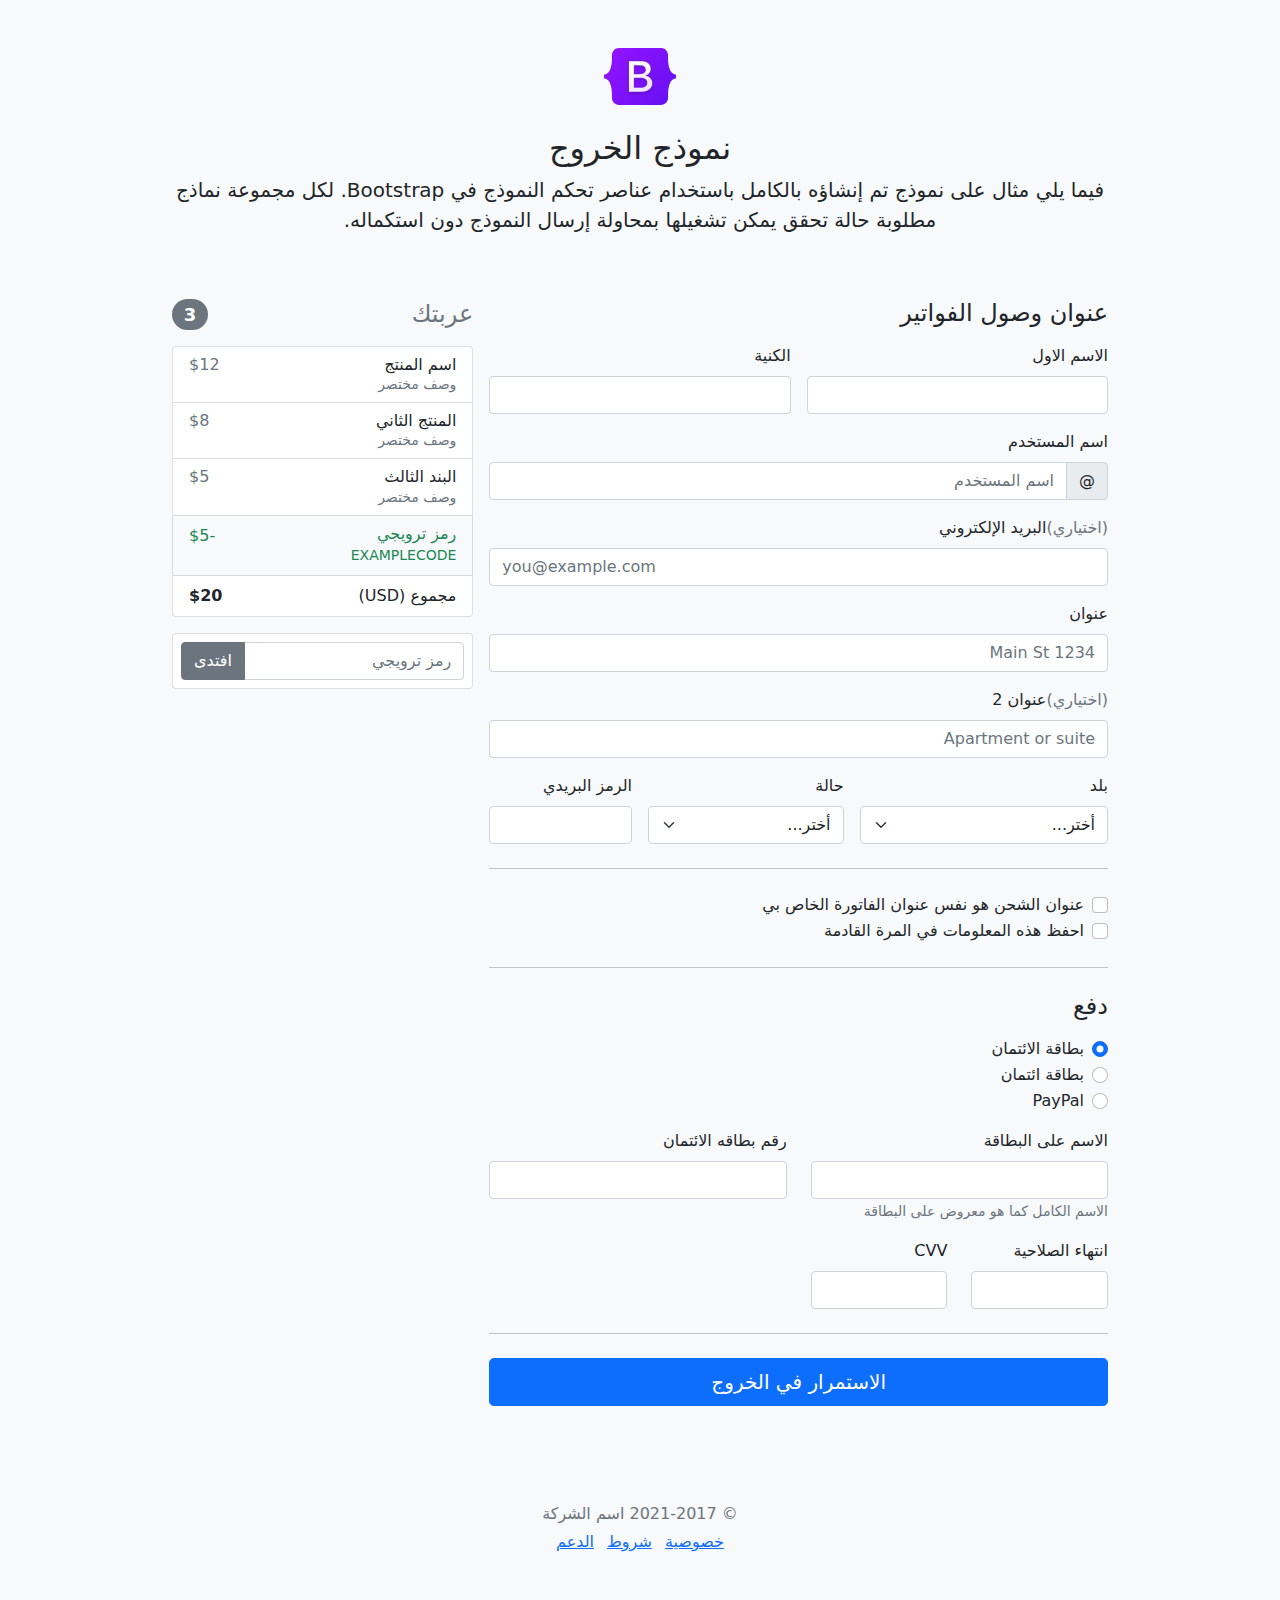
<file: testing/checkout-rtl/index.html>
<!doctype html>
<html lang="ar" dir="rtl">
  <head>
    <meta charset="utf-8">
    <meta name="viewport" content="width=device-width, initial-scale=1">
    <meta name="description" content="">
    <meta name="author" content="Mark Otto, Jacob Thornton, and Bootstrap contributors">
    <meta name="generator" content="Hugo 0.80.0">
    <title>مثال الخروج · Bootstrap v5.0</title>

    <link rel="canonical" href="https://getbootstrap.com/docs/5.0/examples/checkout-rtl/">

    

    <!-- Bootstrap core CSS -->
<link href="../assets/dist/css/bootstrap.rtl.min.css" rel="stylesheet">

    <style>
      .bd-placeholder-img {
        font-size: 1.125rem;
        text-anchor: middle;
        -webkit-user-select: none;
        -moz-user-select: none;
        user-select: none;
      }

      @media (min-width: 768px) {
        .bd-placeholder-img-lg {
          font-size: 3.5rem;
        }
      }
    </style>

    
    <!-- Custom styles for this template -->
    <link href="../checkout/form-validation.css" rel="stylesheet">
  </head>
  <body class="bg-light">
    
<div class="container">
  <main>
    <div class="py-5 text-center">
      <img class="d-block mx-auto mb-4" src="../assets/brand/bootstrap-logo.svg" alt="" width="72" height="57">
      <h2>نموذج الخروج</h2>
      <p class="lead">فيما يلي مثال على نموذج تم إنشاؤه بالكامل باستخدام عناصر تحكم النموذج في Bootstrap. لكل مجموعة نماذج مطلوبة حالة تحقق يمكن تشغيلها بمحاولة إرسال النموذج دون استكماله.</p>
    </div>

    <div class="row g-3">
      <div class="col-md-5 col-lg-4 order-md-last">
        <h4 class="d-flex justify-content-between align-items-center mb-3">
          <span class="text-muted">عربتك</span>
          <span class="badge bg-secondary rounded-pill">3</span>
        </h4>
        <ul class="list-group mb-3">
          <li class="list-group-item d-flex justify-content-between lh-sm">
            <div>
              <h6 class="my-0">اسم المنتج</h6>
              <small class="text-muted">وصف مختصر</small>
            </div>
            <span class="text-muted">$12</span>
          </li>
          <li class="list-group-item d-flex justify-content-between lh-sm">
            <div>
              <h6 class="my-0">المنتج الثاني</h6>
              <small class="text-muted">وصف مختصر</small>
            </div>
            <span class="text-muted">$8</span>
          </li>
          <li class="list-group-item d-flex justify-content-between lh-sm">
            <div>
              <h6 class="my-0">البند الثالث</h6>
              <small class="text-muted">وصف مختصر</small>
            </div>
            <span class="text-muted">$5</span>
          </li>
          <li class="list-group-item d-flex justify-content-between bg-light">
            <div class="text-success">
              <h6 class="my-0">رمز ترويجي</h6>
              <small>EXAMPLECODE</small>
            </div>
            <span class="text-success">-$5</span>
          </li>
          <li class="list-group-item d-flex justify-content-between">
            <span>مجموع (USD)</span>
            <strong>$20</strong>
          </li>
        </ul>

        <form class="card p-2">
          <div class="input-group">
            <input type="text" class="form-control" placeholder="رمز ترويجي">
            <button type="submit" class="btn btn-secondary">افتدى</button>
          </div>
        </form>
      </div>
      <div class="col-md-7 col-lg-8">
        <h4 class="mb-3">عنوان وصول الفواتير</h4>
        <form class="needs-validation" novalidate>
          <div class="row g-3">
            <div class="col-sm-6">
              <label for="firstName" class="form-label">الاسم الاول</label>
              <input type="text" class="form-control" id="firstName" placeholder="" value="" required>
              <div class="invalid-feedback">
                مطلوب الاسم الأول صالح.
              </div>
            </div>

            <div class="col-sm-6">
              <label for="lastName" class="form-label">الكنية</label>
              <input type="text" class="form-control" id="lastName" placeholder="" value="" required>
              <div class="invalid-feedback">
                مطلوب اسم أخير صالح.
              </div>
            </div>

            <div class="col-12">
              <label for="username" class="form-label">اسم المستخدم</label>
              <div class="input-group has-validation">
                <span class="input-group-text">@</span>
                <input type="text" class="form-control" id="username" placeholder="اسم المستخدم" required>
              <div class="invalid-feedback">
                اسم المستخدم الخاص بك مطلوب.
                </div>
              </div>
            </div>

            <div class="col-12">
              <label for="email" class="form-label"><span class="text-muted">(اختياري)</span>البريد الإلكتروني </label>
              <input type="email" class="form-control" id="email" placeholder="you@example.com">
              <div class="invalid-feedback">
                يرجى إدخال عنوان بريد إلكتروني صالح لتحديثات الشحن.
              </div>
            </div>

            <div class="col-12">
              <label for="address" class="form-label">عنوان</label>
              <input type="text" class="form-control" id="address" placeholder="1234 Main St" required>
              <div class="invalid-feedback">
                يرجى إدخال عنوان الشحن الخاص بك.
              </div>
            </div>

            <div class="col-12">
              <label for="address2" class="form-label"><span class="text-muted">(اختياري)</span>عنوان 2 </label>
              <input type="text" class="form-control" id="address2" placeholder="Apartment or suite">
            </div>

            <div class="col-md-5">
              <label for="country" class="form-label">بلد</label>
              <select class="form-select" id="country" required>
                <option value="">أختر...</option>
                <option>الولايات المتحدة الأمريكية</option>
              </select>
              <div class="invalid-feedback">
                يرجى تحديد بلد صالح.
              </div>
            </div>

            <div class="col-md-4">
              <label for="state" class="form-label">حالة</label>
              <select class="form-select" id="state" required>
                <option value="">أختر...</option>
                <option>كاليفورنيا</option>
              </select>
              <div class="invalid-feedback">
                يرجى تقديم حالة صالحة.
              </div>
            </div>

            <div class="col-md-3">
              <label for="zip" class="form-label">الرمز البريدي</label>
              <input type="text" class="form-control" id="zip" placeholder="" required>
              <div class="invalid-feedback">
                الرمز البريدي مطلوب.
              </div>
            </div>
          </div>

          <hr class="my-4">

          <div class="form-check">
            <input type="checkbox" class="form-check-input" id="same-address">
            <label class="form-check-label" for="same-address">عنوان الشحن هو نفس عنوان الفاتورة الخاص بي</label>
          </div>

          <div class="form-check">
            <input type="checkbox" class="form-check-input" id="save-info">
            <label class="form-check-label" for="save-info">احفظ هذه المعلومات في المرة القادمة</label>
          </div>

          <hr class="my-4">

          <h4 class="mb-3">دفع</h4>

          <div class="my-3">
            <div class="form-check">
              <input id="credit" name="paymentMethod" type="radio" class="form-check-input" checked required>
              <label class="form-check-label" for="credit">بطاقة الائتمان</label>
            </div>
            <div class="form-check">
              <input id="debit" name="paymentMethod" type="radio" class="form-check-input" required>
              <label class="form-check-label" for="debit">بطاقة ائتمان</label>
            </div>
            <div class="form-check">
              <input id="paypal" name="paymentMethod" type="radio" class="form-check-input" required>
              <label class="form-check-label" for="paypal">PayPal</label>
            </div>
          </div>

          <div class="row gy-3">
            <div class="col-md-6">
              <label for="cc-name" class="form-label">الاسم على البطاقة</label>
              <input type="text" class="form-control" id="cc-name" placeholder="" required>
              <small class="text-muted">الاسم الكامل كما هو معروض على البطاقة</small>
              <div class="invalid-feedback">
                الاسم على البطاقة مطلوب
              </div>
            </div>

            <div class="col-md-6">
              <label for="cc-number" class="form-label">رقم بطاقه الائتمان</label>
              <input type="text" class="form-control" id="cc-number" placeholder="" required>
              <div class="invalid-feedback">
                رقم بطاقة الائتمان مطلوب
              </div>
            </div>

            <div class="col-md-3">
              <label for="cc-expiration" class="form-label">انتهاء الصلاحية</label>
              <input type="text" class="form-control" id="cc-expiration" placeholder="" required>
              <div class="invalid-feedback">
                تاريخ انتهاء الصلاحية مطلوب
              </div>
            </div>

            <div class="col-md-3">
              <label for="cc-cvv" class="form-label">CVV</label>
              <input type="text" class="form-control" id="cc-cvv" placeholder="" required>
              <div class="invalid-feedback">
                رمز الحماية مطلوب
              </div>
            </div>
          </div>

          <hr class="my-4">

          <button class="w-100 btn btn-primary btn-lg" type="submit">الاستمرار في الخروج</button>
        </form>
      </div>
    </div>
  </main>
  <footer class="my-5 pt-5 text-muted text-center text-small">
    <p class="mb-1">&copy; 2021-2017 اسم الشركة</p>
    <ul class="list-inline">
      <li class="list-inline-item"><a href="#">خصوصية</a></li>
      <li class="list-inline-item"><a href="#">شروط</a></li>
      <li class="list-inline-item"><a href="#">الدعم</a></li>
    </ul>
  </footer>
</div>


    <script src="../assets/dist/js/bootstrap.bundle.min.js"></script>

      <script src="../checkout/form-validation.js"></script>
  </body>
</html>
</file>
<file: carousel.css>
/* GLOBAL STYLES
-------------------------------------------------- */
/* Padding below the footer and lighter body text */

body {
  padding-top: 3rem;
  padding-bottom: 3rem;
  color: #5a5a5a;
}


/* CUSTOMIZE THE CAROUSEL
-------------------------------------------------- */

/* Carousel base class */
.carousel {
  margin-bottom: 4rem;
}
/* Since positioning the image, we need to help out the caption */
.carousel-caption {
  bottom: 3rem;
  z-index: 10;
  background: rgba(75, 75, 75, 0.3)
}

/* Declare heights because of positioning of img element */
.carousel-item {
  height: 32rem;
}
.carousel-item > img {
  position: absolute;
  top: 0;
  left: 0;
  min-width: 100%;
  height: 32rem;
}

.carousel-control-prev-icon {
  background-image: url("data:image/svg+xml,%3csvg xmlns='http://www.w3.org/2000/svg' viewBox='0 0 16 16' fill='%23fff'%3e%3cpath d='M11.354 1.646a.5.5 0 0 1 0 .708L5.707 8l5.647 5.646a.5.5 0 0 1-.708.708l-6-6a.5.5 0 0 1 0-.708l6-6a.5.5 0 0 1 .708 0z'/%3e%3c/svg%3e");
}

.carousel-control-next-icon {
  background-image: url("data:image/svg+xml,%3csvg xmlns='http://www.w3.org/2000/svg' viewBox='0 0 16 16' fill='%23fff'%3e%3cpath d='M4.646 1.646a.5.5 0 0 1 .708 0l6 6a.5.5 0 0 1 0 .708l-6 6a.5.5 0 0 1-.708-.708L10.293 8 4.646 2.354a.5.5 0 0 1 0-.708z'/%3e%3c/svg%3e");
}

.carousel-indicators [data-bs-target] {
  background-color: #fff;
}

/* MARKETING CONTENT
-------------------------------------------------- */

/* Center align the text within the three columns below the carousel */
.marketing .col-lg-4 {
  margin-bottom: 1.5rem;
  text-align: center;
}
.marketing h2 {
  font-weight: 400;
}
/* rtl:begin:ignore */
.marketing .col-lg-4 p {
  margin-right: .75rem;
  margin-left: .75rem;
}
/* rtl:end:ignore */


/* Featurettes
------------------------- */

.featurette-divider {
  margin: 5rem 0; /* Space out the Bootstrap <hr> more */
}

/* Thin out the marketing headings */
.featurette-heading {
  font-weight: 300;
  line-height: 1;
  /* rtl:remove */
  letter-spacing: -.05rem;
}


/* RESPONSIVE CSS
-------------------------------------------------- */

@media (min-width: 40em) {
  /* Bump up size of carousel content */
  .carousel-caption p {
    margin-bottom: 1.25rem;
    font-size: 1.25rem;
    line-height: 1.4;
  }

  .featurette-heading {
    font-size: 50px;
  }
}

@media (min-width: 62em) {
  .featurette-heading {
    margin-top: 7rem;
  }
}
</file>
<file: testing/blog/blog.rtl.css>
/* stylelint-disable selector-list-comma-newline-after */

.blog-header {
  line-height: 1;
  border-bottom: 1px solid #e5e5e5;
}

.blog-header-logo {
  font-family: Amiri, Georgia, "Times New Roman", serif;
  font-size: 2.25rem;
}

.blog-header-logo:hover {
  text-decoration: none;
}

h1, h2, h3, h4, h5, h6 {
  font-family: Amiri, Georgia, "Times New Roman", serif;
}

.display-4 {
  font-size: 2.5rem;
}
@media (min-width: 768px) {
  .display-4 {
    font-size: 3rem;
  }
}

.nav-scroller {
  position: relative;
  z-index: 2;
  height: 2.75rem;
  overflow-y: hidden;
}

.nav-scroller .nav {
  display: flex;
  flex-wrap: nowrap;
  padding-bottom: 1rem;
  margin-top: -1px;
  overflow-x: auto;
  text-align: center;
  white-space: nowrap;
  -webkit-overflow-scrolling: touch;
}

.nav-scroller .nav-link {
  padding-top: .75rem;
  padding-bottom: .75rem;
  font-size: .875rem;
}

.card-img-right {
  height: 100%;
  border-radius: 3px 0 0 3px;
}

.flex-auto {
  flex: 0 0 auto;
}

.h-250 { height: 250px; }
@media (min-width: 768px) {
  .h-md-250 { height: 250px; }
}

/* Pagination */
.blog-pagination {
  margin-bottom: 4rem;
}
.blog-pagination > .btn {
  border-radius: 2rem;
}

/*
 * Blog posts
 */
.blog-post {
  margin-bottom: 4rem;
}
.blog-post-title {
  margin-bottom: .25rem;
  font-size: 2.5rem;
}
.blog-post-meta {
  margin-bottom: 1.25rem;
  color: #727272;
}

/*
 * Footer
 */
.blog-footer {
  padding: 2.5rem 0;
  color: #727272;
  text-align: center;
  background-color: #f9f9f9;
  border-top: .05rem solid #e5e5e5;
}
.blog-footer p:last-child {
  margin-bottom: 0;
}
</file>
<file: testing/blog/blog.css>
/* stylelint-disable selector-list-comma-newline-after */

.blog-header {
  line-height: 1;
  border-bottom: 1px solid #e5e5e5;
}

.blog-header-logo {
  font-family: "Playfair Display", Georgia, "Times New Roman", serif/*rtl:Amiri, Georgia, "Times New Roman", serif*/;
  font-size: 2.25rem;
}

.blog-header-logo:hover {
  text-decoration: none;
}

h1, h2, h3, h4, h5, h6 {
  font-family: "Playfair Display", Georgia, "Times New Roman", serif/*rtl:Amiri, Georgia, "Times New Roman", serif*/;
}

.display-4 {
  font-size: 2.5rem;
}
@media (min-width: 768px) {
  .display-4 {
    font-size: 3rem;
  }
}

.nav-scroller {
  position: relative;
  z-index: 2;
  height: 2.75rem;
  overflow-y: hidden;
}

.nav-scroller .nav {
  display: flex;
  flex-wrap: nowrap;
  padding-bottom: 1rem;
  margin-top: -1px;
  overflow-x: auto;
  text-align: center;
  white-space: nowrap;
  -webkit-overflow-scrolling: touch;
}

.nav-scroller .nav-link {
  padding-top: .75rem;
  padding-bottom: .75rem;
  font-size: .875rem;
}

.card-img-right {
  height: 100%;
  border-radius: 0 3px 3px 0;
}

.flex-auto {
  flex: 0 0 auto;
}

.h-250 { height: 250px; }
@media (min-width: 768px) {
  .h-md-250 { height: 250px; }
}

/* Pagination */
.blog-pagination {
  margin-bottom: 4rem;
}
.blog-pagination > .btn {
  border-radius: 2rem;
}

/*
 * Blog posts
 */
.blog-post {
  margin-bottom: 4rem;
}
.blog-post-title {
  margin-bottom: .25rem;
  font-size: 2.5rem;
}
.blog-post-meta {
  margin-bottom: 1.25rem;
  color: #727272;
}

/*
 * Footer
 */
.blog-footer {
  padding: 2.5rem 0;
  color: #727272;
  text-align: center;
  background-color: #f9f9f9;
  border-top: .05rem solid #e5e5e5;
}
.blog-footer p:last-child {
  margin-bottom: 0;
}
</file>
<file: testing/carousel/carousel.rtl.css>
/* GLOBAL STYLES
-------------------------------------------------- */
/* Padding below the footer and lighter body text */

body {
  padding-top: 3rem;
  padding-bottom: 3rem;
  color: #5a5a5a;
}


/* CUSTOMIZE THE CAROUSEL
-------------------------------------------------- */

/* Carousel base class */
.carousel {
  margin-bottom: 4rem;
}
/* Since positioning the image, we need to help out the caption */
.carousel-caption {
  bottom: 3rem;
  z-index: 10;
}

/* Declare heights because of positioning of img element */
.carousel-item {
  height: 32rem;
}
.carousel-item > img {
  position: absolute;
  top: 0;
  right: 0;
  min-width: 100%;
  height: 32rem;
}


/* MARKETING CONTENT
-------------------------------------------------- */

/* Center align the text within the three columns below the carousel */
.marketing .col-lg-4 {
  margin-bottom: 1.5rem;
  text-align: center;
}
.marketing h2 {
  font-weight: 400;
}
.marketing .col-lg-4 p {
  margin-right: .75rem;
  margin-left: .75rem;
}


/* Featurettes
------------------------- */

.featurette-divider {
  margin: 5rem 0; /* Space out the Bootstrap <hr> more */
}

/* Thin out the marketing headings */
.featurette-heading {
  font-weight: 300;
  line-height: 1;
}


/* RESPONSIVE CSS
-------------------------------------------------- */

@media (min-width: 40em) {
  /* Bump up size of carousel content */
  .carousel-caption p {
    margin-bottom: 1.25rem;
    font-size: 1.25rem;
    line-height: 1.4;
  }

  .featurette-heading {
    font-size: 50px;
  }
}

@media (min-width: 62em) {
  .featurette-heading {
    margin-top: 7rem;
  }
}
</file>
<file: testing/carousel/carousel.css>
/* GLOBAL STYLES
-------------------------------------------------- */
/* Padding below the footer and lighter body text */

body {
  padding-top: 3rem;
  padding-bottom: 3rem;
  color: #5a5a5a;
}


/* CUSTOMIZE THE CAROUSEL
-------------------------------------------------- */

/* Carousel base class */
.carousel {
  margin-bottom: 4rem;
}
/* Since positioning the image, we need to help out the caption */
.carousel-caption {
  bottom: 3rem;
  z-index: 10;
}

/* Declare heights because of positioning of img element */
.carousel-item {
  height: 32rem;
}
.carousel-item > img {
  position: absolute;
  top: 0;
  left: 0;
  min-width: 100%;
  height: 32rem;
}


/* MARKETING CONTENT
-------------------------------------------------- */

/* Center align the text within the three columns below the carousel */
.marketing .col-lg-4 {
  margin-bottom: 1.5rem;
  text-align: center;
}
.marketing h2 {
  font-weight: 400;
}
/* rtl:begin:ignore */
.marketing .col-lg-4 p {
  margin-right: .75rem;
  margin-left: .75rem;
}
/* rtl:end:ignore */


/* Featurettes
------------------------- */

.featurette-divider {
  margin: 5rem 0; /* Space out the Bootstrap <hr> more */
}

/* Thin out the marketing headings */
.featurette-heading {
  font-weight: 300;
  line-height: 1;
  /* rtl:remove */
  letter-spacing: -.05rem;
}


/* RESPONSIVE CSS
-------------------------------------------------- */

@media (min-width: 40em) {
  /* Bump up size of carousel content */
  .carousel-caption p {
    margin-bottom: 1.25rem;
    font-size: 1.25rem;
    line-height: 1.4;
  }

  .featurette-heading {
    font-size: 50px;
  }
}

@media (min-width: 62em) {
  .featurette-heading {
    margin-top: 7rem;
  }
}
</file>
<file: testing/checkout/form-validation.css>
.container {
  max-width: 960px;
}
</file>
<file: testing/cheatsheet/cheatsheet.rtl.css>
body {
  scroll-behavior: smooth;
}

/**
 * Bootstrap "Journal code" icon
 * @link https://icons.getbootstrap.com/icons/journal-code/
 */
.bd-heading a::before {
  display: inline-block;
  width: 1em;
  height: 1em;
  margin-left: .25rem;
  content: "";
  background-image: url("data:image/svg+xml,%3Csvg xmlns='http://www.w3.org/2000/svg' fill='%25230d6efd' viewBox='0 0 16 16'%3E%3Cpath d='M4 1h8a2 2 0 0 1 2 2v10a2 2 0 0 1-2 2H4a2 2 0 0 1-2-2h1a1 1 0 0 0 1 1h8a1 1 0 0 0 1-1V3a1 1 0 0 0-1-1H4a1 1 0 0 0-1 1H2a2 2 0 0 1 2-2z'/%3E%3Cpath d='M2 5v-.5a.5.5 0 0 1 1 0V5h.5a.5.5 0 0 1 0 1h-2a.5.5 0 0 1 0-1H2zm0 3v-.5a.5.5 0 0 1 1 0V8h.5a.5.5 0 0 1 0 1h-2a.5.5 0 0 1 0-1H2zm0 3v-.5a.5.5 0 0 1 1 0v.5h.5a.5.5 0 0 1 0 1h-2a.5.5 0 0 1 0-1H2z'/%3E%3Cpath fill-rule='evenodd' d='M8.646 5.646a.5.5 0 0 1 .708 0l2 2a.5.5 0 0 1 0 .708l-2 2a.5.5 0 0 1-.708-.708L10.293 8 8.646 6.354a.5.5 0 0 1 0-.708zm-1.292 0a.5.5 0 0 0-.708 0l-2 2a.5.5 0 0 0 0 .708l2 2a.5.5 0 0 0 .708-.708L5.707 8l1.647-1.646a.5.5 0 0 0 0-.708z'/%3E%3C/svg%3E");
  background-size: 1em;
}

/* stylelint-disable-next-line selector-max-universal */
.bd-heading + div > * + * {
  margin-top: 3rem;
}

/* Table of contents */
.bd-aside a {
  padding: .1875rem .5rem;
  margin-top: .125rem;
  margin-right: .3125rem;
  color: rgba(0, 0, 0, .65);
  text-decoration: none;
}

.bd-aside a:hover,
.bd-aside a:focus {
  color: rgba(0, 0, 0, .85);
  background-color: rgba(121, 82, 179, .1);
}

.bd-aside .active {
  font-weight: 600;
  color: rgba(0, 0, 0, .85);
}

.bd-aside .btn {
  padding: .25rem .5rem;
  font-weight: 600;
  color: rgba(0, 0, 0, .65);
  border: 0;
}

.bd-aside .btn:hover,
.bd-aside .btn:focus {
  color: rgba(0, 0, 0, .85);
  background-color: rgba(121, 82, 179, .1);
}

.bd-aside .btn:focus {
  box-shadow: 0 0 0 1px rgba(121, 82, 179, .7);
}

.bd-aside .btn::before {
  width: 1.25em;
  line-height: 0;
  content: url("data:image/svg+xml,%3csvg xmlns='http://www.w3.org/2000/svg' width='16' height='16' viewBox='0 0 16 16'%3e%3cpath fill='none' stroke='rgba%280,0,0,.5%29' stroke-linecap='round' stroke-linejoin='round' stroke-width='2' d='M5 14l6-6-6-6'/%3e%3c/svg%3e");
  transition: transform .35s ease;
  transform: rotate(180deg) translateX(-2px);
  transform-origin: .5em 50%;
}

.bd-aside .btn[aria-expanded="true"]::before {
  transform: rotate(90deg);
}


/* Examples */
.scrollspy-example {
  position: relative;
  height: 200px;
  margin-top: .5rem;
  overflow: auto;
}

[id="modal"] .bd-example .btn,
[id="buttons"] .bd-example .btn,
[id="tooltips"] .bd-example .btn,
[id="popovers"] .bd-example .btn,
[id="dropdowns"] .bd-example .btn-group,
[id="dropdowns"] .bd-example .dropdown,
[id="dropdowns"] .bd-example .dropup,
[id="dropdowns"] .bd-example .dropend,
[id="dropdowns"] .bd-example .dropstart {
  margin: 0 0 1rem 1rem;
}

/* Layout */
@media (min-width: 1200px) {
  body {
    display: grid;
    gap: 1rem;
    grid-template-columns: 1fr 4fr 1fr;
    grid-template-rows: auto;
  }

  .bd-header {
    position: fixed;
    top: 0;
    right: 0;
    left: 0;
    z-index: 1030;
    grid-column: 1 / span 3;
  }

  .bd-aside,
  .bd-cheatsheet {
    padding-top: 4rem;
  }

  /**
   * 1. Too bad only Firefox supports subgrids ATM
   */
  .bd-cheatsheet,
  .bd-cheatsheet section,
  .bd-cheatsheet article {
    display: inherit; /* 1 */
    gap: inherit; /* 1 */
    grid-template-columns: 1fr 4fr;
    grid-column: 1 / span 2;
    grid-template-rows: auto;
  }

  .bd-aside {
    grid-area: 1 / 3;
    scroll-margin-top: 4rem;
  }

  .bd-cheatsheet section,
  .bd-cheatsheet section > h2 {
    top: 2rem;
    scroll-margin-top: 2rem;
  }

  .bd-cheatsheet section > h2::before {
    position: absolute;
    top: 0;
    right: 0;
    bottom: -2rem;
    left: 0;
    z-index: -1;
    content: "";
    background-image: linear-gradient(to bottom, rgba(255, 255, 255, 1) calc(100% - 3rem), rgba(255, 255, 255, .01));
  }

  .bd-cheatsheet article,
  .bd-cheatsheet .bd-heading {
    top: 8rem;
    scroll-margin-top: 8rem;
  }

  .bd-cheatsheet .bd-heading {
    z-index: 1;
  }
}
</file>
<file: testing/cheatsheet/cheatsheet.css>
body {
  scroll-behavior: smooth;
}

/**
 * Bootstrap "Journal code" icon
 * @link https://icons.getbootstrap.com/icons/journal-code/
 */
.bd-heading a::before {
  display: inline-block;
  width: 1em;
  height: 1em;
  margin-right: .25rem;
  content: "";
  background-image: url("data:image/svg+xml,%3Csvg xmlns='http://www.w3.org/2000/svg' fill='%25230d6efd' viewBox='0 0 16 16'%3E%3Cpath d='M4 1h8a2 2 0 0 1 2 2v10a2 2 0 0 1-2 2H4a2 2 0 0 1-2-2h1a1 1 0 0 0 1 1h8a1 1 0 0 0 1-1V3a1 1 0 0 0-1-1H4a1 1 0 0 0-1 1H2a2 2 0 0 1 2-2z'/%3E%3Cpath d='M2 5v-.5a.5.5 0 0 1 1 0V5h.5a.5.5 0 0 1 0 1h-2a.5.5 0 0 1 0-1H2zm0 3v-.5a.5.5 0 0 1 1 0V8h.5a.5.5 0 0 1 0 1h-2a.5.5 0 0 1 0-1H2zm0 3v-.5a.5.5 0 0 1 1 0v.5h.5a.5.5 0 0 1 0 1h-2a.5.5 0 0 1 0-1H2z'/%3E%3Cpath fill-rule='evenodd' d='M8.646 5.646a.5.5 0 0 1 .708 0l2 2a.5.5 0 0 1 0 .708l-2 2a.5.5 0 0 1-.708-.708L10.293 8 8.646 6.354a.5.5 0 0 1 0-.708zm-1.292 0a.5.5 0 0 0-.708 0l-2 2a.5.5 0 0 0 0 .708l2 2a.5.5 0 0 0 .708-.708L5.707 8l1.647-1.646a.5.5 0 0 0 0-.708z'/%3E%3C/svg%3E");
  background-size: 1em;
}

/* stylelint-disable-next-line selector-max-universal */
.bd-heading + div > * + * {
  margin-top: 3rem;
}

/* Table of contents */
.bd-aside a {
  padding: .1875rem .5rem;
  margin-top: .125rem;
  margin-left: .3125rem;
  color: rgba(0, 0, 0, .65);
  text-decoration: none;
}

.bd-aside a:hover,
.bd-aside a:focus {
  color: rgba(0, 0, 0, .85);
  background-color: rgba(121, 82, 179, .1);
}

.bd-aside .active {
  font-weight: 600;
  color: rgba(0, 0, 0, .85);
}

.bd-aside .btn {
  padding: .25rem .5rem;
  font-weight: 600;
  color: rgba(0, 0, 0, .65);
  border: 0;
}

.bd-aside .btn:hover,
.bd-aside .btn:focus {
  color: rgba(0, 0, 0, .85);
  background-color: rgba(121, 82, 179, .1);
}

.bd-aside .btn:focus {
  box-shadow: 0 0 0 1px rgba(121, 82, 179, .7);
}

.bd-aside .btn::before {
  width: 1.25em;
  line-height: 0;
  content: url("data:image/svg+xml,%3csvg xmlns='http://www.w3.org/2000/svg' width='16' height='16' viewBox='0 0 16 16'%3e%3cpath fill='none' stroke='rgba%280,0,0,.5%29' stroke-linecap='round' stroke-linejoin='round' stroke-width='2' d='M5 14l6-6-6-6'/%3e%3c/svg%3e");
  transition: transform .35s ease;

  /* rtl:raw:
  transform: rotate(180deg) translateX(-2px);
  */
  transform-origin: .5em 50%;
}

.bd-aside .btn[aria-expanded="true"]::before {
  transform: rotate(90deg)/* rtl:ignore */;
}


/* Examples */
.scrollspy-example {
  position: relative;
  height: 200px;
  margin-top: .5rem;
  overflow: auto;
}

[id="modal"] .bd-example .btn,
[id="buttons"] .bd-example .btn,
[id="tooltips"] .bd-example .btn,
[id="popovers"] .bd-example .btn,
[id="dropdowns"] .bd-example .btn-group,
[id="dropdowns"] .bd-example .dropdown,
[id="dropdowns"] .bd-example .dropup,
[id="dropdowns"] .bd-example .dropend,
[id="dropdowns"] .bd-example .dropstart {
  margin: 0 1rem 1rem 0;
}

/* Layout */
@media (min-width: 1200px) {
  body {
    display: grid;
    gap: 1rem;
    grid-template-columns: 1fr 4fr 1fr;
    grid-template-rows: auto;
  }

  .bd-header {
    position: fixed;
    top: 0;
    /* rtl:begin:ignore */
    right: 0;
    left: 0;
    /* rtl:end:ignore */
    z-index: 1030;
    grid-column: 1 / span 3;
  }

  .bd-aside,
  .bd-cheatsheet {
    padding-top: 4rem;
  }

  /**
   * 1. Too bad only Firefox supports subgrids ATM
   */
  .bd-cheatsheet,
  .bd-cheatsheet section,
  .bd-cheatsheet article {
    display: inherit; /* 1 */
    gap: inherit; /* 1 */
    grid-template-columns: 1fr 4fr;
    grid-column: 1 / span 2;
    grid-template-rows: auto;
  }

  .bd-aside {
    grid-area: 1 / 3;
    scroll-margin-top: 4rem;
  }

  .bd-cheatsheet section,
  .bd-cheatsheet section > h2 {
    top: 2rem;
    scroll-margin-top: 2rem;
  }

  .bd-cheatsheet section > h2::before {
    position: absolute;
    /* rtl:begin:ignore */
    top: 0;
    right: 0;
    bottom: -2rem;
    left: 0;
    /* rtl:end:ignore */
    z-index: -1;
    content: "";
    background-image: linear-gradient(to bottom, rgba(255, 255, 255, 1) calc(100% - 3rem), rgba(255, 255, 255, .01));
  }

  .bd-cheatsheet article,
  .bd-cheatsheet .bd-heading {
    top: 8rem;
    scroll-margin-top: 8rem;
  }

  .bd-cheatsheet .bd-heading {
    z-index: 1;
  }
}
</file>
